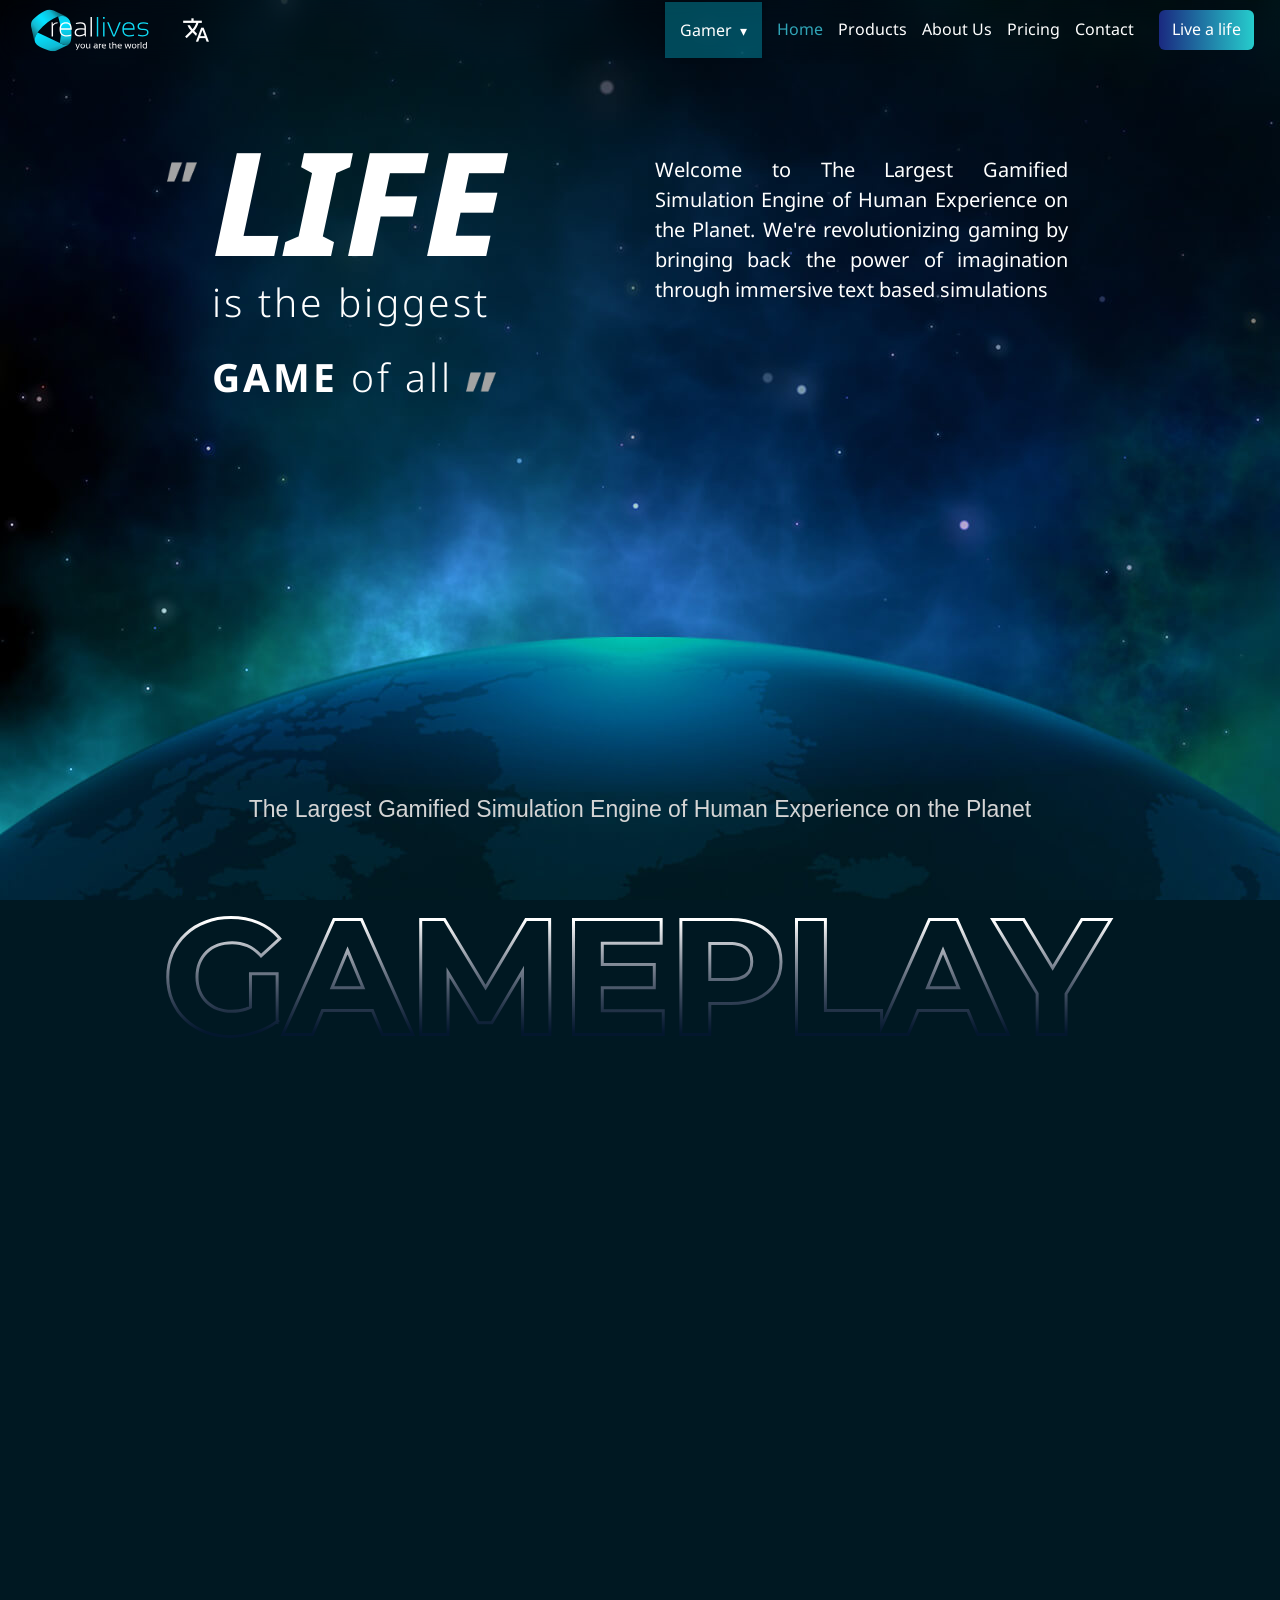
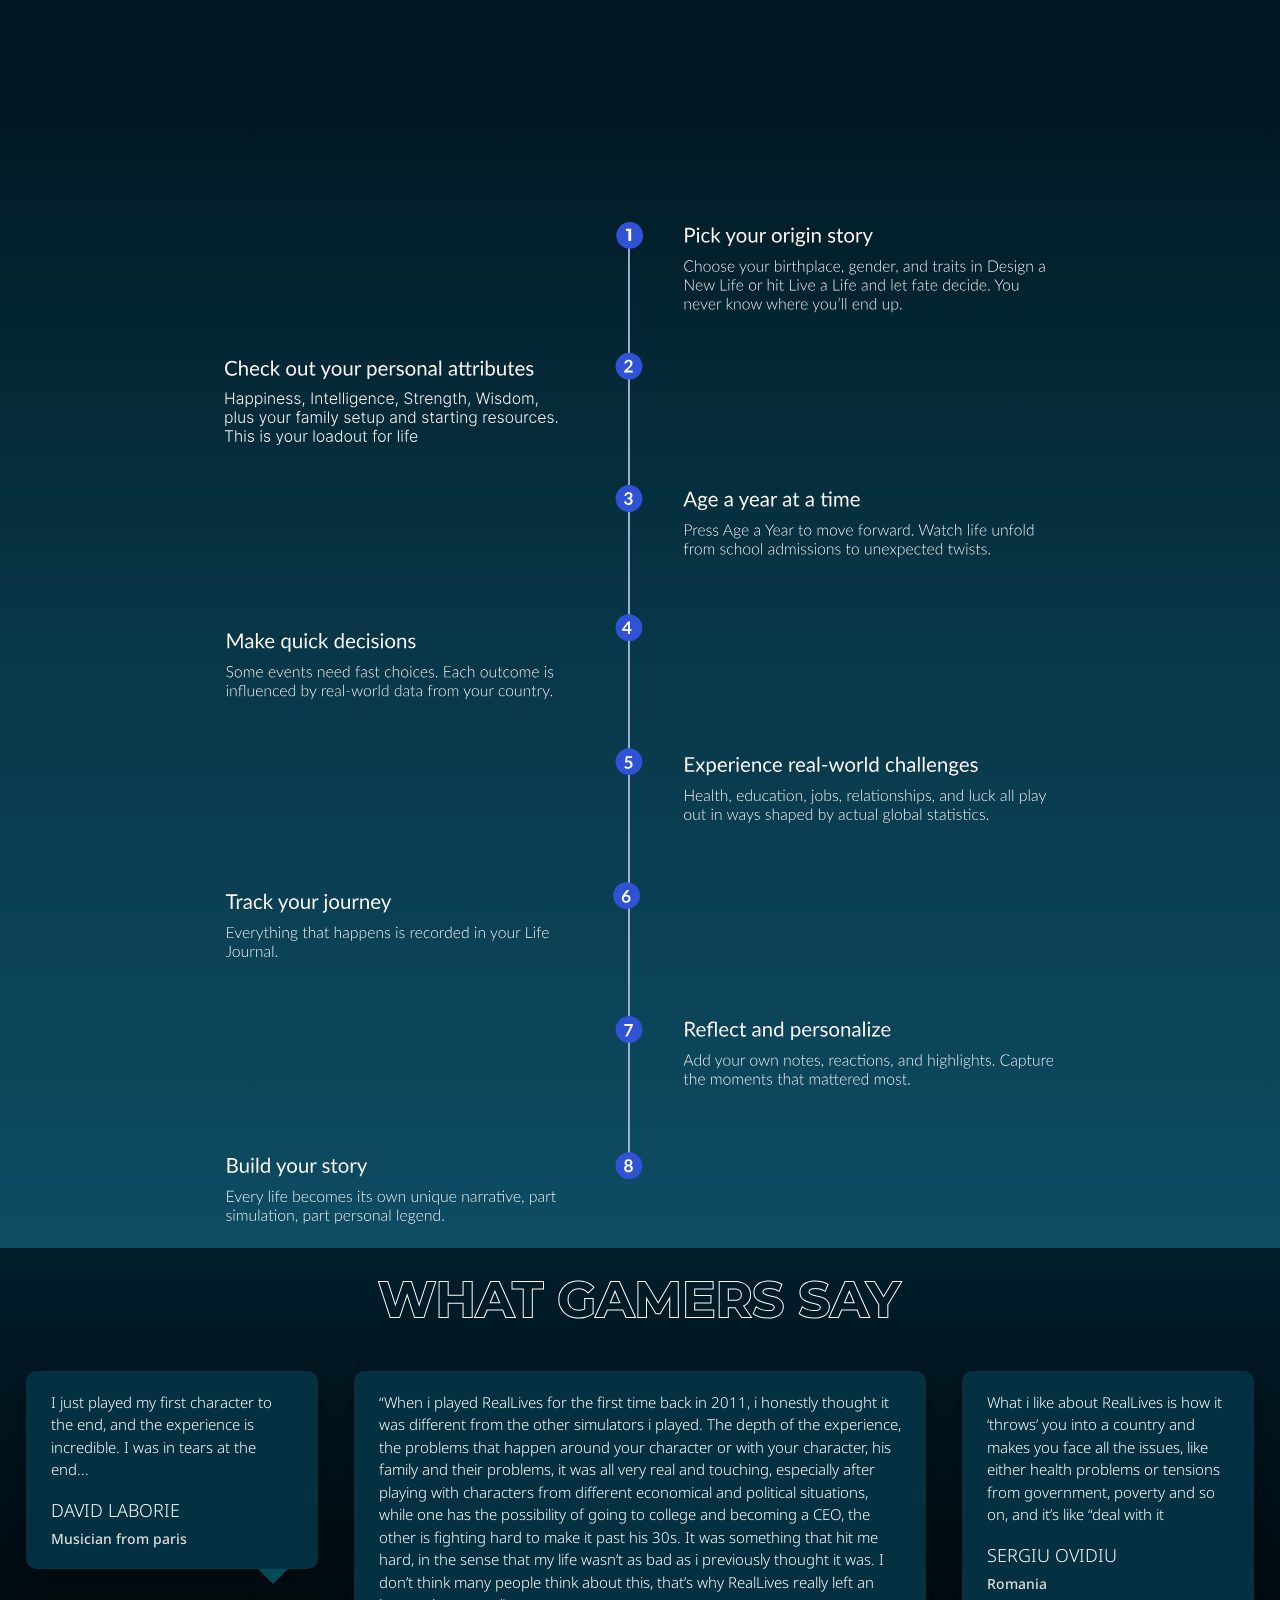
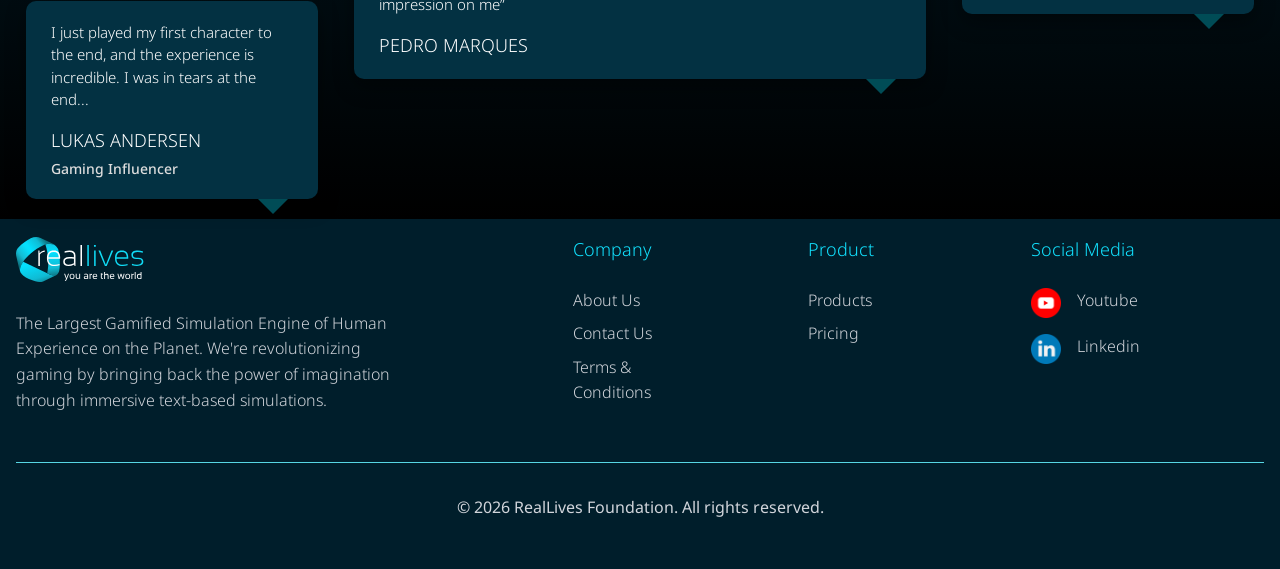
<file: gamer.html>
<!DOCTYPE html>
<html lang="en">
  <head>
    <!-- Google tag (gtag.js) -->
    <script
      async
      src="https://www.googletagmanager.com/gtag/js?id=AW-16856549656"
    ></script>
    <script>
      window.dataLayer = window.dataLayer || [];
      function gtag() {
        dataLayer.push(arguments);
      }
      gtag("js", new Date());
      gtag("config", "AW-16856549656");
    </script>

    <meta charset="UTF-8" />
    <meta name="viewport" content="width=device-width, initial-scale=1.0" />

    <title>RealLives Foundation</title>
    <meta
      name="description"
      content="Empowering Global Citizens Through Immersive Life Simulation"
    />
    <meta
      name="keywords"
      content="RealLives, life simulation, empathy, global citizenship, gamified learning, education technology, changemaker, AI, social impact, cultural awareness, simulation game, global diversity, student engagement, experiential learning, Real AI, RealBoard, Empathy Canvas, ChangeMaker Index"
    />
    <meta name="author" content="RealLives Foundation" />
    <meta
      property="og:title"
      content="RealLives Foundation - Empowering Global Citizens"
    />
    <meta
      property="og:description"
      content="Experience the largest gamified simulation engine of human experience. Foster empathy, global citizenship, and changemaking skills through immersive text-based simulations."
    />
    
    <meta
      name="twitter:title"
      content="RealLives Foundation - Empowering Global Citizens"
    />
    <meta
      name="twitter:description"
      content="Immersive life simulation for empathy, global citizenship, and changemaking."
    />
    

    <meta charset="UTF-8" />
    <meta name="viewport" content="width=device-width, initial-scale=1.0" />

      <meta
      property="og:image"
      content="https://res.cloudinary.com/dexw6sglh/image/upload/v1771840605/reallives-logo_v5cdkc.png"
    />
    <meta
      property="og:image:secure_url"
      content="https://res.cloudinary.com/dexw6sglh/image/upload/v1771840605/reallives-logo_v5cdkc.png"
    />
    <meta property="og:image:type" content="image/png" />
    <meta property="og:title" content="RealLives Foundation" />

    <title>RealLives Foundation</title>
    <meta
      name="description"
      content="Empowering Global Citizens Through Immersive Life Simulation"
    />
    <!-- <link rel="preconnect" href="https://fonts.googleapis.com" />
	<link rel="preconnect" href="https://fonts.gstatic.com" crossorigin /> -->
    <link
      href="https://fonts.googleapis.com/css2?family=Material+Symbols+Outlined"
      rel="stylesheet"
    />

    <!-- <link href="https://fonts.googleapis.com/css2?family=Inter:wght@300;400;500;600;700&display=swap"
		rel="stylesheet" /> -->

    <link rel="stylesheet" href="css/override.css" />
    <link rel="stylesheet" href="css/gamer-css.css" />

    <link rel="stylesheet" href="css/styles.css" />
    <link rel="icon" type="image/svg+xml" href="logo-image/logo.svg" />
    <meta name="theme-color" content="#066d7b" />
  </head>

  <body style="transition: none !important" class="background-pricing">

    <div id="customAlert" class="custom-alert">
      <div class="custom-alert-box">
        <h3>⚠️ Content Protected</h3>
      </div>
    </div>

    <!-- Header -->

    <header class="fixed-postion">
      <div class="container">
        <nav class="nav padding-header">
          <div class="lang-div">
            <a href="Home.html" class="logo">
              <div class="logo-icon logo-icon-reallives">
                <img
                  class="image-fit"
                  src="logo-image/reallives-white-logo.svg"
                  alt=""
                />
              </div>
            </a>
            <div class="language-switcher">
              <span
                id="langIcon"
                class="material-symbols-outlined cursor"
                title="Language"
                style="color: white"
                translate="no"
                >translate
              </span>
              <div id="customDropdown" class="dropdown hidden">
                <div data-value="en">English</div>
                <div data-value="ko">Korean</div>
                <div data-value="sw">Swedish</div>
                <div data-value="ja">Japanese</div>
                <div data-value="de">German</div>
                <div data-value="fr">French</div>
                <div data-value="hi">Hindi</div>
                <div data-value="mr">Marathi</div>
                <div data-value="ur">Urdu</div>
                <div data-value="fi">Finnish</div>
                <div data-value="zh-CN">Chinese (Simplified)</div>
                <div data-value="zh-TW">Chinese (Traditional)</div>
                <div data-value="es">Spanish</div>
                <div data-value="th">Thai</div>
                <div data-value="ms">Malay</div>
                <div data-value="id">Bahasa Indonesia</div>
                <div data-value="nl">Dutch</div>
                <div data-value="gsw">Swiss German</div>
                <div data-value="it">Italian</div>
              </div>
            </div>
          </div>
          <div id="google_translate_element" style="display: none"></div>

          <div class="nav-links background-navelink-color">
            <div class="dropdown-wrapper">
              <button class="dropdown-button gamer-btn-color">Gamer</button>
              <div class="dropdown-menu">
                <a href="school-index.html" target="_blank">
                  School
                  <span
                    class="material-symbols-outlined arrow-left"
                    translate="no"
                  >
                    arrow_outward
                  </span>
                </a>
                <a href="university-index.html" target="_blank">
                  University
                  <span
                    class="material-symbols-outlined arrow-left"
                    translate="no"
                  >
                    arrow_outward
                  </span>
                </a>
                <a href="parent-index.html" target="_blank">
                  Home Schoolers
                  <span
                    class="material-symbols-outlined arrow-left"
                    translate="no"
                  >
                    arrow_outward
                  </span>
                </a>
              </div>
            </div>

            <a href="#gamer-home" class="nav-link active white-nagation-color"
              >Home</a
            >

            <a href="#products" class="nav-link white-nagation-color"
              >Products</a
            >

            <a href="#about-us-gamer" class="nav-link white-nagation-color"
              >About Us</a
            >

            <a href="#pricing" class="nav-link white-nagation-color">Pricing</a>

            <a href="#contact-us" class="nav-link white-nagation-color"
              >Contact</a
            >

            <a
              class="live-a-life-btn white-nagation-color"
              href="https://reallivesworld.com/login"
              target="_blank"
            >
              Live a life
            </a>
          </div>

          <button class="mobile-menu-toggle" aria-label="Toggle menu">
            <span class="background-white"></span>
            <span class="background-white"></span>
            <span class="background-white"></span>
          </button>
        </nav>
      </div>
    </header>

    <!-- Lodder Section -->
    <div id="loader-overlay">
      <div class="loader"></div>
    </div>

    <div id="gamer">
      <!-- gamer screen  -->

      <div
        class="container-wrapper-rc gap-gamer tab-panel active"
        id="gamer-home"
      >
        <div class="gamer-container-screen">
          <img
            class="gamer-image-width"
            src="image/background-gamer-image.jpg"
            alt=""
          />

          <div class="gamer-meddle-text">
            <div class="wrapper-gamer-text">
              <div class="text-gamer-title-box">
                <div class="two-box-text-container">
                  <img
                    class="bracetes-style absolute-cots-gamer"
                    src="image/top-bracetes.png"
                    alt=""
                  />

                  <h1 class="life-text">LIFE</h1>

                  <p class="mid-text-gamer">is the biggest</p>

                  <p class="foot-text-style">
                    <span class="game-text-style">GAME </span> of all
                    <img
                      class="bracetes-style"
                      src="image/top-bracetes.png"
                      alt=""
                    />
                  </p>
                </div>

                <div class="two-box-text-container">
                  <p class="data-gamer-top-text">
                    Welcome to The Largest Gamified Simulation Engine of Human
                    Experience on the Planet. We're revolutionizing gaming by
                    bringing back the power of imagination through immersive
                    text based simulations
                  </p>
                </div>

                <!-- <img class="width-image" src="image/gamer-main-text.svg	" alt="" /> -->
              </div>
            </div>

            <p class="gamer-text-1">
              The Largest Gamified Simulation Engine of Human Experience on the
              Planet
            </p>
          </div>
        </div>

        <div class="gamer-gameplay-container">
          <div class="gameplay-text">
            <img src="image-add/GAMEPLAY.svg" alt="" />
          </div>

          <div class="embed-container-box gamer-top-padding">
            <div class="iframe-wrapper">
              <iframe
                class="iframe-width"
                src="https://demo.arcade.software/T3kOXgmqRKrPgCzTcKQF?embed&embed_mobile=tab&embed_desktop=inline&show_copy_link=true"
                frameborder="0"
              ></iframe>
            </div>
          </div>

          <div class="text-image-data-container margin-top-1">
            <img src="image/gamer-timeline.svg" alt="" />
          </div>

          <div class="what-gamer-says-container">
            <div class="what-gamer-say-box flex-center">
              <img src="image-add/WHAT GAMERS SAY.svg" alt="" />
            </div>

            <div class="message-structure-container">
              <div class="gamer-left-box">
                <div class="review-box">
                  <p>
                    I just played my first character to the end, and the
                    experience is incredible. I was in tears at the end...
                  </p>

                  <span class="span-name-title">
                    <div class="review-author">David Laborie</div>

                    <p>Musician from paris</p>
                  </span>
                </div>

                <div class="review-box">
                  <p>
                    I just played my first character to the end, and the
                    experience is incredible. I was in tears at the end...
                  </p>

                  <span class="span-name-title">
                    <div class="review-author">Lukas andersen</div>

                    <p>Gaming Influencer</p>
                  </span>
                </div>
              </div>

              <div class="mid-gamer-box">
                <div class="review-box">
                  <p>
                    “When i played RealLives for the first time back in 2011, i
                    honestly thought it was different from the other simulators
                    i played. The depth of the experience, the problems that
                    happen around your character or with your character, his
                    family and their problems, it was all very real and
                    touching, especially after playing with characters from
                    different economical and political situations, while one has
                    the possibility of going to college and becoming a CEO, the
                    other is fighting hard to make it past his 30s. It was
                    something that hit me hard, in the sense that my life wasn’t
                    as bad as i previously thought it was. I don’t think many
                    people think about this, that’s why RealLives really left an
                    impression on me”
                  </p>

                  <span class="span-name-title">
                    <div class="review-author">pedro marques</div>

                    <!-- <p>Musician from paris</p> -->
                  </span>
                </div>
              </div>

              <div class="gamer-right-box">
                <div class="review-box">
                  <p>
                    What i like about RealLives is how it ‘throws’ you into a
                    country and makes you face all the issues, like either
                    health problems or tensions from government, poverty and so
                    on, and it’s like “deal with it
                  </p>

                  <span class="span-name-title">
                    <div class="review-author">sergiu ovidiu</div>

                    <p>Romania</p>
                  </span>
                </div>
              </div>
            </div>
          </div>
        </div>
      </div>
      <!-- gamer screen  -->

      <!-- about us  -->
      <section
        id="about-us-gamer"
        class="hero-page background-color-transparent p-t-4 tab-panel"
      >
        <div class="container">
          <div class="tabs">
            <button
              class="tab-btn active"
              data-group="group3"
              data-tab="tabE1"
              data-color="#F2D3BC"
            >
              History
            </button>
            <button
              class="tab-btn"
              data-group="group3"
              data-tab="tabE2"
              data-color="#DCF6E0"
            >
              The Team
            </button>
            <button
              class="tab-btn"
              data-group="group3"
              data-tab="tabE3"
              data-color="#DAEDF1"
            >
              Global Support
            </button>
            <button
                class="tab-btn"
                data-group="group3"
                data-tab="tabE4"
                data-color="rgb(197 211 242)"
              >
               Inventor
              </button>
          </div>

          <div class="tab-content active" data-group="group3" id="tabE1">
            <div class="container-history-tab">
              <div class="history-first-container">
                <div class="image-card-reallives width-88">
                  <img src="gamer-image/reallives-start-1.svg" alt="" />
                </div>
                <div class="image-card-reallives width-88">
                  <img src="gamer-image/reallives-start-2.svg" alt="" />
                </div>
                <div class="image-card-reallives width-88">
                  <img src="gamer-image/reallives-start-3.svg" alt="" />
                </div>
                <div class="image-card-reallives width-88">
                  <img src="image/reallives-logo 1.svg" alt="" />
                </div>

                <div class="image-card-reallives width-88">
                  <img src="image/rl-ai-logo.svg" alt="" />
                </div>
              </div>

              <div class="line-arrow-box">
                <div class="line-inner-box">
                  <div class="arrow-box">
                    <div class="line-arrow-2"></div>
                  </div>

                  <div class="arrow-box">
                    <div class="line-arrow-2"></div>
                  </div>

                  <div class="arrow-box">
                    <div class="line-arrow-2"></div>
                  </div>

                  <div class="arrow-box">
                    <div class="line-arrow-2"></div>
                  </div>

                  <div class="arrow-box">
                    <div class="line-arrow-2"></div>
                  </div>
                </div>
              </div>

              <div class="history-second-container">
                <div class="card-realives-version">
                  <p class="reallives-text-version color-gamer-2a">
                    RealLives 2004
                  </p>

                  <p class="reallives-description-text color-gamer-2a">
                    The first widely adopted version of RealLives that
                    introduced players to a simulation of life across the globe.
                    With a basic UI and limited data, this version laid the
                    foundation for what would become a powerful learning tool on
                    global diversity.
                  </p>
                </div>

                <div class="card-realives-version">
                  <p class="reallives-text-version color-gamer-2a">
                    RealLives 2007
                  </p>

                  <p class="reallives-description-text color-gamer-2a">
                    An improved interface and broader country database made this
                    edition more immersive. RealLives 2007 added more life
                    events, cultural depth, and socio-economic details, bringing
                    users closer to the everyday realities of people worldwide.
                  </p>
                </div>

                <div class="card-realives-version">
                  <p class="reallives-text-version color-gamer-2a">
                    RealLives 2014
                  </p>

                  <p class="reallives-description-text color-gamer-2a">
                    With enhanced graphics and better event logic, this version
                    offered a more detailed life simulation experience. It
                    allowed users to make impactful life decisions and see the
                    consequences unfold over time. This version continued as a
                    standalone desktop application.
                  </p>
                </div>

                <div class="card-realives-version">
                  <p class="reallives-text-version color-gamer-2a">
                    RealLives 2017
                  </p>

                  <p class="reallives-description-text color-gamer-2a">
                    This cloud-based version of RealLives, released in October
                    2017, brought the experience online. With a revamped
                    interface and updated global data, it works seamlessly on
                    all modern browsers and operating systems.
                  </p>
                </div>

                <div class="card-realives-version">
                  <p class="reallives-text-version color-gamer-2a">
                    RealLives 2025
                  </p>

                  <p class="reallives-description-text color-gamer-2a">
                    Powered by AI, this edition delivers personalized life
                    paths, smarter event logic, and real-time global data. A
                    modern interface, dynamic cultural scenarios, and adaptive
                    learning tools make this the most immersive and insightful
                    RealLives experience yet.
                  </p>

                  <span class="current-version"> Current Version </span>
                </div>
              </div>
            </div>
          </div>

          <div class="tab-content" data-group="group3" id="tabE2">
            <div class="reallives-inforamation-container">
              <!-- <div class="container-founder-reallives">
                <div class="image-title-fouder">
                  <span class="inventor-container">
                    <h1 class="color-white-gamer">Inventor</h1>
                    <p class="color-white-gamer">Kathy and Bob Runyan</p>
                  </span>

                  <div class="inventor-image-box">
                    <img
                      class="width-image"
                      src="image-add/bob-image.jpg"
                      alt=""
                    />
                  </div>
                </div>

                <div
                  class="descritpion-container-founder month-count-text-gamer"
                >
                  <p>
                    Bob Runyan grew up in California's emerging Silicon Valley,
                    where early exposure to technology sparked his lifelong
                    curiosity. His travels through Mexico and Europe as a young
                    soccer player deepened his passion for understanding diverse
                    cultures and perspectives.
                  </p>
                  <p>
                    After serving with the Peace Corps in the Seychelles
                    Islands—where he taught math and computer science—Bob
                    transitioned into computer programming in 1989. In 1996,
                    inspired by technology's potential to build empathy, he
                    conceived software that could simulate life experiences
                    worldwide using real statistical data. This vision led him
                    to found Educational Simulations Inc. and launch RealLives
                    in 2001.
                  </p>
                  <p>
                    The partnership that would transform RealLives began when
                    Bob met Dr. Parag Mankeeker through the Ashoka Foundation,
                    recognizing his exceptional vision for the platform's global
                    potential.
                  </p>
                </div>
              </div> -->

              <div class="leader-container-section">
                <div
                  class="descritpion-container-founder month-count-text-gamer"
                >
                  <p>
                    Dr. Parag Mankeeker is a social technology entrepreneur
                    whose journey spans medicine, public health, and
                    anthropology. His multidisciplinary expertise has driven him
                    to tackle complex social challenges, from developing
                    innovative hospitals to managing disaster response systems.
                  </p>
                  <p>
                    Parag's work has taken him to the frontlines of
                    understanding global conflicts, including terrorism research
                    in India and Afghanistan. His commitment to positive change
                    has earned him recognition as both an Ashoka Fellow and
                    Salzburg Seminar Fellow.
                  </p>
                  <p>
                    Now leading RealLives' global expansion, Parag is
                    transforming the platform into a powerful tool for building
                    empathy and socio-emotional learning, advancing the shared
                    dream of creating a more empathetic world.
                  </p>
                </div>

                <div class="image-title-fouder">
                  <span class="inventor-container">
                    <h1 class="color-white-gamer">Leader</h1>
                    <p class="color-white-gamer">Dr. Parag Mankeekar</p>
                  </span>

                  <div class="inventor-image-box">
                    <img
                      class="width-image"
                      src="image-add/ceo-image.jpg"
                      alt=""
                    />
                  </div>
                </div>
              </div>

              <div class="container-founder-reallives">
                <div class="image-title-fouder">
                  <span class="inventor-container">
                    <h1 class="color-white-gamer">Academic  Research Coordinator</h1>
                    <p class="color-white-gamer">Dr. Yogesh Deshpande</p>
                  </span>

                  <div class="inventor-image-box">
                    <img
                      class="width-image"
                      src="image/YDD-2.png"
                      alt=""
                    />
                  </div>
                </div>

                <div class="descritpion-container-founder">
                  <p class="color-white-gamer">
                    Prof. (Dr.) Yogesh Deshpande is an accomplished and student-focused Professor of Information Technology with three decades of teaching, research, and leadership experience. Creates challenging and engaging learning experiences through appropriate use of educational technology tools and applications, inspiring students to pursue academic and personal excellence for becoming life-long learners. 
                  </p>
                  <p class="color-white-gamer">
                    Holds a Ph.D. in Human–Computer Interaction Design from IIT Guwahati. Expertise in curriculum development, evaluation methodologies, academic audits, and human-centred design, with proven leadership roles as Dean and Director in reputed institutions. 
                  </p>
                  <p class="color-white-gamer">
                    Taught a diverse portfolio of courses including Human–Computer Interaction (HCI), Augmented and Virtual Reality (AR/VR), Data Mining, and Applied Statistics, and successfully supervised six Ph.D. scholars in emerging technology domains.
                  </p>
                </div>
              </div>

              <div class="team-reallives-container">
                <h1 class="color-white-gamer">Working Team</h1>

                <div class="team-box-mian working-team-background-color">
                  <div class="name-box-colume">
                    <h3 class="name-user text-card-black-gamer">
                      Parag Mankeekar
                    </h3>
                    <p class="name-profile month-count-text-gamer">
                      Team Leader
                    </p>
                  </div>

                  <div class="name-box-colume">
                    <h3 class="name-user text-card-black-gamer">
                      Ravi Gulhane
                    </h3>
                    <p class="name-profile month-count-text-gamer">CTO</p>
                  </div>

                  <div class="name-box-colume">
                    <h3 class="name-user text-card-black-gamer">
                      Ajit Ghanekar
                    </h3>
                    <p class="name-profile month-count-text-gamer">
                      Chief Stasitician
                    </p>
                  </div>

                  <div class="name-box-colume">
                    <h3 class="name-user text-card-black-gamer">
                      Atharva Nijampurkar
                    </h3>
                    <p class="name-profile month-count-text-gamer">
                      Senior Backend Developer
                    </p>
                  </div>

                  <div class="name-box-colume">
                    <h3 class="name-user text-card-black-gamer">
                      Pankaj Sapkal
                    </h3>
                    <p class="name-profile month-count-text-gamer">
                      Chief Strategist
                    </p>
                  </div>

                  <div class="name-box-colume">
                    <h3 class="name-user text-card-black-gamer">
                      Vidya Mankeekar
                    </h3>
                    <p class="name-profile month-count-text-gamer">
                      Account and HR
                    </p>
                  </div>

                  <div class="name-box-colume">
                    <h3 class="name-user text-card-black-gamer">
                      Adarsh Vishwakarma
                    </h3>
                    <p class="name-profile month-count-text-gamer">
                      Frontend Developer
                    </p>
                  </div>

                  <div class="name-box-colume">
                    <h3 class="name-user text-card-black-gamer">
                      Viraj Kabbur
                    </h3>
                    <p class="name-profile month-count-text-gamer">
                      Product Manager
                    </p>
                  </div>

                  <div class="name-box-colume">
                    <h3 class="name-user text-card-black-gamer">
                      Janhavi Desai
                    </h3>
                    <p class="name-profile month-count-text-gamer">
                      Translation Intern
                    </p>
                  </div>

                  <div class="name-box-colume">
                    <h3 class="name-user text-card-black-gamer">
                      Sakshi Kulkarni
                    </h3>
                    <p class="name-profile month-count-text-gamer">
                      Translation Intern
                    </p>
                  </div>

                  <div class="name-box-colume">
                    <h3 class="name-user text-card-black-gamer">
                      Bhoomi Luniya
                    </h3>
                    <p class="name-profile month-count-text-gamer">AI Intern</p>
                  </div>
                </div>
              </div>

              <div class="interant-team-member-container">
                <div class="inerant-description-container">
                  <h1 class="text-title-inerant color-white-gamer">
                    Itinerant Team Members
                  </h1>

                  <div
                    class="descritpion-container-founder padding-top-0 month-count-text-gamer"
                  >
                    <p>
                      We extend our deepest gratitude to the many talented
                      professionals from the Neeti team whose significant
                      contributions helped bring this ambitious project to life.
                      Their expertise and dedication laid crucial groundwork for
                      RealLives' continued evolution.
                    </p>

                    <p>
                      Over the past three years, more than 200 passionate
                      interns from diverse backgrounds and disciplines have
                      poured their energy into this labor of love. These
                      remarkable individuals—spanning fields from technology and
                      education to social sciences and design—have each left
                      their mark on RealLives, contributing fresh perspectives,
                      innovative solutions, and countless hours of dedicated
                      work.
                    </p>

                    <p>
                      We are profoundly grateful to the following organizations
                      for their generous support in connecting us with
                      exceptional talent. By providing outstanding interns who
                      shared our vision for building empathy through technology,
                      these institutions have become integral partners in our
                      mission to create a more understanding world. Their
                      commitment to fostering meaningful educational and
                      professional experiences has directly contributed to
                      RealLives' growth and impact.
                    </p>

                    <p>
                      To every intern, mentor, and supporting organization—your
                      contributions have not only advanced our platform but have
                      also embodied the very spirit of global collaboration and
                      cultural exchange that RealLives seeks to promote.
                    </p>
                  </div>
                </div>

                <div class="name-change-animation-box">
                  <div class="name-box black-card-color color-white-gamer">
                    <div class="slot slot-1 color-white-gamer">
                      <p>Manisha Sathe</p>
                      <p>Vivek Rishi</p>
                      <p>Paresh Deshpande</p>
                      <p>Nikhil Jain</p>
                      <p>Purva Deshpande</p>
                      <p>Sateesh Khomne</p>
                      <p>Namita Pandya</p>
                      <p>Abhijit Kuljkarni</p>
                      <p>Aniruddha Bhide</p>
                      <p>Chaitanya Joshi</p>
                      <p>Tejas Chitale</p>
                      <p>Pinaki Dixit</p>
                      <p>Bob Runyan</p>
                    </div>

                    <!-- Slot 2 -->

                    <div class="slot slot-2">
                      <p>Omkar Chandrachud</p>
                      <p>Makarand Vagaskar</p>
                      <p>Dilip Kalantri</p>
                      <p>Dr. Manasi Abhyankar</p>
                      <p>Lukesh Bundele</p>
                      <p>Yogini Barde</p>
                      <p>Aditi Thombre</p>
                      <p>Ramesh Garudkar</p>
                      <p>Sarita Karde</p>
                      <p>Anjani Pathak</p>
                      <p>Jaganntah Shelar</p>
                      <p>Sharvari Kulkarni</p>
                    </div>
                  </div>
                </div>
              </div>
            </div>
          </div>

          <div class="tab-content" data-group="group3" id="tabE3">
            <div class="container-main-global-suport">
              <div class="container-thanks-box">
                <h1 class="special-thanks-title color-white-gamer">
                  Special Thanks
                </h1>

                <div class="special-thanks-container">
                  <div class="colume-box-data special-thanks-backgroundcolor">
                    <div class="image-thanks-box">
                      <img
                        class="width-image"
                        src="global-support-image/thanks-ashoka-img.jpg"
                        alt=""
                      />
                    </div>

                    <p class="text-card-black-gamer">
                      We thank Ashoka for fostering empathy and social
                      innovation worldwide. Their recognition of Dr. Parag
                      Mankeeker as an Ashoka Fellow validated our mission and
                      connected us with a global network of changemakers who
                      share our vision of building cross-cultural understanding
                      through transformative education.
                    </p>
                  </div>

                  <div class="colume-box-data special-thanks-backgroundcolor">
                    <div class="image-thanks-box">
                      <img
                        class="width-image"
                        src="global-support-image/bmgi-img.jpg"
                        alt=""
                      />
                    </div>

                    <p class="text-card-black-gamer">
                      We thank BMGI Global for their strategic partnership and
                      management consulting expertise across India and the Asia
                      Pacific region. Their professional guidance has helped us
                      navigate complex markets while staying true to our mission
                      of creating meaningful educational impact through
                      technology.
                    </p>
                  </div>

                  <div class="colume-box-data special-thanks-backgroundcolor">
                    <div class="image-thanks-box">
                      <img
                        class="width-image"
                        src="global-support-image/impact-world-img.png"
                        alt=""
                      />
                    </div>

                    <p class="text-card-black-gamer">
                      We are grateful to Ashoka Globalizer for accelerating our
                      worldwide impact. Their specialized support in scaling
                      social innovations has been instrumental in helping
                      RealLives reach new communities globally, amplifying our
                      ability to foster empathy and understanding in classrooms
                      around the world.
                    </p>
                  </div>
                </div>
              </div>

              <div class="container-gratfull-reallives">
                <h1 class="special-thanks-title color-white-gamer">
                  Always Grateful
                </h1>

                <div class="colume-gratefull-reallives">
                  <div class="members-colume-box">
                    <div class="image-thanks-box">
                      <img
                        class="width-image"
                        src="global-support-image/Lee Hartwell-img.jpg"
                        alt=""
                      />
                    </div>

                    <div class="descritption-profile-box">
                      <span>
                        <h4 class="memebr-name-title color-white-gamer">
                          Lee Hartwell
                        </h4>
                        <p class="country-title-text text-card-black-gamer">
                          Arizona, USA
                        </p>
                      </span>

                      <p class="member-descritption-text text-card-black-gamer">
                        Nobel Laureate (2001), Nobel Prize in Physiology or
                        Medicine
                      </p>
                    </div>
                  </div>

                  <div class="members-colume-box">
                    <div class="image-thanks-box">
                      <img
                        class="width-image"
                        src="global-support-image/David Gibson-img.jpg"
                        alt=""
                      />
                    </div>

                    <div class="descritption-profile-box">
                      <span>
                        <h4 class="memebr-name-title color-white-gamer">
                          David Gibson
                        </h4>
                        <p class="country-title-text text-card-black-gamer">
                          Perth, Australia
                        </p>
                      </span>

                      <p class="member-descritption-text text-card-black-gamer">
                        Director | Learning Futures | Curtin Learning and
                        Teaching, Australia.
                      </p>
                    </div>
                  </div>

                  <div class="members-colume-box">
                    <div class="image-thanks-box">
                      <img
                        class="width-image"
                        src="global-support-image/Laura Giadorou-Koch-img.jpg"
                        alt=""
                      />
                    </div>

                    <div class="descritption-profile-box">
                      <span>
                        <h4 class="memebr-name-title color-white-gamer">
                          Laura Giadorou-Koch
                        </h4>
                        <p class="country-title-text text-card-black-gamer">
                          NY, USA
                        </p>
                      </span>

                      <p class="member-descritption-text text-card-black-gamer">
                        Practiced corporate law on Wall Street. System-level
                        social entrepreneur and innovative educator & CEO
                      </p>
                    </div>
                  </div>

                  <div class="members-colume-box">
                    <div class="image-thanks-box">
                      <img
                        class="width-image"
                        src="global-support-image/Naresh Shahani-img.jpg"
                        alt=""
                      />
                    </div>

                    <div class="descritption-profile-box">
                      <span>
                        <h4 class="memebr-name-title color-white-gamer">
                          Naresh Shahani
                        </h4>
                        <p class="country-title-text text-card-black-gamer">
                          Mumbai, India
                        </p>
                      </span>

                      <p class="member-descritption-text text-card-black-gamer">
                        MD and Founder, BMGI India Business Coach Innovation and
                        Organic Growth with Consulting Experience
                      </p>
                    </div>
                  </div>

                  <div class="members-colume-box">
                    <div class="image-thanks-box">
                      <img
                        class="width-image"
                        src="global-support-image/Abhay Nalawade-img.jpg"
                        alt=""
                      />
                    </div>

                    <div class="descritption-profile-box">
                      <span>
                        <h4 class="memebr-name-title color-white-gamer">
                          Abhay Nalawade
                        </h4>
                        <p class="country-title-text text-card-black-gamer">
                          Pune, India
                        </p>
                      </span>

                      <p class="member-descritption-text text-card-black-gamer">
                        Advisor for start-ups, technology companies, social
                        organizations, Entrepreneur & Ex-MD/CEO of Thermax
                      </p>
                    </div>
                  </div>

                  <div class="members-colume-box">
                    <div class="image-thanks-box">
                      <img
                        class="width-image"
                        src="global-support-image/Milind Desai-img.jpg"
                        alt=""
                      />
                    </div>

                    <div class="descritption-profile-box">
                      <span>
                        <h4 class="memebr-name-title color-white-gamer">
                          Milind Desai
                        </h4>
                        <p class="country-title-text text-card-black-gamer">
                          Mumbai, India
                        </p>
                      </span>

                      <p class="member-descritption-text text-card-black-gamer">
                        Advisor, Trackball Consultancy Services Private Limited
                      </p>
                    </div>
                  </div>
                </div>
              </div>

              <div class="team-reallives-container">
                <h1 class="text-center color-white-gamer">Thanks</h1>

                <div class="team-box-mian working-team-background-color">
                  <div class="name-box-colume">
                    <h3 class="name-user text-card-black-gamer">
                      Natya Tatineni
                    </h3>
                    <p class="name-profile month-count-text-gamer">
                      Bangalore, India
                    </p>
                  </div>

                  <div class="name-box-colume">
                    <h3 class="name-user text-card-black-gamer">Bob Runyan</h3>
                    <p class="name-profile month-count-text-gamer">
                      Chico, CA, USA
                    </p>
                  </div>

                  <div class="name-box-colume">
                    <h3 class="name-user text-card-black-gamer">
                      Neelesh Kulkarni
                    </h3>
                    <p class="name-profile month-count-text-gamer">
                      Pune, India
                    </p>
                  </div>

                  <div class="name-box-colume">
                    <h3 class="name-user text-card-black-gamer">
                      Anil Paranjape
                    </h3>
                    <p class="name-profile month-count-text-gamer">
                      Pune, India
                    </p>
                  </div>

                  <div class="name-box-colume">
                    <h3 class="name-user text-card-black-gamer">
                      Hemant Karandikar
                    </h3>
                    <p class="name-profile month-count-text-gamer">
                      Pune, India
                    </p>
                  </div>

                  <div class="name-box-colume">
                    <h3 class="name-user text-card-black-gamer">
                      Milind Desai
                    </h3>
                    <p class="name-profile month-count-text-gamer">
                      Mumbai, India
                    </p>
                  </div>

                  <div class="name-box-colume">
                    <h3 class="name-user text-card-black-gamer">
                      Vibhas Chandrachood
                    </h3>
                    <p class="name-profile month-count-text-gamer">
                      Lexington, KY, USA
                    </p>
                  </div>

                  <div class="name-box-colume">
                    <h3 class="name-user text-card-black-gamer">Hiren Bhat</h3>
                    <p class="name-profile month-count-text-gamer">
                      Detroit, MI, USA
                    </p>
                  </div>

                  <div class="name-box-colume">
                    <h3 class="name-user text-card-black-gamer">
                      Parimal Tathawadekar
                    </h3>
                    <p class="name-profile month-count-text-gamer">
                      Detroit, MI, USA
                    </p>
                  </div>

                  <div class="name-box-colume">
                    <h3 class="name-user text-card-black-gamer">
                      Daniel Truran
                    </h3>
                    <p class="name-profile month-count-text-gamer">
                      Madrid, Spain
                    </p>
                  </div>
                </div>
              </div>
            </div>
          </div>

          <div class="tab-content" data-group="group3" id="tabE4">

                 <div class="container-founder-reallives">
                  <div class="image-title-fouder">
                    <span class="inventor-container">
                      <h1 class="color-white-gamer">Inventor</h1>
                      <p class="color-white-gamer">Kathy and Bob Runyan</p>
                    </span>

                    <div class="inventor-image-box">
                      <img
                        class="width-image"
                        src="image-add/bob-image.jpg"
                        alt=""
                      />
                    </div>
                  </div>

                  <div class="descritpion-container-founder">
                    <p class="color-white-gamer">
                      Bob Runyan grew up in California's emerging Silicon
                      Valley, where early exposure to technology sparked his
                      lifelong curiosity. His travels through Mexico and Europe
                      as a young soccer player deepened his passion for
                      understanding diverse cultures and perspectives.
                    </p>
                    <p class="color-white-gamer">
                      After serving with the Peace Corps in the Seychelles
                      Islands—where he taught math and computer science—Bob
                      transitioned into computer programming in 1989. In 1996,
                      inspired by technology's potential to build empathy, he
                      conceived software that could simulate life experiences
                      worldwide using real statistical data. This vision led him
                      to found Educational Simulations Inc. and launch RealLives
                      in 2001.
                    </p>
                    <p class="color-white-gamer">
                      The partnership that would transform RealLives began when
                      Bob met Dr. Parag Mankeeker through the Ashoka Foundation,
                      recognizing his exceptional vision for the platform's
                      global potential.
                    </p>
                  </div>
                </div>
              
            </div>
        </div>
      </section>

      <!-- about us  -->

      <!-- pricing  section -->
      <section
        id="pricing"
        class="hero-page background-color-transparent tab-panel padding-top-override-class"
      >
        <div class="container">
          <div class="container-reallives-pricing">
            <div class="wraper-container-pricing-colume">
              <div class="pricing-head-top">
                <span class="head-info-container">
                  <p class="reallives-licenses-text color-card-pricing">
                    RealLives Licenses
                  </p>
                </span>
              </div>

              <div class="wrapper-pricing-gamer">
                <!-- <div class="reallive-licence-work-box"></div> -->

                <div
                  class="wrapper-pricing-content wrapper-inlcuded-and-product"
                >
                  <div
                    class="price-card-box border-none background-gamer-card black-card-color"
                  >
                    <div class="top-header-price gap-0 border-bottom-white">
                      <h3 class="text-licences-class color-card-pricing">
                        Wanderer
                      </h3>

                      <span class="doller-wapper-box">
                        <h5 class="doller-price-text color-card-pricing">
                          $7.99
                        </h5>

                        <p class="month-count-text month-count-text-gamer">
                          /1 Year Validity
                        </p>
                      </span>
                    </div>

                    <div class="bottom-data-text">
                      <div class="price-data-text-lebel">
                        <span class="student-count-and-lives"> </span>

                        <span class="flex-style">
                          <h4 class="total-life-text color-card-pricing">
                            Max Lives : 50
                          </h4>
                        </span>
                      </div>

                      <div class="wrapper-button">
                        <button
                          class="get-started-btn-background black-card-color color-card-pricing openModal"
                        >
                          Get Started
                          <span
                            class="material-symbols-outlined"
                            translate="no"
                          >
                            arrow_forward
                          </span>
                        </button>
                      </div>
                    </div>
                  </div>

                  <div
                    class="price-card-box background-gamer-card border-none black-card-color"
                  >
                    <div class="top-header-price gap-0 border-bottom-white">
                      <h3 class="text-licences-class color-card-pricing">
                        Explore
                      </h3>

                      <span class="flex-center-colume">
                        <div class="inner-price-head">
                          <h5 class="doller-price-text color-card-pricing">
                            $9.99
                          </h5>

                          <p class="month-count-text month-count-text-gamer">
                            / 1 Year Validity
                          </p>
                        </div>
                      </span>

                      <span>
                        <!-- <p class="student-count-text">300 Students</p> -->
                      </span>
                    </div>

                    <div class="bottom-data-text">
                      <div class="price-data-text-lebel">
                        <span class="student-count-and-lives"> </span>
                        <span class="flex-style">
                          <h4 class="total-life-text color-card-pricing">
                            Max Lives : 100
                          </h4>
                        </span>
                      </div>

                      <div class="wrapper-button">
                        <button
                          class="get-started-btn-background black-card-color color-card-pricing openModal"
                        >
                          Get Started
                          <span
                            class="material-symbols-outlined"
                            translate="no"
                          >
                            arrow_forward
                          </span>
                        </button>
                      </div>
                    </div>
                  </div>

                  <div
                    class="price-card-box card-linear-background border-none"
                  >
                    <div class="top-header-price gap-0">
                      <h3 class="text-licences-class color-card-pricing">
                        Voyager
                      </h3>

                      <span class="flex-center-colume">
                        <div class="inner-price-head">
                          <h5 class="doller-price-text color-card-pricing">
                            $12.99
                          </h5>

                          <p class="month-count-text month-count-text-gamer">
                            /2 Year Validity
                          </p>
                        </div>
                      </span>

                      <span>
                        <!-- <p class="student-count-text">300 Students</p> -->
                      </span>
                    </div>

                    <div class="bottom-data-text">
                      <div class="price-data-text-lebel">
                        <span class="student-count-and-lives"> </span>
                        <span class="flex-style">
                          <h4 class="total-life-text color-card-pricing">
                            Max Lives : 200
                          </h4>
                        </span>
                      </div>

                      <div class="wrapper-button">
                        <button class="get-started-btn-background openModal">
                          Get Started
                          <span
                            class="material-symbols-outlined"
                            translate="no"
                          >
                            arrow_forward
                          </span>
                        </button>
                      </div>
                    </div>
                  </div>

                  <div
                    class="price-card-box card-linear-background border-none"
                  >
                    <div class="top-header-price gap-0">
                      <h3 class="text-licences-class color-card-pricing">
                        Trailblazer
                      </h3>

                      <span class="flex-center-colume">
                        <div class="inner-price-head">
                          <h5 class="doller-price-text color-card-pricing">
                            $19.99
                          </h5>

                          <p class="month-count-text month-count-text-gamer">
                            /3 Year Validity
                          </p>
                        </div>
                      </span>

                      <span>
                        <!-- <p class="student-count-text">300 Students</p> -->
                      </span>
                    </div>

                    <div class="bottom-data-text">
                      <div class="price-data-text-lebel">
                        <span class="student-count-and-lives"> </span>
                        <span class="flex-style">
                          <h4 class="total-life-text color-card-pricing">
                            Max Lives : 1000
                          </h4>
                        </span>
                      </div>

                      <div class="wrapper-button">
                        <button class="get-started-btn-background openModal">
                          Get Started
                          <span
                            class="material-symbols-outlined"
                            translate="no"
                          >
                            arrow_forward
                          </span>
                        </button>
                      </div>
                    </div>
                  </div>

                  <div class="wrapper-message-container">
                    <div class="message-card">
                      <p>You Save $600 with this plan</p>
                    </div>
                  </div>
                </div>
              </div>
            </div>

            <div class="wrapper-inlcuded-and-product gap-0">
              <div class="what-included-container flex-center-colume">
                <h3 class="color-white-gamer-text">What’s Included?</h3>

                <p class="description-included-text color-white-gamer-text">
                  All plans include the same core features No hidden costs.
                  Complete transparency
                </p>
              </div>

              <div class="products-grid product-grid-colume margin-top">
                <div
                  class="product-card fade-in product-padding card-grid-class color-background-card-222222"
                  style="
                    animation-delay: 0.2s;
                    animation-fill-mode: forwards;
                    transform: translateY(0px) scale(1);
                  "
                >
                  <div class="product-icon width-flex-class">
                    <img src="logo-image/real-r-logo.svg" alt="" />
                  </div>
                  <h3 class="product-title text-center color-white-gamer-text">
                    RealLives Simulation
                  </h3>
                  <p
                    class="product-description text-center color-white-gamer-text"
                  >
                    Experience life from birth to death in different countries
                    and circumstances. Make decisions that shape your virtual
                    life while learning about global inequalities and cultural
                    differences.
                  </p>
                  <div
                    class="product-features flex-center-colume product-features"
                  >
                    <span
                      class="feature-tag color-white-gamer-text redirect-background-color-card"
                      >Life Simulation</span
                    >
                    <span
                      class="feature-tag color-white-gamer-text redirect-background-color-card"
                      >Cultural Awareness</span
                    >
                  </div>
                  <a
                    href="#products"
                    data-tab="tab1"
                    class="product-link width-flex-class hover-product color-white-gamer-text"
                  >
                    Learn More
                    <svg
                      width="16"
                      height="16"
                      fill="currentColor"
                      viewBox="0 0 16 16"
                    >
                      <path
                        d="M8 0a8 8 0 1 1 0 16A8 8 0 0 1 8 0zM4.5 7.5a.5.5 0 0 0 0 1h5.793l-2.147 2.146a.5.5 0 0 0 .708.708l3-3a.5.5 0 0 0 0-.708l-3-3a.5.5 0 1 0-.708.708L10.293 7.5H4.5z"
                      ></path>
                    </svg>
                  </a>
                </div>

                <div
                  class="product-card fade-in product-padding card-grid-class card-2::before color-background-card-222222"
                  style="
                    animation-delay: 0.2s;
                    animation-fill-mode: forwards;
                    transform: translateY(0px) scale(1);
                  "
                >
                  <div class="product-icon width-flex-class">
                    <img src="logo-image/empathy-logo.svg" alt="" />
                  </div>
                  <h3 class="product-title text-center color-white-gamer-text">
                    Empathy Canvas
                  </h3>
                  <p
                    class="product-description text-center color-white-gamer-text"
                  >
                    A structured reflection framework that helps students
                    process their RealLives experiences and develop deeper
                    empathy through guided self-reflection and peer discussion.
                  </p>
                  <div
                    class="product-features flex-center-colume product-features"
                  >
                    <span
                      class="feature-tag color-white-gamer-text redirect-background-color-card"
                      >Reflection Tool</span
                    >
                    <span
                      class="feature-tag color-white-gamer-text redirect-background-color-card"
                      >Empathy Building</span
                    >
                  </div>
                  <a
                    href="#products"
                    data-tab="tab2"
                    class="product-link width-flex-class hover-product color-white-gamer-text"
                  >
                    Learn More
                    <svg
                      width="16"
                      height="16"
                      fill="currentColor"
                      viewBox="0 0 16 16"
                    >
                      <path
                        d="M8 0a8 8 0 1 1 0 16A8 8 0 0 1 8 0zM4.5 7.5a.5.5 0 0 0 0 1h5.793l-2.147 2.146a.5.5 0 0 0 .708.708l3-3a.5.5 0 0 0 0-.708l-3-3a.5.5 0 1 0-.708.708L10.293 7.5H4.5z"
                      ></path>
                    </svg>
                  </a>
                </div>

                <div
                  class="product-card fade-in product-padding card-grid-class color-background-card-222222"
                  style="
                    animation-delay: 0.2s;
                    animation-fill-mode: forwards;
                    transform: translateY(0px) scale(1);
                  "
                >
                  <div class="product-icon width-flex-class">
                    <img src="logo-image/realboard-logo.svg" alt="" />
                  </div>
                  <h3 class="product-title text-center color-white-gamer-text">
                    RealBoard
                  </h3>
                  <p
                    class="product-description text-center color-white-gamer-text"
                  >
                    A safe, private social platform where students can share
                    their RealLives experiences, engage in meaningful
                    discussions, and learn from diverse perspectives in a
                    moderated environment.
                  </p>
                  <div
                    class="product-features flex-center-colume product-features"
                  >
                    <span
                      class="feature-tag color-white-gamer-text redirect-background-color-card"
                      >Social Platform</span
                    >
                    <span
                      class="feature-tag color-white-gamer-text redirect-background-color-card"
                      >Peer Learning</span
                    >
                  </div>
                  <a
                    href="#products"
                    data-tab="tab3"
                    class="product-link width-flex-class hover-product color-white-gamer-text"
                  >
                    Learn More
                    <svg
                      width="16"
                      height="16"
                      fill="currentColor"
                      viewBox="0 0 16 16"
                    >
                      <path
                        d="M8 0a8 8 0 1 1 0 16A8 8 0 0 1 8 0zM4.5 7.5a.5.5 0 0 0 0 1h5.793l-2.147 2.146a.5.5 0 0 0 .708.708l3-3a.5.5 0 0 0 0-.708l-3-3a.5.5 0 1 0-.708.708L10.293 7.5H4.5z"
                      ></path>
                    </svg>
                  </a>
                </div>

                <div
                  class="product-card fade-in product-padding card-grid-class color-background-card-222222"
                  style="animation-delay: 0.2s; animation-fill-mode: forwards"
                >
                  <div class="product-icon width-flex-class">
                    <img src="logo-image/changemaker-logo.svg" alt="" />
                  </div>
                  <h3 class="product-title text-center color-white-gamer-text">
                    ChangeMaker Index
                  </h3>
                  <p
                    class="product-description text-center color-white-gamer-text"
                  >
                    Revolutionary assessment tool that measures 18 global
                    competencies through gameplay decisions rather than
                    self-reporting, providing authentic insights into student
                    development.
                  </p>
                  <div
                    class="product-features flex-center-colume product-features"
                  >
                    <span
                      class="feature-tag color-white-gamer-text redirect-background-color-card"
                      >Assessment Tool</span
                    >
                    <span
                      class="feature-tag color-white-gamer-text redirect-background-color-card"
                      >18 Competencies</span
                    >
                  </div>
                  <a
                    href="#products"
                    data-tab="tab4"
                    class="product-link width-flex-class hover-product color-white-gamer-text"
                  >
                    Learn More
                    <svg
                      width="16"
                      height="16"
                      fill="currentColor"
                      viewBox="0 0 16 16"
                    >
                      <path
                        d="M8 0a8 8 0 1 1 0 16A8 8 0 0 1 8 0zM4.5 7.5a.5.5 0 0 0 0 1h5.793l-2.147 2.146a.5.5 0 0 0 .708.708l3-3a.5.5 0 0 0 0-.708l-3-3a.5.5 0 1 0-.708.708L10.293 7.5H4.5z"
                      ></path>
                    </svg>
                  </a>
                </div>
              </div>
            </div>
          </div>
        </div>

        <div class="show-tool-info" style="display: none">
          <p>
            Based on your requirements, we recommend the most suitable license
            plan, plus show an alternative option for comparison. All features
            remain the same across plans - only student capacity and life
            credits differ
          </p>
        </div>
      </section>

      <!-- pricing-section  -->

      <!-- product section  -->

      <section
        id="products"
        class="background-color-transparent overflow-hidden padding-hero-top tab-panel"
      >
        <div class="container-override">
          <div class="product-section-container">
            <div class="video-section-container">
              <div class="tabs">
                <button
                  class="tab-btn active"
                  data-group="group1"
                  data-tab="tab1"
                  data-color="#D2F0F5"
                >
                  RealLives Sim
                </button>
                <button
                  class="tab-btn"
                  data-group="group1"
                  data-tab="tab2"
                  data-color="#FBE7BD"
                >
                  RL ChangeMaker Index
                </button>
                <button
                  class="tab-btn"
                  data-group="group1"
                  data-tab="tab3"
                  data-color="#DAC7EB"
                >
                  Empathy Canvas
                </button>
                <button
                  class="tab-btn"
                  data-group="group1"
                  data-tab="tab4"
                  data-color="#A3D0F0"
                >
                  RealBoard
                </button>
                <button
                  class="tab-btn"
                  data-group="group1"
                  data-tab="tab5"
                  data-color="#ACE8F1"
                >
                  Real AI
                </button>
              </div>

              <div
                class="tab-content tab-content-override active"
                data-group="group1"
                id="tab1"
              >
                <div class="container-tab-video-section">
                  <div class="wrapper-video-padding padding-top-0">
                    <section
                      class="hero background-color-transparent padding-top-0"
                    >
                      <!-- add background image  -->

                      <div class="hero-background">
                        <video
                          id="heroVideo"
                          class="width-100"
                          src="video/RL STEM DARK.mp4"
                          autoplay
                          muted
                          loop
                          playsinline
                        ></video>

                        <div class="video-footer-button">
                          <div
                            class="button-number active"
                            onclick="changeVideo('video/RL STEM DARK.mp4', this)"
                          >
                            1
                          </div>

                          <div
                            class="button-number"
                            onclick="changeVideo('video/RL 21ST CENTURY SKILLS DARK.mp4', this)"
                          >
                            2
                          </div>
                        </div>
                      </div>

                      <!-- add background image  -->
                    </section>
                  </div>

                  <div class="reallives-data-container">
                    <div
                      class="reallives-info-data-label padding-add-tab-content"
                    >
                      <div class="left-matter-reallives">
                        <h1 class="white-nagation-color">
                          Why RealLives matters?
                        </h1>

                        <div
                          class="left-paragraph-container white-nagation-color"
                        >
                          <p>
                            Using real-world demographic and economic data, the
                            simulation places students in authentic scenarios
                            where they make decisions about school, work,
                            family, health, and more. Every choice leads to
                            realistic consequences, shaped by global inequality,
                            access, and opportunity.
                          </p>

                          <p>
                            RealLives isn’t just a game—it’s a window into the
                            lived experience of people across the globe. Whether
                            you’re born into a wealthy family in Sweden or a
                            struggling household in rural India, the simulation
                            challenges you to navigate life based on real-world
                            constraints and possibilities.
                          </p>
                        </div>
                      </div>

                      <div class="right-reallives-image">
                        <img src="image-add/reallives-world-img.svg" alt="" />
                      </div>
                    </div>
                  </div>

                  <div class="wrapper-footer-container">
                    <div class="wrapper-footer-padding padding-add-tab-content">
                      <div
                        class="footer-empathy-experience color-background-card-222222"
                      >
                        <div class="overlap-data-container">
                          <h1 class="foster-text-style white-nagation-color">
                            Foster Empathy Through Experience
                          </h1>

                          <p
                            class="foster-description-text white-nagation-color"
                          >
                            By making choices and living consequences, students
                            organically develop empathy. They begin to ask: What
                            would I do in this situation? What opportunities
                            would I miss or gain just by being born elsewhere?
                          </p>
                        </div>
                      </div>
                    </div>

                    <div
                      class="embed-html-container padding-add-tab-content padding-top-0"
                    >
                      <h2
                        class="experience-reallives-text white-nagation-color"
                      >
                        Experience RealLives
                      </h2>

                      <div class="embed-container-box">
                        <div class="iframe-wrapper">
                          <iframe
                            class="iframe-width"
                            src="https://demo.arcade.software/T3kOXgmqRKrPgCzTcKQF?embed&amp;embed_mobile=tab&amp;embed_desktop=inline&amp;show_copy_link=true"
                            frameborder="0"
                          ></iframe>
                        </div>

                        <!-- <iframe
												class="iframe-width"
												src=""
												frameborder="0"
											></iframe> -->
                      </div>
                    </div>

                    <div class="reallives-world-data">
                      <p class="reallives-driven-text white-nagation-color">
                        RealLives is driven by real world data
                      </p>

                      <div class="logo-realives-driven">
                        <div class="logo-driven">
                          <img src="logo-image/united nations.svg" alt="" />
                        </div>

                        <div class="logo-driven">
                          <img src="logo-image/world bank group.svg" alt="" />
                        </div>
                        <div class="logo-driven">
                          <img src="logo-image/lonely planet.svg" alt="" />
                        </div>
                        <div class="logo-driven">
                          <img src="logo-image/birds logo.svg" alt="" />
                        </div>
                      </div>
                    </div>
                  </div>

                  <div
                    class="grid-learning-outcome padding-add-tab-content margin-top background-transparent"
                  >
                    <div class="left-matter-reallives override-padding-larning">
                      <h1 class="color-white-gamer-text">Learning Outcomes</h1>

                      <div class="left-paragraph-container">
                        <div class="check-description-container">
                          <div class="check-box">
                            <h3 class="color-white-gamer-text">1</h3>
                          </div>

                          <div class="wrapper-text-outcomes">
                            <p
                              class="outcome-title-text color-white-gamer-text"
                            >
                              Understand how identity and context shape lives
                            </p>
                            <p
                              class="outcome-title-description color-white-gamer-text"
                            >
                              Examine the influence of geography, gender, and
                              socio-economic status on opportunities,
                              challenges, and life paths.
                            </p>
                          </div>
                        </div>

                        <div class="check-description-container">
                          <div class="check-box">
                            <h3 class="color-white-gamer-text">2</h3>
                          </div>

                          <div class="wrapper-text-outcomes">
                            <p
                              class="outcome-title-text color-white-gamer-text"
                            >
                              Experience global development through simulation
                            </p>
                            <p
                              class="outcome-title-description color-white-gamer-text"
                            >
                              Connect real-world indicators of health,
                              education, and income to personal life journeys.
                            </p>
                          </div>
                        </div>

                        <div class="check-description-container">
                          <div class="check-box">
                            <h3 class="color-white-gamer-text">3</h3>
                          </div>

                          <div class="wrapper-text-outcomes">
                            <p
                              class="outcome-title-text color-white-gamer-text"
                            >
                              Develop critical skills for navigating complexity
                            </p>
                            <p
                              class="outcome-title-description color-white-gamer-text"
                            >
                              Strengthen decision-making, reflection, and
                              systems thinking in response to real-world
                              challenges.
                            </p>
                          </div>
                        </div>

                        <div class="check-description-container">
                          <div class="check-box">
                            <h3 class="color-white-gamer-text">4</h3>
                          </div>

                          <div class="wrapper-text-outcomes">
                            <p
                              class="outcome-title-text color-white-gamer-text"
                            >
                              Engage with global challenges and the SDGs
                            </p>
                            <p
                              class="outcome-title-description color-white-gamer-text"
                            >
                              Explore how everyday choices relate to issues such
                              as poverty, inequality, climate, and health.
                            </p>
                          </div>
                        </div>

                        <div class="check-description-container">
                          <div class="check-box">
                            <h3 class="color-white-gamer-text">5</h3>
                          </div>

                          <div class="wrapper-text-outcomes">
                            <p
                              class="outcome-title-text color-white-gamer-text"
                            >
                              Foster empathy, resilience, and global citizenship
                            </p>
                            <p
                              class="outcome-title-description color-white-gamer-text"
                            >
                              Build awareness of diverse perspectives, reflect
                              on equity and resilience, and embrace
                              interdependence.
                            </p>
                          </div>
                        </div>
                      </div>
                    </div>

                    <div class="goal-image">
                      <img
                        class=""
                        src="image/larning-outcome-image.svg"
                        alt=""
                      />
                    </div>
                  </div>
                </div>
              </div>

              <div
                class="tab-content tab-content-override"
                data-group="group1"
                id="tab2"
              >
                <div class="container-wrapper-rc">
                  <div
                    class="wrapper-real-change-maker padding-add-tab-content"
                  >
                    <div class="realchange-maker-container">
                      <div class="realchangemaker-image">
                        <img src="image/real-change-maker.svg" alt="" />
                      </div>

                      <div class="realchangemaker-data">
                        <h3 class="rcmi-title-text">RCMI</h3>

                        <p class="rcmi-description-text">
                          The RealLives ChangeMaker Index (RCMI) measures how
                          you respond to real-life challenges in the
                          simulation—revealing your strengths in 18 key skills
                          like empathy, leadership, and problem-solving.
                        </p>

                        <div class="rcmi-future-wrapper">
                          <div class="icon-data-row-box">
                            <div class="icon-row-label">
                              <span
                                class="material-symbols-outlined"
                                translate="no"
                              >
                                near_me
                              </span>
                            </div>

                            <p>No quizzes, just your actions</p>
                          </div>

                          <div class="icon-data-row-box">
                            <div class="icon-row-label">
                              <span
                                class="material-symbols-outlined"
                                translate="no"
                              >
                                account_box
                              </span>
                            </div>

                            <p>
                              Personalized profile of your changemaker strengths
                            </p>
                          </div>

                          <div class="icon-data-row-box">
                            <div class="icon-row-label">
                              <span
                                class="material-symbols-outlined"
                                translate="no"
                              >
                                flight_takeoff
                              </span>
                            </div>

                            <p>Future-ready skills for real-world impact</p>
                          </div>
                        </div>
                      </div>
                    </div>
                  </div>

                  <div class="rcmi-cluster-container">
                    <h3 class="clusetr-title-text color-white-gamer-text">
                      RCMI Clusters
                    </h3>

                    <p class="cluster-description-text color-white-gamer-text">
                      RCMI is built on the foundation that effective
                      changemakers excel across four interconnected domains. The
                      assessment system recognizes that true changemaking
                      ability emerges from the balance and integration of these
                      four essential clusters:
                    </p>
                  </div>

                  <div class="wrapper-footer-container">
                    <div
                      class="container-cluster-wrapper padding-add-tab-content"
                    >
                      <div class="footer-empathy-experience cluster-border">
                        <div class="wrapper-colume-4">
                          <div class="colume-4-cluster cluster-one">
                            <p>Personal</p>
                          </div>

                          <div class="colume-4-cluster cluster-two">
                            <p>
                              Inter <br />
                              Personal
                            </p>
                          </div>

                          <div class="colume-4-cluster cluster-three">
                            <p>
                              Contextual <br />
                              Awareness
                            </p>
                          </div>

                          <div class="colume-4-cluster cluster-four">
                            <p>
                              Strategic <br />
                              Thinking
                            </p>
                          </div>
                        </div>
                      </div>

                      <div class="cluster-colume-container">
                        <div class="inner-cluster-colume">
                          <p class="color-white-gamer-text">
                            Internal/Personal Qualities form the foundation -
                            you must first master yourself before leading change
                            in society, others or even in the world.
                          </p>
                        </div>

                        <div class="inner-cluster-colume">
                          <p class="color-white-gamer-text">
                            Interpersonal Competencies  build upon this
                            foundation - enabling you to connect with,
                            influence, and mobilize others toward shared goals.
                          </p>
                        </div>

                        <div class="inner-cluster-colume">
                          <p class="color-white-gamer-text">
                            Contextual Awareness ensures responsible impact -
                            grounding your efforts in ethical responsibility and
                            global understanding.
                          </p>
                        </div>

                        <div class="inner-cluster-colume">
                          <p class="color-white-gamer-text">
                            Strategic Thinking provides the intellectual
                            framework - giving you the tools to analyze complex
                            problems and develop innovative solutions.
                          </p>
                        </div>
                      </div>
                    </div>

                    <div
                      class="grid-larning-outcome-2 background-color-transparent padding-add-tab-content"
                    >
                      <h1 class="text-center color-white-gamer-text">
                        How does it work?
                      </h1>

                      <div class="how-does-image">
                        <img
                          class="width-image"
                          src="image/rcmi-dark-gamer.svg"
                          alt=""
                        />
                      </div>
                    </div>

                    <div
                      class="embed-html-container padding-add-tab-content padding-top-0"
                    >
                      <h2
                        class="experience-reallives-text color-white-gamer-text"
                      >
                        Experience RCMI
                      </h2>

                      <div class="embed-container-box">
                        <iframe
                          class="iframe-width"
                          src="https://demo.arcade.software/i527E8HZo4YlXdSC8arb?embed&embed_mobile=tab&embed_desktop=inline&show_copy_link=true"
                          frameborder="0"
                        ></iframe>
                      </div>
                    </div>
                  </div>
                </div>
              </div>

              <div
                class="tab-content tab-content-override"
                data-group="group1"
                id="tab3"
              >
                <div class="container-wrapper-rc">
                  <div class="empathy-image padding-add-tab-content">
                    <img class="img-fix" src="image/empathy_canvas.svg" />
                  </div>

                  <!-- <div class="row-flex padding-add-tab-content">
								<p class="empathy-title color-white-gamer-text ">
									Our Empathy Canvas has been tailored for RealLives
								</p>
								<div class="emapthy-second">
									<div class="empathy-card">
										<p class="color-white-gamer-text ">
											Q1. How did I connect <br />
											emotionally with each <br />
											family member?
										</p>
										<img class="empathy-card-img" src="image/Q1.svg" />
									</div>
									<div class="empathy-card">
										<p class="color-white-gamer-text ">
											Q2.What responsibilities <br />
											did I see my family <br />
											carrying?
										</p>
										<img class="empathy-card-img" src="image/Q2.svg" />
									</div>
									<div class="empathy-card">
										<p class="color-white-gamer-text ">
											Q3. Socio-economic <br />
											conditions that <br />
											impacted my family?
										</p>
										<img class="empathy-card-img" src="image/Q3.svg" />
									</div>
									<div class="empathy-card">
										<p class="color-white-gamer-text ">
											Q4. What thoughts <br />
											and feelings my family <br />
											shares?
										</p>
										<img class="empathy-card-img" src="image/Q4.svg" />
									</div>
								</div>
								<div class="emapthy-second-inner">
									<div class="empathy-card">
										<p class="color-white-gamer-text ">
											Q5. How did my <br />
											family respond to our <br />
											challenges?
										</p>
										<img class="empathy-card-img" src="image/Q5.svg" />
									</div>
									<div class="empathy-card">
										<p class="color-white-gamer-text ">
											Q6. What external <br />
											pressures did my <br />
											family face?
										</p>
										<img class="empathy-card-img" src="image/Q6.svg" />
									</div>
									<div class="empathy-card">
										<p class="color-white-gamer-text ">
											Q7. What emotions <br />
											did I witness during <br />
											key family moments?
										</p>
										<img class="empathy-card-img" src="image/Q7.svg" />
									</div>
								</div>
							</div> -->

                  <div class="row-flex padding-add-tab-content">
                    <p class="empathy-title color-white-gamer-text">
                      Our Empathy Canvas has been tailored for RealLives
                    </p>
                    <img class="img-fix" src="image/emapthy_canvas_1.svg" />
                  </div>

                  <div class="row-flex padding-add-tab-content">
                    <p class="empathy-title color-white-gamer-text">
                      Get a personalised Empathy Score using Real AI
                    </p>
                    <img class="pdf-hight" src="image/emapthy_canvas_2.svg" />
                  </div>
                </div>
              </div>

              <div
                class="tab-content tab-content-override"
                data-group="group1"
                id="tab4"
              >
                <div class="container-wrapper-rc">
                  <div class="empathy-image padding-add-tab-content">
                    <img class="img-fix" src="image/RealBoard_Banner.svg" />
                  </div>

                  <div class="slider-container-realboard">
                    <div class="side-left-real-box">
                      <h3
                        class="what-realboard-info-text color-white-gamer-text"
                      >
                        What you can do <br />
                        on RealBoard?
                      </h3>
                      <h3
                        class="what-realboard-info-text color-on-pletform color-white-gamer-text"
                      >
                        One Platform <br />
                        Multiple Use Cases
                      </h3>
                    </div>

                    <div class="container-image-arrow">
                      <div class="arrow-left-cont flex-center" id="prevBtn">
                        <span
                          class="material-symbols-outlined arrow-font"
                          translate="no"
                          >arrow_circle_left</span
                        >
                      </div>

                      <div class="image-inner-container">
                        <h4
                          class="creation-section-text color-white"
                          id="sectionTitle"
                        >
                          Create Boards
                        </h4>

                        <div class="container-inner-bottom">
                          <div class="image-slide-container">
                            <img
                              class="custom-slide-image active"
                              src="image/slider-2-dark.svg"
                              alt="1"
                            />
                            <img
                              class="custom-slide-image"
                              src="image/slider-1-dark.svg"
                              alt="2"
                            />
                            <img
                              class="custom-slide-image"
                              src="image/create-cards-svg 1-dark.svg"
                              alt="3"
                            />
                          </div>
                        </div>
                      </div>

                      <div class="arrow-left-cont flex-center" id="nextBtn">
                        <span
                          class="material-symbols-outlined arrow-font"
                          translate="no"
                          >arrow_circle_right</span
                        >
                      </div>
                    </div>
                  </div>

                  <div
                    class="container-realboard-data-2 padding-add-tab-content background-realboard-bottom"
                  >
                    <div class="inner-realboard-container">
                      <h3
                        class="what-realboard-info-text color-white-gamer-text"
                      >
                        Why Educators Love <br />
                        RealBoard?
                      </h3>
                    </div>

                    <div class="left-paragraph-container padding-right-10">
                      <div class="check-description-container">
                        <div class="title-wrapper-description">
                          <h4 class="color-white-gamer-text">
                            1) Safe School-Only Network
                          </h4>

                          <p class="color-white-gamer-text">
                            Understand the impact of geography, gender, and
                            socio-economic status on life paths
                          </p>
                        </div>
                      </div>

                      <div class="check-description-container">
                        <div class="title-wrapper-description">
                          <h4 class="color-white-gamer-text">
                            2) Decision Events Shape the Journey
                          </h4>

                          <p class="color-white-gamer-text">
                            Throughout their life journey, students encounter
                            events that require them to make important decisions
                            about education, work, health, relationships, and
                            society.
                          </p>
                        </div>
                      </div>

                      <div class="check-description-container">
                        <div class="title-wrapper-description">
                          <h4 class="color-white-gamer-text">
                            3) Choices Reveal Who You Are
                          </h4>

                          <p class="color-white-gamer-text">
                            Every choice a student makes reflects their values,
                            problem-solving style, empathy, and leadership
                            tendencies.
                          </p>
                        </div>
                      </div>

                      <div class="check-description-container">
                        <div class="title-wrapper-description">
                          <h4 class="color-white-gamer-text">
                            4) Competencies Get Captured
                          </h4>

                          <p class="color-white-gamer-text">
                            These decisions map to&nbsp;18 ChangeMaking
                            Competencies, like critical thinking, resilience,
                            collaboration, and social awareness.
                          </p>
                        </div>
                      </div>

                      <div class="check-description-container">
                        <div class="title-wrapper-description">
                          <h4 class="color-white-gamer-text">
                            5) ChangeMaker Index Shows Your Impact Potential
                          </h4>

                          <p class="color-white-gamer-text">
                            Finally, students receive a&nbsp;ChangeMaker Index
                            score, a powerful reflection of their changemaking
                            potential, based on real behaviors instead of just
                            self-reported answers.
                          </p>
                        </div>
                      </div>
                    </div>
                  </div>
                </div>
              </div>

              <div
                class="tab-content tab-content-override"
                data-group="group1"
                id="tab5"
              >
                <div class="container-wrapper-rc">
                  <div class="container-real-ai padding-add-tab-content">
                    <div class="real-ai-box">
                      <video
                        class="video-real-ai"
                        src="video/real-ai-video.mp4"
                        autoplay=""
                        muted=""
                        loop=""
                        playsinline=""
                      ></video>
                    </div>
                  </div>

                  <div
                    class="container-turning-lifestory padding-add-tab-content"
                  >
                    <div class="inner-container-life-story">
                      <div class="real-ai-header-box">
                        <div class="logo-r-real-ai">
                          <div class="logo-r-real">
                            <img
                              class="width-image"
                              src="image/real-r-logo.svg"
                              alt=""
                            />
                          </div>

                          <p class="real-ai-text color-white-gamer-text">
                            Real AI
                          </p>
                        </div>

                        <p class="turning-life-text color-white-gamer-text">
                          Turning life stories into insights
                        </p>
                      </div>

                      <div class="turning-ai-story-box">
                        <div class="first-image-grid-top">
                          <div class="image-real-grid">
                            <img src="image/first-reflection.svg" alt="" />
                          </div>

                          <div class="image-real-grid">
                            <img src="image/key-life-value.svg" alt="" />
                          </div>

                          <div class="image-real-grid">
                            <img src="image/sdg-challenge.svg" alt="" />
                          </div>
                        </div>

                        <div class="flex-center">
                          <div class="image-real-grid">
                            <img src="image/birth-story.svg" alt="" />
                          </div>

                          <div class="image-real-grid">
                            <img src="image/life-analysis.svg" alt="" />
                          </div>
                        </div>
                      </div>
                    </div>
                  </div>

                  <div
                    class="container-empathy-rl padding-add-tab-content background-transparent"
                  >
                    <div class="left-real-container">
                      <h3
                        class="what-realboard-info-text color-white-gamer-text"
                      >
                        Empathy Canvas analysis <br />
                        using Real AI
                      </h3>

                      <div class="description-tab-label color-white-gamer-text">
                        <p>
                          The Empathy Canvas, powered by Real AI, is a unique
                          tool that analyzes a user's emotional intelligence
                          based on their responses to 9 carefully designed
                          questions. Each response is processed using our Real
                          AI engine to generate personalized AI reflections,
                          providing deeper insights into the user’s emotional
                          awareness and interpersonal understanding.
                        </p>

                        <p>
                          Based on this analysis, users receive an overall
                          Empathy Score out of 100, along with actionable
                          feedback. This process helps individuals explore their
                          capacity for empathy — a vital trait in changemaking.
                          Real AI also powers the RealLives ChangeMaker Index
                          and other interactive reports, making complex human
                          values like empathy, resilience, and social connection
                          measurable and meaningful.
                        </p>
                      </div>
                    </div>

                    <img class="pdf-hight-2" src="image/emapthy_canvas_2.svg" />
                  </div>

                  <div
                    class="container-empathy-rl padding-add-tab-content background-rcmi background-transparent"
                  >
                    <div class="wrapper-rcmi-padf">
                      <img
                        class="pdf-hight-2"
                        src="image/RealLives_Changemaker_Report-images-0.svg"
                      />
                    </div>

                    <div class="left-real-container">
                      <h3
                        class="what-realboard-info-text color-white-gamer-text"
                      >
                        RCMI analysis using Real AI
                      </h3>

                      <div class="description-tab-label color-white-gamer-text">
                        <p>
                          The RealLives ChangeMaker Index (RCMI), powered by
                          Real AI, measures a user's changemaking potential
                          through their in-game decisions and responses. Based
                          on their score, users are placed in one of five growth
                          stages, Seed, Sprout, Sapling, Plant, or Fruit,
                          reflecting their changemaker journey.
                        </p>

                        <p>
                          The report also includes a Severity Index, which maps
                          the complexity and risks associated with different
                          changemaking domains. Ranging from 1 (low risk) to 10
                          (extreme risk), this index helps users understand the
                          potential challenges in areas like Peace & Conflict,
                          Human Rights, or Environmental Protection. By aligning
                          RCMI scores with domain severity, Real AI offers
                          personalized insights on where users can contribute
                          meaningfully while preparing for the realities of
                          changemaking work.
                        </p>
                      </div>
                    </div>
                  </div>
                </div>
              </div>
            </div>
          </div>
        </div>
      </section>

      <!-- product-section  -->

      <!-- contact-us -->

      <section class="section tab-panel" id="contact-us">
        <div class="container padding-contact-right-left">

          <div class="contact-grid margin-top-1">

                        <div class="contact-form-section">
              <h2 class="section-title text-start">Get in Touch</h2>

              <form id="gform" onsubmit="handleFormSubmit(event)">
                <input
                  type="hidden"
                  name="access_key"
                  value="66469d30-3566-42fe-a853-2d5a0404a9b5"
                />
                <input
                  type="checkbox"
                  name="botcheck"
                  class="hidden"
                  style="display: none"
                />

                <div class="form-group" style="margin-top: 2rem">
                  <label for="firstName">First Name</label>
                  <input
                    type="text"
                    id="firstName"
                    name="first_name"
                    required
                  />
                </div>

                <div class="form-group" style="margin-top: 2rem">
                  <label for="lastName">Last Name</label>
                  <input type="text" id="lastName" name="last_name" required />
                </div>

                <div class="form-group" style="margin-top: 2rem">
                  <label for="email">Email Address</label>
                  <input type="email" id="email" name="email" required />
                </div>

                <div class="form-group" style="margin-top: 2rem">
                  <label for="message">Message</label>
                  <textarea
                    id="message"
                    name="message"
                    rows="5"
                    placeholder="Tell us how we can help you..."
                    required
                  ></textarea>
                </div>

                <div
                  class="h-captcha"
                  data-captcha="true"
                  style="margin-top: 1.5rem"
                ></div>

                <span class="span-gamer-flex">
                  <button
                    type="submit"
                    class="btn btn-primary btn-lg btn-padding-primary"
                    style="margin-top: 2rem"
                  >
                    Send
                  </button>
                  <p style="margin-top: 2rem" id="status"></p>
                </span>
              </form>
            </div>



            <div class="contact-info-section">
              <div class="contact-info contact-flex-colume gamer-selection-btn">
                <h3>Contact Information</h3>

                <div class="contact-item contact-iteam-override">
                  <div class="contact-icon">
                    <svg
                      width="24"
                      height="24"
                      fill="currentColor"
                      viewBox="0 0 24 24"
                    >
                      <path
                        d="M20 4H4c-1.1 0-1.99.9-1.99 2L2 18c0 1.1.9 2 2 2h16c1.1 0 2-.9 2-2V6c0-1.1-.9-2-2-2zm0 4l-8 5-8-5V6l8 5 8-5v2z"
                      />
                    </svg>
                  </div>

                  <div class="flex-column-gamer">
                    <h4 class="color-white-text margin-bottom-2">Email</h4>
                    <p class="color-white-text">Support@reallivesworld.com</p>
                  </div>
                </div>

                <div class="contact-item contact-iteam-override">
                  <div class="contact-icon">
                    <svg
                      width="24"
                      height="24"
                      fill="currentColor"
                      viewBox="0 0 24 24"
                    >
                      <path
                        d="M12 2C8.13 2 5 5.13 5 9c0 5.25 7 13 7 13s7-7.75 7-13c0-3.87-3.13-7-7-7zm0 9.5c-1.38 0-2.5-1.12-2.5-2.5s1.12-2.5 2.5-2.5 2.5 1.12 2.5 2.5-1.12 2.5-2.5 2.5z"
                      />
                    </svg>
                  </div>

                  <div>
                    <h4 class="color-white-text margin-bottom-2">Address</h4>
                    <p class="color-white-text">Pune, India</p>
                  </div>
                </div>
              </div>
              <!-- <div class="quick-links">
							<h3>Quick Links</h3>
							<ul>
								<li><a href="trial.html">Start Free Trial</a></li>
								<li><a href="support.html">Technical Support</a></li>
								<li><a href="resources.html">Resources & Guides</a></li>
								<li><a href="academic-license.html">Academic Licensing</a></li>
							</ul>
						</div> -->
            </div>

          </div>
        </div>
      </section>

      <!-- scrool btn -->
      <button id="backToTop">
        <img class="scroll-icon" src="image/scroll-up-white.svg" />
      </button>

      <!-- Footer -->

      <footer class="footer footer-gamer-background">
        <div class="container">
          <div class="footer-content footer-structure-override">
            <div class="footer-section max-width-400">
              <div class="footer-logo margin-bottom-0">
                <div class="gamer-reallives-white">
                  <img src="logo-image/reallives-white-logo.svg" alt="" />
                </div>
              </div>
              <p class="footer-description">
                The Largest Gamified Simulation Engine of Human Experience on
                the Planet. We're revolutionizing gaming by bringing back the
                power of imagination through immersive text-based simulations.
              </p>
            </div>

            <div class="footer-section">
              <h4 class="footer-title color-aqua-text">Company</h4>
              <ul class="footer-links">
                <li>
                  <a class="product-link font-wight-400" href="#about-us-gamer"
                    >About Us</a
                  >
                </li>
                <li>
                  <a class="product-link font-wight-400" href="#contact-us "
                    >Contact Us</a
                  >
                </li>
                <li>
                  <a
                    class="font-wight-400"
                    href="https://support.reallivesworld.com/"
                    target="_blank"
                    >Terms &
                    <br />
                    Conditions</a
                  >
                </li>
                <!-- <li><a href="changemaker-index.html">ChangeMaker Index</a></li> -->
              </ul>
            </div>

            <div class="footer-section">
              <h4 class="footer-title color-aqua-text">Product</h4>
              <ul class="footer-links">
                <li>
                  <a class="product-link font-wight-400" href="#products"
                    >Products</a
                  >
                </li>
                <li>
                  <a class="product-link font-wight-400" href="#pricing"
                    >Pricing</a
                  >
                </li>
                <!-- <li><a href="resources.html">Resources</a></li> -->
              </ul>
            </div>

            <div class="footer-section">
              <h4 class="footer-title color-aqua-text">Social Media</h4>
              <ul class="footer-links">
                <span class="flex-center-colume gap-1">
                  <div class="logo-footer-text">
                    <img src="image/youtube-image.svg" alt="" />

                    <a
                      href="https://www.youtube.com/@reallivessimulation-empathy"
                      target="_blank"
                      >Youtube</a
                    >
                  </div>

                  <div class="logo-footer-text">
                    <img src="image/linkden-image.svg" alt="" />

                    <a
                      href="https://www.linkedin.com/in/reallives/recent-activity/newsletter/"
                      target="_blank"
                      >Linkedin</a
                    >
                  </div>
                </span>

                <!-- <li><a href="about.html">About Us</a></li> -->
                <!-- <li><a href="contact.html">Contact</a></li> -->
              </ul>
            </div>
          </div>

          <div class="footer-bottom gamer-footer-top">
            <p>&copy; 2026 RealLives Foundation. All rights reserved.</p>
          </div>
        </div>
      </footer>
    </div>

    <style>
      #backToTop {
        position: fixed;
        bottom: 2rem;
        right: 2rem;
        background: #296c8a;
        color: #333;
        border: none;
        padding: 3px;
        cursor: pointer;
        z-index: 1000;
        font-size: 1rem;
        border-radius: 50%;
        cursor: pointer;
        display: none;
        transition: opacity 0.3s;
        width: 60px;
        height: 60px;
        align-items: center;
        justify-content: center;
        box-shadow: #bdbdbd;
        box-shadow: 0 4px 6px rgba(0, 0, 0, 0.3);
      }

      #backToTop.show {
        display: flex;
        justify-content: center;
        align-items: center;
      }

      .scroll-icon {
        width: 2.5rem !important;
      }

      .tab-btn {
        color: white;
      }

      #langIcon {
        font-size: 28px;
        color: black;
      }

      .dropdown {
        position: absolute;
        position: absolute;
        top: 3.5rem;
        left: 17rem;
        background: #333;
        border-radius: 12px;
        box-shadow: 0 2px 6px rgba(0, 0, 0, 0.2);
        width: 200px;
        max-height: 250px;
        overflow-y: auto;
        z-index: 1000;
        color: white;
      }

      .dropdown div {
        padding: 10px;
        cursor: pointer;
      }

      .dropdown div:hover {
        background-color: rgb(31, 85, 234);
      }

      .hidden {
        display: none;
      }

      .language-switcher {
        display: flex;
        align-items: center;
        gap: 8px;
      }

      .lang-div {
        display: flex;
        justify-content: space-between;
        align-items: center;
        gap: 1rem;
      }

      * {
        margin: 0;
        padding: 0;
        box-sizing: border-box;
      }

      body {
        font-family: sans-serif;
      }

      /* Loader overlay */
      #loader-overlay {
        position: fixed;
        top: 0;
        left: 0;
        width: 100%;
        height: 100%;
        display: flex;
        align-items: center;
        justify-content: center;
        background: black;
        /* or black for gamer */
        z-index: 9999;
      }

      .loader {
        width: 40px;
        aspect-ratio: 1;
        position: relative;
      }

      .loader:before,
      .loader:after {
        content: "";
        position: absolute;
        top: 0;
        left: 0;
        margin: -8px 0 0 -8px;
        width: 16px;
        aspect-ratio: 1;
        background: #10dcf6;
        animation: l2-1 2s infinite, l2-2 1s infinite;
      }

      .loader:after {
        background: #018395;
        animation-delay: -1s, 0s;
      }

      @keyframes l2-1 {
        0% {
          top: 0;
          left: 0;
        }

        25% {
          top: 100%;
          left: 0;
        }

        50% {
          top: 100%;
          left: 100%;
        }

        75% {
          top: 0;
          left: 100%;
        }

        100% {
          top: 0;
          left: 0;
        }
      }

      @keyframes l2-2 {
        40%,
        50% {
          transform: rotate(0.25turn) scale(0.5);
        }

        100% {
          transform: rotate(0.5turn) scale(1);
        }
      }

      #gamer {
        display: none;
      }
    </style>

    <script src="https://web3forms.com/client/script.js" async defer></script>

    <script>
      async function handleFormSubmit(event) {
        event.preventDefault();
        const status = document.getElementById("status");
        const form = event.target;

        const hCaptcha = form.querySelector(
          'textarea[name="h-captcha-response"]',
        );
        if (!hCaptcha || hCaptcha.value === "") {
          status.innerText = "⚠️ Please complete the captcha.";
          status.style.color = "orange";
          return;
        }

        status.innerText = "⏳ Sending...";
        status.style.color = "blue";

        const formData = new FormData(form);
        const object = Object.fromEntries(formData);
        const json = JSON.stringify(object);

        try {
          const response = await fetch("https://api.web3forms.com/submit", {
            method: "POST",
            headers: {
              "Content-Type": "application/json",
              Accept: "application/json",
            },
            body: json,
          });

          const result = await response.json();

          if (result.success) {
            status.innerText = "✅ Response submitted successfully!";
            status.style.color = "green";
            form.reset();
            hcaptcha.reset();
          } else {
            status.innerText = "❌ Error: " + result.message;
            status.style.color = "red";
          }
        } catch (error) {
          status.innerText = "❌ Network Error. Try again.";
          status.style.color = "red";
        }

        setTimeout(() => {
          status.innerText = "";
        }, 4000);
      }
    </script>

      <script>
      const customAlert = document.getElementById("customAlert");
      let alertTimeout;

      function showAlert() {
        if (customAlert.style.display !== "flex") {
          customAlert.style.display = "flex";

          clearTimeout(alertTimeout);

          alertTimeout = setTimeout(() => {
            customAlert.style.display = "none";
          }, 2000);
        }
      }

      document.addEventListener("contextmenu", function (e) {
        e.preventDefault();
        e.stopPropagation();
        showAlert();
      });

      document.querySelectorAll("img").forEach((img) => {
        img.addEventListener("dragstart", function (e) {
          e.preventDefault();
          e.stopPropagation();
          showAlert();
        });
      });

      document.addEventListener("keydown", function (e) {
        if (e.ctrlKey && (e.key === "s" || e.key === "u")) {
          e.preventDefault();
          e.stopPropagation();
          showAlert();
        }

        if (e.ctrlKey && e.shiftKey && (e.key === "I" || e.key === "i")) {
          e.preventDefault();
          e.stopPropagation();
          showAlert();
        }
      });
    </script>


    <div class="modal-overlay" id="modalOverlay"></div>

    <div class="modal-register" id="registerModal">
      <div class="description-modal-box">
        <p class="top-title-head">You’re almost there</p>

        <p class="description-title">
          You’ll be redirected to a quick registration form to get started with
          your Gamer License. No payment is required at this stage, we’ll
          only collect basic details.
        </p>
      </div>

      <div class="button-wrapper-box">
        <button class="go-back-btn" id="closeModal" type="button">
          Go Back
        </button>

        <a href="https://reallivesworld.com/register-gamer">
          <button class="register-btn">Start Registration</button>
        </a>
      </div>
    </div>

    <script>
      const openBtns = document.querySelectorAll(".openModal");
      const modal = document.getElementById("registerModal");
      const closeBtn = document.getElementById("closeModal");
      const overlay = document.getElementById("modalOverlay");

      // Open modal on all buttons

      openBtns.forEach((btn) => {
        btn.addEventListener("click", () => {
          modal.classList.add("activemodal");
          overlay.classList.add("active");
        });
      });

      function closeModal() {
        modal.classList.remove("activemodal");
        overlay.classList.remove("active");
      }

      closeBtn.addEventListener("click", closeModal);
      overlay.addEventListener("click", closeModal);
    </script>

    <script type="text/javascript">
      function googleTranslateElementInit() {
        new google.translate.TranslateElement(
          { pageLanguage: "en", autoDisplay: false },
          "google_translate_element"
        );
      }

      document.addEventListener("DOMContentLoaded", function () {
        const langIcon = document.getElementById("langIcon");
        const dropdown = document.getElementById("customDropdown");

        // toggle dropdown on icon click
        langIcon.addEventListener("click", function () {
          dropdown.classList.toggle("hidden");
        });

        // handle selection
        dropdown.querySelectorAll("div").forEach((option) => {
          option.addEventListener("click", function () {
            const language = this.getAttribute("data-value");
            const selectField = document.querySelector("select.goog-te-combo");

            if (selectField) {
              selectField.value = language;
              selectField.dispatchEvent(new Event("change"));
            }

            dropdown.classList.add("hidden"); // close dropdown after selection
          });
        });

        // close if click outside
        document.addEventListener("click", function (e) {
          if (!langIcon.contains(e.target) && !dropdown.contains(e.target)) {
            dropdown.classList.add("hidden");
          }
        });
      });
    </script>

    <script>
      document.addEventListener("DOMContentLoaded", function () {
        const tabButtons = document.querySelectorAll(".tab-btn");

        tabButtons.forEach((button) => {
          button.addEventListener("click", () => {
            const group = button.getAttribute("data-group");

            // Reset all buttons in this group
            document
              .querySelectorAll(`.tab-btn[data-group="${group}"]`)
              .forEach((btn) => {
                btn.classList.remove("active");
                btn.style.backgroundColor = "";

                if (btn !== button && group === "group2") {
                  const clickedIsTab51 =
                    button.getAttribute("data-tab") === "tab51";
                  btn.style.color = clickedIsTab51 ? "#000" : "#fff";
                } else if (btn !== button && group === "group1") {
                  btn.style.color = "#fff";
                } else {
                  btn.style.color = "#fff";
                }

                document.addEventListener("DOMContentLoaded", function () {
                  const langIcon = document.getElementById("langIcon");
                  const dropdown = document.getElementById("customDropdown");

                  // toggle dropdown on icon click
                  langIcon.addEventListener("click", function () {
                    dropdown.classList.toggle("hidden");
                  });

                  // handle selection
                  dropdown.querySelectorAll("div").forEach((option) => {
                    option.addEventListener("click", function () {
                      const language = this.getAttribute("data-value");
                      const selectField = document.querySelector(
                        "select.goog-te-combo"
                      );

                      if (selectField) {
                        selectField.value = language;
                        selectField.dispatchEvent(new Event("change"));
                      }

                      dropdown.classList.add("hidden"); // close dropdown after selection
                    });
                  });

                  // close if click outside
                  document.addEventListener("click", function (e) {
                    if (
                      !langIcon.contains(e.target) &&
                      !dropdown.contains(e.target)
                    ) {
                      dropdown.classList.add("hidden");
                    }
                  });
                });
              });
          });
        });
      });
    </script>

    <script
      async
      defer
      type="text/javascript"
      src="//translate.google.com/translate_a/element.js?cb=googleTranslateElementInit"
    ></script>

    <script src="js/script.js"></script>

    <script src="js/script2.js"></script>

    <!-- <script>
      let submitted = false;
      function showMessage() {
        if (submitted) {
          document.getElementById("status").innerText =
            "✅ Response submitted successfully!";
          document.getElementById("gform").reset();
          setTimeout(() => {
            document.getElementById("status").innerText = "";
          }, 3000);
          submitted = false;
        }
      }
      document.getElementById("hidden_iframe").onload = showMessage;
    </script> -->

    <script>

      const button = document.getElementById("backToTop");

  
      window.addEventListener("scroll", () => {
        if (window.scrollY > 200) {
          button.classList.add("show");
        } else {
          button.classList.remove("show");
        }
      });


      button.addEventListener("click", () => {
        window.scrollTo({
          top: 0,
          behavior: "smooth",
        });
      });
    </script>

    <script>
      window.addEventListener("DOMContentLoaded", () => {
        setTimeout(() => {
          document.getElementById("loader-overlay").style.display = "none";
          document.getElementById("gamer").style.display = "block";
        }, 500);
      });
    </script>

    <!-- captcha code js  -->

    <!-- <script src="https://www.google.com/recaptcha/api.js" async defer></script> -->

    <!-- <script>
      function validateCaptcha() {
        const response = grecaptcha.getResponse();
        if (!response) {
          document.getElementById("status").innerText =
            "⚠️ Please verify that you are not a robot.";
          return false; 
        }
        document.getElementById("status").innerText = "✅ Submitting...";
        return true; 
      }
    </script> -->

  </body>
</html>
</file>
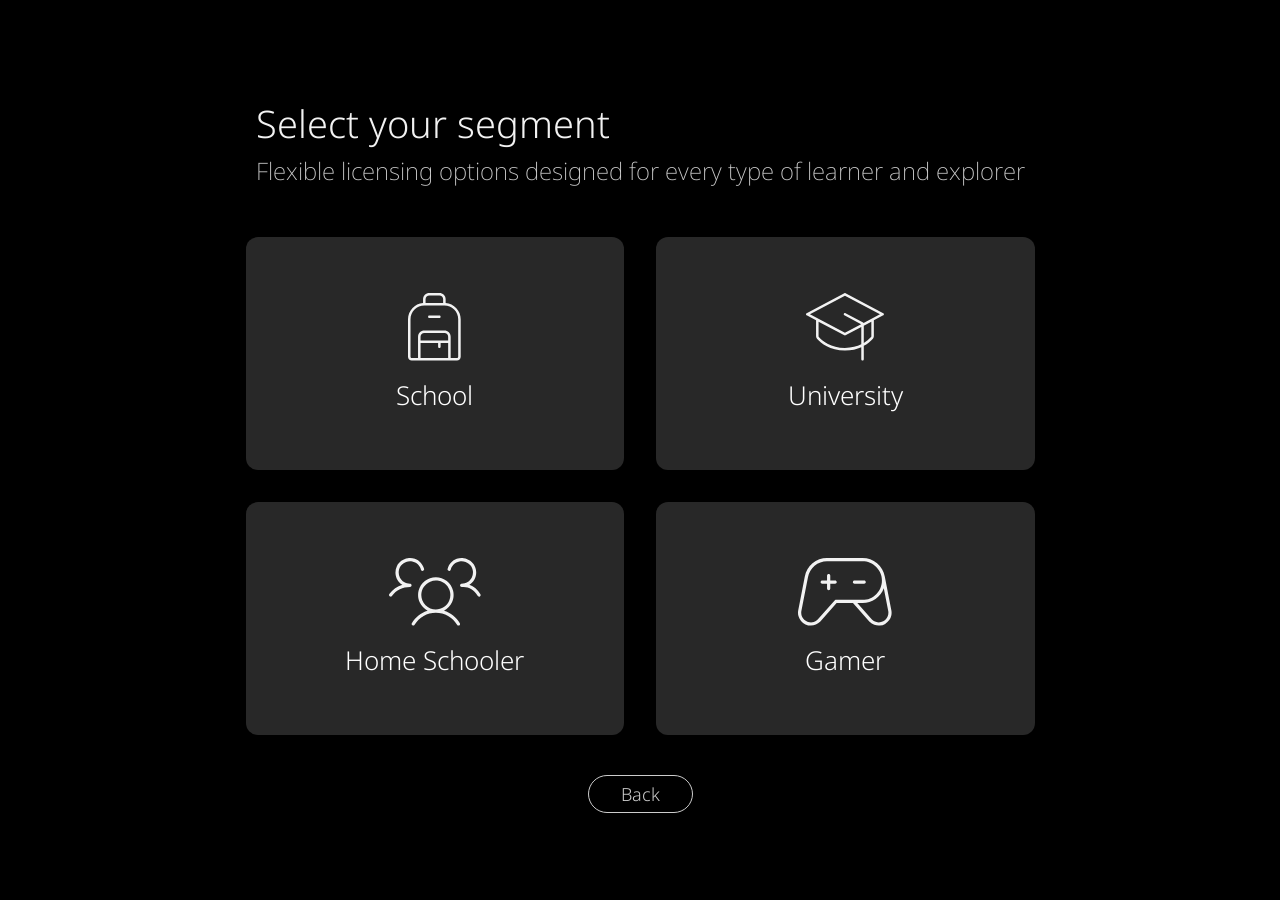
<file: license.html>
<!DOCTYPE html>
<html lang="en">
  <head>
    <!-- Google tag (gtag.js) -->
    <script
      async
      src="https://www.googletagmanager.com/gtag/js?id=AW-16856549656"
    ></script>
    <script>
      window.dataLayer = window.dataLayer || [];
      function gtag() {
        dataLayer.push(arguments);
      }
      gtag("js", new Date());

      gtag("config", "AW-16856549656");
    </script>
    <meta charset="UTF-8" />
    <meta name="viewport" content="width=device-width, initial-scale=1.0" />
    <link rel="stylesheet" href="css/license.css" />
    <meta name="theme-color" content="#008193" />

    <link rel="icon" type="image/svg+xml" href="logo-image/logo.svg" />
    <link
      href="https://fonts.googleapis.com/css2?family=Material+Symbols+Outlined"
      rel="stylesheet"
    />

    <title>RealLives Foundation</title>
  </head>

  <body>
    <!-- <div class="child-license-card-2-container" id="licence-home"></div> -->

    <div id="licence-home">
      <div class="flex-center">
        <div class="child-license-card-container">
          <div class="top-outer-box">
            <p class="text-select-segment">Select your segment</p>

            <p class="text-description-segment">
              Flexible licensing options designed for every type of learner and
              explorer
            </p>
          </div>

          <!-- Mobile box structure  -->

          <div class="mobile-show-style">
            <div class="container-box-card">
              <a class="text-decoration-none" href="school-index.html#pricing">
                <div class="mobile-background-color">
                  <div class="icon-box-child">
                    <img src="image-add/Vector-1.svg" alt="" />
                  </div>

                  <p class="smillar-text-font">School</p>
                </div>
              </a>

              <a
                class="text-decoration-none"
                href="university-index.html#pricing"
              >
                <div class="mobile-background-color">
                  <div class="icon-box-child">
                    <img src="image-add/Vector-2.svg" alt="" />
                  </div>

                  <p class="smillar-text-font university-text-color">
                    University
                  </p>
                </div>
              </a>

              <a class="text-decoration-none" href="parent-index.html#pricing">
                <div class="mobile-background-color">
                  <div class="icon-box-child">
                    <img src="image-add/Vector-3.svg" alt="" />
                  </div>

                  <p class="smillar-text-font family-text-color-2">Family</p>
                </div>
              </a>

              <a class="text-decoration-none" href="gamer.html#pricing">
                <div class="mobile-background-color">
                  <div class="icon-box-child">
                    <img src="image-add/vector-4.svg" alt="" />
                  </div>
                  <p class="smillar-text-font gamer-text-color">Gamer</p>
                </div>
              </a>
            </div>
          </div>

          <!-- Mobile box structure  -->

          <!-- web box structure  -->

          <div class="web-show-style">
            <div class="container-box-card">
              <div class="cards-license-button" onclick="openDiv('schoolDiv')">
                <div class="icon-box-child">
                  <img src="image-add/Vector-1.svg" alt="" />
                </div>

                <p class="smillar-text-font">School</p>
              </div>

              <div
                class="cards-license-button"
                onclick="openDiv('universityDiv')"
              >
                <div class="icon-box-child">
                  <img src="image-add/Vector-2.svg" alt="" />
                </div>

                <p class="smillar-text-font university-text-color">
                  University
                </p>
              </div>

              <div class="cards-license-button" onclick="openDiv('familyDiv')">
                <div class="icon-box-child">
                  <img src="image-add/Vector-3.svg" alt="" />
                </div>

                <p class="smillar-text-font family-text-color-2">
                  Home Schooler
                </p>
              </div>

              <div class="cards-license-button" onclick="openDiv('gamerDiv')">
                <div class="icon-box-child">
                  <img src="image-add/vector-4.svg" alt="" />
                </div>
                <p class="smillar-text-font gamer-text-color">Gamer</p>
              </div>
            </div>
          </div>

          <!-- web box structure  -->

          <div class="button-back-container flex-center">
            <a class="text-decoration-none" href="index.html">
              <button class="back-button-style" onclick="goBack()">Back</button>
            </a>
          </div>
        </div>
      </div>
    </div>

    <div id="schoolDiv" class="content-div">
      <div class="container-package-outer">
        <div class="container-package-outer">
          <div class="background-box-color"></div>

          <div class="content-package-box-container">
            <div class="top-outer-box">
              <p class="text-select-segment school-text-color">School</p>

              <p class="text-description-segment">
                Empower young minds to turn empathy into action
              </p>
            </div>

            <div class="content-package-outer">
              <div class="left-side-container">
                <div class="first-child-package-box">
                  <p>ChangeMaker School - Small</p>

                  <div class="pricing-box-outer">
                    <div class="pricing-devide-box border-right">
                      <p class="doller-price-text">$599</p>
                      <p class="student-count-text">500 students</p>
                    </div>

                    <div class="pricing-devide-box">
                      <span class="span-style">
                        <p class="validity-text-style-1">1 year validity</p>
                        <!-- <p class="validity-text-style-1">1.20$ per student</p> -->
                        <p class="validity-text-style-1">$599 on renewal</p>
                      </span>
                    </div>
                  </div>

                  <div class="button-by-licenses flex-center">
                    <button
                      class="explor-btn-new openModal"
                      fdprocessedid="7y93pq"
                    >
                      Buy License
                      <span class="material-symbols-outlined">
                        arrow_forward
                      </span>
                    </button>
                  </div>
                </div>

                <div class="first-child-package-box">
                  <p>ChangeMaker School - Medium</p>

                  <div class="pricing-box-outer">
                    <div class="pricing-devide-box border-right">
                      <p class="doller-price-text">$799</p>
                      <p class="student-count-text">800 students</p>
                    </div>

                    <div class="pricing-devide-box">
                      <span class="span-style">
                        <p class="validity-text-style-1">1 year validity</p>
                        <!-- <p class="validity-text-style-1">1.20$ per student</p> -->
                        <p class="validity-text-style-1">$799 on renewal</p>
                      </span>
                    </div>
                  </div>

                  <div class="button-by-licenses flex-center">
                    <button
                      class="explor-btn-new openModal"
                      fdprocessedid="7y93pq"
                    >
                      Buy License
                      <span class="material-symbols-outlined">
                        arrow_forward
                      </span>
                    </button>
                  </div>
                </div>

                <div class="first-child-package-box">
                  <p>ChangeMaker School - Big</p>

                  <div class="pricing-box-outer">
                    <div class="pricing-devide-box border-right">
                      <p class="doller-price-text">$1,199</p>
                      <p class="student-count-text">1,100 students</p>
                    </div>

                    <div class="pricing-devide-box">
                      <span class="span-style">
                        <p class="validity-text-style-1">1 year validity</p>
                        <!-- <p class="validity-text-style-1">1.10$ per student</p> -->
                        <p class="validity-text-style-1">$1,199 on renewal</p>
                      </span>
                    </div>
                  </div>

                  <div class="button-by-licenses flex-center">
                    <button
                      class="explor-btn-new openModal"
                      fdprocessedid="7y93pq"
                    >
                      Buy License
                      <span class="material-symbols-outlined">
                        arrow_forward
                      </span>
                    </button>
                  </div>
                </div>
              </div>

              <div class="right-side-container">
                <div>
                  <span class="flex-colume">
                    <p class="whats-included-text">What’s Included</p>
                    <p class="description-row-included">
                      All plans include the same core features. No hidden costs.
                      Complete transparency
                    </p>
                  </span>
                </div>

                <div class="box-product-container">
                  <div class="flex-center-gap-10px gap-1rem">
                    <div class="icon-row-box">
                      <img
                        class="image-fit"
                        src="logo-image/real-r-logo.svg"
                        alt=""
                      />
                    </div>

                    <p class="title-row-text">RealLives Simulator</p>
                  </div>

                  <p class="description-row-text">
                    Live full life journeys across 193 countries, powered
                    by real-world data and linked to UN SDGs. Build empathy
                    through authentic global experiences.
                  </p>
                </div>

                <div class="box-product-container">
                  <span class="flex-center-gap-10px gap-1rem">
                    <div class="icon-row-box">
                      <img class="image-fit" src="image-add/RCMI.svg" alt="" />
                    </div>

                    <p class="title-row-text">RealLives ChangeMaker Index</p>
                  </span>

                  <p class="description-row-text">
                    An advanced personality tracker measuring 18
                    competencies and generating a personalised ChangeMaker
                    report based on your choices.
                  </p>
                </div>

                <div class="box-product-container">
                  <span class="flex-center-gap-10px gap-1rem">
                    <div class="icon-row-box">
                      <img
                        class="image-fit"
                        src="logo-image/empathy-logo.svg"
                        alt=""
                      />
                    </div>

                    <p class="title-row-text">Empathy Canvas</p>
                  </span>

                  <p class="description-row-text">
                    Reflect on key life moments, capture insights, and deepen
                    understanding through guided emotional reflections.
                  </p>
                </div>

                <div class="box-product-container">
                  <span class="flex-center-gap-10px gap-1rem">
                    <div class="icon-row-box">
                      <img
                        class="image-fit"
                        src="image-add/realboard.svg"
                        alt=""
                      />
                    </div>

                    <p class="title-row-text">RealBoard</p>
                  </span>

                  <p class="description-row-text">
                    A private social network for schools that boosts student
                    collaboration, communication, and shared learning.
                  </p>
                </div>

                <div class="box-product-container">
                  <span class="flex-center-gap-10px gap-1rem">
                    <div class="icon-row-box">
                      <img
                        class="image-fit"
                        src="logo-image/real-r-included.svg"
                        alt=""
                      />
                    </div>

                    <p class="title-row-text">Real AI</p>
                  </span>

                  <p class="description-row-text">
                    Live full life journeys across 193 countries, powered
                    by real-world data and linked to UN SDGs. Build empathy
                    through authentic global experiences.
                  </p>
                </div>
              </div>
            </div>

            <div class="button-back-container flex-center">
              <button class="back-button-style" onclick="goBack()">Back</button>

              <a
                class="text-decoration-none"
                href="https://reallivesworld.com/reallives-website-main/school-index.html"
              >
                <button class="back-button-style flex-center-gap-10px">
                  Visit Website
                  <span class="material-symbols-outlined"> web_traffic </span>
                </button>
              </a>
            </div>
          </div>
        </div>
      </div>
    </div>

    <div id="universityDiv" class="content-div">
      <div class="container-package-outer">
        <div class="container-package-outer">
          <div class="background-box-color background-color-university"></div>

          <div class="content-package-box-container">
            <div class="top-outer-box">
              <p class="text-select-segment university-color-text">
                University
              </p>

              <p class="text-description-segment">
                Bridge the gap between learning and real-world impact
              </p>
            </div>

            <div class="content-package-outer">
              <div class="university-two-side-container">
                <div class="university-pricing-container">
                  <div class="university-child-pricing" id="box1">
                    <span class="flex-colume-box">
                      <p class="uni-text-style">Uni 50</p>
                      <p class="doller-price-text">$299</p>
                    </span>

                    <div class="year-and-student-container">
                      <div class="year-student-box border-right">
                        <p class="validity-text-style-1">1 year validity</p>
                      </div>

                      <div class="year-student-box flex-center">
                        <p class="validity-text-style-1">50 Student</p>
                      </div>
                    </div>

                    <div class="button-by-licenses flex-center">
                      <button
                        class="explor-btn-new openModal2"
                        fdprocessedid="7y93pq"
                      >
                        Buy License
                        <span class="material-symbols-outlined">
                          arrow_forward
                        </span>
                      </button>
                    </div>
                  </div>

                  <div class="university-child-pricing" id="box2">
                    <span class="flex-colume-box">
                      <p class="uni-text-style">Uni 100</p>
                      <p class="doller-price-text">$499</p>
                    </span>

                    <div class="year-and-student-container">
                      <div class="year-student-box border-right">
                        <p class="validity-text-style-1">1 year validity</p>
                      </div>

                      <div class="year-student-box flex-center">
                        <p class="validity-text-style-1">100 students</p>
                      </div>
                    </div>

                    <div class="button-by-licenses flex-center">
                      <button
                        class="explor-btn-new openModal2"
                        fdprocessedid="7y93pq"
                      >
                        Buy License
                        <span class="material-symbols-outlined">
                          arrow_forward
                        </span>
                      </button>
                    </div>
                  </div>

                  <div class="university-child-pricing" id="box3">
                    <span class="flex-colume-box">
                      <p class="uni-text-style">Uni 150</p>
                      <p class="doller-price-text">$749</p>
                    </span>

                    <div class="year-and-student-container">
                      <div class="year-student-box border-right">
                        <p class="validity-text-style-1">1 year validity</p>
                      </div>

                      <div class="year-student-box flex-center">
                        <p class="validity-text-style-1">150 students</p>
                      </div>
                    </div>

                    <div class="button-by-licenses flex-center">
                      <button
                        class="explor-btn-new openModal2"
                        fdprocessedid="7y93pq"
                      >
                        Buy License
                        <span class="material-symbols-outlined">
                          arrow_forward
                        </span>
                      </button>
                    </div>
                  </div>

                  <div class="university-child-pricing" id="box4">
                    <span class="flex-colume-box">
                      <p class="uni-text-style">Uni 200</p>
                      <p class="doller-price-text">$999</p>
                    </span>

                    <div class="year-and-student-container">
                      <div class="year-student-box border-right">
                        <p class="validity-text-style-1">1 year validity</p>
                      </div>

                      <div class="year-student-box flex-center">
                        <p class="validity-text-style-1">200 students</p>
                      </div>
                    </div>

                    <div class="button-by-licenses flex-center">
                      <button
                        class="explor-btn-new openModal2"
                        fdprocessedid="7y93pq"
                      >
                        Buy License
                        <span class="material-symbols-outlined">
                          arrow_forward
                        </span>
                      </button>
                    </div>
                  </div>

                  <div class="university-child-pricing hidden" id="box5">
                    <span class="flex-colume-box">
                      <p class="uni-text-style">Uni 50</p>
                      <p class="doller-price-text">$1,249</p>
                    </span>

                    <div class="year-and-student-container">
                      <div class="year-student-box border-right">
                        <p class="validity-text-style-1">1 Year Validity</p>
                      </div>

                      <div class="year-student-box flex-center">
                        <p class="validity-text-style-1">250 students</p>
                      </div>
                    </div>

                    <div class="button-by-licenses flex-center">
                      <button
                        class="explor-btn-new openModal2"
                        fdprocessedid="7y93pq"
                      >
                        Buy License
                        <span class="material-symbols-outlined">
                          arrow_forward
                        </span>
                      </button>
                    </div>
                  </div>

                  <div class="university-child-pricing hidden" id="box6">
                    <span class="flex-colume-box">
                      <p class="uni-text-style">Uni 100</p>
                      <p class="doller-price-text">$1,449</p>
                    </span>

                    <div class="year-and-student-container">
                      <div class="year-student-box border-right">
                        <p class="validity-text-style-1">1 year validity</p>
                      </div>

                      <div class="year-student-box flex-center">
                        <p class="validity-text-style-1">300 students</p>
                      </div>
                    </div>

                    <div class="button-by-licenses flex-center">
                      <button
                        class="explor-btn-new openModal2"
                        fdprocessedid="7y93pq"
                      >
                        Buy License
                        <span class="material-symbols-outlined">
                          arrow_forward
                        </span>
                      </button>
                    </div>
                  </div>

                  <!-- <div class="first-child-package-box">

                                <p>ChangeMaker School - Small</p>

                                <div class="pricing-box-outer">

                                    <div class="pricing-devide-box border-right">

                                        <p class="doller-price-text">599$ </p>
                                        <p class="student-count-text">500 students</p>

                                    </div>

                                    <div class="pricing-devide-box">


                                        <span class="span-style">

                                            <p class="validity-text-style-1">1 year validity</p>
                                            <p class="validity-text-style-1">1.20$ per student</p>
                                            <p class="validity-text-style-1">599$ on renewal</p>

                                        </span>

                                    </div>

                                </div>

                                <div class="button-by-licenses flex-center">
                                    <a class="text-decoration-none " href="https://reallivesworld.com/register-school">
                                        <button class="explor-btn-new " fdprocessedid="7y93pq">Buy License
                                            <span class="material-symbols-outlined">
                                                arrow_forward
                                            </span>
                                        </button>
                                    </a>

                                </div>

                            </div> -->

                  <!-- <div class="first-child-package-box">

                                <p>ChangeMaker School - Big</p>

                                <div class="pricing-box-outer">

                                    <div class="pricing-devide-box border-right">

                                        <p class="doller-price-text">1,199$ </p>
                                        <p class="student-count-text">1,100 students</p>

                                    </div>

                                    <div class="pricing-devide-box">


                                        <span class="span-style">

                                            <p class="validity-text-style-1">1 year validity</p>
                                            <p class="validity-text-style-1">1.10$ per student</p>
                                            <p class="validity-text-style-1">1,199$ on renewal</p>

                                        </span>

                                    </div>

                                </div>

                                <div class="button-by-licenses flex-center">
                                    <a class="text-decoration-none " href="https://reallivesworld.com/register-school">
                                        <button class="explor-btn-new " fdprocessedid="7y93pq">
                                            Buy License
                                            <span class="material-symbols-outlined">
                                                arrow_forward
                                            </span>
                                        </button>
                                    </a>

                                </div>



                            </div> -->
                </div>

                <p
                  class="text-center text-view-style toggle-btn"
                  id="toggleBtn"
                >
                  View more
                </p>
              </div>

              <div class="right-side-container border-university">
                <div>
                  <span class="flex-colume">
                    <p class="whats-included-text">What’s Included</p>
                    <p class="description-row-included">
                      All plans include the same core features. No hidden costs.
                      Complete transparency
                    </p>
                  </span>
                </div>

                <div class="box-product-container">
                  <div class="flex-center-gap-10px gap-1rem">
                    <div class="icon-row-box">
                      <img
                        class="image-fit"
                        src="logo-image/real-r-logo.svg"
                        alt=""
                      />
                    </div>

                    <p class="title-row-text">RealLives Simulator</p>
                  </div>

                  <div class="d">
                    <p class="description-row-text">
                      Live full life journeys across 193 countries, powered
                      by real-world data and linked to UN SDGs. Build empathy
                      through authentic global experiences.
                    </p>
                  </div>
                </div>

                <div class="box-product-container">
                  <span class="flex-center-gap-10px gap-1rem">
                    <div class="icon-row-box">
                      <img class="image-fit" src="image-add/RCMI.svg" alt="" />
                    </div>

                    <p class="title-row-text">RealLives ChangeMaker Index</p>
                  </span>

                  <p class="description-row-text">
                    An advanced personality tracker measuring 18
                    competencies and generating a personalised ChangeMaker
                    report based on your choices.
                  </p>
                </div>

                <div class="box-product-container">
                  <span class="flex-center-gap-10px gap-1rem">
                    <div class="icon-row-box">
                      <img
                        class="image-fit"
                        src="logo-image/empathy-logo.svg"
                        alt=""
                      />
                    </div>

                    <p class="title-row-text">Empathy Canvas</p>
                  </span>

                  <p class="description-row-text">
                    Reflect on key life moments, capture insights, and deepen
                    understanding through guided emotional reflections.
                  </p>
                </div>

                <div class="box-product-container">
                  <span class="flex-center-gap-10px gap-1rem">
                    <div class="icon-row-box">
                      <img
                        class="image-fit"
                        src="image-add/realboard.svg"
                        alt=""
                      />
                    </div>

                    <p class="title-row-text">RealBoard</p>
                  </span>

                  <p class="description-row-text">
                    A private social network for schools that boosts student
                    collaboration, communication, and shared learning.
                  </p>
                </div>

                <div class="box-product-container">
                  <span class="flex-center-gap-10px gap-1rem">
                    <div class="icon-row-box">
                      <img
                        class="image-fit"
                        src="logo-image/real-r-included.svg"
                        alt=""
                      />
                    </div>

                    <p class="title-row-text">Real AI</p>
                  </span>

                  <p class="description-row-text">
                    Live full life journeys across 193 countries, powered
                    by real-world data and linked to UN SDGs. Build empathy
                    through authentic global experiences.
                  </p>
                </div>
              </div>
            </div>

            <div class="button-back-container flex-center">
              <button class="back-button-style" onclick="goBack()">Back</button>

              <a
                class="text-decoration-none"
                href="https://reallivesworld.com/reallives-website-main/university-index.html"
              >
                <button class="back-button-style flex-center-gap-10px">
                  Visit Website
                  <span class="material-symbols-outlined"> web_traffic </span>
                </button>
              </a>
            </div>
          </div>
        </div>
      </div>

      <!-- <h2>University Section</h2> -->
      <!-- <button onclick="goBack()">Back</button> -->
    </div>

    <div id="familyDiv" class="content-div">
      <div class="container-package-outer">
        <div class="container-package-outer">
          <div class="background-box-color background-color-family"></div>

          <div class="content-package-box-container">
            <div class="top-outer-box">
              <p class="text-select-segment family-text-color">Home Schooler</p>

              <p class="text-description-segment">
                Help your child grow wiser about the world — one life at a time
              </p>
            </div>

            <div class="content-package-outer">
              <div class="family-pricing-container">
                <div class="family-pricing-box">
                  <p class="uni-text-style">Family 1</p>

                  <div class="pricing-box-outer">
                    <div class="flex-align-none border-right">
                      <p class="doller-price-text">$50</p>
                      <p class="student-count-text">
                        2 Parents + 1 Child (13+)
                      </p>
                    </div>

                    <div class="pricing-devide-box">
                      <span class="span-style">
                        <p class="validity-text-style-1">1 year validity</p>
                        <p class="validity-text-style-1">Max Lives: 50</p>
                      </span>
                    </div>
                  </div>

                  <div class="button-by-licenses flex-center">
                    <button
                      class="explor-btn-new openModal3"
                      fdprocessedid="7y93pq"
                    >
                      Buy License
                      <span class="material-symbols-outlined">
                        arrow_forward
                      </span>
                    </button>
                  </div>
                </div>

                <div class="family-pricing-box">
                  <p class="uni-text-style">Family 2</p>

                  <div class="pricing-box-outer">
                    <div class="flex-align-none border-right">
                      <p class="doller-price-text">$75</p>
                      <p class="student-count-text">
                        2 Parents + 2 Children (13+)
                      </p>
                    </div>

                    <div class="pricing-devide-box">
                      <span class="span-style">
                        <p class="validity-text-style-1">1 year validity</p>
                        <p class="validity-text-style-1">Max Lives: 75</p>
                      </span>
                    </div>
                  </div>

                  <div class="button-by-licenses flex-center">
                    <button
                      class="explor-btn-new openModal3"
                      fdprocessedid="7y93pq"
                    >
                      Buy License
                      <span class="material-symbols-outlined">
                        arrow_forward
                      </span>
                    </button>
                  </div>
                </div>

                <div class="family-pricing-box">
                  <p class="uni-text-style">Family 3</p>

                  <div class="pricing-box-outer">
                    <div class="flex-align-none border-right padding-right">
                      <p class="doller-price-text">$100</p>
                      <p class="student-count-text">
                        2 Parents + <br />
                        3 Children (13+)
                      </p>
                    </div>

                    <div class="pricing-devide-box">
                      <span class="span-style">
                        <p class="validity-text-style-1">1 year validity</p>
                        <p class="validity-text-style-1">Max Lives: 100</p>
                      </span>
                    </div>
                  </div>

                  <div class="button-by-licenses flex-center">
                    <button
                      class="explor-btn-new openModal3"
                      fdprocessedid="7y93pq"
                    >
                      Buy License
                      <span class="material-symbols-outlined">
                        arrow_forward
                      </span>
                    </button>
                  </div>
                </div>
              </div>

              <div class="right-side-container border-family">
                <div>
                  <span class="flex-colume">
                    <p class="whats-included-text">What’s Included</p>
                    <p class="description-row-included">
                      All plans include the same core features. No hidden costs.
                      Complete transparency
                    </p>
                  </span>
                </div>

                <div class="box-product-container">
                  <div class="flex-center-gap-10px gap-1rem">
                    <div class="icon-row-box">
                      <img
                        class="image-fit"
                        src="logo-image/real-r-logo.svg"
                        alt=""
                      />
                    </div>

                    <p class="title-row-text">RealLives Simulator</p>
                  </div>

                  <div class="d">
                    <p class="description-row-text">
                      Live full life journeys across 193 countries, powered
                      by real-world data and linked to UN SDGs. Build empathy
                      through authentic global experiences.
                    </p>
                  </div>
                </div>

                <div class="box-product-container">
                  <span class="flex-center-gap-10px gap-1rem">
                    <div class="icon-row-box">
                      <img class="image-fit" src="image-add/RCMI.svg" alt="" />
                    </div>

                    <p class="title-row-text">RealLives ChangeMaker Index</p>
                  </span>

                  <p class="description-row-text">
                    An advanced personality tracker measuring 18
                    competencies and generating a personalised ChangeMaker
                    report based on your choices.
                  </p>
                </div>

                <div class="box-product-container">
                  <span class="flex-center-gap-10px gap-1rem">
                    <div class="icon-row-box">
                      <img
                        class="image-fit"
                        src="logo-image/empathy-logo.svg"
                        alt=""
                      />
                    </div>

                    <p class="title-row-text">Empathy Canvas</p>
                  </span>

                  <p class="description-row-text">
                    Reflect on key life moments, capture insights, and deepen
                    understanding through guided emotional reflections.
                  </p>
                </div>

                <div class="box-product-container">
                  <span class="flex-center-gap-10px gap-1rem">
                    <div class="icon-row-box">
                      <img
                        class="image-fit"
                        src="image-add/realboard.svg"
                        alt=""
                      />
                    </div>

                    <p class="title-row-text">RealBoard</p>
                  </span>

                  <p class="description-row-text">
                    A private social network for schools that boosts student
                    collaboration, communication, and shared learning.
                  </p>
                </div>

                <div class="box-product-container">
                  <span class="flex-center-gap-10px gap-1rem">
                    <div class="icon-row-box">
                      <img
                        class="image-fit"
                        src="logo-image/real-r-included.svg"
                        alt=""
                      />
                    </div>

                    <p class="title-row-text">Real AI</p>
                  </span>

                  <p class="description-row-text">
                    Live full life journeys across 193 countries, powered
                    by real-world data and linked to UN SDGs. Build empathy
                    through authentic global experiences.
                  </p>
                </div>
              </div>
            </div>

            <div class="button-back-container flex-center">
              <button class="back-button-style" onclick="goBack()">Back</button>

              <a
                class="text-decoration-none"
                href="https://reallivesworld.com/reallives-website-main/parent-index.html"
              >
                <button class="back-button-style flex-center-gap-10px">
                  Visit Website
                  <span class="material-symbols-outlined"> web_traffic </span>
                </button>
              </a>
            </div>
          </div>
        </div>
      </div>

      <!-- 
        <h2>Family Section</h2>
        <button onclick="goBack()">Back</button> -->
    </div>

    <div id="gamerDiv" class="content-div">
      <div class="container-package-outer">
        <div class="container-package-outer">
          <div class="background-box-color background-color-gamer"></div>

          <div class="content-package-box-container">
            <div class="top-outer-box">
              <p class="text-select-segment gamer-color-text">Gamer</p>

              <p class="text-description-segment">
                Live a billion lives. Discover who you could be
              </p>
            </div>

            <div class="content-package-outer">
              <div class="gamer-pricing-container">
                <div class="gamer-child-pricing">
                  <span class="flex-colume-box">
                    <p class="uni-text-style">Wanderer</p>
                    <p class="doller-price-text">$7.99</p>
                  </span>

                  <div class="year-and-student-container">
                    <div class="year-student-box border-right">
                      <p class="validity-text-style-1">1 year validity</p>
                    </div>

                    <div class="year-student-box flex-center">
                      <p class="validity-text-style-1">Max Lives: 50</p>
                    </div>
                  </div>

                  <div class="button-by-licenses flex-center">
                    <button
                      class="explor-btn-new openModal4"
                      fdprocessedid="7y93pq"
                    >
                      Buy License
                      <span class="material-symbols-outlined">
                        arrow_forward
                      </span>
                    </button>
                  </div>
                </div>

                <div class="gamer-child-pricing">
                  <span class="flex-colume-box">
                    <p class="uni-text-style">Explorer</p>
                    <p class="doller-price-text">$9.99</p>
                  </span>

                  <div class="year-and-student-container">
                    <div class="year-student-box border-right">
                      <p class="validity-text-style-1">1 year validity</p>
                    </div>

                    <div class="year-student-box flex-center">
                      <p class="validity-text-style-1">Max Lives: 100</p>
                    </div>
                  </div>

                  <div class="button-by-licenses flex-center">
                    <button
                      class="explor-btn-new openModal4"
                      fdprocessedid="7y93pq"
                    >
                      Buy License
                      <span class="material-symbols-outlined">
                        arrow_forward
                      </span>
                    </button>
                  </div>
                </div>

                <div class="gamer-child-pricing">
                  <span class="flex-colume-box">
                    <p class="uni-text-style">Voyager</p>
                    <p class="doller-price-text">$12.99</p>
                  </span>

                  <div class="year-and-student-container">
                    <div class="year-student-box border-right">
                      <p class="validity-text-style-1">1 year validity</p>
                    </div>

                    <div class="year-student-box flex-center">
                      <p class="validity-text-style-1">Max Lives: 200</p>
                    </div>
                  </div>

                  <div class="button-by-licenses flex-center">
                    <button
                      class="explor-btn-new openModal4"
                      fdprocessedid="7y93pq"
                    >
                      Buy License
                      <span class="material-symbols-outlined">
                        arrow_forward
                      </span>
                    </button>
                  </div>
                </div>

                <div class="gamer-child-pricing">
                  <span class="flex-colume-box">
                    <p class="uni-text-style">Wanderer</p>
                    <p class="doller-price-text">$19.99</p>
                  </span>

                  <div class="year-and-student-container">
                    <div class="year-student-box border-right">
                      <p class="validity-text-style-1">1 year validity</p>
                    </div>

                    <div class="year-student-box flex-center">
                      <p class="validity-text-style-1">Max Lives: 1000</p>
                    </div>
                  </div>

                  <div class="button-by-licenses flex-center">
                    <button
                      class="explor-btn-new openModal4"
                      fdprocessedid="7y93pq"
                    >
                      Buy License
                      <span class="material-symbols-outlined">
                        arrow_forward
                      </span>
                    </button>
                  </div>
                </div>
              </div>

              <div class="right-side-container border-university">
                <div>
                  <span class="flex-colume">
                    <p class="whats-included-text">What’s Included</p>
                    <p class="description-row-included">
                      All plans include the same core features. No hidden costs.
                      Complete transparency
                    </p>
                  </span>
                </div>

                <div class="box-product-container">
                  <div class="flex-center-gap-10px gap-1rem">
                    <div class="icon-row-box">
                      <img
                        class="image-fit"
                        src="logo-image/real-r-logo.svg"
                        alt=""
                      />
                    </div>

                    <p class="title-row-text">RealLives Simulator</p>
                  </div>

                  <div class="d">
                    <p class="description-row-text">
                      Live full life journeys across 193 countries, powered
                      by real-world data and linked to UN SDGs. Build empathy
                      through authentic global experiences.
                    </p>
                  </div>
                </div>

                <div class="box-product-container">
                  <span class="flex-center-gap-10px gap-1rem">
                    <div class="icon-row-box">
                      <img class="image-fit" src="image-add/RCMI.svg" alt="" />
                    </div>

                    <p class="title-row-text">RealLives ChangeMaker Index</p>
                  </span>

                  <p class="description-row-text">
                    An advanced personality tracker measuring 18
                    competencies and generating a personalised ChangeMaker
                    report based on your choices.
                  </p>
                </div>

                <div class="box-product-container">
                  <span class="flex-center-gap-10px gap-1rem">
                    <div class="icon-row-box">
                      <img
                        class="image-fit"
                        src="logo-image/empathy-logo.svg"
                        alt=""
                      />
                    </div>

                    <p class="title-row-text">Empathy Canvas</p>
                  </span>

                  <p class="description-row-text">
                    Reflect on key life moments, capture insights, and deepen
                    understanding through guided emotional reflections.
                  </p>
                </div>

                <div class="box-product-container">
                  <span class="flex-center-gap-10px gap-1rem">
                    <div class="icon-row-box">
                      <img
                        class="image-fit"
                        src="image-add/realboard.svg"
                        alt=""
                      />
                    </div>

                    <p class="title-row-text">RealBoard</p>
                  </span>

                  <p class="description-row-text">
                    A private social network for schools that boosts student
                    collaboration, communication, and shared learning.
                  </p>
                </div>

                <div class="box-product-container">
                  <span class="flex-center-gap-10px gap-1rem">
                    <div class="icon-row-box">
                      <img
                        class="image-fit"
                        src="logo-image/real-r-included.svg"
                        alt=""
                      />
                    </div>

                    <p class="title-row-text">Real AI</p>
                  </span>

                  <p class="description-row-text">
                    Live full life journeys across 193 countries, powered
                    by real-world data and linked to UN SDGs. Build empathy
                    through authentic global experiences.
                  </p>
                </div>
              </div>
            </div>

            <div class="button-back-container flex-center">
              <button class="back-button-style" onclick="goBack()">Back</button>

              <a
                class="text-decoration-none"
                href="https://reallivesworld.com/reallives-website-main/gamer.html"
              >
                <button class="back-button-style flex-center-gap-10px">
                  Visit Website
                  <span class="material-symbols-outlined"> web_traffic </span>
                </button>
              </a>
            </div>
          </div>
        </div>
      </div>
    </div>

    <!-- modal  -->

    <div class="modal-overlay" id="modalOverlay"></div>
    <div class="modal-overlay" id="modalOverlay2"></div>
    <div class="modal-overlay" id="modalOverlay3"></div>
    <div class="modal-overlay" id="modalOverlay4"></div>

    <div class="modal-register" id="registerModal">
      <div class="description-modal-box">
        <p class="top-title-head">You’re almost there</p>

        <p class="description-title">
          You’ll be redirected to a quick registration form to get started with
          your School License. No payment is required at this stage, we’ll only
          collect basic details.
        </p>
      </div>

      <div class="button-wrapper-box">
        <button class="go-back-btn" id="closeModal" type="button">
          Go Back
        </button>

        <a href="https://reallivesworld.com/register-school">
          <button class="register-btn">Start Registration</button>
        </a>
      </div>
    </div>

    <div class="modal-register" id="registerModal2">
      <div class="description-modal-box">
        <p class="top-title-head">You’re almost there</p>

        <p class="description-title">
          You’ll be redirected to a quick registration form to get started with
          your University License. No payment is required at this stage, we’ll
          only collect basic details.
        </p>
      </div>

      <div class="button-wrapper-box">
        <button class="go-back-btn" id="closeModal2" type="button">
          Go Back
        </button>

        <a href="https://reallivesworld.com/university-registration">
          <button class="register-btn">Start Registration</button>
        </a>
      </div>
    </div>

    <div class="modal-register" id="registerModal3">
      <div class="description-modal-box">
        <p class="top-title-head">You’re almost there</p>
        <p class="description-title">
          You’ll be redirected to a quick registration form to get started with
          your Home Schooler License. No payment is required at this stage,
          we’ll only collect basic details.
        </p>
      </div>
      <div class="button-wrapper-box">
        <button class="go-back-btn" id="closeModal3" type="button">
          Go Back
        </button>
        <a href="https://reallivesworld.com/register-family">
          <button class="register-btn">Start Registration</button>
        </a>
      </div>
    </div>

    <div class="modal-register" id="registerModal4">
      <div class="description-modal-box">
        <p class="top-title-head">You’re almost there</p>
        <p class="description-title">
          You’ll be redirected to a quick registration form to get started with
          your Gamer License. No payment is required at this stage, we’ll only
          collect basic details.
        </p>
      </div>
      <div class="button-wrapper-box">
        <button class="go-back-btn" id="closeModal4" type="button">
          Go Back
        </button>
        <a href="https://reallivesworld.com/register-gamer">
          <button class="register-btn">Start Registration</button>
        </a>
      </div>
    </div>

    <!-- modal  -->

    <script>
      const openBtns = document.querySelectorAll(".openModal");
      const modal = document.getElementById("registerModal");
      const closeBtn = document.getElementById("closeModal");
      const overlay = document.getElementById("modalOverlay");

      // Open modal on all buttons

      openBtns.forEach((btn) => {
        btn.addEventListener("click", () => {
          modal.classList.add("activemodal");
          overlay.classList.add("active");
        });
      });

      // Close modal
      function closeModal() {
        modal.classList.remove("activemodal");
        overlay.classList.remove("active");
      }

      closeBtn.addEventListener("click", closeModal);
      overlay.addEventListener("click", closeModal);

      //   second modal

      const openBtns2 = document.querySelectorAll(".openModal2");
      const modal2 = document.getElementById("registerModal2");
      const closeBtn2 = document.getElementById("closeModal2");
      const overlay2 = document.getElementById("modalOverlay2");

      // Open second modal
      openBtns2.forEach((btn) => {
        btn.addEventListener("click", () => {
          modal2.classList.add("activemodal");
          overlay2.classList.add("active");
        });
      });

      // Close second modal
      function closeModal2() {
        modal2.classList.remove("activemodal");
        overlay2.classList.remove("active");
      }

      closeBtn2.addEventListener("click", closeModal2);
      overlay2.addEventListener("click", closeModal2);

      //   end second modal

      //   3 modal

      const openBtns3 = document.querySelectorAll(".openModal3");
      const modal3 = document.getElementById("registerModal3");
      const closeBtn3 = document.getElementById("closeModal3");
      const overlay3 = document.getElementById("modalOverlay3");

      openBtns3.forEach((btn) => {
        btn.addEventListener("click", () => {
          modal3.classList.add("activemodal");
          overlay3.classList.add("active");
        });
      });
      function closeModal3() {
        modal3.classList.remove("activemodal");
        overlay3.classList.remove("active");
      }
      closeBtn3.addEventListener("click", closeModal3);
      overlay3.addEventListener("click", closeModal3);

      //   end 3 modal

      //  4 modal
      // 4th Modal

      const openBtns4 = document.querySelectorAll(".openModal4");
      const modal4 = document.getElementById("registerModal4");
      const closeBtn4 = document.getElementById("closeModal4");
      const overlay4 = document.getElementById("modalOverlay4");

      // Open modal 4
      openBtns4.forEach((btn) => {
        btn.addEventListener("click", () => {
          modal4.classList.add("activemodal");
          overlay4.classList.add("active");
        });
      });

      // Close modal 4
      function closeModal4() {
        modal4.classList.remove("activemodal");
        overlay4.classList.remove("active");
      }

      closeBtn4.addEventListener("click", closeModal4);
      overlay4.addEventListener("click", closeModal4);

      // 4 modal
    </script>

    <script>
      document.addEventListener("DOMContentLoaded", function () {
        const toggleBtn = document.getElementById("toggleBtn");
        const boxes = document.querySelectorAll(".university-child-pricing ");
        let showingFirstSet = true;

        toggleBtn.addEventListener("click", function () {
          if (showingFirstSet) {
            for (let i = 0; i < boxes.length; i++) {
              if (i < 4) {
                boxes[i].classList.add("hidden");
              } else {
                boxes[i].classList.remove("hidden");
              }
            }
            toggleBtn.textContent = "View Base Packages";
            showingFirstSet = false;
          } else {
            for (let i = 0; i < boxes.length; i++) {
              if (i < 4) {
                boxes[i].classList.remove("hidden");
              } else {
                boxes[i].classList.add("hidden");
              }
            }
            toggleBtn.textContent = "See More";
            showingFirstSet = true;
          }
        });
      });
    </script>

    <script src="js/license.js"></script>
  </body>
</html>
</file>
<file: css/override.css>
/* @import url('https://fonts.googleapis.com/css2?family=Atkinson+Hyperlegible:ital,wght@0,400;0,700;1,400;1,700&family=DynaPuff:wght@400..700&family=Inter:ital,opsz,wght@0,14..32,100..900;1,14..32,100..900&family=Lato:ital,wght@0,100;0,300;0,400;0,700;0,900;1,100;1,300;1,400;1,700;1,900&display=swap'); */
@import url("https://fonts.googleapis.com/css2?family=Noto+Sans:ital,wght@0,100..900;1,100..900&display=swap");

img {
  image-rendering: -webkit-optimize-contrast;
  image-rendering: crisp-edges;
  -webkit-transform: translateZ(0);
}

* {
  font-family: "Noto Sans", sans-serif;
}

.color-f2f2f2 {
  color: #f2f2f2;
}

.section-title {
  font-weight: 300;
}

.container-start-screen {
  margin-top: 80% !important;
}

.padding-contact-right-left {
  padding: 0rem 3rem !important;
}

.container-override {
  width: 100vw !important;
}

.padding-global {
  padding: 0px !important;
}

.tab-content-override {
  padding: 0rem 0rem !important;
}

.padding-left-7rem {
  padding-left: 8rem;
}

.padding-add-tab-content {
  padding: 1.5rem 7rem !important;
}

.overflow-hidden {
  overflow-x: hidden !important;
}

.font-hero-1 {
  font-size: 2rem !important;
}

.padding-hero-top {
  padding-top: 100px !important;
}

.padding-right-2 {
  padding-right: 0px !important;
}

.hero-background-new img {
  width: 100%;
  height: 100%;
  object-fit: contain;
}

.text-start {
  text-align: start !important;
}

.color-black {
  color: black !important;
}

.product-icon > img {
  width: 100%;
  height: 100%;
}

.product-icon {
  background: transparent !important;
}

.product-grid-colume {
  display: grid;
  grid-template-columns: repeat(4, 1fr) !important;
  gap: 15px !important;
}

.gap-1 {
  gap: 1rem;
}

.product-padding {
  padding: 15px !important;
}

.flex-center-colume {
  display: flex;
  flex-direction: column;
}

.flex-style {
  display: flex;
  align-items: center;
  gap: 6px;
}

.flex-center {
  display: flex;
  align-items: center;
  justify-content: center;
}

.flex-align-start {
  display: flex;
  align-items: center;
  gap: 5px;
}

.text-center {
  text-align: center !important;
}

.product-icon {
  width: 50px !important;
  height: 50px !important;
}

.background-color-orange {
  background: linear-gradient(#f9b24d, #c67606) !important;
}

.logo-text {
  color: #323232 !important;
  font-weight: 600 !important;
}

.width-image {
  width: 100%;
  height: 100%;
  object-fit: contain;
}

.logo-icon-reallives {
  width: 150px !important;
  height: 55px !important;
}

.logo-icon-reallives > img {
  width: 80%;
  height: 100%;
}

.color-white {
  -webkit-text-fill-color: white !important;
}

.product-features {
  display: grid !important;
  text-align: center !important;
}

.card-product-learn-more-absolute {
  position: absolute !important;
  bottom: 2% !important;
}

.glass-header {
  background-color: white;
  color: white !important;
}

.width-100 {
  width: 100vw !important;
}

.width-100-percentage {
  width: 100%;
}

.width-flex-class {
  width: 100% !important;
  display: flex;
  align-items: center;
  justify-content: center;
}

.margin-top {
  margin-top: 3% !important;
}

.background-color-transparent {
  background: transparent !important;
}

.video-footer-button {
  width: 100%;
  position: absolute;
  bottom: 4%;
  display: flex;
  align-items: center;
  justify-content: center;
  gap: 10px;
}

.button-number {
  width: 40px;
  height: 40px;
  border-radius: 50%;
  background-color: lightblue;
  display: flex;
  align-items: center;
  justify-content: center;
  color: black !important;
  cursor: pointer;
}

.button-number.active {
  background-color: #007bff;
  color: white !important;
}

.button-hover:hover {
  background: rgba(255, 255, 255, 0.3);
  transform: scale(1.05);
  box-shadow: 0 4px 15px rgba(0, 0, 0, 0.2);
}

.padding-header {
  padding: 0px !important;
}

.text-width-subitle {
  max-width: 780px !important;
}

.card-grid-class {
  display: grid;
  grid-template-rows: auto auto 1fr auto auto !important;
}

.section-video-left {
  border-radius: 5px;
  overflow: hidden;
}

.section-text-data-right {
  border: 1px solid white;
  padding: 10px;
}

.section-video-width {
  height: 84vh !important;
}

.wrapper-lession-plain {
  padding: 0px 2rem;
  display: grid;
  grid-template-columns: repeat(2, 1fr);
  grid-template-rows: repeat(2, 1fr);
  gap: 1rem;
}

@keyframes slide {
  0% {
    transform: translateX(0%);
  }

  100% {
    transform: translateX(-50%);
  }
}

.margin-bottom-2 {
  margin-bottom: 2% !important;
}

.reallives-name-logo {
  margin-bottom: 7% !important;
  font-size: 1.3rem !important;
}

.justyfy-center {
  justify-content: center !important;
}

.educatores-cards-grid {
  display: grid;
  grid-template-rows: 1fr auto !important;
}

/* educatores hub page  css */

.hero-educatore-hight {
  height: 100vh !important;
}

.tabs {
  display: flex;
  justify-content: center;
  gap: 10px;
}

.tab-btn {
  padding: 10px 15px;
  border: none;
  cursor: pointer;
  border-radius: 25px;
  font-weight: 500;
  font-size: 15px;
  color: #333333;
  background-color: transparent;
  height: min-content;
}

.tab-btn.active {
  background-color: #d2f0f5;
  font-weight: 500;
  font-size: 15px;
  color: #333333;
}

.tab-content {
  display: none;
  padding: 1.5rem 6rem;
  color: black !important;
}

.tab-content.active {
  display: block;
}

.tab-1-page {
  border: 1px solid black;
  padding: 5px;
  height: 75vh;
}

.container-page-first {
  height: 100%;
  display: grid;
  grid-template-columns: 1fr 46%;
  /* gap: 2rem; */
}

.data-text-left-container {
  display: grid;
  grid-template-rows: auto 1fr;
  gap: 1.4rem;
  padding-left: 9rem;
}

.image-section-right-container {
  display: grid;
  grid-template-rows: 1fr;
}

.left-title-header {
  font-weight: 600;
  font-size: 21px;
  color: #111111;
  text-align: start;
  line-height: 50px;
}

.left-title-header > h2 {
  font-size: 28px;
  color: #111111;
  text-align: start;
  line-height: 50px;
}

.left-paragraph-container {
  display: flex;
  flex-direction: column;
  gap: 2rem;
  text-align: start;
  font-weight: 500;
  font-size: 18px;
  color: #222222;
  position: relative;
}

.tab-img-hight {
  width: 100%;
  height: 27rem !important;
  object-fit: contain;
  margin-top: 6%;
}

.p-t-4 {
  padding-top: 6rem !important;
}

/* educatores hub page css  */

.container-pedagogy {
  height: 85vh;
  display: grid;
  grid-template-columns: 45% 1fr;
  gap: 1rem;
  padding-left: 9rem;
}

.pedagogy-image-container {
  display: grid;
  grid-template-rows: 1fr 30%;
  gap: 10px;
}

.text-fruitfly {
  font-weight: 400;
  font-size: 15px;
  text-align: justify;
  letter-spacing: -0.2px;
  color: #555555;
}

.p-7 {
  padding-left: 7rem !important;
}

.footer-text-empathy {
  font-weight: 600;
  font-size: 20px;
  line-height: 26px;
  letter-spacing: 0%;
  text-align: justify;
  color: #222222;
}

.tab-page-4 {
  display: grid;
  grid-template-columns: 40% 1fr;
}

.sdg-hight {
  height: 30rem !important;
}

.two-tab-container {
  height: 80vh;
  display: grid;
  grid-template-rows: auto 1fr;
  gap: 13px;
}

.header-five-tab {
  display: flex;
  align-items: center;
  justify-content: center;
  gap: 10px;
  cursor: pointer;
  z-index: 2;
  margin-top: 3rem;
  margin-bottom: 2rem;
}

.text-tab-academic {
  padding: 5px 10px;
  font-weight: 500;
  font-size: 18px;
  cursor: pointer;
  transition: 0.3s;
}

.text-tab-academic.active-tab {
  color: #1797a9;
}

.academic-context-container,
.lession-tab-container {
  display: none;
}

.border-right {
  border-right: 1px solid #8b8b8b;
}

.wrapper-card-container {
  height: 100%;
  padding: 10px 14rem;
  display: grid;
  grid-template-columns: repeat(3, 1fr);
  grid-template-rows: repeat(2, 1fr);
  gap: 15px;
}

.card-view-container {
  padding: 1rem 1rem;
  box-shadow: 0px 0px 9px 0px #00000040;
  border-radius: 6px;
  display: grid;
  grid-template-rows: 1fr auto auto;
  gap: 1.2rem;
  background-color: #f7f7f7;
}

.card-first-text {
  font-weight: 500;
  font-size: 16px;
  color: #111111;
  text-align: center;
}

.color-text-lightgray {
  color: #444444 !important;
}

.wrapper-button {
  display: flex;
  align-items: center;
  justify-content: center;
  cursor: pointer;
}

.view-btn {
  border: 1px solid #1797a9;
  padding: 10px 10px;
  border-radius: 6px;
  font-weight: 500;
  font-size: 15px;
  width: min-content;
  color: #1797a9;
  background-color: transparent;
  text-align: center;
  cursor: pointer;
  display: flex;
  align-items: center;
  gap: 10px;
  display: none;
}

.container-lession-page {
  padding: 10px 10rem;
  height: 100%;
  display: grid;
  grid-template-columns: 31% 1fr;
}

.social-study-box {
  padding: 1.5rem 1rem;
  box-shadow: 0px 0px 9px 0px #00000040;
  background-color: #f7f7f7;
  border-radius: 6px;
  display: flex;
  flex-direction: column;
  gap: 1rem;
}

.card-lession-container {
  padding: 0px 2rem;
  display: grid;
  grid-template-columns: repeat(2, 1fr);
  grid-template-rows: repeat(2, 1fr);
  gap: 1rem;
}

.text-left-social {
  font-weight: 600;
  font-size: 15px;
  color: #222222;
  cursor: pointer;
}

.border-none {
  border: none !important;
}

.lession-card-box {
  padding: 1rem 1rem;
  background-color: #f7f7f7;
  border-radius: 6px;
  box-shadow: 0px 0px 9px 0px #00000040;
  display: grid;
  grid-template-rows: auto 1fr auto;
  gap: 1rem;
}

.card-description-text {
  font-weight: 400;
  font-size: 16px;
  color: #444444;
}

.pdf-img-box {
  width: 50px;
  height: 50px;
}

.container-history-tab {
  /* height: 83vh; */
  display: grid;
  grid-template-rows: 1fr auto 1fr;
  gap: 2rem;
}

.history-first-container {
  padding: 10px;
  display: grid;
  grid-template-columns: repeat(5, 1fr);
  gap: 2rem;
}

.line-arrow-box {
  border: 1px solid #dadada;
  display: flex;
  align-items: center;
  justify-content: space-between;
  position: relative;
}

.history-second-container {
  padding: 10px;
  display: grid;
  grid-template-columns: repeat(5, 1fr);
  gap: 2rem;
}

.line-inner-box {
  position: absolute;
  display: flex;
  align-items: center;
  justify-content: space-around;
  width: 100%;
}

.arrow-box {
  width: 10px;
  height: 10px;
  background-color: #14bcd4;
  position: relative;
  display: flex;
  justify-content: center;
}

.line-arrow {
  border: 1px solid #14bcd4;
  width: 1px;
  height: 80px;
  position: absolute;
  background-color: #14bcd4;
}

.line-arrow-2 {
  border: 1px solid #14bcd4;
  width: 1px;
  height: 90px;
  position: absolute;
  background-color: #14bcd4;
  bottom: 0vh;
}

.card-realives-version {
  text-align: start;
}

.image-card-reallives {
  height: 280px;
}

.image-card-reallives > img {
  width: 100%;
  height: 100%;
  object-fit: contain;
}

.reallives-text-version {
  font-weight: 500;
  font-size: 16px;
  color: #333333;
}

.reallives-description-text {
  font-weight: 500;
  font-size: 14px;
  letter-spacing: -3%;
  color: #555555;
}

.current-version {
  font-weight: 500;
  font-size: 15px;
  text-align: justify;
  padding: 10px 10px;
  position: relative;
  top: 15px;
  background-color: #c1eaef;
  border-radius: 6px;
  cursor: pointer;
  color: #0c6d7a;
}

.reallives-inforamation-container::-webkit-scrollbar {
  width: 0px;
}

.container-founder-reallives {
  display: grid;
  grid-template-columns: 40% 1fr;
  gap: 2rem;
}

.image-title-fouder {
  padding: 10px;
  display: grid;
  grid-template-rows: auto 1fr;
  gap: 10px;
}

.descritpion-container-founder {
  padding-top: 5.6rem;
  text-align: start;
  font-weight: 300;
  font-size: 16px;
  color: #333333;
  text-align: justify;
  display: flex;
  flex-direction: column;
  gap: 10px;
}

.inventor-container {
  display: flex;
  flex-direction: column;
  text-align: start;
}

.inventor-container > h1 {
  font-weight: 300;
  font-size: 25px;
  color: #111111;
}

.inventor-container > p {
  font-weight: 200;
  font-size: 15px;
  color: #666666;
}

.leader-container-section {
  display: grid;
  grid-template-columns: 1fr 40%;
  gap: 2rem;
}

.team-reallives-container {
  /* height: 50vh; */
  display: grid;
  grid-template-rows: auto 1fr;
  gap: 1rem;
}

.team-reallives-container > h1 {
  font-weight: 300;
  font-size: 25px;
  color: #111111;
  text-align: start;
}

.team-box-mian {
  display: grid;
  grid-template-columns: repeat(4, 1fr);
  grid-template-rows: repeat(3, 1fr);
  gap: 3rem;
  background-color: #f6f6f6;
  border-radius: 6px;
  padding: 1rem 2rem;
}

.name-box-colume {
  padding: 10px;
  height: min-content;
}

.name-user {
  font-weight: 300;
  font-size: 20px;
  letter-spacing: -2%;
  text-align: justify;
  color: #333333;
}

.name-profile {
  font-weight: 200;
  font-size: 16px;
  letter-spacing: -2%;
  text-align: justify;
  color: #666666;
}

.interant-team-member-container {
  margin-top: 5%;
  display: grid;
  grid-template-columns: 1fr 30%;
  gap: 10rem;
}

.inerant-description-container {
  display: grid;
  grid-template-rows: auto 1fr;
  gap: 10px;
}

.name-change-animation-box {
  padding: 10px;
  padding-top: 4rem;
}

.text-title-inerant {
  font-weight: 300;
  font-size: 30px;
  color: #111111;
  text-align: start;
}

.padding-top-0 {
  padding-top: 0px !important;
}

.name-box {
  position: relative;
  width: 100%;
  height: 100%;
  text-align: center;
  padding: 20px;
  overflow: hidden;
  box-shadow: 0px 0px 4px 0px #00000040;
  border-radius: 6px;
}

.slot {
  position: absolute;
  top: 0;
  left: 0;
  width: 100%;
  padding: 10px;
  height: 100%;
  display: grid;
  opacity: 0;
  transform: translateY(50%);
  animation: slideFade 12s infinite ease-in-out;
}

.slot.slot-1 {
  animation-delay: 0s;
}

.slot.slot-2 {
  animation-delay: 6s;
}

.cursor {
  cursor: pointer;
}

@keyframes slideFade {
  0% {
    opacity: 0;
    transform: translateY(50%);
  }

  10% {
    opacity: 1;
    transform: translateY(0%);
  }

  40% {
    opacity: 1;
    transform: translateY(0%);
  }

  60% {
    opacity: 0;
    transform: translateY(-50%);
  }

  100% {
    opacity: 0;
    transform: translateY(-50%);
  }
}

/* name box animation end  */

.container-main-global-suport {
  display: flex;
  flex-direction: column;
  gap: 1rem;
}

.container-thanks-box {
  display: grid;
  grid-template-rows: auto 1fr;
  gap: 1rem;
}

.special-thanks-container {
  height: 100%;
  display: grid;
  grid-template-columns: repeat(3, 1fr);
  gap: 1rem;
}

.special-thanks-title {
  font-weight: 400;
  font-size: 30px;
  color: #111111;
}

.colume-box-data {
  padding: 1rem 1.4rem;
  box-shadow: 0px 0px 4px 0px #00000040;
  display: grid;
  grid-template-rows: auto 1fr;
  gap: 10px;
}

.image-thanks-box {
  height: 200px;
}

.colume-box-data > p {
  font-weight: 500;
  font-size: 14px;
  text-align: justify;
  color: #222222;
}

.container-gratfull-reallives {
  display: grid;
  grid-template-rows: auto 1fr;
  gap: 1rem;
}

.colume-gratefull-reallives {
  display: grid;
  grid-template-columns: repeat(3, 1fr);
  grid-template-rows: repeat(2, 1fr);
  gap: 2.3rem;
}

.members-colume-box {
  display: flex;
  flex-direction: column;
  gap: 10px;
}

.descritption-profile-box {
  padding: 0rem 3rem;
  display: flex;
  flex-direction: column;
  gap: 5px;
}

.memebr-name-title {
  font-weight: 500;
  font-size: 20px;
  color: #111111;
}

.country-title-text {
  font-weight: 500;
  font-size: 15px;
  color: #333333;
}

.member-descritption-text {
  font-weight: 500;
  font-size: 16px;
  color: #111111;
}

.container-reallives-pricing {
  padding: 10px;
  display: flex;
  flex-direction: column;
  gap: 1.4rem;
}

.pricing-head-top {
  display: flex;
  flex-direction: column;
  gap: 10px;
}

.head-info-container {
  color: #111111;
  display: flex;
  align-items: center;
  justify-content: center;
  font-weight: 400;
  font-size: 26px;
  gap: 5px;
}

.icon-info-box {
  width: 30px;
  height: 30px;
  padding: 10px;
  display: flex;
  align-items: center;
  justify-content: center;
  cursor: pointer;
}

.number-of-student-container {
  display: flex;
  align-items: center;
  justify-content: center;
  gap: 10px;
}

.inner-number-title-box {
  display: flex;
  gap: 6px;
  flex-direction: column;
  position: relative;
}

.input-button {
  padding: 10px 2rem;
  color: black;
  border: 1px solid #c4c4c4;
  border-radius: 6px;
  cursor: pointer;
}

.select-the-student-box {
  padding: 5px;
  width: 100%;
  position: absolute;
  top: 90%;
  border: 1px solid #c4c4c4;
  box-shadow: 0px 2px 4px 0px #00000040;
  background-color: #ffffff;
  border-radius: 6px;
  display: flex;
  flex-direction: column;
  gap: 1rem;
  display: none;
  z-index: 10;
}

.select-the-student-box.active {
  display: flex;
}

.License-text {
  font-weight: 500;
  font-size: 16px;
  color: #333333;
  cursor: pointer;
}

.wrapper-price-container {
  display: grid;
  grid-template-columns: repeat(3, 1fr);
  gap: 1rem;
  position: relative;
}

.price-card-box {
  border: 1px solid #dbdbdb;
  padding: 20px;
  border-radius: 10px;
  display: grid;
  grid-template-rows: auto 1fr;
}

.top-header-price {
  border-bottom: 1px solid #7bcfda;
  padding-bottom: 1rem;
  gap: 7px;
  color: black;
  display: flex;
  flex-direction: column;
}

.doller-price-text {
  font-weight: 500;
  font-size: 35px;
  color: #005461;
}

.month-count-text {
  font-weight: 500;
  font-size: 17px;
  color: #585858;
  position: relative;
  top: 5px;
}

.bottom-data-text {
  display: grid;
  grid-template-rows: auto 1fr;
  gap: 1rem;
}

.bottom-3 {
  bottom: 3% !important;
}

.bluer-the-tool-background {
  padding: 0.5rem;
  position: absolute;
  bottom: 0;
  background: rgba(0, 0, 0, 0.4);
  backdrop-filter: blur(0px);
  -webkit-backdrop-filter: blur(6px);
  font-weight: 300;
  font-style: normal;
  font-size: 20px;
  border-radius: 8px;
}

.doller-wapper-box {
  display: flex;
  align-items: center;
  gap: 3px;
}

.student-count-text {
  font-weight: 600;
  font-size: 17px;
  color: #333333;
}

.price-data-text-lebel {
  display: flex;
  flex-direction: column;
  gap: 14px;
}

.student-count-and-lives {
  display: flex;
  flex-direction: column;
  gap: 3px;
}

.student-count-and-lives > p {
  font-weight: 500;
  font-size: 16px;
  color: #333333;
  text-align: start;
}

.total-life-text {
  font-weight: 500;
  font-size: 21px;
  color: #333333;
  text-align: start;
  font-family: "Inter", sans-serif;
}

.get-started-btn {
  padding: 10px 10px;
  cursor: pointer;
  display: flex;
  align-items: center;
  justify-content: center;
  gap: 3px;
  background-color: transparent;
  border: 1px solid #dbdbdb;
  border-radius: 6px;
  font-weight: 600;
  font-size: 15px;
  color: #333333;
  outline: none;
  width: max-content;
}

.get-started-btn-background {
  padding: 10px 10px;
  cursor: pointer;
  display: flex;
  align-items: center;
  justify-content: center;
  gap: 3px;
  background-color: #e5f4f6;
  border-radius: 6px;
  font-weight: 600;
  font-size: 15px;
  color: #005461;
  outline: none;
  border: none;
  font-family: "Inter", sans-serif;
}

.card-pricing-color {
  background: linear-gradient(180deg, #c8ecf0 29.81%, #68c8d4 100%);
}

.inner-price-head {
  display: flex;
  align-items: center;
  gap: 3px;
}

.container-line-box {
  width: 120px;
  height: 30px;
  display: flex;
  align-items: center;
  position: relative;
  font-weight: 500;
  font-size: 22px;
  text-decoration: line-through;
  color: #005461;
}

.line-border {
  height: 1px;
  border: 1px solid #005461;
  position: absolute;
}

.color-info {
  color: #005461 !important;
}

.message-card {
  background-color: #f89b1a;
  padding: 9px 9px;
  border-radius: 12px;
  color: white;
  max-width: 200px;
  position: relative;
  box-shadow: 0 4px 12px rgba(0, 0, 0, 0.1);
  font-size: 14px;
}

.message-card::after {
  content: "";
  position: absolute;
  bottom: -8%;
  left: 20px;
  width: 0;
  height: 0;
  border-width: 20px;
  border-style: solid;
  border-color: transparent transparent #f89b1a transparent;
  transform: rotate(43deg);
}

.wrapper-message-container {
  position: absolute;
  top: -26%;
  right: 19%;
}

.show-tool-info {
  width: 400px;
  font-weight: 400;
  font-size: 13px !important;
  color: #000000;
  text-align: start;
  box-shadow: 0px 0px 4px 0px #00000040;
  position: absolute;
  right: 11%;
  top: 10%;
  background-color: white;
  z-index: 10;
  padding: 10px;
  font-size: 12px;
}

.first-card-text {
  color: #333333 !important;
}

.what-included-container {
  width: 500px;
  gap: 7px;
  flex-direction: column;
}

.what-included-container > h3 {
  font-weight: 600;
  font-size: 20px;
  line-height: 100%;
  text-align: start;
  color: #333333;
}

.description-included-text {
  font-weight: 400;
  font-size: 16px;
  color: #666666;
  text-align: start;
}

.reallives-product-included {
  box-shadow: 0px 0px 4px 0px #00000040;
  padding: 19px;
  border-radius: 6px;
  display: grid;
  grid-template-rows: repeat(6, 1fr);
  gap: 1rem;
}

.row-included-product {
  border-bottom: 1px solid #eaeaea;
  padding: 10px;
  display: grid;
  grid-template-columns: 28% 1fr 15%;
  gap: 2rem;
}

.image-info-box {
  width: 120px;
  height: 80px;
}

.product-description-text {
  font-weight: 400;
  font-size: 16px;
  color: #333333;
  text-align: start;
}

.logo-r-product {
  width: 60px;
  height: 60px;
}

.logo-product-name {
  font-weight: 500;
  font-size: 18px;
  color: #555555;
  display: flex;
  align-items: center;
  gap: 10px;
  text-align: start;
}

.nep-img {
  width: 100%;
  height: 57%;
  object-fit: contain;
}

.footer-per-student-text {
  display: flex;
  align-items: center;
  justify-content: center;
  position: relative;
  top: 5%;
}

.per-student-text {
  font-weight: 500;
  font-size: 18px;
  text-align: center;
  color: #333333;
}

.video-section-container {
  display: grid;
  grid-template-rows: auto 1fr;
  color: black;
}

.product-section-container {
  display: flex;
  flex-direction: column;
}

.video-reallives-sim-container {
  position: relative;
  width: 100%;
  height: 75vh;
  overflow: hidden;
  border-radius: 6px;
  /* display: none; */
}

.background-video {
  position: absolute;
  top: 0;
  left: 0;
  width: 100%;
  height: 100%;
  object-fit: cover;
  z-index: 1;
  opacity: 1;
}

.container-tab-video-section {
  display: flex;
  flex-direction: column;
}

.video-reallives-sim-container::before {
  content: "";
  position: absolute;
  top: 0;
  left: 0;
  height: 100%;
  width: 100%;
  z-index: 2;
}

.video-text-up-box {
  position: absolute;
  z-index: 3;
  color: white;
  text-align: start;
  top: 20%;
  left: 4%;
  transform: translateY(-50%);
  padding: 2rem;
}

.live-any-life-text {
  font-size: 2.5rem;
  margin-bottom: 1rem;
}

.descriptiion-text-live-life {
  font-size: 1.2rem;
  max-width: 600px;
  margin: 0 auto;
}

.footer-live-empathy-box {
  width: 100%;
  position: absolute;
  bottom: 0;
  z-index: 4;
  display: flex;
  align-items: center;
  justify-content: center;
  gap: 5px;
  padding: 10px 0px;
}

.live-text {
  padding: 2px 10px;
  border-right: 1px solid #e6e6e6;
  font-weight: 400;
  font-size: 20px;
  color: #e6e6e6;
}

.reallives-data-container {
  text-align: start;
  display: grid;
  grid-template-rows: 1fr;
  gap: 1rem;
}

.reallives-info-data-label {
  display: grid;
  grid-template-columns: 1fr 55%;
  gap: 2rem;
  width: 100vw;
}

.left-matter-reallives {
  padding-top: 2rem;
  display: grid;
  grid-template-rows: auto 1fr;
  gap: 1rem;
}

.right-reallives-image > img {
  width: 100%;
  height: 100%;
  object-fit: contain;
}

.footer-empathy-experience {
  width: 100%;
  display: flex;
  overflow: hidden;
  position: relative;
  align-items: center;
  justify-content: center;
  height: 230px;
  background-color: #eeefe0;
}

.footer-empathy-experience > img {
  display: none !important;
}

.left-matter-reallives > h1 {
  font-weight: 500;
  font-size: 32px;
  color: #111111;
  text-align: start;
}

.overlap-data-container {
  width: 60%;
  height: 150px;
  position: absolute;
  display: flex;
  flex-direction: column;
  align-items: center;
  justify-content: center;
  gap: 10px;
  padding: 15px;
}

.foster-text-style {
  font-weight: 500;
  font-style: Medium;
  font-size: 22px;
  color: #444444;
}

.foster-description-text {
  font-weight: 400;
  font-size: 17px;
  color: #444444;
  text-align: center;
}

.goal-image {
  display: flex;
  align-items: center;
  justify-content: center;
}

.check-description-container {
  display: flex;
  gap: 6px;
}

.check-box {
  width: 30px;
  height: 30px;
  border-radius: 50%;
  position: absolute;
  left: 0;
  display: flex;
  align-items: center;
  justify-content: center;
  color: #015c69 !important;
}

.check-box > h3 {
  color: black;
}

.grid-learning-outcome {
  display: grid;
  grid-template-columns: auto 1fr;
  gap: 2rem;
  background: linear-gradient(180deg, #ffffff 0%, #81e7f6 100%);
  height: 85vh;
}

.margin-left-8 {
  margin-left: 8%;
}

/* dropdown css  */

.dropdown-wrapper {
  position: relative;
  display: inline-block;
}

.dropdown-button {
  color: black;
  padding: 17px 15px;
  font-size: 16px;
  border: none;
  /* border-radius: 12px; */
  cursor: pointer;
  box-shadow: 0 2px 4px rgba(0, 0, 0, 0.1);
}

.dropdown-button::after {
  content: "▾";
  /* down arrow */
  margin-left: 8px;
  font-size: 14px;
}

.dropdown-menu {
  display: none;
  position: absolute;
  background-color: white;
  min-width: 160px;
  box-shadow: 0px 0px 4px 0px #00000040;
  z-index: 1;
  border-radius: 8px;
  overflow: hidden;
}

.dropdown-menu a {
  color: black;
  padding: 10px 20px;
  text-decoration: none;
  display: block;
  display: flex;
}

.dropdown-menu a:hover {
  color: #30a5b7;
}

.dropdown-wrapper:hover .dropdown-menu {
  display: block;
}

.arrow-left {
  position: absolute;
  right: 5%;
}

/* dropdown css  */

.wrapper-footer-container {
  display: grid;
  grid-template-rows: auto 1fr auto;
  padding: 0rem 0rem;
}

.reallives-world-data {
  display: grid;
  grid-template-rows: auto 1fr;
}

.reallives-driven-text {
  font-weight: 400;
  font-size: 24px;
  color: #333333;
  text-align: center;
}

.logo-realives-driven {
  display: flex;
  align-items: center;
  justify-content: center;
  gap: 4rem;
}

.left-padding-data {
  padding-left: 12rem;
}

.container-wrapper-rc {
  display: flex;
  flex-direction: column;
}

.realchange-maker-container {
  display: grid;
  grid-template-columns: 1fr 50%;
  background: linear-gradient(
    180deg,
    #113845 6.73%,
    rgba(228, 135, 7, 0.9) 100%
  );
  height: 82vh;
  border-radius: 6px;
  overflow: hidden;
}

.realchangemaker-image {
  padding: 10px;
  background-color: #081b2180;
}

.realchangemaker-image > img {
  width: 100%;
  height: 100%;
}

.realchangemaker-data {
  padding: 2rem 2rem;
  display: flex;
  flex-direction: column;
  gap: 2rem;
}

.rcmi-title-text {
  font-weight: 600;
  font-size: 36px;
  color: #ffffff;
  text-align: start;
}

.rcmi-description-text {
  font-weight: 500;
  font-size: 15px;
  color: #e1e1e1;
  text-align: start;
}

.rcmi-future-wrapper {
  display: flex;
  flex-direction: column;
  gap: 10px;
}

.icon-data-row-box {
  height: 40px;
  display: flex;
  align-items: center;
  gap: 10px;
}

.icon-row-label {
  width: 30px;
  height: 30px;
  display: flex;
  align-items: center;
  justify-content: center;
  color: #fff5df;
}

.icon-data-row-box > p {
  font-weight: 500;
  font-size: 15px;
  color: #fff5dfe5;
}

.rcmi-cluster-container {
  display: flex;
  flex-direction: column;
  gap: 1rem;
  padding: 1rem 5rem;
  text-align: center;
}

.clusetr-title-text {
  font-weight: 600;
  font-size: 36px;
  color: #222222;
}

.cluster-description-text {
  font-weight: 400;
  font-size: 18px;
  color: #000000;
  padding: 0rem 7rem;
}

.embed-html-container {
  display: grid;
  grid-template-rows: auto 1fr;
  gap: 1rem;
  text-align: center;
}

.experience-reallives-text {
  font-weight: 600;
  font-size: 30px;
  color: #222222;
}

.embed-container-box {
  padding: 0rem 7rem;
  height: 80vh;
}

.iframe-wrapper {
  width: 100%;
  height: 100%;
}

.iframe-width {
  width: 100%;
  height: 100%;
}

.embed-container-box > img {
  width: 100%;
  height: 100%;
  object-fit: contain;
}

.container-cluster-wrapper {
  display: grid;
  grid-template-rows: auto 1fr;
  gap: 2rem;
}

.cluster-border {
  border: 1px solid #0093a8;
  border-radius: 6px !important;
}

.cluster-colume-container {
  display: grid;
  grid-template-columns: repeat(4, 1fr);
  gap: 1rem;
  padding: 0rem 3rem;
}

.wrapper-colume-4 {
  width: 100%;
  height: 100%;
  position: absolute;
  display: flex;
  align-items: center;
  justify-content: center;
  gap: 2rem;
}

.colume-4-cluster {
  border: 1px solid black;
  padding: 10px;
  height: 100px;
  width: 250px;
  display: flex;
  align-items: center;
  justify-content: center;
}

.cluster-one {
  border: 3px solid #fb0d0d;
  border-radius: 6px;
  box-shadow: 0px 0px 6px 0px #00000040;
  z-index: 10;
  background-color: white;
}

.cluster-two {
  border: 3px solid #fcf81e;
  border-radius: 6px;
  box-shadow: 0px 0px 6px 0px #00000040;
  z-index: 10;
  background-color: white;
}

.cluster-three {
  border: 3px solid #036ab8;
  border-radius: 6px;
  box-shadow: 0px 0px 6px 0px #00000040;
  z-index: 10;
  background-color: white;
}

.cluster-four {
  border: 3px solid #64cb00;
  border-radius: 6px;
  box-shadow: 0px 0px 6px 0px #00000040;
  z-index: 10;
  background-color: white;
}

.colume-4-cluster > p {
  font-weight: 600;
  font-size: 22px;
  color: #222222;
  text-align: center;
}

.inner-cluster-colume > p {
  font-weight: 500;
  font-size: 15px;
  color: #333333;
  text-align: center;
}

.grid-larning-outcome-2 {
  display: grid;
  grid-template-rows: auto 1fr;
  gap: 1rem;
}

.wrapper-grid-outcome {
  display: grid;
  grid-template-columns: 1fr auto;
  gap: 2rem;
}

.title-wrapper-description {
  display: flex;
  flex-direction: column;
  gap: 10px;
}

.title-wrapper-description > h4 {
  font-weight: 500;
  font-size: 20px;
  color: #111111;
}

.title-wrapper-description > p {
  font-weight: 400;
  font-size: 18px;
  color: #222222;
}

.background-rcmi {
  background: linear-gradient(180deg, #ffffff 0%, #ffdd93 100%) !important;
}

.empathy-container-box {
  border: 1px solid black;
  padding: 10px;
  /* height: 70vh; */
}

/* empathy-css add  */

.img-fix {
  height: 100%;
  width: 100%;
}

.emapthy-second {
  display: grid;
  grid-template-columns: repeat(4, 1fr);
  grid-auto-rows: 1fr;
  gap: 1rem;
  justify-content: center;
  align-items: stretch;
  padding: 1rem 0rem;
}

.emapthy-second-inner {
  display: grid;
  grid-template-columns: repeat(3, 1fr);
  grid-auto-rows: 1fr;
  gap: 1rem;
  justify-content: center;
  align-items: stretch;
  padding: 1rem 0rem;
}

.empathy-title {
  font-weight: 500;
  font-size: 1.5rem;
}

.empathy-card {
  display: flex;
  justify-content: center;
  align-items: center;
  flex-direction: column;
  padding: 10px 10px;
  gap: 3rem;
  box-shadow: 0px 0px 8px 0px #d08cdc;
}

.empathy-card-img {
  width: 6rem;
}

.row-flex {
  display: flex;
  flex-direction: column;
  gap: 1rem;
}

.emapthy-bag {
  background: linear-gradient(180deg, #ffffff 0%, #daa7e3 75.48%);
}

.global-padding {
  padding: 1rem 17rem;
}

.text-center {
  text-align: center;
}

.pdf-hight {
  height: 60rem !important;
}

/* empathy css add  */

.image-slider-realboard {
  border: 1px solid black;
  padding: 10px;
  height: 80vh;
  display: grid;
  grid-template-columns: 23% 1fr;
  gap: 1rem;
}

.side-left-data {
  padding: 10px;
  display: flex;
  flex-direction: column;
  gap: 2rem;
}

.image-slide-box {
  border: 1px solid black;
  padding: 10px;
}

.working-text {
  font-weight: 500;
  font-size: 28px;
  color: #111111;
  line-height: 40px;
}

.color-use-realboard {
  color: #8c8c8c !important;
}

.empathy-image {
  height: 100%;
}

.slider-container-realboard {
  height: 91vh;
  display: grid;
  grid-template-columns: 30% 1fr;
  padding: 1rem 1rem;
}

.side-left-real-box {
  display: flex;
  flex-direction: column;
  gap: 3rem;
}

.image-inner-container {
  padding: 1rem 1rem;
  display: grid;
  grid-template-rows: 10% 1fr;
  box-shadow: 0px 0px 12px 0px #00000040;
  border-radius: 6px;
}

.container-inner-bottom {
  display: grid;
  grid-template-columns: 1fr;
  gap: 10px;
}

.what-realboard-info-text {
  font-weight: 500;
  font-size: 30px;
  line-height: 40px;
}

.color-on-pletform {
  color: #8c8c8c;
}

.image-slide-container {
  height: 70vh;
}

.image-slide-container > img {
  width: 100%;
  height: 100%;
}

.arrow-font {
  font-size: 2.3rem !important;
  color: #c1c1c1;
  cursor: pointer;
}

.creation-section-text {
  font-weight: 500;
  font-size: 20px;
  text-align: center;
  color: #000000;
}

.slide-impact1 {
  display: none;
  height: auto;
  border-radius: 10px;
}

.slide-impact1.active {
  display: block;
}

.slide-impact2 {
  display: none;
  height: auto;
  border-radius: 10px;
}

.slide-impact2.active {
  display: block;
}

.slide-impact3 {
  display: none;
  height: auto;
  border-radius: 10px;
}

.slide-impact3.active {
  display: block;
}

.slide-impact4 {
  display: none;
  height: auto;
  border-radius: 10px;
}

.slide-impact4.active {
  display: block;
}

.slide-impact5 {
  display: none;
  height: auto;
  border-radius: 10px;
}

.slide-impact5.active {
  display: block;
}

.slide-impact6 {
  display: none;
  height: auto;
  border-radius: 10px;
}

.slide-impact6.active {
  display: block;
}

.slide-impact7 {
  display: none;
  height: auto;
  border-radius: 10px;
}

.slide-impact7.active {
  display: block;
}

.slide-impact8 {
  display: none;
  height: auto;
  border-radius: 10px;
}

.slide-impact8.active {
  display: block;
}

.slide-impact9 {
  display: none;
  height: auto;
  border-radius: 10px;
}

.slide-impact9.active {
  display: block;
}

.slide-impact10 {
  display: none;
  height: auto;
  border-radius: 10px;
}

.slide-impact10.active {
  display: block;
}

.slide-impact11 {
  display: none;
  height: auto;
  border-radius: 10px;
}

.slide-impact11.active {
  display: block;
}

.slide-impact12 {
  display: none;
  height: auto;
  border-radius: 10px;
}

.slide-impact12.active {
  display: block;
}

.container-realboard-data-2 {
  padding: 10px;
  background: linear-gradient(180deg, #ffffff 0%, #79bcec 75.48%);
  display: grid;
  grid-template-columns: repeat(2, 1fr);
  gap: 1rem;
}

.inner-realboard-container {
  padding: 1rem 0rem;
}

/* slider  */

/* image slider new  reaboard */

.custom-slide-image {
  display: none;
  width: 100%;
  height: 100%;
  object-fit: contain;
}

.custom-slide-image.active {
  display: block;
}

.arrow-left-cont {
  cursor: pointer;
  font-size: 40px;
  user-select: none;
}

.arrow-left-cont:hover {
  color: #007bff;
}

/* image slider css realboard   */

.container-image-arrow {
  display: grid;
  grid-template-columns: auto 1fr auto;
  gap: 1.5rem;
}

.padding-right-10 {
  padding-right: 10%;
}

.container-real-ai {
  padding: 10px;
}

.real-ai-box {
  width: 100%;
  height: 82vh;
}

.video-real-ai {
  width: 100%;
  height: 100%;
  object-fit: cover;
  border-radius: 6px;
}

.inner-container-life-story {
  padding: 10px;
  height: 100%;
  box-shadow: 0px 0px 12px 0px #00000040;
  border-radius: 6px;
  display: grid;
  grid-template-rows: auto 1fr;
}

.real-ai-header-box {
  display: flex;
  flex-direction: column;
  align-items: center;
  justify-content: center;
  gap: 10px;
  padding: 1rem 0rem;
}

.logo-r-real-ai {
  display: flex;
  align-items: center;
  justify-content: center;
  gap: 13px;
}

.turning-ai-story-box {
  display: grid;
  grid-template-rows: repeat(2, 1fr);
}

.turning-life-text {
  font-weight: 500;
  font-size: 18px;
  color: #222222;
}

.logo-r-real {
  width: 45px;
  height: 45px;
}

.real-ai-text {
  font-weight: 400;
  font-size: 30px;
  color: #111111;
  text-align: start;
}

.first-image-grid-top {
  padding: 10px 4rem;
  display: flex;
  align-items: center;
  justify-content: center;
}

.container-empathy-rl {
  background: linear-gradient(360deg, #ffffff 38.94%, #e3bdea 100%);
  display: grid;
  grid-template-columns: 45% 1fr;
  gap: 6rem;
}

.left-real-container {
  display: grid;
  grid-template-rows: auto 1fr;
  gap: 3rem;
}

.pdf-hight-2 {
  width: 100%;
}

.wrapper-rcmi-padf {
  padding: 2rem;
  background-color: white;
  box-shadow: 0px 0px 12px 0px #00000040;
  border-radius: 6px;
}

.description-tab-label {
  font-weight: 500;
  font-size: 18px;
  color: #111111;
  display: flex;
  flex-direction: column;
  gap: 4rem;
}

.chnage-maker-img {
  width: 370px;
}

.background-school-linear {
  margin-top: 0%;
  height: 80vh !important;
  position: relative !important;
  display: flex;
  align-items: center;
  justify-content: center;
}

.background-school-linear > img {
  width: 100%;
  height: 100%;
  object-fit: cover;
}

.butterfly-image {
  padding: 1rem 0rem;
}

.butterfly-text-container {
  padding-top: 13rem;
  display: flex;
  justify-content: center;
}

.wrapper-butterfly-container {
  padding: 10px;
  width: 70%;
  height: max-content;
  display: flex;
  flex-direction: column;
  gap: 1rem;
  text-align: start;
}

.wrapper-butterfly-container > h1 {
  font-weight: 600;
  font-size: 30px;
  color: #000000;
}

.wrapper-butterfly-container > p {
  font-weight: 400;
  font-size: 17px;
  color: #000000;
}

.chnage-maker-journey-2 {
  padding: 2rem 11rem;
  display: grid;
  grid-template-rows: auto 1fr;
}

.minee-wrapper-container {
  padding: 2rem 4rem;
  height: 70%;
  display: grid;
  grid-template-columns: 40% 1fr;
}

.minee-wrapper-container-2 {
  padding: 0.9rem 4rem;
  height: 70%;
  display: grid;
  grid-template-columns: 1fr 40%;
}

.image-background-maker {
  /* border: 1px solid black; */
  padding: 10px;
}

.image-background-maker > img {
  width: 300px;
  height: 300px;
}

.description-data-chnage-container {
  display: flex;
  flex-direction: column;
  gap: 0.8rem;
  padding: 0rem 6rem;
  position: relative;
  text-align: start;
}

/* image slider end css  */

.chnage-maker-journey-text {
  font-weight: 500 !important;
  font-size: 24px !important;
  color: #000000;
}

.phase-one-text {
  font-weight: 400;
  font-size: 22px;
  color: #000000;
}

.description-phase-1-text {
  font-weight: 400;
  font-size: 18px;
  color: #111111;
}

.listed-container-box {
  padding-left: 2rem;
  display: flex;
  flex-direction: column;
  gap: 1rem;
  color: black;
  text-align: start;
}

.arrow-image-rounded {
  width: 35%;
  height: 168px;
  position: absolute;
  bottom: -27%;
  left: -17%;
}

.gap-style-add {
  gap: 3rem !important;
}

.arrow-svg-2-rounded {
  width: 35%;
  height: 168px;
  position: absolute;
  bottom: -32%;
  right: 22%;
}

.arrow-svg-3-rounded {
  width: 35%;
  height: 168px;
  position: absolute;
  bottom: -43%;
  right: 22%;
}

.colume-listed-container {
  display: flex;
  flex-direction: column;
  gap: 10px;
  color: black;
  text-align: start;
}

.wrapper-colume-container {
  display: flex;
  flex-direction: column;
  gap: 1.1rem;
}

.title-ideation-text {
  font-weight: 400;
  font-size: 17px;
}

.changemaker-padding-left {
  padding-left: 5%;
}

.container-journey-label {
  background: linear-gradient(360deg, #fff1eb 0%, #ace0f9 100%);
  padding: 3rem;
}

.inner-center-data-box {
  width: 55%;
  height: 100%;
  display: grid;
  grid-template-rows: auto 1fr;
  gap: 3rem;
  padding: 10px;
}

.why-journey-matter {
  font-weight: 500;
  font-size: 28px;
  color: #000000;
}

.the-gap-container-box {
  display: flex;
  flex-direction: column;
  gap: 3rem;
}

.colume-gap-container-box {
  display: flex;
  justify-content: center;
  gap: 10px;
}

.title-row-text {
  font-weight: 500;
  font-size: 22px;
  color: #111111;
}

.title-row-description {
  font-weight: 400;
  font-size: 17px;
  color: #222222;
  width: 70%;
}

.ready-changemaker-container {
  padding: 30px 0px;
}

.impact-start-text {
  font-weight: 400;
  font-size: 17px;
  color: #000000;
}

.becomechnage-maker {
  padding: 10px;
  width: max-content;
  margin-top: 3%;
  background-color: #ffc067;
  border-radius: 6px;
  font-weight: 500;
  font-size: 20px;
}

.product-card:nth-child(1)::before {
  background-color: #00acc1;
  content: "";
  position: absolute;
  top: 0;
  left: 0;
  right: 0;
  height: 4px;
  /* background-color: red; */
  transform: scaleX(0);
  transition: transform 0.3s ease;
}

.product-card:nth-child(2)::before {
  background-color: #cb6ce6;
}

.product-card:nth-child(3)::before {
  background-color: darkblue;
}

.product-card:nth-child(4)::before {
  background-color: #4444;
}

.container-work-in-classroome {
  padding: 10px;
  background: linear-gradient(
    90deg,
    rgba(161, 196, 253, 0.5) 0%,
    rgba(194, 233, 251, 0.5) 100%
  );

  margin-top: 2%;
  display: grid;
  grid-template-columns: 1fr 45%;
  gap: 1rem;
}

.wrapper-data-who-can {
  gap: 1rem;
}

.title-font-wight {
  font-weight: 600;
  font-size: 20px;
  line-height: 22px;
  color: #222222;
}

.work-class-room-listed {
  display: flex;
  flex-direction: column;
  justify-content: center;
  gap: 1rem;
  padding-right: 3rem;
}

.work-span-text-box {
  display: flex;
  flex-direction: column;
  text-align: start;
}

.work-span-text-box > h2 {
  font-size: 28px;
  color: #111111;
  text-align: start;
  line-height: 50px;
  font-weight: 600;
}

.work-span-text-box > p {
  font-weight: 500;
  font-size: 19px;
  color: #555555;
}

.listed-your-classroome {
  padding-left: 3%;
  text-align: start;
  display: flex;
  flex-direction: column;
  gap: 2rem;
  margin-top: 5%;
}

.span-classroome-text {
  font-weight: 500;
  font-size: 20px;
  line-height: 26px;
  color: #222222;
}

.description-work-text-class {
  font-weight: 400;
  font-size: 18px;
  line-height: 26px;
  color: #222222;
}

.container-education-box {
  padding: 10px;
  margin-top: 2%;
  display: flex;
  align-items: center;
  justify-content: center;
}

.container-benifit-label {
  width: 50%;
  height: 100%;
  display: grid;
  grid-template-rows: auto 1fr;
  gap: 2rem;
}

.eductaion-benifit-text {
  font-weight: 600;
  font-size: 25px;
  color: #111111;
  text-align: center;
}

.benifit-inner-contaier {
  display: flex;
  flex-direction: column;
  gap: 2rem;
}

.getting-started-container {
  padding: 2rem 8rem;
  background: linear-gradient(
    90deg,
    rgba(161, 196, 253, 0.5) 0%,
    rgba(194, 233, 251, 0.5) 100%
  );

  margin-top: 2%;
  display: grid;
  grid-template-columns: 1fr 45%;
  gap: 1rem;
}

.image-student-univercity {
  height: 320px;
  object-fit: contain;
  border-radius: 6px;
}

.description-get-started-container {
  display: flex;
  flex-direction: column;
  gap: 2rem;
}

.description-get-started-container > p {
  font-weight: 400;
  font-size: 18px;
  line-height: 27px;
  color: #000000;
  text-align: start;
}

.get-free-trial-btn {
  padding: 0.5rem 1rem;
  border-radius: 6px;
  background-color: #2fa6ff;
  color: white;
  width: max-content;
  cursor: pointer;
  border: none;
  outline: none;
  gap: 10px;
  font-weight: 500;
  font-size: 16px;
  line-height: 27px;
}

.tab-panel {
  display: none;
}

.tab-panel.active {
  display: block;
}

.wrapper-outer-container-priving {
  height: auto;
  display: grid;
  grid-template-columns: 1fr;
  gap: 1rem;
  padding: 10px;
}

.reallive-licence-work-box {
  border: 1px solid black;
  background-color: white;
  border-radius: 10px;
}

/* pricing card  */

.grid-card-override-container {
  display: flex;
  align-items: center;
  justify-content: center;
  gap: 1rem;
  position: relative;
}

.card-width-pricing {
  height: 100% !important;
  width: 100% !important;
}

.wrapper-title-add-box {
  display: flex;
  flex-direction: column;
}

.text-licences-class {
  color: #005461;
  font-weight: 500;
  font-size: 22px;
  text-align: start;
}

.padding-top-override-class {
  padding-top: 4rem !important;
}

.padding-top-scrren-6 {
  padding-top: 6rem;
}

.wrapper-container-redifind {
  display: flex;
  align-items: center;
  justify-content: space-between;
}

.wrapper-inlcuded-and-product {
  padding: 0rem 0rem;
  display: flex;
  flex-direction: column;
  gap: 1rem;
}

.container-work-2 {
  padding: 3rem;
  background: linear-gradient(
    90deg,
    rgba(253, 203, 241, 0.5) 0%,
    rgba(230, 222, 233, 0.5) 100%
  );
  margin-top: 2%;
  display: grid;
  grid-template-columns: 1fr 45%;
  gap: 1rem;
}

.image-hight-rem {
  width: 100%;
  height: 24rem;
}

.color-222222 {
  color: #222222 !important;
  font-size: 17px !important;
  font-weight: 400 !important;
}

.example-empathy-text {
  font-weight: 500;
  font-size: 20px;
  color: #555555;
}

.the-emapthy-canvas-tool-d {
  font-weight: 400;
  font-size: 17px;
  line-height: 32px;
  color: #222222;
  text-align: start;
}

.bold-text-description {
  font-weight: 600;
  font-size: 18px;
  line-height: 26px;
}

.emapthy-img-higth {
  height: 266px;
  object-fit: contain;
  border-radius: 6px;
}

.ready-to-transform-text {
  font-weight: 400;
  font-size: 18px;
  line-height: 27px;
  color: #000000;
  text-align: start;
}

.educatore-background-color {
  background: linear-gradient(
    90deg,
    rgba(253, 203, 241, 0.5) 0%,
    rgba(230, 222, 233, 0.5) 100%
  ) !important;
}

.background-sdg-color {
  background: linear-gradient(
    90deg,
    rgba(254, 173, 166, 0.5) 0%,
    rgba(245, 239, 239, 0.5) 100%
  ) !important;
}

.background-pink {
  background-color: #d08cdc;
  color: white;
  padding: 0.5rem 1rem;
  border-radius: 6px;
  width: max-content;
  cursor: pointer;
  border: none;
  outline: none;
  gap: 10px;
  font-weight: 500;
  font-size: 16px;
  line-height: 27px;
}

.background-sdg-btn {
  background-color: #fc7272;
  padding: 0.5rem 1rem;
  border-radius: 6px;
  width: max-content;
  cursor: pointer;
  border: none;
  outline: none;
  gap: 10px;
  font-weight: 500;
  font-size: 16px;
  line-height: 27px;
  color: white;
}

.learn-more-btn {
  border: 1px solid #7c0092;
  color: #7c0092;
  padding: 0.5rem 1rem;
  border-radius: 6px;
  width: max-content;
  cursor: pointer;
  outline: none;
  gap: 10px;
  font-weight: 500;
  font-size: 16px;
  line-height: 27px;
}

.beyond-class-room-description {
  padding-left: 25%;
  text-align: start;
  display: flex;
  flex-direction: column;
  gap: 1.3rem;
  text-align: start;
}

.footer-background-light {
  background-color: whitesmoke !important;
}

.footer-top-border {
  border-top: 2px solid #cdcdcd !important;
}

.color-111111 {
  color: #111111 !important;
}

.color-222222 {
  color: #222222 !important;
}

.footer-gamer-background {
  background-color: #001e2b !important;
}

.grid-parent-pricing {
  display: grid;
  grid-template-columns: repeat(3, 1fr);
  gap: 1rem;
}

.width-88 {
  width: 80% !important;
}

.gird-university {
  display: grid !important;
  grid-template-columns: repeat(3, 1fr);
  grid-template-rows: repeat(2, 1fr);
  gap: 1rem;
}

.wrapper-outer-container-priving-2 {
  display: grid;
  grid-template-columns: 1fr;
  gap: 1rem;
  padding: 10px;
}

.gamer-selection-btn > option {
  background-color: #1e1e1e !important;
}

.wrapper-text-outcomes {
  display: flex;
  flex-direction: column;
  gap: 3px;
  margin-left: 5%;
}

.contact-grid {
  margin-top: 2% !important;
}

@media (min-width: 350px) and (max-width: 800px) {
  .slider-box-container {
    padding: 10px;
  }

  .inner-cluster-colume > p {
    text-align: start;
  }

  .title-silder-container {
    text-align: center;
    font-size: 15px;
    margin-top: 10px;
  }

  .product-grid-colume {
    grid-template-columns: 1fr !important;
    padding: 1rem;
  }

  .container-start-screen {
    margin-top: 60% !important;
  }

  .data-text-left-container {
    padding-left: 0px;
    gap: 10px;
    padding: 10px;
  }

  .tab-btn {
    font-size: 12px;
  }

  .tab-btn.active {
    font-size: 12px;
  }

  .tab-btn {
    padding: 5px 10px;
  }

  .container {
    padding: 0px !important;
  }

  .tabs {
    padding: 8px;
    display: grid !important;
    grid-template-columns: repeat(2, 1fr) !important;
    grid-template-rows: repeat(3, 1fr) !important;
  }

  .container-page-first {
    grid-template-columns: 1fr;
    gap: 0px;
  }

  .container-pedagogy {
    padding-left: 0px;
    grid-template-columns: 1fr;
    height: min-content;
  }

  .p-7 {
    padding-left: 0px !important;
  }

  .left-paragraph-container {
    font-size: 13px;
    padding: 10px 10px;
  }

  .left-title-header {
    font-size: 20px;
    text-align: center;
  }

  .tab-page-4 {
    grid-template-columns: 1fr;
  }

  .image-section-right-container {
    grid-template-rows: 1fr;
  }

  .wrapper-card-container {
    padding: 10px;
    grid-template-columns: repeat(2, 1fr);
  }

  .two-tab-container {
    height: min-content;
  }

  .card-first-text {
    font-size: 13px;
  }

  .container-lession-page {
    padding: 10px;
  }

  .container-lession-page {
    grid-template-columns: 1fr;
    gap: 1rem;
  }

  .card-lession-container {
    padding: 0px;
  }

  .card-description-text {
    font-size: 13px;
  }

  .pdf-img-box {
    width: 40px;
    height: 40px;
  }

  .footer {
    padding-left: 0rem !important;
    padding-right: 2rem;
  }

  .section-title {
    font-size: 1.5rem !important;
  }

  .special-thanks-container {
    grid-template-columns: 1fr;
    padding: 10px;
  }

  .colume-gratefull-reallives {
    grid-template-columns: 1fr;
  }

  .tab-content {
    padding: 0px 0px;
  }

  .team-box-mian {
    grid-template-columns: 1fr;
    padding: 0.4rem 0rem;
    gap: 1rem;
  }

  .what-included-container {
    width: 100%;
  }

  .wrapper-price-container {
    grid-template-columns: repeat(1, 1fr);
  }

  .row-included-product {
    display: flex;
    flex-direction: column;
    align-items: center;
  }

  .logo-r-product {
    width: 45px;
    height: 45px;
  }

  .wrapper-message-container {
    top: -23%;
  }

  .message-card {
    width: 140px;
    font-size: 12px;
  }

  .show-tool-info {
    right: 0;
    top: 10%;
    text-align: center;
    padding: 5px 20px;
  }

  .doller-price-text {
    font-size: 29px;
  }

  .description-included-text {
    text-align: center;
  }

  .what-included-container > h3 {
    text-align: center;
  }

  .container-history-tab {
    height: auto;
    grid-template-rows: 1fr;
  }

  .line-arrow-box {
    display: none;
  }

  .history-second-container {
    grid-template-columns: repeat(1, 1fr);
  }

  .history-first-container {
    grid-template-columns: repeat(1, 1fr);
  }

  .container-founder-reallives {
    grid-template-columns: 1fr;
    padding: 0px;
    gap: 1rem;
  }

  .leader-container-section {
    grid-template-columns: 1fr;
    padding: 0px;
    gap: 1rem;
  }

  .interant-team-member-container {
    grid-template-columns: 1fr;
    gap: 0px;
  }

  .name-change-animation-box {
    height: 400px;
    padding-top: 2rem;
    padding-left: 0px;
    padding-right: 0px;
  }

  .inerant-description-container {
    padding: 0px;
  }

  .team-reallives-container > h1 {
    text-align: start;
    font-size: 23px;
  }

  .descritpion-container-founder {
    padding-top: 0rem;
    font-size: 12px;
  }

  .inventor-container {
    text-align: start;
  }

  .name-user {
    font-size: 15px;
  }

  .text-title-inerant {
    text-align: center;
    font-size: 24px;
  }

  .image-card {
    padding: 10px;
  }

  .text-fruitfly {
    padding: 10px;
  }

  .reallives-info-data-label {
    grid-template-columns: 1fr;
    padding: 10px 10px !important;
  }

  .video-text-up-box {
    top: 31%;

    padding: 10px;
    left: 3%;
  }

  .left-matter-reallives {
    text-align: start;

    padding-top: 0rem;
  }

  .foster-description-text {
    padding: 10px;
  }

  .reallives-data-container {
    grid-template-rows: 1fr;
  }

  .grid-learning-outcome {
    grid-template-columns: 1fr;
    padding: 0px 0px !important;
  }

  .foster-text-style {
    font-size: 18px;
  }

  .foster-description-text {
    padding: 10px;
    font-size: 12px;
  }

  .overlap-data-container {
    /* width: 29%; */
    text-align: center;
  }

  .left-matter-reallives > h1 {
    font-size: 27px;
    text-align: start;
  }

  .wrapper-real-change-maker {
    padding: 10px 10px !important;
  }

  .realchange-maker-container {
    grid-template-columns: 1fr;
    height: max-content;
  }

  .cluster-description-text {
    padding: 0px 10px;
    font-size: 14px;
    text-align: start;
  }

  .rcmi-cluster-container {
    padding: 0px 0px;
    gap: 0px;
  }

  .container-cluster-wrapper {
    padding: 10px 2px !important;
  }

  .footer-empathy-experience {
    justify-content: start;
  }

  .wrapper-colume-4 {
    gap: 1rem;
  }

  .wrapper-colume-4 {
    flex-direction: column;
  }

  .colume-4-cluster {
    height: 40px;
  }

  .colume-4-cluster > p {
    font-size: 10px;
  }

  .cluster-colume-container {
    grid-template-columns: 1fr;
    padding: 10px;
  }

  .grid-larning-outcome-2 {
    padding: 0px 0px !important;
    margin-top: 10px;
    gap: 0px;
  }

  .embed-container-box {
    /* width: 100vw; */
    height: 45vh;
    padding: 10px;
  }

  .embed-html-container {
    padding: 0px 0px !important;
    gap: 0px;
  }

  .wrapper-grid-outcome {
    grid-template-columns: 1fr;
  }

  .title-wrapper-description > h4 {
    font-size: 17px;
  }

  .title-wrapper-description > p {
    font-size: 15px;
  }

  .clusetr-title-text {
    font-size: 30px;
    text-align: start;
    padding: 0px 10px;
  }

  .experience-reallives-text {
    font-size: 25px;
  }

  .empathy-image {
    padding: 0px 0px !important;
    height: max-content;
    width: 396px;
  }

  .row-flex {
    width: 100%;
    padding: 5px 10px !important;
    justify-content: start;
    align-items: center;
  }

  .emapthy-second {
    width: 100%;
    padding: 0px 10px !important;
    grid-template-columns: repeat(2, 1fr);
  }

  .emapthy-second-inner {
    width: 100%;
    grid-template-columns: repeat(2, 1fr);
    padding: 0px 10px !important;
  }

  .empathy-title {
    font-size: 14px;
  }

  .pdf-hight {
    width: 100%;
    height: 32rem !important;
  }

  .empathy-image {
    width: 100%;
    padding: 10px !important;
  }

  .slider-container-realboard {
    padding: 1px 10px !important;
    grid-template-columns: 1fr;
    gap: 2rem;
    height: max-content;
  }

  .container-realboard-data-2 {
    padding: 0px 0px !important;
    grid-template-columns: repeat(1, 1fr);
    margin-top: 18px;
    gap: 0px;
  }

  .what-realboard-info-text {
    font-size: 21px;
    line-height: 26px;
    text-align: start;
    font-weight: 600;
  }

  .side-left-real-box {
    gap: 1rem;
  }

  .image-slide-container {
    height: 37vh;
  }

  .container-real-ai {
    padding: 10px 10px !important;
  }

  .container-turning-lifestory {
    padding: 10px 10px !important;
  }

  .container-empathy-rl {
    grid-template-columns: 1fr;
    padding: 14px 10px !important;
    gap: 2rem;
  }

  .pdf-hight-2 {
    height: 37rem;
  }

  .first-image-grid-top {
    padding: 10px 10px;
    flex-wrap: wrap;
    align-items: center;
    justify-content: center;
  }

  .flex-center {
    flex-wrap: wrap;
  }

  .real-ai-box {
    height: min-content;
    padding: 10px;
  }

  .turning-ai-story-box {
    grid-template-rows: repeat(1, 1fr);
  }

  .left-real-container {
    text-align: center;
    gap: 1rem;
    padding: 1rem 1rem;
  }

  .description-tab-label {
    gap: 1rem;
    font-size: 14px;
    text-align: start;
  }

  .image-real-grid > img {
    width: 280px;
    height: 160px;
  }

  .container-wrapper-rc {
    gap: 0rem !important;
  }

  .inner-realboard-container {
    padding: 1rem 1rem;
  }

  .wrapper-video-padding {
    padding: 0px 0px !important;
  }

  .live-any-life-text {
    font-size: 1.5rem;
  }

  .wrapper-footer-padding {
    padding: 0px 0px !important;
  }

  .margin-left-8 {
    margin-left: 8%;
  }

  .background-video {
    width: 100%;
    padding: 10px;
  }

  .right-reallives-image {
    width: 100%;
  }

  .reallives-world-data {
    gap: 1rem;
  }

  .reallives-driven-text {
    font-size: 20px;
  }

  .left-title-header > h1 {
    text-align: start;
    padding: 10px;
  }

  .grid-larning-outcome-2 > h1 {
    text-align: start !important;
    padding: 10px 13px;
  }

  .rcmi-title-text {
    text-align: center;
  }

  .override-padding-larning {
    padding: 10px;
  }

  /* responsive  */

  .background-school-linear {
    grid-template-columns: 1fr;
  }

  .butterfly-text-container {
    padding-top: 0rem;
  }

  .wrapper-butterfly-container {
    width: 100%;
  }

  .minee-wrapper-container {
    grid-template-columns: 1fr;
    padding: 2rem 1rem;
  }

  .minee-wrapper-container-2 {
    grid-template-columns: 1fr;
    padding: 2rem 1rem;
  }

  .inner-center-data-box {
    width: 100%;
    gap: 1rem;
  }

  .container-journey-label {
    padding: 0rem 1rem;
  }

  .description-data-chnage-container {
    padding: 0rem 0rem;
  }

  .why-journey-matter {
    font-size: 17px;
  }

  .title-row-text {
    font-size: 17px;
  }

  .title-row-description {
    font-size: 12px;
  }

  .the-gap-container-box {
    gap: 2rem;
  }

  .wrapper-butterfly-container > h1 {
    font-size: 20px;
    text-align: center;
  }

  .wrapper-butterfly-container > p {
    font-size: 15px;
    text-align: center;
  }

  .chnage-maker-journey {
    margin-top: 3%;
  }

  .description-phase-1-text {
    font-size: 14px;
  }

  .arrow-image-rounded {
    display: none;
  }

  .impact-start-text {
    font-size: 15px;
  }

  .ready-changemaker-container {
    height: max-content;
  }

  .ready-changemaker-container > span {
    display: flex;
    flex-direction: column;
    gap: 5px;
  }

  .becomechnage-maker {
    font-size: 13px;
  }

  .chnage-maker-journey-text {
    font-size: 17px !important;
  }

  .phase-one-text {
    font-size: 17px;
  }

  .listed-container-box {
    font-size: 13px;
  }

  .arrow-svg-2-rounded {
    display: none;
  }

  .container-work-in-classroome {
    grid-template-columns: 1fr;
  }

  .getting-started-container {
    grid-template-columns: 1fr;
    padding: 0rem 0rem;
  }

  .container-benifit-label {
    width: 100%;
  }

  .work-class-room-img {
    width: 100%;
    padding: 10px 10px;
  }

  .image-student-univercity {
    height: 16rem;
  }

  .tab-img-hight {
    height: 22rem !important;
  }

  .work-class-room-listed {
    padding-right: 0rem;
  }

  .work-span-text-box > h2 {
    font-size: 24px;
    line-height: 32px;
  }

  .description-work-text-class {
    font-size: 15px;
  }

  .span-classroome-text {
    font-size: 16px;
  }

  .work-span-text-box {
    padding: 10px 0px;
    gap: 5px;
  }

  .hero {
    min-height: 50vh !important;
  }
}

.color-white-text {
  color: white !important;
}

.wrapper-contact-container {
  display: grid;
  grid-template-columns: repeat(2, 1fr);
  grid-template-rows: repeat(2, 1fr);
}

.btn-padding-primary {
  padding: 0.8rem 3rem !important;
}

.contact-flex-colume {
  display: flex !important;
  flex-direction: column !important;
  gap: 2rem !important;
}

.contact-iteam-override {
  margin-bottom: 0px !important;
}

.span-gamer-flex {
  display: flex;
  align-items: center;
  /* justify-content: center; */
  gap: 1rem;
}

.how-does-image {
  padding: 10px;
  height: 90vh;
}

.product-link:hover {
  color: #0d7684 !important;
}

.hover-product {
  color: #333333 !important;
}

.hover-product:hover {
  color: #333333 !important;
}

.outcome-title-text {
  font-weight: 500;
  font-size: 20px;
  color: #000000;
}

.outcome-title-description {
  font-weight: 400;
  font-size: 17px;
}

/* add css  */

.background-sdg-video-color {
  background: linear-gradient(
    90deg,
    rgba(161, 196, 253, 0.5) 0%,
    rgba(194, 233, 251, 0.5) 100%
  );
}

.video-earth-background-sdg {
  width: 80%;
  height: 100%;
  overflow: hidden;
  position: relative;
}

.radius-style-6 {
  border-radius: 6px;
  filter: brightness(60%);
}

.wrapper-sdg-goal-container {
  display: flex;
  align-items: center;
  flex-direction: column;
  justify-content: center;
  gap: 1.4rem;
  padding: 2rem 4rem;
  height: 100vh;
}

.margin-top-0 {
  margin-top: 0px !important;
}

.sdg-text-font-style {
  font-weight: 600;
  font-size: 25px;
  color: #222222;
}

.sdg-overlap-container {
  position: absolute;
  width: 100%;
  height: 100%;
  top: 0;
  display: grid;
  grid-template-rows: repeat(3, 1fr);
  gap: 1rem;
  padding: 2rem;
}

.sdg-image-wrapper-container {
  display: grid;
  grid-template-rows: auto 1fr;
}

.wrapper-sdg-inner-container {
  display: grid;
  grid-template-columns: repeat(7, 1fr);
  gap: 1rem;
}

.sdg-image-wrapper-container > p {
  font-weight: 500;
  font-size: 20px;
  color: #f2f2f2;
  text-align: start;
}

.sdg-image-box {
  width: 100px;
  height: 100%;
}

.sdg-image-box > img {
  width: 100%;
  height: 100%;
  object-fit: contain;
}

.no-text-decoration {
  text-decoration: none;
}

.image-none-pc {
  display: none;
}

.margin-bottom-0 {
  margin-bottom: 0px !important;
}

.testimonial-author > h1 {
  color: black !important;
}

.footer-description-1 {
  font-size: 16px !important;
  color: #444444 !important;
}

.scrrent-shot-content-box {
  width: 100%;
  height: 100%;
  position: absolute;
  display: flex;
  flex-direction: column;
  justify-content: space-between;
}

.title-scrren-top {
  font-weight: 400;
  font-size: 20px;
  line-height: 100%;
  letter-spacing: -3%;
  text-align: center;
  color: #ffffff;
}

.changemaker-description-box {
  width: 100%;
  padding: 1rem 2rem;
  display: flex;
  justify-content: space-between;
  padding-bottom: 3rem;
}

.left-box-chnage-maker {
  display: flex;
  flex-direction: column;
  gap: 1rem;
  text-align: start;
}
.reallives-changemaker-text2-univercity {
  font-weight: 400;
  font-size: 28px;
  line-height: 100%;
  letter-spacing: 0%;
  color: #222222;
}

.description-font-univercity {
  font-weight: 300 !important;
  font-size: 18px !important;
  line-height: 30px !important;
  text-align: justify !important;
  width: 60%;
  color: #222222;
  box-shadow: none !important;
}

.left-box-chnage-maker > p {
  font-weight: 300;
  font-size: 18px;
  line-height: 30px;
  text-align: justify;
  width: 50%;
}

.right-box-chnage-maker {
  text-align: start;
  display: flex;
  justify-content: center;
  align-items: start;
  flex-direction: column;
  gap: 1rem;
}

.reday-to-become-text {
  font-weight: 500;
  font-size: 22px;
  line-height: 35px;
}

.reday-to-become-text-2 {
  font-weight: 500;
  font-size: 22px;
  line-height: 35px;
  color: #222222;
}

.width-40vw {
  width: 35vw;
}

.width-30vw {
  width: 30vw;
}

.flex-between {
  display: flex;
  align-items: center;
  justify-content: space-between;
  padding: 3rem 2rem;
  margin-bottom: 3rem;
}

.get-started-btn2 {
  background-color: #ffb246;
  padding: 0.8rem 2rem;
  border: none;
  border-radius: 6px;
  font-weight: 500;
  font-size: 18px;
  cursor: pointer;
}

.container-background-image-override {
  width: 100%;
  height: 80vh;
  position: relative;
}

.tab-postion-chnage {
  width: 100%;
  position: absolute;
  text-align: center;
  z-index: 2;
  padding-top: 1rem;
  z-index: 1;
}

.margin-top-5 {
  margin-top: 5%;
}

.margin-top-2 {
  margin-top: 3%;
}

.image-cover-class {
  width: 100%;
  height: 100%;
  object-fit: cover;
}

.p-t-3 {
  padding-top: 4rem !important;
}

.empathy-image-container-image {
  width: 100%;
  position: relative;
}

.right-box-sdg-container {
  height: 100%;
  width: 40%;
  position: absolute;
  right: 0;
  top: 0;
  padding-right: 3rem;
  display: flex;
  align-items: center;
  justify-content: center;
  flex-direction: column;
  gap: 1rem;
  text-align: justify;
}

.right-box-sdg-container > h1 {
  font-weight: 500;
  font-size: 32px;
  line-height: 39px;
  color: white;
}

.tool-data-image-box {
  padding: 0.8rem;
  position: absolute;
  bottom: 0;
  background-color: #6b6666;
  font-weight: 300;
  font-style: Light;
  font-size: 20px;
}

.footer-content-1 {
  place-items: center !important;
}

.footer-section-100 {
  height: 100%;
}

/* loader css  */

.loader {
  width: 40px;
  aspect-ratio: 1;
  position: relative;
}

.loader:before,
.loader:after {
  content: "";
  position: absolute;
  top: 0;
  left: 0;
  margin: -8px 0 0 -8px;
  width: 16px;
  aspect-ratio: 1;
  background: #3fb8af;
  animation:
    l2-1 2s infinite,
    l2-2 1s infinite;
}

.loader:after {
  background: #ff3d7f;
  animation-delay: -1s, 0s;
}

@keyframes l2-1 {
  0% {
    top: 0;
    left: 0;
  }

  25% {
    top: 100%;
    left: 0;
  }

  50% {
    top: 100%;
    left: 100%;
  }

  75% {
    top: 0;
    left: 100%;
  }

  100% {
    top: 0;
    left: 0;
  }
}

@keyframes l2-2 {
  40%,
  50% {
    transform: rotate(0.25turn) scale(0.5);
  }

  100% {
    transform: rotate(0.5turn) scale(1);
  }
}

/* loader css  */

/* change website css */

.about-contact-section {
  display: flex;
  align-items: center;
  gap: 14px;
}

.max-width-100 {
  max-width: 100vw !important;
}

.span-logo-translet {
  display: flex;
  align-items: center;
  gap: 10px;
}

.impact-section-container {
  display: flex;
  flex-direction: column;
}

/* slider  */

.impact-image-box {
  height: 90vh;
  position: relative;
}

.imapct-text-meddle {
  position: absolute;
  top: 50%;
  left: 50%;
  transform: translate(-50%, -50%);
  font-weight: 400;
  font-size: 64px;
  color: #ffffff;
  z-index: 2;
}

.impact-img {
  width: 100%;
  height: 100%;
  object-fit: cover;
}

.impact-img-containe {
  width: 100%;
  height: 100%;
  object-fit: contain;
  margin-top: 2rem;
}

/* Base slider images */

#impact-slider .impact-slider {
  position: absolute;
  width: 100%;
  height: 90vh;
  object-fit: cover;
  top: 0;
  left: 0;
  opacity: 0;
  transition: opacity 1s ease-in-out;
  pointer-events: none;
  z-index: 0;
}

.impact-slider > img {
  width: 100%;
  height: 100%;
}

/* Active image */
#impact-slider .impact-slider.active-slider {
  opacity: 1;
  z-index: 1;
}

/* slider  */

.our-global-impact-wrapper {
  padding: 1rem;
  height: 80vh;
}

.global-image-section {
  height: 70%;
}

.global-title-description-container {
  padding: 10px 10rem;
  display: flex;
  flex-direction: column;
  gap: 1rem;
}

.first-title-global {
  font-weight: 400;
  font-size: 28px;
  color: #0aaec6;
}

.global-second-description {
  font-weight: 400;
  font-size: 18px;
  color: #222222;
  text-align: justify;
}

.our-card-section-wrapper {
  padding: 3rem 6rem;
  display: flex;
  flex-direction: column;
  gap: 2rem;
}

.card-box-impact {
  padding: 2rem 2rem;
  box-shadow: 0px 0px 6px 0px #00000040;
  border-radius: 6px;
  display: grid;
  grid-template-rows: auto 1fr;
  gap: 1rem;
}

.workshop-text {
  color: #333333;
  font-weight: 400;
  font-size: 22px;
  text-align: start;
}

.bottom-card-imapct-section {
  display: grid;
  grid-template-columns: repeat(2, 1fr);
  gap: 2rem;
}

.cards-title-imapct-text {
  font-weight: 400;
  font-size: 28px;
  color: #0aaec6;
  text-align: start;
}

.impact-image-card > img {
  width: 100%;
  height: 100%;
  object-fit: cover;
}

.impact-card-data {
  display: grid;
  grid-template-rows: auto auto auto auto;
  gap: 1.5rem;
}

.university-text-title {
  font-weight: 400;
  font-size: 22px;
  color: black;
  text-align: start;
}

.date-of-start-title {
  font-weight: 400;
  font-size: 16px;
  color: #444444;
  text-align: start;
}

.span-imapct-colume {
  display: flex;
  flex-direction: column;
  gap: 12px;
}

.participants-title-text {
  font-weight: 400;
  font-size: 20px;
  color: #444444;
  text-align: start;
}

.wapper-show-btn {
  display: flex;
  align-items: center;
  gap: 5px;
}

.color-btn-font {
  font-weight: 400;
  font-size: 18px;
  color: #000000;
  background-color: #f9c1a5;
  border-radius: 25px;
  border: none;
  outline: none;
  padding: 0.6rem 1rem;
}

.empathy-btn-color {
  background-color: #caecf1 !important;
}

.larne-more-btn {
  width: max-content;
  padding: 0.5rem 0.6rem;
  font-weight: 400;
  font-size: 16px;
  color: #444444;
  display: flex;
  align-items: center;
  justify-content: center;
  gap: 10px;
  cursor: pointer;
  outline: none;
  border: 1px solid #c0bbbb;
  border-radius: 6px;
  background-color: transparent;
}

.card-reallives-campus-box {
  height: 170px;
  background-color: #ffc41f;
  padding: 1rem 1rem;
  display: flex;
  flex-direction: column;
  align-items: center;
  justify-content: center;
  gap: 1rem;
}

.global-student-title {
  font-weight: 400;
  font-size: 24px;
  color: black;
}

.btn-3-21-Century-color {
  background-color: #d4e8eb !important;
}

.business-acumen-color {
  background-color: #dff6c2 !important;
}

.color-btn-same {
  background-color: #f7b4b4 !important;
}

.changemaking-color {
  background-color: #ffef9f !important;
}

.social-color {
  background-color: #c4c1ff;
}

.background-color-white {
  background-color: white !important;
  border: none;
}

.section-two-container {
  padding: 3rem 3rem;
  padding-top: 5rem;
  display: flex;
  flex-direction: column;
  gap: 1rem;
  display: none;
}

.section-flex-button {
  display: flex;
  align-items: center;
  gap: 10px;
}

.icon-arrwo-left {
  color: black;
  font-size: 18px;
}

.btn-top-slider {
  background-color: transparent;
  outline: none;
  border: none;
  cursor: pointer;
  font-weight: 400;
  font-size: 20px;
  margin-top: 10px;
  margin-bottom: 10px;
}

.wrapper-silder-container {
  display: flex;
  justify-content: center;
  align-items: center;
  gap: 10px;
  position: relative;
}

.slider-box-container {
  width: 100vw;
  height: 80vh;
  overflow: hidden;
}

.slider-box-container img {
  width: 100%;
  height: 100%;
  object-fit: cover;
}

.arrow-round-btn {
  width: 40px;
  height: 40px;
  border-radius: 50%;
  display: flex;
  align-items: center;
  justify-content: center;
  cursor: pointer;
  position: absolute;
  right: 1rem;
  background-color: lightgoldenrodyellow;
}

.content-tab-container-imapct {
  padding: 1rem 10rem;
}

.container-logo-box-impact {
  padding: 1rem;
}

.text-data-content-impact {
  color: black;
  text-align: center;
  display: flex;
  flex-direction: column;
  gap: 1rem;
  font-weight: 400;
  font-size: 17px;
}

.container-student-impact-data {
  padding: 10px 9rem;
  display: grid;
  grid-template-columns: 1fr 30%;
  gap: 2rem;
}

.first-tab-style {
  padding: 10px 9rem;
  display: flex;
  flex-direction: column;
  gap: 1rem;
}

.first-tab-margin {
  margin-top: 1.3rem;
}

.impact-left-data-box {
  padding: 10px;
  display: flex;
  flex-direction: column;
  gap: 1rem;
}

.student-testimonials-title {
  font-weight: 400;
  font-size: 28px;
  color: #0aaec6;
  text-align: start;
}

.text-data-content-1 {
  display: flex;
  flex-direction: column;
  gap: 2rem;
  color: black;
  text-align: start;
}

.text-data-content-1 > p {
  width: 100%;
  text-align: justify;
}

.name-title-impact {
  font-weight: 400;
  font-size: 23px;
}

.wrapper-footer-tab-padding {
  padding: 0rem 9rem;
}

.tab-impact {
  display: none;
}

.active-impact {
  display: block;
}

.active-by-default {
  color: #0aaec5 !important;
}

.margin-top-5 {
  margin-top: 5px;
}

.slide-impact {
  display: none;
  width: 100%;
}

.slide-impact.active {
  display: block;
}

.hidden-scrren-big {
  display: none;
}

/* changes website css  */

.sdg-container-imapct-tab {
  height: 200px;
  padding: 10px 10rem;
  display: grid;
  grid-template-rows: auto 1fr;
  gap: 1rem;
}

.grid-sdg-card-imapct {
  display: grid;
  grid-template-columns: repeat(8, 1fr);
  gap: 1rem;
}

.sdg-imapct img {
  border-radius: 6px;
  width: 100%;
  height: 100%;
  object-fit: cover;
}

/* slider none block  mobile structure */

.slider-mobile-none {
  display: none;
}

.slideMobile {
  display: none;
}

.slideMobile.activeMobile {
  display: block;
}

.slideMobile {
  position: absolute;
  width: 100%;
  height: 100%;
  opacity: 0;
  transition: opacity 1s ease-in-out;
  display: flex;
  justify-content: center;
  flex-direction: column;
  z-index: 1;
}

/* Add overlay */

.slideMobile::before {
  content: "";
  position: absolute;
  top: 0;
  left: 0;
  width: 100%;
  height: 100%;
  background: rgba(0, 0, 0, 0.3);
  z-index: 1;
}

/* When the slide is active → show it */

.activeMobile {
  opacity: 1;
  z-index: 2;
}

.slideMobile h2 {
  position: absolute;
  bottom: 9%;
  left: 50%;
  transform: translateX(-50%);
  z-index: 2;
  width: 95%;
  color: #fff;
  font-size: 34px;
  font-weight: 100;
  text-align: center;
  line-height: 1.3;
  background: rgba(0, 0, 0, 0.3);
  padding: 3px;
}

/* Keep image behind everything */

.slideMobile img {
  width: 100%;
  height: 100%;
  object-fit: cover;
  position: absolute;
  z-index: 0;
}

/* slider mobile css structure  */

/* modal popup css  */

/* modal css  */

.modal-overlay {
  position: fixed;
  inset: 0;
  background: rgba(0, 0, 0, 0.4);
  backdrop-filter: blur(8px);
  -webkit-backdrop-filter: blur(8px);
  opacity: 0;
  visibility: hidden;
  transition: opacity 0.4s ease;
  z-index: 1000;
}

.modal-overlay.active {
  opacity: 1;
  visibility: visible;
}

/* Modal box */

.modal-register {
  width: 30vw;
  background-color: #ececec;
  border: 1px solid #767676;
  border-radius: 6px;
  padding: 1.6rem;
  position: fixed;
  top: 50%;
  left: 50%;
  transform: translate(-50%, -50%) scale(0.9);
  display: grid;
  grid-template-rows: 1fr auto;
  gap: 2rem;
  opacity: 0;
  visibility: hidden;
  transition:
    opacity 0.4s ease,
    transform 0.4s ease;
  z-index: 1001;
}

.modal-register.activemodal {
  opacity: 1;
  visibility: visible;
  transform: translate(-50%, -50%) scale(1);
}

/* Modal content */
.top-title-head {
  font-weight: 300;
  font-size: 28px;
  color: #222222;
}
.description-title {
  font-weight: 300;
  font-size: 18px;
  color: #222222;
}
.description-modal-box {
  display: flex;
  flex-direction: column;
  gap: 1rem;
}
.button-wrapper-box {
  display: flex;
  justify-content: center;
  gap: 1rem;
}
.go-back-btn {
  padding: 0.7rem 2rem;
  background: transparent;
  border: 1px solid #ccc;
  border-radius: 25px;
  color: #222222;
  cursor: pointer;
}
.register-btn {
  padding: 0.7rem 2rem;
  background: #222222;
  border: none;
  border-radius: 25px;
  cursor: pointer;
  color: white;
}
/* modal css  */

/* modal popup css  */

/* Research & Evidence css  */

.research-container-image {
  width: 100%;
  padding: 1rem 2rem;
  display: flex;
  align-items: center;
  justify-content: space-between;
  padding-bottom: 3rem;
  height: 100%;
}

.left-box-chnage-maker-research {
  width: 72%;
  text-align: start;
  padding-left: 5rem;
  display: flex;
  flex-direction: column;
  gap: 2rem;
}

.ressearch-evidence-container {
  position: relative !important;
  display: flex;
  align-items: center;
  justify-content: center;
}

.research-title-first {
  font-weight: 500;
  font-size: 50px;
  color: #ffffff;
  line-height: 67px;
}

.research-description-text {
  font-weight: 500;
  font-size: 19px;
  color: #ffffff;
}

.ressearch-evidence-container > img {
  width: 100%;
  height: 100%;
  object-fit: cover;
}

.peer-reviewed-container {
  padding-top: 1rem;
  padding: 3rem;
  display: flex;
  flex-direction: column;
  align-items: center;
  gap: 1rem;
  width: 100%;
}

.research-highlight-title {
  font-weight: 500;
  font-size: 28px;
  color: #111111;
}

.research-highlight-description {
  font-weight: 400;
  font-size: 18px;
  text-align: justify;
  width: 50%;
  color: #111111;
}

.korea-university-container {
  width: 100%;
  padding: 1rem 10rem;
  position: relative;
}

.inner-styles-box {
  height: 100%;
  display: grid;
  grid-template-rows: auto 1fr auto;
  box-shadow: 0px 0px 8px 0px #00000040;
  border-radius: 6px;
  overflow: hidden;
}

.top-korea-university-box {
  padding: 1.3rem 1.5rem;
  background: linear-gradient(90deg, #d7c9b1 14.8%, #7c0019 100%);
  display: flex;
  align-items: center;
  justify-content: space-between;
}

.bottom-university-box {
  padding: 2rem 1rem;
  display: grid;
  grid-template-columns: repeat(2, 1fr);
}

.logo-korea-university {
  height: 70px;
}

.logo-korea-university > img {
  width: 100%;
  height: 100%;
  object-fit: contain;
}

.download-text-font {
  font-size: 1.4rem !important;
}

.gap-10px {
  gap: 8px;
}

.pdf-show-button-container {
  padding-bottom: 2rem;
}

.data-content-university {
  padding: 1rem 1.5rem;
  display: flex;
  flex-direction: column;
  gap: 1rem;
}

.title-content-left {
  font-weight: 600;
  font-size: 22px;
  text-align: justify;
  color: #333333;
}

.description-content-title {
  font-weight: 400;
  font-size: 19px;
  /* text-align: justify; */
  line-height: 30px;
  color: #333333;
}
.border-right-content-university {
  border-right: 1px solid #c4c4c4;
}

.position-relative-12 {
  position: relative;
}

/* Existing button styles */
.read-pdf-btn {
  padding: 0.7rem 1rem;
  border-radius: 6px;
  background-color: transparent;
  border: 1px solid #bfbfbf;
  cursor: pointer;
  font-weight: 500;
  font-size: 15px;
}

.read-pdf-btn:hover {
  background-color: #e9f1fd;
  border: 1px solid #287bea;
  color: #1261cb;
}

.bring-school-btn {
  padding: 0.7rem 1rem;
  border-radius: 6px;
  border: none;
  cursor: pointer;
  background-color: #287bea;
  color: #ffffff;
  font-weight: 500;
  font-size: 15px;
  height: 100%;
}

.hight-pdf-btn {
  height: 100%;
}

.bring-school-btn:hover {
  background-color: #1463ca;
  color: #ffffff;
}

#pdfContainer {
  display: none;
  margin-top: 20px;
  position: relative;
}

.pdf-header {
  text-align: right;
  margin-bottom: 5px;
}

.cancel-btn {
  padding: 5px 10px;
  background-color: #ff4c4c;
  color: white;
  border: none;
  border-radius: 4px;
  cursor: pointer;
  font-weight: 500;
}

.cancel-btn:hover {
  background-color: #d63f3f;
}

.pdf-container iframe {
  width: 100%;
  height: 600px;
  border: 1px solid #ccc;
  border-radius: 6px;
}

.pdf-img {
  width: 25px;
  height: 25px;
}

.pdf-img > img {
  width: 100%;
  height: 100%;
  object-fit: contain;
}

.web-pdf-btn {
  display: block;
}

.mobile-pdf-download {
  display: none;
}

.wrapper-inner-pdf {
  display: flex;
  align-items: center;
  gap: 10px;
}

.wrapper-description-title-main {
  width: 100%;
  display: flex;
  align-items: center;
  justify-content: center;
  flex-direction: column;
  gap: 1rem;
}

.wrapper-title-pdf {
  display: flex;
  justify-content: space-between;
  width: 50%;
}

/* Research & Evidence end css  */

/* New Research & Evidence css  */

.new-structure-content-research-wrapper {
  width: 100%;
  display: flex;
  flex-direction: column;
  gap: 1rem;
}

.firstcontent-research-tab {
  width: 100%;
  height: 100%;
  background: linear-gradient(270deg, #abf4ff 0%, #1793a5 72.6%);
  padding: 8rem 7rem;
  display: grid;
  grid-template-columns: repeat(2, 1fr);
  gap: 1rem;
}

.content-sub-container {
  width: 100%;
  display: flex;
  flex-direction: column;
  align-items: center;
  gap: 1rem;
}

.content-sub-container > img {
  width: 100%;
  height: 100%;
  object-fit: contain;
}

.research-backed-text {
  font-weight: 500;
  font-size: 49px;
  color: white;
  line-height: 60px;
}

.research-backed-descritpion {
  font-weight: 500;
  font-size: 19px;
  color: #f2f2f2;
}

.browse-peer-reviewed {
  width: 100%;
  display: grid;
  grid-template-rows: auto 1fr;
  gap: 1rem;
  padding: 2rem 5rem;
}

.top-browse-content {
  padding: 1rem;
  text-align: center;
}

.top-browse-content > p {
  font-weight: 500;
  font-size: 28px;
  color: #111111;
}

.browse-card-container {
  padding: 2rem 2rem;
  background-color: #f7f7f7;
  border-radius: 6px;
  display: grid;
  grid-template-columns: repeat(3, 1fr);
  grid-template-rows: repeat(3, 1fr);
  gap: 2rem;
}

.browse-card-inner {
  display: grid;
  grid-template-rows: auto 1fr auto;
  gap: 1rem;
  box-shadow: 0px 0px 8px 0px #00000040;
  background-color: #fcfcfc;
  border-radius: 6px;
  overflow: hidden;
}

.head-korea-university-color {
  background: linear-gradient(90deg, #ead0a4 33.65%, #7c0019 100%);
}

.uwe-bristol-university-color {
  background: linear-gradient(90deg, #e30f18 34%, #6c4573 100%);
}

.santa-clara-university-color {
  background: linear-gradient(90deg, #750927 34%, #b30738 69.71%);
  display: flex;
  align-items: center;
  gap: 1rem;
}

.university-albany-color {
  background: linear-gradient(90deg, #e5a316 33.65%, #88610e 86.79%);
}

.individual-research-university-color {
  background: linear-gradient(90deg, #14bcd4 0%, #0a626e 100%);
  display: flex;
  align-items: center;
}

.head-card-inner-browse {
  height: 86px;
  padding: 7px;
  padding: 0rem 1rem;
  position: relative;
}

.mid-content-browse-inner {
  padding: 0rem 1.4rem;
  display: grid;
  /* grid-template-rows: repeat(3, 1fr); */
  grid-template-rows: auto auto auto auto;
  gap: 10px;
}

.button-explore-browse {
  display: flex;
  align-items: center;
  justify-content: center;
  padding-bottom: 1rem;
}

.browse-logo {
  height: 100%;
  width: 200px;
}

.browse-logo > img {
  width: 100%;
  height: 100%;
  object-fit: contain;
}

.explore-btn-browse {
  padding: 0.7rem 1rem;
  font-weight: 500;
  font-size: 18px;
  color: #222222;
  gap: 8px;
  border: none;
  border-radius: 6px;
}

.explore-btn-browse:hover {
  background-color: #1397fc;
  color: white;
  cursor: pointer;
  transition:
    background-color 0.3s ease,
    color 0.3s ease;
}

.logo-head-3 {
  width: 70px;
  height: 100%;
}

.padding-10px {
  padding: 10px;
}

.logo-head-3 > img {
  width: 100%;
  height: 100%;
  object-fit: contain;
}

.logo-head-2 {
  width: 125px;
  height: 100%;
}
.logo-head-2 > img {
  width: 100%;
  height: 100%;
}

.santa-clara-text {
  font-weight: 500;
  font-size: 22px;
  color: #ffffff;
}

.University-Albany-logo {
  width: 250px !important;
}

/* css card show hide  */

.research2-hidden {
  display: none !important;
}

.research2-single-content {
  width: 100vw;
}

.research2-back-btn {
  position: absolute;
  top: 7%;
  left: 2%;
  background-color: transparent;
  border: none;
  color: white;
  display: flex;
  align-items: center;
  justify-content: center;
  color: white;
  gap: 6px;
  cursor: pointer;
  font-size: 1rem;
}

.arrow-font-card {
  font-size: 1.3rem !important;
}

.absolute-styel-class {
  position: absolute;
  top: 50%;
  right: 3%;
  transform: translateY(-50%);
}

.web-show-style {
  display: block;
}

.mobile-show-style {
  display: none;
}

/* css card show hide  */

/* New Research & Evidence end css  */

.custom-alert {
  position: fixed;
  inset: 0;
  background: rgba(0, 0, 0, 0.35);
  backdrop-filter: blur(4px);
  display: none;
  align-items: center;
  justify-content: center;
  z-index: 9999;
}

.custom-alert-box {
  background: #ffffff;
  padding: 24px 40px;
  border-radius: 16px;
  text-align: center;
  box-shadow: 0 12px 30px rgba(0, 0, 0, 0.25);
  animation: pop 0.35s ease;
  min-width: 300px;
}

.custom-alert-box h3 {
  margin: 0;
  font-size: 18px;
  font-weight: 600;
  color: #1b4332;
}

.custom-alert-box p {
  margin-top: 8px;
  font-size: 14px;
  color: #3a5a40;
}

@keyframes pop {
  0% {
    transform: scale(0.8) translateY(20px);
    opacity: 0;
  }
  100% {
    transform: scale(1) translateY(0);
    opacity: 1;
  }
}

/* new start css tab  */

#innerTab {
  position: fixed;
  top: 8%;
  left: 0;
  width: 100%;
  /* height: 70vh; */
  /* background-color: blue; */
  display: none;
  justify-content: center;
  align-items: center;
  z-index: 99999;
  padding-top: 5rem;
  padding-bottom: 3rem;
}

.inner-box {
  background: #fff;
  padding: 30px;
  border-radius: 10px;
}

#changeMaker {
  display: none;
}

.child-container-inner-tab {
  /* width: 60%; */
  height: 100%;
  background-color: white;
  border-radius: 6px;
  border: 1px solid #e0e0e0;
  display: grid;
  grid-template-columns: repeat(2, 1fr);
  padding: 10px;
  gap: 1.3rem;
  padding-right: 1.3rem;
  position: relative;
  left: 9%;
}

.image-wrapper-box {
  display: flex;
  align-items: center;
  justify-content: center;
}

.button-degine-style {
  padding: 0.7rem 0rem;
  color: white;
  border: none;
  /* border-radius: 6px; */
  cursor: pointer;
  display: flex;
  flex-direction: column;
  gap: 10px;
  text-align: start;
  background-color: transparent;
  color: black;
}

.button-change-able-box {
  display: flex;
  flex-direction: column;
  justify-content: center;
}

.inner-button-wrapper {
  display: flex;
  flex-direction: column;
  gap: 10px;
  padding: 1rem;
  border-radius: 6px;
}

.inner-button-wrapper:hover {
  background-color: #e0e9fd;
}

.title-click-font {
  font-weight: 500;
  font-size: 18px;
  color: #333333;
}

.description-title-click-font {
  font-weight: 400;
  font-size: 16px;
  color: #444444;
}

.border-bottom-inner-tab {
  border-bottom: 1px solid #e0e0e0;
}

.resoureces-section-container {
  width: 100%;
}

#resourceInnerTab2 {
  position: fixed;
  top: 8%;
  left: 0;
  width: 100%;
  display: none;
  justify-content: center;
  align-items: center;
  z-index: 99999;
  padding-top: 5rem;
  padding-bottom: 3rem;
}

#resourcestabcontainer {
  display: none;
}

.child-container-inner-tab-2 {
  height: 100%;
  background-color: white;
  border-radius: 6px;
  border: 1px solid #e0e0e0;
  display: grid;
  grid-template-columns: repeat(2, 1fr);
  padding: 10px;
  gap: 1.3rem;
  padding-right: 1.3rem;
  position: relative;
  left: 15%;
}

.child-container-inner-tab-3 {
  height: 100%;
  background-color: white;
  border-radius: 6px;
  border: 1px solid #e0e0e0;
  display: grid;
  grid-template-columns: repeat(2, 1fr);
  padding: 10px;
  gap: 1.3rem;
  padding-right: 1.3rem;
  position: relative;
  left: 15%;
}

/* .container-new-2{} */

#companyTab {
  position: fixed;
  top: 8%;
  left: 0;
  width: 100%;
  display: none;
  justify-content: center;
  align-items: center;
  z-index: 99999;
  padding-top: 5rem;
  padding-bottom: 3rem;
}

#aboutidtab {
  display: none;
}

.padding-top-company {
  padding-top: 4rem;
  padding-bottom: 1.3rem;
}

.foundation-tab {
  width: 100vw;
  padding: 6rem 5rem;
}

.child-container-inner-tab-3 {
  height: 100%;
  background-color: white;
  border-radius: 6px;
  border: 1px solid #e0e0e0;
  display: grid;
  grid-template-columns: repeat(2, 1fr);
  padding: 10px;
  gap: 1.3rem;
  padding-right: 1.3rem;
  position: relative;
  left: 20%;
}

.foundation-first-container {
  width: 100%;
  background-color: #edf8fa;
  border-radius: 6px;
  display: grid;
  grid-template-columns: repeat(2, 1fr);
  gap: 3rem;
  padding: 3rem 5rem;
}

.foundation-child-1 {
  display: flex;
  flex-direction: column;
  gap: 2rem;
}

.inner-title-section {
  display: flex;
  flex-direction: column;
  align-items: start;
  color: black;
}

.inner-title-section > h1 {
  font-weight: 500;
  font-size: 48px;
}

.inner-title-section > p {
  font-weight: 400;
  font-size: 22px;
  text-align: start;
}

.inner-title-section-2 {
  display: flex;
  flex-direction: column;
  align-items: start;
  line-height: normal;
  gap: 14px;
  color: #333333;
}

.inner-title-section-2 > p {
  font-weight: 400;
  font-size: 17px;
  text-align: start;
  line-height: 28px;
}

.foundation-child-2 {
  padding: 1rem;
  display: grid;
  grid-template-rows: auto 1fr;
  gap: 10px;
}

.invest-in-chnagemaker-button {
  height: 68px;
  background-color: #0d7684;
  border-radius: 25px;
  display: flex;
  align-items: center;
  justify-content: space-between;
  padding: 1rem 1rem;
}

.invest-in-chnagemaker-button > p {
  font-weight: 500;
  font-size: 17px;
}

.donate-now-btn {
  height: 50px;
  background-color: #1fb8cc;
  border-radius: 25px;
  display: flex;
  align-items: center;
  justify-content: center;
  gap: 10px;
  text-decoration: none;
  padding: 10px 10px;
  color: white;
}

.donate-now-btn > a {
  font-weight: 500;
  font-size: 18px;
}

.arrow-icon-up {
  width: 35px;
  height: 35px;
  background-color: #0c6f7c;
  border-radius: 50%;
  display: flex;
  align-items: center;
  justify-content: center;
}

.girid-cards-6-conatiner {
  display: grid;
  grid-template-columns: repeat(2, 1fr);
  grid-template-rows: repeat(3, 1fr);
  gap: 1rem;
  padding: 0rem;
}

.cards-box-foundation {
  border: 1px solid #0fbbd4;
  background: #def7fa;
  padding: 1rem;
  border-radius: 6px;
  display: flex;
  align-items: center;
  justify-content: center;
  color: #084851;
  font-weight: 500;
  font-size: 17px;
}

.title-foundatin-2-child {
  font-weight: 400;
  font-size: 18px;
  color: black;
  text-align: center;
}

.login-btn-style {
  padding: 11px 1.6rem;
  background-color: #ffebdc;
  font-weight: 500;
  font-size: 16px;
  color: #222222;
  border: none;
  cursor: pointer;
  border-radius: 12px;
}

.get-started-btn {
  padding: 11px 1.6rem;
  background-color: #d95f02;
  font-weight: 500;
  font-size: 16px;
  color: white;
  border: none;
  cursor: pointer;
  border-radius: 12px;
}

.pricing-section-container {
  padding-top: 4rem;
}

.our-education-approach-container {
  width: 100%;
  display: grid;
  grid-template-columns: 28% 1fr;
  gap: 2rem;
  padding: 1rem 5rem;
}

.container-approach-education-1 {
  display: flex;
  flex-direction: column;
  gap: 1rem;
}

.approach-education-container-2 {
  background-color: #edf8fa;
  border-radius: 6px;
  display: grid;
  grid-template-columns: repeat(2, 1fr);
  grid-template-rows: repeat(2, 1fr);
  gap: 1rem;
  padding: 1rem;
}

.data-education-approach-label {
  background-color: white;
  box-shadow: 0px 0px 4px 0px #00000040;
  border-radius: 6px;
  padding: 1rem;
  display: grid;
  grid-template-rows: auto 1fr;
  gap: 1rem;
}

.title-data-approach-head {
  font-weight: 500;
  font-size: 18px;
  color: black;
}

.title-data-approach-description {
  font-weight: 400;
  font-size: 16px;
  color: #333333;
  text-align: start;
}

.education-title-label {
  font-weight: 500;
  font-size: 26px;
  color: black;
  text-align: start;
}

.our-global-impact-container-1 {
  width: 100%;
  /* height: 100vh; */
  padding: 1rem 5rem;
}

.our-global-impact-container-child {
  background-color: #edf8fa;
  width: 100%;
  /* height: 100%; */
  /* display: flex;
  align-items: center;
  justify-content: space-between;
  flex-direction: column; */
  display: grid;
  grid-template-rows: auto 1fr auto;
  padding: 1rem;
  gap: 1rem;
}

.global-imapct-container {
  display: flex;
  align-items: center;
  justify-content: center;
  flex-direction: column;
  /* gap: 1rem; */
}

.larne-more-btn-global {
  padding: 0.7rem 1rem;
  background-color: white;
  border: 1px solid #0c6f7c;
  border-radius: 12px;
  color: #0c6f7c;
  font-weight: 500;
  font-size: 16px;
  display: flex;
  align-items: center;
  justify-content: center;
  gap: 10px;
  cursor: pointer;
}

.changemaker-data-container-outer {
  padding: 1rem 5rem;
}

.text-align-center {
  text-align: center;
  width: 60%;
}

.image-changemaker-global > img {
  width: 100%;
  height: 100%;
}

.changemaker-our-global-container {
  background-color: #fff5e8;
  width: 100%;
  height: 100%;
  display: flex;
  align-items: center;
  justify-content: space-between;
  flex-direction: column;
  padding: 1rem;
  border-radius: 6px;
}

.changemaker-button-color-style {
  padding: 0.7rem 1rem;
  background-color: white;
  border: 1px solid #be7004;
  border-radius: 12px;
  color: #be7004;
  font-weight: 500;
  font-size: 16px;
  display: flex;
  align-items: center;
  justify-content: center;
  gap: 10px;
  cursor: pointer;
}

.nav-arrow {
  display: inline-block;
  transition: transform 0.3s ease;
  transform: rotate(180deg);
  font-size: 18px !important;
}

.active-arrow .nav-arrow {
  transform: rotate(0deg);
}

.impact-slider-foundation {
  /* border: 1px solid black; */
  border-radius: 6px;
  overflow: hidden;
}

.container-center-style-class {
  display: flex;
  align-items: center;
  justify-content: center;
}

.impact-image-box {
  position: relative;
  width: 100%;
  height: 80vh;
  overflow: hidden;
}

.impact-slider {
  position: absolute;
  top: 0;
  left: 0;
  width: 100%;
  height: 100%;
  object-fit: cover;
  opacity: 0;
  transition: opacity 0.8s ease-in-out;
}

.impact-slider.active-slider {
  opacity: 1;
  z-index: 1;
}

.imapct-text-meddle {
  position: absolute;
  z-index: 10;
}

.uppsala-background-heda {
  background: linear-gradient(90deg, #b0b0b0 29.59%, #d12626 84.13%) !important;
}

.empathy-color {
  background-color: #f4b3ff;
}

.critical-thinking-color {
  background-color: #ffe396;
}

.goal-img-chula {
  width: 100%;
  height: 70vh;
}

.goal-img-chula > img {
  width: 100%;
  height: 100%;
}

.logo-gooter-text {
  display: flex;
  align-items: center;
  justify-content: center;
  gap: 1rem;
}

.kame_background_color {
  background: linear-gradient(90deg, #a395c6 0%, #4f4860 100%);
  display: flex;
  align-items: center;
}

.admin_background_color {
  background: linear-gradient(180deg, #a395c6 0%, #4f4860 100%) !important;
  grid-template-columns: 1fr 30% !important;
}

.content-sub-override-container {
  align-items: start !important;
}

/* new  end css tab   */

@media (max-width: 768px) {
  .f-title {
    font-size: 2.2rem;
  }
}

/* foundation css end  */

@media screen and (min-width: 2560px) and (max-width: 3500px) {
  .logo-icon-reallives > img {
    width: 100%;
  }

  .wrapper-butterfly-container > p {
    font-size: 2.5rem;
    font-weight: 300;
  }

  .wrapper-butterfly-container > h1 {
    font-size: 4rem;
  }

  .wrapper-butterfly-container {
    width: 90%;
  }

  .nav-link {
    font-size: 1rem;
  }

  .chnage-maker-journey-text {
    font-size: 4rem !important;
  }

  .phase-one-text {
    font-size: 3rem;
  }

  .description-phase-1-text {
    font-size: 2.1rem;
  }

  .listed-container-box {
    font-size: 1.5rem;
  }

  .title-ideation-text {
    font-size: 1.7rem;
  }

  .title-ideation-text > li {
    font-size: 1.6rem;
  }

  .container-journey-label {
    height: 50vh;
  }

  .why-journey-matter {
    font-size: 4rem;
  }

  .butterfly-text-container {
    padding-top: 0rem !important;
    display: flex;
    align-items: center;
    justify-content: center;
  }

  .title-row-text {
    font-size: 1.8rem;
  }

  .title-row-description {
    font-size: 1.4rem;
  }

  .arrow-image-rounded {
    height: 220px;
    left: -25%;
  }

  .arrow-svg-2-rounded {
    height: 220px;
    bottom: -45%;
    right: 25%;
  }

  .impact-start-text {
    font-size: 2rem;
  }

  .becomechnage-maker {
    font-size: 3rem;
    padding: 1rem 2rem;
  }

  .container {
    max-width: 100% !important;
    padding: 0rem 10rem !important;
  }

  .section-subtitle {
    font-size: 1.6rem !important;
  }

  .product-description {
    font-size: 1.4rem;
  }

  .product-icon {
    height: 75px !important;
  }

  .product-title {
    font-size: 2rem !important;
  }

  .feature-tag {
    font-size: 1.2rem !important;
  }

  .product-link {
    font-size: 1.5rem !important;
  }

  .testimonial-author {
    font-size: 1.8rem;
  }

  .testimonial-text {
    font-size: 1.5rem !important;
  }

  .footer-title {
    font-size: 2rem !important;
  }

  .footer-description {
    font-size: 1.5rem !important;
  }

  .footer-bottom {
    font-size: 1.5rem !important;
  }

  .tab-btn {
    font-size: 1.4rem;
  }

  .tab-btn.active {
    font-size: 1.4rem;
  }

  .left-matter-reallives > h1 {
    font-size: 4rem;
  }

  .left-paragraph-container {
    font-size: 2rem;
    line-height: 37px;
  }

  .button-number {
    width: 55px;
    height: 55px;
    font-size: 1.4rem;
  }

  .foster-text-style {
    font-size: 2.4rem;
  }

  .foster-description-text {
    font-size: 1.6rem;
  }

  .experience-reallives-text {
    font-size: 3rem;
  }

  .reallives-driven-text {
    font-size: 2.4rem;
  }

  .embed-container-box {
    padding: 0rem 0rem;
    height: 80vh;
  }

  .outcome-title-text {
    font-size: 2.3rem;
  }

  .outcome-title-description {
    font-size: 1.7rem;
  }

  .video-footer-button {
    bottom: 15%;
  }

  .goal-image > img {
    height: 39rem;
  }

  .left-paragraph-container {
    gap: 5rem;
  }

  .clusetr-title-text {
    font-size: 3.6rem;
  }

  .cluster-description-text {
    font-size: 1.7rem;
  }

  .wrapper-colume-4 {
    gap: 22rem;
  }

  .colume-4-cluster > p {
    font-size: 1.6rem;
  }

  .inner-cluster-colume > p {
    font-size: 1.4rem;
  }

  .empathy-card {
    font-size: 1.6rem;
    text-align: center;
  }

  .empathy-card-img {
    width: 13rem;
  }

  .empathy-title {
    font-size: 2rem;
  }

  .what-realboard-info-text {
    font-size: 4rem;
    line-height: 80px;
  }

  .creation-section-text {
    font-size: 3rem;
  }

  .arrow-font {
    font-size: 4rem !important;
  }

  .title-wrapper-description > h4 {
    font-size: 2.5rem;
  }

  .title-wrapper-description > p {
    font-size: 1.6rem;
  }

  .logo-r-real {
    width: 70px;
    height: 70px;
  }

  .real-ai-text {
    font-size: 3rem !important;
  }

  .turning-life-text {
    font-size: 2.3rem;
  }

  .image-real-grid {
    width: 30rem;
  }

  .image-real-grid > img {
    width: 100%;
  }

  .description-tab-label {
    font-size: 2rem;
  }

  .padding-add-tab-content {
    padding: 1.5rem 6rem !important;
  }

  .rcmi-title-text {
    font-size: 3.7rem;
  }

  .rcmi-description-text {
    font-size: 2rem;
  }

  .icon-row-label > span {
    font-size: 2.3rem !important;
  }

  .icon-data-row-box > p {
    font-size: 1.7rem;
  }

  .icon-data-row-box {
    gap: 2rem;
  }

  .left-title-header > h1 {
    font-size: 40px;
  }

  .left-title-header > h2 {
    font-size: 40px;
  }

  .title-font-wight {
    font-size: 30px;
  }

  .left-paragraph-container {
    font-size: 26px;
  }

  .tab-img-hight {
    height: 45rem !important;
  }

  .work-span-text-box > h2 {
    font-size: 40px;
  }

  .work-class-room-listed {
    gap: 2rem;
  }

  .listed-your-classroome {
    gap: 5rem;
    padding-left: 0% !important;
  }

  .work-span-text-box {
    gap: 1rem;
  }

  .work-span-text-box > p {
    font-size: 1.6rem;
  }

  .span-classroome-text {
    font-size: 1.8rem;
  }

  .description-work-text-class {
    font-size: 1.5rem;
  }

  .eductaion-benifit-text {
    font-size: 3rem;
  }

  .title-font-wight {
    font-size: 2.2rem;
  }

  .left-paragraph-container {
    font-size: 1.6rem;
  }

  .work-span-text-box > p {
    font-size: 1.7rem;
  }
}

@media (min-width: 1729px) and (max-width: 2560px) {
  .logo-icon-reallives > img {
    width: 100%;
  }

  .wrapper-butterfly-container > p {
    font-size: 2.5rem;
    font-weight: 300;
  }

  .wrapper-butterfly-container > h1 {
    font-size: 4rem;
  }

  .wrapper-butterfly-container {
    width: 90%;
  }

  .nav-link {
    font-size: 1rem;
  }

  .chnage-maker-journey-text {
    font-size: 4rem !important;
  }

  .phase-one-text {
    font-size: 3rem;
  }

  .description-phase-1-text {
    font-size: 2.1rem;
  }

  .listed-container-box {
    font-size: 1.5rem;
  }

  .title-ideation-text {
    font-size: 1.7rem;
  }

  .title-ideation-text > li {
    font-size: 1.6rem;
  }

  .container-journey-label {
    height: 50vh;
  }

  .why-journey-matter {
    font-size: 4rem;
  }

  .butterfly-text-container {
    padding-top: 0rem !important;
    display: flex;
    align-items: center;
    justify-content: center;
  }

  .title-row-text {
    font-size: 1.8rem;
  }

  .title-row-description {
    font-size: 1.4rem;
  }

  .arrow-image-rounded {
    height: 220px;
    left: -25%;
  }

  .arrow-svg-2-rounded {
    height: 220px;
    bottom: -45%;
    right: 25%;
  }

  .impact-start-text {
    font-size: 2rem;
  }

  .becomechnage-maker {
    font-size: 3rem;
    padding: 1rem 2rem;
  }

  .container {
    max-width: 100% !important;
    padding: 0rem 10rem !important;
  }

  .section-subtitle {
    font-size: 1.6rem !important;
  }

  .product-description {
    font-size: 1.4rem;
  }

  .product-icon {
    height: 75px !important;
  }

  .product-title {
    font-size: 2rem !important;
  }

  .feature-tag {
    font-size: 1.2rem !important;
  }

  .product-link {
    font-size: 1.5rem;
  }

  .testimonial-author {
    font-size: 1.8rem;
  }

  .testimonial-text {
    font-size: 1.5rem !important;
  }

  .footer-title {
    font-size: 2rem !important;
  }

  .product-link {
    font-size: 1.5rem !important;
  }

  .footer-description {
    font-size: 1.5rem !important;
  }

  .footer-bottom {
    font-size: 1.5rem !important;
  }

  .tab-btn {
    font-size: 1.4rem;
  }

  .tab-btn.active {
    font-size: 1.4rem;
  }

  .left-matter-reallives > h1 {
    font-size: 4rem;
  }

  .left-paragraph-container {
    font-size: 2rem;
    line-height: 37px;
  }

  .button-number {
    width: 55px;
    height: 55px;
    font-size: 1.4rem;
  }

  .foster-text-style {
    font-size: 2.4rem;
  }

  .foster-description-text {
    font-size: 1.6rem;
  }

  .experience-reallives-text {
    font-size: 3rem;
  }

  .reallives-driven-text {
    font-size: 2.4rem;
  }

  .embed-container-box {
    padding: 0rem 0rem;
    height: 80vh;
  }

  .outcome-title-text {
    font-size: 2.3rem;
  }

  .outcome-title-description {
    font-size: 1.7rem;
  }

  .video-footer-button {
    bottom: 15%;
  }

  .goal-image > img {
    height: 39rem;
  }

  .left-paragraph-container {
    gap: 5rem;
  }

  .clusetr-title-text {
    font-size: 3.6rem;
  }

  .cluster-description-text {
    font-size: 1.7rem;
  }

  .wrapper-colume-4 {
    gap: 22rem;
  }

  .colume-4-cluster > p {
    font-size: 1.6rem;
  }

  .inner-cluster-colume > p {
    font-size: 1.4rem;
  }

  .empathy-card {
    font-size: 1.6rem;
    text-align: center;
  }

  .empathy-card-img {
    width: 13rem;
  }

  .empathy-title {
    font-size: 2rem;
  }

  .empathy-title {
    font-size: 2rem;
  }

  .what-realboard-info-text {
    font-size: 4rem;
    line-height: 80px;
  }

  .creation-section-text {
    font-size: 3rem;
  }

  .arrow-font {
    font-size: 4rem !important;
  }

  .title-wrapper-description > h4 {
    font-size: 2.5rem;
  }

  .title-wrapper-description > p {
    font-size: 1.6rem;
  }

  .logo-r-real {
    width: 70px;
    height: 70px;
  }

  .real-ai-text {
    font-size: 3rem !important;
  }

  .turning-life-text {
    font-size: 2.3rem;
  }

  .image-real-grid {
    width: 30rem;
  }

  .image-real-grid > img {
    width: 100%;
  }

  .description-tab-label {
    font-size: 2rem;
  }

  .padding-add-tab-content {
    padding: 1.5rem 6rem !important;
  }

  .rcmi-title-text {
    font-size: 3.7rem;
  }

  .rcmi-description-text {
    font-size: 2rem;
  }

  .icon-row-label > span {
    font-size: 2.3rem !important;
  }

  .icon-data-row-box > p {
    font-size: 1.7rem;
  }

  .icon-data-row-box {
    gap: 2rem;
  }

  .left-title-header > h1 {
    font-size: 40px;
  }

  .left-title-header > h2 {
    font-size: 40px;
  }

  .title-font-wight {
    font-size: 30px;
  }

  .left-paragraph-container {
    font-size: 26px;
  }

  .tab-img-hight {
    height: 45rem !important;
  }

  .work-span-text-box > h2 {
    font-size: 40px;
  }

  .work-class-room-listed {
    gap: 0rem;
  }

  .listed-your-classroome {
    gap: 5rem;
    padding-left: 0% !important;
  }

  .work-span-text-box {
    gap: 1rem;
  }

  .work-span-text-box > p {
    font-size: 1.6rem;
  }

  .span-classroome-text {
    font-size: 1.8rem;
  }

  .description-work-text-class {
    font-size: 1.5rem;
  }

  .eductaion-benifit-text {
    font-size: 3rem;
  }

  .title-font-wight {
    font-size: 2.2rem;
  }

  .left-paragraph-container {
    font-size: 1.6rem;
  }

  .work-span-text-box > p {
    font-size: 1.7rem;
  }

  .work-class-room-listed {
    gap: 2rem;
  }
}

@media (max-width: 1728px) {
  .wrapper-outer-container-priving {
    padding-top: 3rem;
  }

  .wrapper-butterfly-container > p {
    text-align: justify;
  }

  .logo-text {
    font-weight: 400 !important;
  }

  .section-title {
    font-size: 1.5rem !important;
  }

  .grid-larning-outcome-2 {
    padding-top: 70px !important;
  }

  .row-flex {
    padding-bottom: 90px !important;
  }

  .container-realboard-data-2 {
    padding-top: 90px !important;
    padding-bottom: 90px !important;
  }

  .container-empathy-rl {
    padding-top: 90px !important;
    padding-bottom: 90px !important;
  }

  .getting-started-container {
    padding-top: 90px !important;
    padding-bottom: 90px !important;
  }

  .get-free-trial-btn {
    margin-top: 25px;
  }

  .background-pink {
    margin-top: 25px;
  }

  .background-sdg-btn {
    margin-top: 25px;
  }

  .two-tab-container {
    margin-bottom: 50px;
  }

  .leader-container-section {
    margin-top: 50px;
  }

  .team-reallives-container {
    margin-top: 50px;
  }

  .interant-team-member-container {
    margin-top: 65px;
  }

  .container-gratfull-reallives {
    margin-top: 40px;
  }

  .video-footer-button {
    bottom: 20%;
  }
}

@media (max-width: 1668px) {
  .content-sub-override-container{
    padding-top: 4rem;
  }

  .getting-started-container {
    padding: 2rem 9rem;
    padding-bottom: 3rem !important;
    padding-top: 3rem !important;
  }

  .slider-container-realboard {
    padding: 1rem 5rem;
  }
}

@media (max-width: 1440px) {

  .research-backed-text {
    padding-top: 2rem;
  }

  .browse-peer-reviewed {
    padding: 2rem 2rem;
  }

  .position-relative-12 {
    position: relative;
    top: 0%;
  }

  .getting-started-container {
    padding: 2rem 9rem;
    padding-bottom: 10px !important;
    padding-top: 10px !important;
  }

  .width-40vw {
    width: 34vw;
  }

  .description-font-univercity {
    font-size: 20px !important;
  }

  .reday-to-become-text-2 {
    font-size: 20px;
    line-height: 30px;
  }

  .reallives-changemaker-text2-univercity {
    font-size: 29px;
  }

  .wrapper-butterfly-container > p {
    font-size: 16px;
  }

  .wrapper-butterfly-container > h1 {
    font-size: 22px;
  }

  .chnage-maker-journey-text {
    font-size: 22px !important;
  }

  .description-phase-1-text {
    font-size: 16px;
  }

  .phase-one-text {
    font-size: 22px;
  }

  .listed-container-box {
    font-size: 16px;
  }

  .arrow-image-rounded {
    bottom: -17%;
    left: -18%;
  }

  .why-journey-matter {
    font-size: 25px;
  }

  .title-row-description {
    font-size: 16px;
  }

  .title-row-text {
    font-size: 18px;
  }

  .products-grid {
    grid-template-columns: repeat(4, 1fr) !important;
    grid-template-rows: repeat(1, 1fr);
  }

  .becomechnage-maker {
    font-size: 18px;
  }

  .padding-add-tab-content {
    padding: 1.5rem 6rem !important;
    height: auto;
  }

  .left-matter-reallives > h1 {
    font-size: 25px;
  }

  .outcome-title-description {
    font-size: 16px;
  }

  .outcome-title-text {
    font-size: 18px;
  }

  .experience-reallives-text {
    font-size: 26px;
  }

  .wrapper-colume-4 {
    padding: 0px 15px;
  }

  .clusetr-title-text {
    font-size: 31px;
  }

  .cluster-description-text {
    font-size: 16px;
  }

  .slider-container-realboard {
    padding: 1rem 6rem;
  }

  .what-realboard-info-text {
    font-size: 27px;
    line-height: 37px;
  }

  .title-wrapper-description > p {
    font-size: 16px;
  }

  .title-wrapper-description > h4 {
    font-size: 19px;
  }

  .image-real-grid {
    height: auto;
  }

  .image-real-grid > img {
    width: 100%;
    height: 100%;
  }

  .first-image-grid-top {
    padding: 10px 1rem;
  }

  .description-tab-label {
    font-size: 19px;
  }

  .tab-img-hight {
    height: 22rem !important;
  }

  .left-paragraph-container {
    font-size: 15px;
  }

  .work-span-text-box > h2 {
    font-size: 25px;
  }

  .description-work-text-class {
    font-size: 17px;
  }

  .span-classroome-text {
    font-size: 18px;
  }

  .ready-to-transform-text {
    font-size: 17px;
  }

  .wrapper-card-container {
    padding: 10px 8rem;
  }

  .container-lession-page {
    padding: 10px 0rem;
    grid-template-columns: 27% 1fr;
  }

  .left-title-header {
    font-size: 19px;
  }

  .reallives-description-text {
    font-size: 12px;
  }

  .descritpion-container-founder {
    font-size: 15px;
  }

  .team-reallives-container > h1 {
    font-size: 21px;
    text-align: start;
  }

  .name-user {
    font-size: 18px;
  }

  .tab-content {
    padding: 1.5rem 1rem;
  }

  .wrapper-inlcuded-and-product {
    padding: 1rem 4rem;
  }

  .data-text-left-container {
    padding-left: 8rem;
  }

  .section-title {
    padding-top: 0px;
  }

  .arrow-svg-2-rounded {
    bottom: -46%;
  }
}

@media (max-width: 1368px) {

  .content-sub-override-container{
    padding-top: 2rem !important;  
  }

  .inner-title-section > h1 {
    font-size: 33px;
  }

  .our-education-approach-container {
    padding: 1rem 3rem;
    gap: 1rem;
  }

  .our-global-impact-container-1 {
    padding: 1rem 3rem;
  }

  .changemaker-data-container-outer {
    padding: 1rem 3em;
  }

  .foundation-first-container {
    padding: 3rem 3rem;
  }

  .foundation-tab {
    padding: 5rem 3rem;
    padding-bottom: 2rem;
  }

  .child-container-inner-tab {
    left: 13%;
  }

  .child-container-inner-tab-2 {
    left: 18%;
  }

  .child-container-inner-tab-3 {
    left: 24%;
  }

  .research-title-first {
    font-size: 35px;
    line-height: 50px;
  }

  .research2-back-btn {
    top: 5.5%;
    left: 2%;
  }

  .research-description-text {
    font-size: 25px;
  }

  .browse-peer-reviewed {
    padding: 2rem 0rem;
  }

  .wrapper-title-pdf {
    width: 55%;
  }

  .research-highlight-description {
    width: 55%;
  }

  /* research css  */

  .korea-university-container {
    padding: 1rem 3rem;
  }

  .position-relative-12 {
    position: relative;
    top: 12%;
  }

  .logo-korea-university {
    height: 55px;
  }

  .bring-school-btn {
    font-size: 16px;
  }

  .read-pdf-btn {
    font-size: 16px;
  }

  .research-container-image {
    padding: 1rem 4rem;
  }

  .left-box-chnage-maker-research {
    width: 58%;
  }

  /* research css   */

  .modal-register {
    width: 38%;
  }

  .go-back-btn {
    padding: 0.7rem 1.5rem;
  }

  .register-btn {
    padding: 0.7rem 1.5rem;
  }

  .getting-started-container {
    padding: 2rem 9rem;
    padding-bottom: 10px !important;
    padding-top: 10px !important;
  }

  .width-40vw {
    width: 34vw;
  }

  .description-font-univercity {
    font-size: 20px !important;
  }

  .reday-to-become-text-2 {
    font-size: 20px;
    line-height: 30px;
  }

  .reallives-changemaker-text2-univercity {
    font-size: 29px;
  }

  .wrapper-butterfly-container > p {
    font-size: 16px;
  }

  .wrapper-butterfly-container > h1 {
    font-size: 22px;
  }

  .chnage-maker-journey-text {
    font-size: 22px !important;
  }

  .description-phase-1-text {
    font-size: 16px;
  }

  .phase-one-text {
    font-size: 22px;
  }

  .listed-container-box {
    font-size: 16px;
  }

  .arrow-image-rounded {
    bottom: -17%;
    left: -18%;
  }

  .why-journey-matter {
    font-size: 25px;
  }

  .title-row-description {
    font-size: 16px;
  }

  .title-row-text {
    font-size: 18px;
  }

  .products-grid {
    grid-template-columns: repeat(4, 1fr) !important;
    grid-template-rows: repeat(2, 1fr);
  }

  .becomechnage-maker {
    font-size: 18px;
  }

  .padding-add-tab-content {
    padding: 1.5rem 6rem !important;
    height: auto;
  }

  .left-matter-reallives > h1 {
    font-size: 25px;
  }

  .outcome-title-description {
    font-size: 16px;
  }

  .outcome-title-text {
    font-size: 18px;
  }

  .experience-reallives-text {
    font-size: 26px;
  }

  .wrapper-colume-4 {
    padding: 0px 15px;
  }

  .clusetr-title-text {
    font-size: 31px;
  }

  .cluster-description-text {
    font-size: 16px;
  }

  .slider-container-realboard {
    padding: 1rem 6rem;
  }

  .what-realboard-info-text {
    font-size: 27px;
    line-height: 37px;
  }

  .title-wrapper-description > p {
    font-size: 16px;
  }

  .title-wrapper-description > h4 {
    font-size: 19px;
  }

  .image-real-grid {
    height: auto;
  }

  .image-real-grid > img {
    width: 100%;
    height: 100%;
  }

  .first-image-grid-top {
    padding: 10px 1rem;
  }

  .description-tab-label {
    font-size: 19px;
  }

  .tab-img-hight {
    height: 22rem !important;
  }

  .left-paragraph-container {
    font-size: 15px;
  }

  .work-span-text-box > h2 {
    font-size: 25px;
  }

  .description-work-text-class {
    font-size: 17px;
  }

  .span-classroome-text {
    font-size: 18px;
  }

  .ready-to-transform-text {
    font-size: 17px;
  }

  .wrapper-card-container {
    padding: 10px 6rem;
  }

  .container-lession-page {
    padding: 10px 0rem;
    grid-template-columns: 27% 1fr;
  }

  .left-title-header {
    font-size: 19px;
  }

  .reallives-description-text {
    font-size: 14px;
  }

  .descritpion-container-founder {
    font-size: 15px;
  }

  .team-reallives-container > h1 {
    font-size: 21px;
    text-align: start;
  }

  .name-user {
    font-size: 18px;
  }

  .tab-content {
    padding: 1.5rem 1rem;
  }

  .wrapper-inlcuded-and-product {
    padding: 1rem 4rem;
  }

  .data-text-left-container {
    padding-left: 8rem;
  }

  .section-title {
    padding-top: 0px;
  }

  .arrow-svg-2-rounded {
    bottom: -46%;
  }
}

@media (max-width: 1280px) {

    .content-sub-override-container{
    align-items: start !important;
    padding-top: 2rem !important;
  }

  .inner-title-section > h1 {
    font-size: 33px;
  }

  .our-education-approach-container {
    padding: 1rem 2rem;
    gap: 1rem;
  }

  .our-global-impact-container-1 {
    padding: 1rem 2rem;
  }

  .changemaker-data-container-outer {
    padding: 1rem 2rem;
  }

  .foundation-first-container {
    padding: 3rem 2rem;
  }

  .foundation-tab {
    padding: 5rem 2rem;
    padding-bottom: 2rem;
  }

  .child-container-inner-tab {
    left: 0rem;
  }

  .child-container-inner-tab-2 {
    left: 0rem;
  }

  .child-container-inner-tab-3 {
    left: 0rem;
  }

  .research-title-first {
    font-size: 33px;
    line-height: 48px;
  }

  .research2-back-btn {
    top: 5.5%;
    left: 2%;
  }

  .research-description-text {
    font-size: 17px;
  }

  .footer {
    padding-top: 1rem !important;
  }

  .firstcontent-research-tab {
    padding: 2rem 1rem;
  }

  .browse-peer-reviewed {
    padding: 0rem 0rem;
  }

  .browse-card-container {
    grid-template-columns: repeat(2, 1fr);
    padding: 1rem 1rem;
  }

  .research-backed-text {
    font-size: 32px;
    line-height: 38px;
  }

  .research-backed-descritpion {
    font-size: 18px;
  }

  .top-browse-content > p {
    font-size: 20px;
  }

  .wrapper-title-pdf {
    width: 55%;
  }

  .research-highlight-description {
    width: 55%;
  }

  /* research css  */

  .korea-university-container {
    padding: 1rem 3rem;
  }

  .position-relative-12 {
    position: relative;
    top: 1%;
  }

  .logo-korea-university {
    height: 50px;
  }

  .bring-school-btn {
    font-size: 15px;
  }

  .read-pdf-btn {
    font-size: 15px;
  }

  .research-container-image {
    padding: 1rem 4rem;
  }

  .left-box-chnage-maker-research {
    width: 63%;
  }

  /* research css   */

  .modal-register {
    width: 38%;
  }

  .go-back-btn {
    padding: 0.7rem 1.5rem;
  }

  .register-btn {
    padding: 0.7rem 1.5rem;
  }

  .sdg-container-imapct-tab {
    padding: 10px 4rem;
  }

  .first-tab-style {
    padding: 0rem 4rem;
  }

  .left-real-container {
    padding: 13px;
  }

  .nav-links {
    gap: 15px !important;
  }

  .padding-left-7rem {
    padding-left: 3rem;
  }

  .getting-started-container {
    padding: 2rem 3rem;
    padding-bottom: 10px !important;
    padding-top: 10px !important;
  }

  .sdg-overlap-container {
    height: auto;
  }

  .sdg-image-wrapper-container {
    gap: 2rem;
  }

  .width-40vw {
    width: 33vw;
  }

  .description-font-univercity {
    font-size: 18px !important;
  }

  .reday-to-become-text-2 {
    font-size: 18px;
    line-height: 30px;
  }

  .reallives-changemaker-text2-univercity {
    font-size: 29px;
  }

  .hero-background {
    width: 100vw;
  }

  .wrapper-butterfly-container > p {
    font-size: 15px;
  }

  .wrapper-butterfly-container > h1 {
    font-size: 21px;
  }

  .chnage-maker-journey-text {
    font-size: 21px !important;
  }

  .description-phase-1-text {
    font-size: 15px;
  }

  .phase-one-text {
    font-size: 21px;
  }

  .listed-container-box {
    font-size: 15px;
  }

  .arrow-image-rounded {
    bottom: -19%;
    left: -20%;
  }

  .why-journey-matter {
    font-size: 24px;
  }

  .title-row-description {
    font-size: 15px;
  }

  .title-row-text {
    font-size: 17px;
  }

  .products-grid {
    grid-template-columns: repeat(2, 1fr) !important;
    grid-template-rows: repeat(2, 1fr);
  }

  .becomechnage-maker {
    font-size: 17px;
  }

  .padding-add-tab-content {
    padding: 1.5rem 5rem !important;
    height: auto;
    gap: 0rem;
  }

  .left-matter-reallives {
    padding: 10px;
  }

  .left-matter-reallives > h1 {
    font-size: 24px;
  }

  .outcome-title-description {
    font-size: 15px;
  }

  .outcome-title-text {
    font-size: 17px;
  }

  .experience-reallives-text {
    font-size: 25px;
  }

  .wrapper-colume-4 {
    padding: 0px 15px;
  }

  .clusetr-title-text {
    font-size: 30px;
  }

  .cluster-description-text {
    font-size: 15px;
  }

  .slider-container-realboard {
    padding: 1rem 5rem;
  }

  .what-realboard-info-text {
    font-size: 26px;
    line-height: 37px;
  }

  .title-wrapper-description > p {
    font-size: 15px;
  }

  .title-wrapper-description > h4 {
    font-size: 18px;
  }

  .image-real-grid {
    height: auto;
  }

  .image-real-grid > img {
    width: 100%;
    height: 100%;
  }

  .first-image-grid-top {
    padding: 10px 1rem;
  }

  .description-tab-label {
    font-size: 15px;
  }

  .tab-img-hight {
    height: 22rem !important;
  }

  .left-paragraph-container {
    font-size: 14px;
  }

  .work-span-text-box > h2 {
    font-size: 24px;
  }

  .description-work-text-class {
    font-size: 16px;
  }

  .span-classroome-text {
    font-size: 17px;
  }

  .ready-to-transform-text {
    font-size: 16px;
  }

  .wrapper-card-container {
    padding: 10px 6rem;
  }

  .container-lession-page {
    padding: 10px 0rem;
    grid-template-columns: 27% 1fr;
  }

  .left-title-header {
    font-size: 18px;
  }

  .reallives-description-text {
    font-size: 13px;
  }

  .descritpion-container-founder {
    font-size: 14px;
  }

  .team-reallives-container > h1 {
    font-size: 24px;
    text-align: start;
  }

  .name-user {
    font-size: 17px;
  }

  .tab-content {
    padding: 1.5rem 1rem;
  }

  .wrapper-inlcuded-and-product {
    padding: 1rem 4rem;
  }

  .data-text-left-container {
    padding-left: 4rem;
  }

  .section-title {
    padding-top: 0px;
  }

  /* imapct css    */

  .our-card-section-wrapper {
    padding: 3rem 4rem;
  }

  .global-title-description-container {
    padding: 10px 4rem;
  }

  /* impact css   */

  .content-tab-container-imapct {
    padding: 1rem 5rem;
  }

  .container-student-impact-data {
    padding: 1rem 5rem;
  }
}

@media (max-width: 1180px) {

    .content-sub-override-container{
    align-items: start !important;
    padding-top: 2rem !important;
  }

  .education-title-label {
    font-size: 19px;
  }

  .title-data-approach-head {
    font-size: 16px;
  }

  .our-global-impact-container-1 {
    padding: 1rem 1rem;
  }

  .changemaker-data-container-outer {
    padding: 1rem 1rem;
  }

  .our-education-approach-container {
    padding: 1rem 1rem;
    gap: 1rem;
  }

  .inner-title-section > h1 {
    font-size: 33px;
  }

  .inner-title-section > p {
    font-size: 20px;
  }

  .inner-title-section-2 > p {
    font-size: 16px;
  }

  .foundation-tab {
    padding: 5rem 1rem;
    padding-bottom: 2rem;
  }

  .foundation-first-container {
    padding: 2rem 1rem;
    gap: 1rem;
  }

  .title-foundatin-2-child {
    font-size: 16px;
  }
  .invest-in-chnagemaker-button > p {
    font-weight: 500;
    font-size: 15px;
  }

  .donate-now-btn {
    font-size: 16px;
  }

  .arrow-icon-up {
    width: 30px;
    height: 30px;
  }

  .arrow-icon-up > span {
    font-size: 15px !important;
  }

  .child-container-inner-tab {
    left: 0rem;
  }

  .child-container-inner-tab-2 {
    left: 0rem;
  }

  .child-container-inner-tab-3 {
    left: 0rem;
  }

  .research2-back-btn {
    top: 5.5%;
    left: 2%;
  }

  .footer {
    padding-top: 1rem !important;
  }

  .firstcontent-research-tab {
    padding: 2rem 1rem;
  }

  .browse-peer-reviewed {
    padding: 0rem 0rem;
  }

  .browse-card-container {
    grid-template-columns: repeat(3, 1fr);
    padding: 1rem 1rem;
  }

  .research-backed-text {
    font-size: 32px;
    line-height: 38px;
  }

  .research-backed-descritpion {
    font-size: 18px;
  }

  .top-browse-content > p {
    font-size: 20px;
  }

  .wrapper-title-pdf {
    width: 70%;
  }

  /* research-css  */

  .pdf-show-button-container {
    flex-direction: row;
  }

  .peer-reviewed-text {
    font-size: 16px;
  }

  .download-text-font {
    font-size: 17px !important;
  }

  .gap-10px {
    gap: 5px;
  }

  .logo-korea-university {
    height: 43px;
  }

  .research-highlight-title {
    font-size: 23px;
  }

  .research-highlight-description {
    width: 70%;
    font-size: 18px;
  }

  .title-content-left {
    font-size: 20px;
  }

  .data-content-university {
    padding: 1rem 10px;
  }

  .description-content-title {
    font-size: 17px;
  }

  .bottom-university-box {
    grid-template-columns: repeat(2, 1fr);
  }

  .position-relative-12 {
    top: 11%;
  }

  .read-pdf-btn {
    font-size: 14px;
  }

  .bring-school-btn {
    font-size: 14px;
  }

  .korea-university-container {
    padding: 1rem 1rem;
  }

  .research-container-image {
    padding: 1rem 5rem;
    padding-bottom: 1rem;
  }

  .research-title-first {
    font-size: 33px;
    line-height: 48px;
  }

  .left-box-chnage-maker-research {
    width: 55%;
    padding-left: 0rem;
    gap: 2rem;
  }

  .research-description-text {
    font-size: 17px;
  }

  /* research-css  */

  .modal-register {
    width: 42%;
  }

  .go-back-btn {
    padding: 0.7rem 1.5rem;
  }

  .register-btn {
    padding: 0.7rem 1.5rem;
  }

  .sdg-container-imapct-tab {
    padding: 10px 1rem;
  }

  .student-testimonials-title {
    font-size: 26px;
  }

  .first-tab-style {
    padding: 0rem 1rem;
  }

  .content-tab-container-imapct {
    padding: 1rem 0rem;
  }

  .text-data-content-impact {
    text-align: justify;
  }

  .container-student-impact-data {
    grid-template-columns: 1fr 33%;
    padding: 10px 0rem;
  }

  .wrapper-footer-tab-padding {
    padding: 0rem 0rem;
  }

  .left-real-container {
    padding: 13px;
  }

  /* .wrapper-sdg-goal-container {
		height: 75vh;
	} */

  .embed-container-box {
    height: 55vh;
  }

  .nav-links {
    gap: 13px !important;
  }

  .padding-left-7rem {
    padding-left: 3rem;
  }

  .getting-started-container {
    padding: 2rem 3rem;
    padding-bottom: 10px !important;
    padding-top: 10px !important;
  }

  .right-box-sdg-container {
    padding-top: 2rem;
    gap: 10px;
  }

  .right-box-sdg-container > h1 {
    font-size: 23px;
    line-height: 25px;
  }

  .width-40vw {
    width: 47vw;
  }

  .description-font-univercity {
    font-size: 17px !important;
  }

  .reday-to-become-text-2 {
    font-size: 19px;
    line-height: 30px;
  }

  .reallives-changemaker-text2-univercity {
    font-size: 24px;
  }

  .sdg-overlap-container {
    gap: 1rem;
    height: auto;
  }

  .sdg-image-box {
    width: 90px;
  }

  .sdg-overlap-container {
    gap: 1rem;
    height: auto;
  }

  .sdg-image-box {
    width: auto;
  }

  .grid-learning-outcome {
    width: 100vw;
  }

  .hero-background {
    width: 100vw !important;
  }

  .logo-realives-driven {
    flex-wrap: wrap;
    justify-content: center;
    align-items: center;
    gap: 1rem;
  }

  .wrapper-butterfly-container > p {
    font-size: 15px;
  }

  .wrapper-butterfly-container > h1 {
    font-size: 21px;
  }

  .chnage-maker-journey-text {
    font-size: 21px !important;
  }

  .description-phase-1-text {
    font-size: 15px;
  }

  .phase-one-text {
    font-size: 21px;
  }

  .listed-container-box {
    font-size: 15px;
  }

  .arrow-image-rounded {
    bottom: -17%;
    left: -12%;
  }

  .why-journey-matter {
    font-size: 24px;
  }

  .title-row-description {
    font-size: 15px;
  }

  .title-row-text {
    font-size: 17px;
  }

  .products-grid {
    grid-template-columns: repeat(2, 1fr) !important;
    grid-template-rows: repeat(2, 1fr);
  }

  .becomechnage-maker {
    font-size: 17px;
  }

  .padding-add-tab-content {
    padding: 1.5rem 2rem !important;
    height: auto;
  }

  .left-matter-reallives > h1 {
    font-size: 24px;
  }

  .outcome-title-description {
    font-size: 15px;
  }

  .outcome-title-text {
    font-size: 17px;
  }

  .experience-reallives-text {
    font-size: 25px;
  }

  .wrapper-colume-4 {
    padding: 0px 15px;
  }

  .clusetr-title-text {
    font-size: 30px;
  }

  .cluster-description-text {
    font-size: 15px;
  }

  .slider-container-realboard {
    padding: 1rem 3rem;
  }

  .what-realboard-info-text {
    font-size: 26px;
    line-height: 37px;
  }

  .title-wrapper-description > p {
    font-size: 15px;
  }

  .title-wrapper-description > h4 {
    font-size: 18px;
  }

  .image-real-grid {
    width: 285px;
    height: auto;
  }

  .image-real-grid > img {
    width: 100%;
    height: 100%;
  }

  .first-image-grid-top {
    padding: 10px 1rem;
  }

  .description-tab-label {
    font-size: 15px;
  }

  .tab-img-hight {
    height: 22rem !important;
  }

  .left-paragraph-container {
    font-size: 14px;
  }

  .work-span-text-box > h2 {
    font-size: 24px;
  }

  .description-work-text-class {
    font-size: 16px;
  }

  .span-classroome-text {
    font-size: 17px;
  }

  .ready-to-transform-text {
    font-size: 16px;
  }

  .wrapper-card-container {
    padding: 10px 0rem;
  }

  .container-lession-page {
    padding: 10px 0rem;
    grid-template-columns: 27% 1fr;
  }

  .left-title-header {
    font-size: 18px;
  }

  .reallives-description-text {
    font-size: 11px;
  }

  .descritpion-container-founder {
    font-size: 14px;
  }

  .team-reallives-container > h1 {
    font-size: 24px;
    text-align: start;
  }

  .name-user {
    font-size: 17px;
  }

  .tab-content {
    padding: 1.5rem 1rem;
  }

  .wrapper-inlcuded-and-product {
    padding: 1rem 4rem;
  }

  .data-text-left-container {
    padding-left: 4rem;
  }

  .section-title {
    padding-top: 0px;
  }

  .arrow-svg-2-rounded {
    bottom: -39%;
  }

  .arrow-image-rounded {
    bottom: -17%;
    left: -17%;
  }

  .overlap-data-container {
    width: 70%;
  }

  .embed-container-box {
    height: 65vh;
  }

  /* imapct css    */

  .our-card-section-wrapper {
    padding: 3rem 2rem;
  }

  .global-title-description-container {
    padding: 10px 1rem;
  }

  /* impact css   */
}

@media (max-width: 1104px) {

    .content-sub-override-container{
    align-items: start !important;
    padding-top: 2rem !important;
  }

  .nav-arrow {
    display: none;
  }

  .education-title-label {
    font-size: 19px;
  }

  .title-data-approach-head {
    font-size: 16px;
  }

  .our-global-impact-container-1 {
    padding: 1rem 1rem;
  }

  .changemaker-data-container-outer {
    padding: 1rem 1rem;
  }

  .our-education-approach-container {
    padding: 1rem 1rem;
    gap: 1rem;
  }

  .inner-title-section > h1 {
    font-size: 33px;
  }

  .inner-title-section > p {
    font-size: 20px;
  }

  .inner-title-section-2 > p {
    font-size: 16px;
  }

  .foundation-tab {
    padding: 5rem 1rem;
    padding-bottom: 2rem;
  }

  .foundation-first-container {
    padding: 2rem 1rem;
    gap: 1rem;
  }

  .title-foundatin-2-child {
    font-size: 16px;
  }
  .invest-in-chnagemaker-button > p {
    font-weight: 500;
    font-size: 15px;
  }

  .donate-now-btn {
    font-size: 16px;
  }

  .arrow-icon-up {
    width: 30px;
    height: 30px;
  }

  .arrow-icon-up > span {
    font-size: 15px !important;
  }

  .child-container-inner-tab {
    left: 0rem;
  }

  .child-container-inner-tab-2 {
    left: 0rem;
  }

  .child-container-inner-tab-3 {
    left: 0rem;
  }

  .research2-back-btn {
    top: 5.5%;
    left: 2%;
  }

  .footer {
    padding-top: 1rem !important;
  }

  .firstcontent-research-tab {
    padding: 2rem 1rem;
  }

  .browse-peer-reviewed {
    padding: 0rem 0rem;
  }

  .browse-card-container {
    grid-template-columns: repeat(2, 1fr);
    padding: 1rem 1rem;
  }

  .research-backed-text {
    font-size: 32px;
    line-height: 38px;
  }

  .research-backed-descritpion {
    font-size: 18px;
  }

  .top-browse-content > p {
    font-size: 20px;
  }

  .wrapper-title-pdf {
    width: 70%;
  }

  .footer-content {
    grid-template-columns: auto auto auto auto !important;
  }

  /* research-css  */

  .pdf-show-button-container {
    flex-direction: row;
  }

  .peer-reviewed-text {
    font-size: 16px;
  }

  .download-text-font {
    font-size: 17px !important;
  }

  .gap-10px {
    gap: 5px;
  }

  .logo-korea-university {
    height: 43px;
  }

  .research-highlight-title {
    font-size: 23px;
  }

  .research-highlight-description {
    width: 70%;
    font-size: 16px;
  }

  .title-content-left {
    font-size: 18px;
  }

  .data-content-university {
    padding: 1rem 10px;
  }

  .description-content-title {
    font-size: 16px;
  }

  .bottom-university-box {
    grid-template-columns: repeat(2, 1fr);
  }

  .position-relative-12 {
    top: 0%;
  }

  .read-pdf-btn {
    font-size: 13px;
  }

  .bring-school-btn {
    font-size: 13px;
  }

  .korea-university-container {
    padding: 1rem 1rem;
  }

  .research-container-image {
    padding: 1rem 5rem;
    padding-bottom: 1rem;
  }

  .research-title-first {
    font-size: 33px;
    line-height: 48px;
  }

  .left-box-chnage-maker-research {
    width: 55%;
    padding-left: 0rem;
    gap: 3rem;
  }

  .research-description-text {
    font-size: 17px;
  }

  /* research-css  */

  .about-contact-section {
    display: none !important;
  }

  .slider-wed-none {
    display: block;
  }
  .modal-register {
    width: 44%;
  }

  .go-back-btn {
    padding: 0.7rem 1.5rem;
  }

  .register-btn {
    padding: 0.7rem 1.5rem;
  }

  .sdg-container-imapct-tab {
    padding: 10px 1rem;
  }

  .student-testimonials-title {
    font-size: 25px;
  }

  .first-tab-style {
    padding: 0rem 1rem;
  }

  .content-tab-container-imapct {
    padding: 1rem 0rem;
  }

  .text-data-content-impact {
    text-align: justify;
  }

  .container-student-impact-data {
    grid-template-columns: 1fr 33%;
    padding: 10px 0rem;
  }

  .wrapper-footer-tab-padding {
    padding: 0rem 0rem;
  }

  .left-real-container {
    padding: 13px;
  }

  /* 
	.wrapper-sdg-goal-container {
		height: 75vh;
	} */

  .embed-container-box {
    height: 65vh;
  }

  .nav-links {
    gap: 25px !important;
  }

  .padding-left-7rem {
    padding-left: 3rem;
  }

  .getting-started-container {
    padding: 2rem 3rem;
    padding-bottom: 10px !important;
    padding-top: 10px !important;
  }

  .right-box-sdg-container {
    padding-top: 2rem;
    gap: 10px;
  }

  .right-box-sdg-container > h1 {
    font-size: 23px;
    line-height: 25px;
  }

  .width-40vw {
    width: 47vw;
  }

  .description-font-univercity {
    font-size: 17px !important;
  }

  .reday-to-become-text-2 {
    font-size: 19px;
    line-height: 30px;
  }

  .reallives-changemaker-text2-univercity {
    font-size: 29px;
  }

  .sdg-overlap-container {
    gap: 1rem;
    height: auto;
  }

  .sdg-image-box {
    width: 90px;
  }

  .hero-background {
    width: 100vw !important;
  }

  .logo-realives-driven {
    flex-wrap: wrap;
    justify-content: center;
    align-items: center;
    gap: 1rem;
  }

  .wrapper-butterfly-container > p {
    font-size: 15px;
  }

  .wrapper-butterfly-container > h1 {
    font-size: 21px;
  }

  .chnage-maker-journey-text {
    font-size: 21px !important;
  }

  .description-phase-1-text {
    font-size: 15px;
  }

  .phase-one-text {
    font-size: 21px;
  }

  .listed-container-box {
    font-size: 15px;
  }

  .arrow-image-rounded {
    bottom: -17%;
    left: -12%;
  }

  .why-journey-matter {
    font-size: 24px;
  }

  .title-row-description {
    font-size: 15px;
  }

  .title-row-text {
    font-size: 17px;
  }

  .products-grid {
    grid-template-columns: repeat(2, 1fr) !important;
    grid-template-rows: repeat(2, 1fr);
  }

  .becomechnage-maker {
    font-size: 17px;
  }

  .padding-add-tab-content {
    padding: 1.5rem 2rem !important;
    height: auto;
    width: 100vw;
  }

  .left-matter-reallives > h1 {
    font-size: 24px;
  }

  .outcome-title-description {
    font-size: 15px;
  }

  .outcome-title-text {
    font-size: 17px;
  }

  .experience-reallives-text {
    font-size: 25px;
  }

  .wrapper-colume-4 {
    padding: 0px 15px;
  }

  .clusetr-title-text {
    font-size: 30px;
  }

  .cluster-description-text {
    font-size: 15px;
  }

  .slider-container-realboard {
    padding: 1rem 3rem;
  }

  .what-realboard-info-text {
    font-size: 26px;
    line-height: 37px;
  }

  .title-wrapper-description > p {
    font-size: 15px;
  }

  .title-wrapper-description > h4 {
    font-size: 18px;
  }

  .image-real-grid {
    width: 285px;
    height: auto;
  }

  .image-real-grid > img {
    width: 100%;
    height: 100%;
  }

  .first-image-grid-top {
    padding: 10px 1rem;
  }

  .description-tab-label {
    font-size: 15px;
  }

  .tab-img-hight {
    height: 22rem !important;
  }

  .left-paragraph-container {
    font-size: 14px;
  }

  .work-span-text-box > h2 {
    font-size: 24px;
  }

  .description-work-text-class {
    font-size: 16px;
  }

  .span-classroome-text {
    font-size: 17px;
  }

  .ready-to-transform-text {
    font-size: 16px;
  }

  .wrapper-card-container {
    padding: 10px 0rem;
  }

  .container-lession-page {
    padding: 10px 0rem;
    grid-template-columns: 27% 1fr;
  }

  .left-title-header {
    font-size: 18px;
  }

  .reallives-description-text {
    font-size: 11px;
  }

  .descritpion-container-founder {
    font-size: 14px;
  }

  .team-reallives-container > h1 {
    font-size: 24px;
    text-align: start;
  }

  .name-user {
    font-size: 17px;
  }

  .tab-content {
    padding: 1.5rem 1rem;
  }

  .wrapper-inlcuded-and-product {
    padding: 1rem 4rem;
  }

  .data-text-left-container {
    padding-left: 4rem;
  }

  .section-title {
    padding-top: 0px;
  }

  .arrow-svg-2-rounded {
    bottom: -39%;
  }

  .arrow-image-rounded {
    bottom: -17%;
    left: -17%;
  }

  .overlap-data-container {
    width: 70%;
  }

  /* impact css  */

  .global-title-description-container {
    padding: 10px 3rem;
  }

  .our-card-section-wrapper {
    padding: 3rem 3rem;
  }

  /* impact css  */
}

@media (min-width: 1024px) {
  .slider-wed-none {
    display: block;
  }

  .slider-mobile-none {
    display: none;
  }
}

@media (max-width: 1024px) {

    .content-sub-override-container{
    align-items: start !important;
    padding-top: 2rem !important;
  }

  .nav-arrow {
    display: none;
  }

  .education-title-label {
    font-size: 18px;
  }

  .title-data-approach-head {
    font-size: 15px;
  }

  .our-global-impact-container-1 {
    padding: 1rem 1rem;
  }

  .changemaker-data-container-outer {
    padding: 1rem 1rem;
  }

  .our-education-approach-container {
    padding: 1rem 1rem;
    gap: 1rem;
  }

  .inner-title-section > h1 {
    font-size: 32px;
  }

  .inner-title-section > p {
    font-size: 19px;
  }

  .inner-title-section-2 > p {
    font-size: 15px;
  }

  .foundation-tab {
    padding: 5rem 1rem;
    padding-bottom: 2rem;
  }

  .foundation-first-container {
    padding: 2rem 1rem;
    gap: 1rem;
  }

  .title-foundatin-2-child {
    font-size: 15px;
  }
  .invest-in-chnagemaker-button > p {
    font-weight: 500;
    font-size: 14px;
  }

  .donate-now-btn {
    font-size: 15px;
  }

  .arrow-icon-up {
    width: 28px;
    height: 28px;
  }

  .arrow-icon-up > span {
    font-size: 14px !important;
  }

  .child-container-inner-tab {
    left: 0rem;
  }

  .child-container-inner-tab-2 {
    left: 0rem;
  }

  .child-container-inner-tab-3 {
    left: 0rem;
  }

  .research2-back-btn {
    top: 5%;
    left: 2%;
  }

  .footer {
    padding-top: 1rem !important;
  }

  .firstcontent-research-tab {
    padding: 2rem 1rem;
  }

  .browse-peer-reviewed {
    padding: 0rem 0rem;
  }

  .browse-card-container {
    grid-template-columns: repeat(2, 1fr);
    padding: 1rem 1rem;
  }

  .research-backed-text {
    font-size: 32px;
    line-height: 38px;
  }

  .research-backed-descritpion {
    font-size: 14px;
  }

  .top-browse-content > p {
    font-size: 20px;
  }

  .wrapper-title-pdf {
    width: 70%;
  }

  .footer-content {
    grid-template-columns: auto auto auto auto !important;
  }

  /* research-css  */

  .pdf-show-button-container {
    flex-direction: row;
  }

  .peer-reviewed-text {
    font-size: 16px;
  }

  .download-text-font {
    font-size: 17px !important;
  }

  .gap-10px {
    gap: 5px;
  }

  .logo-korea-university {
    height: 43px;
  }

  .research-highlight-title {
    font-size: 23px;
  }

  .research-highlight-description {
    width: 70%;
    font-size: 16px;
  }

  .title-content-left {
    font-size: 18px;
  }

  .data-content-university {
    padding: 1rem 10px;
  }

  .description-content-title {
    font-size: 16px;
  }

  .bottom-university-box {
    grid-template-columns: repeat(2, 1fr);
  }

  .position-relative-12 {
    top: 0%;
  }

  .read-pdf-btn {
    font-size: 13px;
  }

  .bring-school-btn {
    font-size: 13px;
  }

  .korea-university-container {
    padding: 1rem 1rem;
  }

  .research-container-image {
    padding: 1rem 5rem;
    padding-bottom: 1rem;
  }

  .research-title-first {
    font-size: 33px;
    line-height: 48px;
  }

  .left-box-chnage-maker-research {
    width: 55%;
    padding-left: 0rem;
    gap: 2rem;
  }

  .research-description-text {
    font-size: 17px;
  }

  /* research-css  */

  .about-contact-section {
    display: none !important;
  }

  .modal-register {
    width: 44%;
  }

  .go-back-btn {
    padding: 0.7rem 1.5rem;
  }

  .register-btn {
    padding: 0.7rem 1.5rem;
  }

  .sdg-container-imapct-tab {
    padding: 10px 1rem;
  }

  .student-testimonials-title {
    font-size: 25px;
  }

  .first-tab-style {
    padding: 0rem 1rem;
  }

  /* impact new css  */

  .content-tab-container-imapct {
    padding: 1rem 0rem;
  }

  .text-data-content-impact {
    text-align: justify;
  }

  .container-student-impact-data {
    grid-template-columns: 1fr 33%;
    padding: 10px 0rem;
  }

  .wrapper-footer-tab-padding {
    padding: 0rem 0rem;
  }

  /* impact new css  */

  /* imapct css    */

  .our-card-section-wrapper {
    padding: 3rem 2rem;
  }

  .global-title-description-container {
    padding: 10px 1rem;
  }

  /* impact css   */

  .left-real-container {
    padding: 13px;
  }

  /* 
	.wrapper-sdg-goal-container {
		height: 75vh;
	} */

  .minee-wrapper-container {
    padding: 2rem 1rem;
  }

  .minee-wrapper-container-2 {
    padding: 2rem 1rem;
  }

  .description-data-chnage-container {
    padding: 0rem 5rem;
  }

  .embed-container-box {
    height: 55vh;
  }

  .nav-links {
    gap: 20px !important;
  }

  .padding-left-7rem {
    padding-left: 3rem;
  }

  .getting-started-container {
    padding: 2rem 3rem;
    padding-bottom: 10px !important;
    padding-top: 10px !important;
  }

  .margin-top-2 {
    margin-top: 4%;
  }

  .right-box-sdg-container {
    width: 100%;
    gap: 1rem;
    padding-right: 0rem;
    padding: 1rem;
  }

  .left-paragraph-container {
    font-size: 19px;
  }

  .right-box-sdg-container > h1 {
    font-size: 30px;
    line-height: 18px;
  }

  .width-40vw {
    width: 65vw;
  }

  .description-font-univercity {
    font-size: 17px !important;
  }

  .reday-to-become-text-2 {
    font-size: 19px;
    line-height: 30px;
  }

  .reallives-changemaker-text2-univercity {
    font-size: 29px;
  }

  .sdg-overlap-container {
    gap: 1rem;
    height: auto;
  }

  .sdg-image-box {
    width: 77px;
  }

  .hero-background {
    width: 100vw !important;
  }

  .logo-realives-driven {
    flex-wrap: wrap;
    justify-content: center;
    align-items: center;
    gap: 1rem;
  }

  .wrapper-butterfly-container > p {
    font-size: 15px;
  }

  .wrapper-butterfly-container > h1 {
    font-size: 21px;
  }

  .chnage-maker-journey-text {
    font-size: 21px !important;
  }

  .description-phase-1-text {
    font-size: 15px;
  }

  .phase-one-text {
    font-size: 21px;
  }

  .listed-container-box {
    font-size: 15px;
  }

  .arrow-image-rounded {
    bottom: -17%;
    left: -12%;
  }

  .why-journey-matter {
    font-size: 24px;
  }

  .title-row-description {
    font-size: 15px;
  }

  .title-row-text {
    font-size: 17px;
  }

  .products-grid {
    grid-template-columns: repeat(2, 1fr) !important;
    grid-template-rows: repeat(2, 1fr);
  }

  .becomechnage-maker {
    font-size: 17px;
  }

  .padding-add-tab-content {
    padding: 1.5rem 2rem !important;
    height: auto;
  }

  .left-matter-reallives > h1 {
    font-size: 24px;
  }

  .outcome-title-description {
    font-size: 15px;
  }

  .outcome-title-text {
    font-size: 17px;
  }

  .experience-reallives-text {
    font-size: 25px;
  }

  .wrapper-colume-4 {
    padding: 0px 15px;
  }

  .clusetr-title-text {
    font-size: 30px;
  }

  .cluster-description-text {
    font-size: 15px;
  }

  .slider-container-realboard {
    padding: 1rem 3rem;
  }

  .what-realboard-info-text {
    font-size: 26px;
    line-height: 37px;
  }

  .title-wrapper-description > p {
    font-size: 15px;
  }

  .title-wrapper-description > h4 {
    font-size: 18px;
  }

  .image-real-grid {
    width: 285px;
    height: auto;
  }

  .image-real-grid > img {
    width: 100%;
    height: 100%;
  }

  .first-image-grid-top {
    padding: 10px 1rem;
  }

  .description-tab-label {
    font-size: 15px;
  }

  .tab-img-hight {
    height: 22rem !important;
  }

  .work-span-text-box > h2 {
    font-size: 24px;
  }

  .description-work-text-class {
    font-size: 16px;
  }

  .span-classroome-text {
    font-size: 17px;
  }

  .ready-to-transform-text {
    font-size: 16px;
  }

  .wrapper-card-container {
    padding: 10px 0rem;
  }

  .container-lession-page {
    padding: 10px 0rem;
    grid-template-columns: 27% 1fr;
  }

  .left-title-header {
    font-size: 18px;
  }

  .reallives-description-text {
    font-size: 11px;
  }

  .descritpion-container-founder {
    font-size: 14px;
  }

  .team-reallives-container > h1 {
    font-size: 24px;
    text-align: start;
  }

  .name-user {
    font-size: 17px;
  }

  .tab-content {
    padding: 1.5rem 1rem;
  }

  .wrapper-inlcuded-and-product {
    padding: 1rem 4rem;
  }

  .data-text-left-container {
    padding-left: 4rem;
  }

  .section-title {
    padding-top: 0px;
  }

  .arrow-svg-2-rounded {
    bottom: -39%;
  }

  .arrow-image-rounded {
    bottom: -17%;
    left: -17%;
  }

  .overlap-data-container {
    width: 70%;
  }
}

@media (max-width: 991px) {

   

   .content-sub-override-container{
    align-items: start !important;
    padding-top: 2rem !important;
  }

  .nav-arrow {
    display: none;
  }

  .education-title-label {
    font-size: 18px;
  }

  .title-data-approach-head {
    font-size: 15px;
  }

  .our-global-impact-container-1 {
    padding: 1rem 1rem;
  }

  .changemaker-data-container-outer {
    padding: 1rem 1rem;
  }

  .our-education-approach-container {
    padding: 1rem 1rem;
    gap: 1rem;
  }

  .inner-title-section > h1 {
    font-size: 32px;
  }

  .inner-title-section > p {
    font-size: 19px;
  }

  .inner-title-section-2 > p {
    font-size: 15px;
  }

  .foundation-tab {
    padding: 5rem 1rem;
    padding-bottom: 2rem;
  }

  .foundation-first-container {
    padding: 2rem 1rem;
    gap: 1rem;
  }

  .title-foundatin-2-child {
    font-size: 15px;
  }
  .invest-in-chnagemaker-button > p {
    font-weight: 500;
    font-size: 14px;
  }

  .donate-now-btn {
    font-size: 15px;
  }

  .arrow-icon-up {
    width: 28px;
    height: 28px;
  }

  .arrow-icon-up > span {
    font-size: 14px !important;
  }

  .child-container-inner-tab {
    left: 0rem;
  }

  .child-container-inner-tab-2 {
    left: 0rem;
  }

  .child-container-inner-tab-3 {
    left: 0rem;
  }

  .research2-back-btn {
    top: 5%;
    left: 2%;
  }

  .footer {
    padding-top: 1rem !important;
  }

  .firstcontent-research-tab {
    padding: 2rem 1rem;
  }

  .browse-peer-reviewed {
    padding: 0rem 0rem;
  }

  .browse-card-container {
    grid-template-columns: repeat(2, 1fr);
    padding: 1rem 1rem;
  }

  .research-backed-text {
    font-size: 32px;
    line-height: 38px;
  }

  .research-backed-descritpion {
    font-size: 14px;
  }

  .top-browse-content > p {
    font-size: 20px;
  }

  .peer-reviewed-container {
    padding: 2rem;
  }

  .wrapper-description-title-main {
    flex-direction: column;
  }

  .wrapper-title-pdf {
    gap: 1rem;
    flex-direction: row;
    width: 100%;
    align-items: center;
  }

  .footer-content {
    grid-template-columns: auto auto auto auto !important;
  }
  /* research-css  */

  .pdf-show-button-container {
    flex-direction: row;
  }

  .peer-reviewed-text {
    font-size: 16px;
  }

  .download-text-font {
    font-size: 17px !important;
  }

  .gap-10px {
    gap: 5px;
  }

  .logo-korea-university {
    height: 43px;
  }

  .research-highlight-title {
    font-size: 18px;
  }

  .research-highlight-description {
    width: 100%;
    font-size: 16px;
  }

  .title-content-left {
    font-size: 18px;
  }

  .data-content-university {
    padding: 1rem 10px;
  }

  .description-content-title {
    font-size: 16px;
  }

  .bottom-university-box {
    grid-template-columns: repeat(2, 1fr);
  }

  .position-relative-12 {
    top: 0%;
  }

  .read-pdf-btn {
    font-size: 13px;
  }

  .bring-school-btn {
    font-size: 13px;
  }

  .korea-university-container {
    padding: 1rem 1rem;
  }

  .research-container-image {
    padding: 1rem 5rem;
    padding-bottom: 1rem;
  }

  .research-title-first {
    font-size: 27px;
    line-height: 36px;
  }

  .left-box-chnage-maker-research {
    width: 58%;
    padding-left: 0rem;
    gap: 1rem;
  }

  .research-description-text {
    font-size: 17px;
  }

  /* research-css  */

  .about-contact-section {
    display: none;
  }

  .modal-register {
    width: 50%;
  }

  .go-back-btn {
    padding: 0.7rem 1.5rem;
  }

  .register-btn {
    padding: 0.7rem 1.5rem;
  }

  /* mobile slider css  */

  .slider-wed-none {
    display: none;
  }

  .slider-mobile-none {
    display: block;
  }

  .slideMobile h2 {
    font-weight: 100;
    font-size: 30px;
  }

  /* mobile slider css  */

  .sdg-container-imapct-tab {
    padding: 10px 1rem;
  }

  .student-testimonials-title {
    font-size: 25px;
  }

  .first-tab-style {
    padding: 0rem 1rem;
  }

  /* impact css new  */

  .content-tab-container-imapct {
    padding: 1rem 0rem;
  }

  .container-student-impact-data {
    grid-template-columns: 1fr;
    padding: 10px 0rem;
  }

  .wrapper-footer-tab-padding {
    padding: 0rem 0rem;
  }

  .text-data-content-impact {
    text-align: justify;
  }

  /* impact css new  */

  /* imapct css  */

  .global-title-description-container {
    padding: 10px 1rem;
  }

  .our-global-impact-wrapper {
    height: max-content;
  }

  .our-card-section-wrapper {
    padding: 2rem 1rem;
  }

  .bottom-card-imapct-section {
    grid-template-columns: repeat(2, 1fr);
  }

  .card-box-impact {
    padding: 1rem 1rem;
  }

  .imapct-text-meddle {
    font-size: 50px;
  }

  .university-text-title {
    font-size: 17px;
  }

  .cards-title-imapct-text {
    font-size: 17px;
  }

  .participants-title-text {
    font-size: 19px;
  }

  .color-btn-font {
    font-size: 14px;
  }

  .global-student-title {
    font-size: 24px;
  }

  .first-title-global {
    font-size: 22px;
  }

  .global-second-description {
    font-size: 14px;
  }

  /* imapct css  */

  /* .wrapper-sdg-goal-container {
		height: 78vh;
	} */

  .minee-wrapper-container {
    padding: 2rem 1rem;
  }

  .minee-wrapper-container-2 {
    padding: 2rem 1rem;
  }

  .description-data-chnage-container {
    padding: 0rem 5rem;
  }

  .embed-container-box {
    height: 55vh;
  }

  .nav-links {
    gap: 20px !important;
  }

  .padding-left-7rem {
    padding-left: 3rem;
  }

  .getting-started-container {
    padding: 2rem 4rem;
    padding-bottom: 10px !important;
    padding-top: 10px !important;
  }

  .sdg-image-wrapper-container {
    gap: 0rem;
  }

  .margin-top-2 {
    margin-top: 4%;
  }

  .right-box-sdg-container {
    width: 100%;
    gap: 1rem;
    padding-right: 0rem;
    padding: 1rem;
  }

  .left-paragraph-container {
    font-size: 17px;
  }

  .right-box-sdg-container > h1 {
    font-size: 20px;
    line-height: 18px;
  }

  .width-40vw {
    width: 65vw;
  }

  .description-font-univercity {
    font-size: 17px !important;
  }

  .reday-to-become-text-2 {
    font-size: 19px;
    line-height: 30px;
  }

  .reallives-changemaker-text2-univercity {
    font-size: 29px;
  }

  .sdg-overlap-container {
    gap: 0px;
    height: 100%;
  }

  .sdg-image-box {
    width: auto;
  }

  .hero-background {
    width: 100vw !important;
  }

  .logo-realives-driven {
    flex-wrap: wrap;
    justify-content: center;
    align-items: center;
    gap: 1rem;
  }

  .wrapper-butterfly-container > p {
    font-size: 15px;
  }

  .wrapper-butterfly-container > h1 {
    font-size: 21px;
  }

  .chnage-maker-journey-text {
    font-size: 21px !important;
  }

  .description-phase-1-text {
    font-size: 15px;
  }

  .phase-one-text {
    font-size: 21px;
  }

  .listed-container-box {
    font-size: 15px;
  }

  .arrow-image-rounded {
    bottom: -17%;
    left: -12%;
  }

  .why-journey-matter {
    font-size: 24px;
  }

  .title-row-description {
    font-size: 15px;
  }

  .title-row-text {
    font-size: 17px;
  }

  .products-grid {
    grid-template-columns: repeat(2, 1fr) !important;
    grid-template-rows: repeat(2, 1fr);
  }

  .becomechnage-maker {
    font-size: 17px;
  }

  .padding-add-tab-content {
    padding: 1.5rem 2rem !important;
    height: auto;
  }

  .left-matter-reallives > h1 {
    font-size: 24px;
  }

  .outcome-title-description {
    font-size: 15px;
  }

  .outcome-title-text {
    font-size: 17px;
  }

  .experience-reallives-text {
    font-size: 25px;
  }

  .wrapper-colume-4 {
    padding: 0px 15px;
  }

  .clusetr-title-text {
    font-size: 30px;
  }

  .cluster-description-text {
    font-size: 15px;
  }

  .slider-container-realboard {
    padding: 1rem 3rem;
  }

  .what-realboard-info-text {
    font-size: 26px;
    line-height: 37px;
  }

  .title-wrapper-description > p {
    font-size: 15px;
  }

  .title-wrapper-description > h4 {
    font-size: 18px;
  }

  .image-real-grid {
    width: 285px;
    height: auto;
  }

  .image-real-grid > img {
    width: 100%;
    height: 100%;
  }

  .first-image-grid-top {
    padding: 10px 1rem;
  }

  .description-tab-label {
    font-size: 15px;
  }

  .tab-img-hight {
    height: 22rem !important;
  }

  .work-span-text-box > h2 {
    font-size: 24px;
  }

  .description-work-text-class {
    font-size: 16px;
  }

  .span-classroome-text {
    font-size: 17px;
  }

  .ready-to-transform-text {
    font-size: 16px;
  }

  .wrapper-card-container {
    padding: 10px 0rem;
  }

  .container-lession-page {
    padding: 10px 0rem;
    grid-template-columns: 27% 1fr;
  }

  .left-title-header {
    font-size: 18px;
  }

  .reallives-description-text {
    font-size: 11px;
  }

  .descritpion-container-founder {
    font-size: 14px;
  }

  .team-reallives-container > h1 {
    font-size: 24px;
    text-align: start;
  }

  .name-user {
    font-size: 17px;
  }

  .tab-content {
    padding: 1.5rem 1rem;
  }

  .wrapper-inlcuded-and-product {
    padding: 1rem 4rem;
  }

  .data-text-left-container {
    padding-left: 4rem;
  }

  .section-title {
    padding-top: 0px;
  }

  .arrow-svg-2-rounded {
    bottom: -39%;
  }

  .arrow-image-rounded {
    bottom: -17%;
    left: -17%;
  }

  .left-real-container {
    padding: 10px;
  }
}

@media (max-width: 800px) {

     .override-btn-class {
    top: 3% !important;
  }

   .override-description-style-card {
    font-size: 20px !important;
    line-height: 29px !important;
  }

   .content-sub-override-container{
    align-items: start !important;
    padding-top: 2rem !important;
  }

  .nav-arrow {
    display: none;
  }

  .invest-in-chnagemaker-button {
    width: 65%;
  }

  .inner-title-section {
    align-items: center;
  }

  .container-approach-education-1 {
    align-items: center;
  }
  .title-data-approach-description {
    text-align: center;
  }

  .foundation-child-1 {
    gap: 1rem;
  }

  .inner-title-section > p {
    font-size: 18px;
  }

  .inner-title-section-2 > p {
    font-size: 16px;
    line-height: 25px;
  }

  .cards-box-foundation {
    font-size: 15px;
  }

  .arrow-icon-up > span {
    font-size: 14px !important;
  }

  .arrow-icon-up {
    width: 28px;
    height: 28px;
  }

  .donate-now-btn {
    font-size: 15px;
  }

  .invest-in-chnagemaker-button > p {
    font-size: 15px;
  }

  .inner-title-section > h1 {
    font-size: 29px;
  }

  .changemaker-button-color-style {
    font-size: 15px;
  }

  .larne-more-btn-global {
    font-size: 15px;
  }

  .education-title-label {
    font-size: 23px;
  }

  .text-align-center {
    text-align: start;
    width: 100%;
  }

  .changemaker-data-container-outer {
    padding: 1rem 1rem;
  }

  .our-global-impact-container-1 {
    padding: 1rem 1rem;
  }

  .foundation-first-container {
    grid-template-columns: 1fr;
    padding: 2rem 1rem;
    gap: 1rem;
  }

  .our-education-approach-container {
    grid-template-columns: 1fr;
    padding: 1rem 1rem;
    gap: 1rem;
  }

  .approach-education-container-2 {
    grid-template-columns: 1fr;
  }

  .girid-cards-6-conatiner {
    grid-template-columns: repeat(2, 1fr);
  }

  .foundation-tab {
    padding: 3rem 0rem;
    padding-bottom: 0rem;
  }

  .foundation-child-2 {
    padding: 0rem;
  }

  .child-container-inner-tab {
    left: 0rem;
  }

  .child-container-inner-tab-2 {
    left: 0rem;
  }

  .child-container-inner-tab-3 {
    left: 0rem;
  }

  .research2-back-btn {
    top: 4%;
  }

  .web-show-style {
    display: none;
  }

  .mobile-show-style {
    display: block;
  }

  .footer {
    padding-top: 1rem !important;
  }

  .firstcontent-research-tab {
    padding: 2rem 1rem;
    grid-template-columns: 1fr;
  }

  .browse-peer-reviewed {
    padding: 0rem 0rem;
  }

  .browse-card-container {
    grid-template-columns: 1fr;
    padding: 1rem 1rem;
  }

  .research-backed-text {
    font-size: 32px;
    line-height: 38px;
  }

  .research-backed-descritpion {
    font-size: 14px;
  }

  .top-browse-content > p {
    font-size: 20px;
  }

  .peer-reviewed-container {
    padding: 2rem;
  }

  .wrapper-description-title-main {
    flex-direction: column;
  }

  .wrapper-title-pdf {
    gap: 1rem;
    flex-direction: row;
    width: 100%;
    align-items: center;
  }

  .footer-content {
    grid-template-columns: 1fr !important;
    padding-left: 1rem;
  }

  .footer-content-1 {
    place-items: start !important;
  }

  .hidden-scrren-big {
    display: block;
  }

  .about-contact-section {
    display: none;
  }

  /* research-css  */

  .pdf-show-button-container {
    flex-direction: row;
  }

  .peer-reviewed-text {
    font-size: 16px;
  }

  .download-text-font {
    font-size: 17px !important;
  }

  .gap-10px {
    gap: 5px;
  }

  .logo-korea-university {
    height: 40px;
  }

  .research-highlight-title {
    font-size: 18px;
  }

  .research-highlight-description {
    width: 100%;
    font-size: 16px;
  }

  .title-content-left {
    font-size: 18px;
  }

  .data-content-university {
    padding: 1rem 10px;
  }

  .description-content-title {
    font-size: 16px;
  }

  .border-right-content-university {
    border-right: none;
  }

  .bottom-university-box {
    grid-template-columns: 1fr;
  }

  .position-relative-12 {
    top: 5%;
  }

  .read-pdf-btn {
    font-size: 13px;
  }

  .bring-school-btn {
    font-size: 13px;
  }

  .korea-university-container {
    padding: 1rem 1rem;
  }

  .research-container-image {
    padding: 1rem 3rem;
    padding-bottom: 1rem;
  }

  .research-title-first {
    font-size: 27px;
    line-height: 36px;
  }

  .left-box-chnage-maker-research {
    width: 100%;
    padding-left: 0rem;
    gap: 1rem;
  }

  .research-description-text {
    font-size: 17px;
  }

  /* research-css  */

  .modal-register {
    width: 55%;
  }

  .go-back-btn {
    padding: 0.7rem 1.5rem;
  }

  .register-btn {
    padding: 0.7rem 1.5rem;
  }

  /* mobile slider css  */

  .slider-wed-none {
    display: block;
  }

  .slider-mobile-none {
    display: none;
  }

  .slideMobile h2 {
    font-weight: 100;
    font-size: 29px;
  }

  /* mobile slider css  */

  .sdg-container-imapct-tab {
    padding: 10px 1rem;
  }

  .student-testimonials-title {
    font-size: 24px;
  }

  .first-tab-style {
    padding: 0rem 1rem;
  }

  /* impact css new  */

  .content-tab-container-imapct {
    padding: 1rem 0rem;
  }

  .container-student-impact-data {
    grid-template-columns: 1fr;
    padding: 10px 0rem;
  }

  .wrapper-footer-tab-padding {
    padding: 0rem 0rem;
  }

  /* impact css new  */

  /* imapct css  */

  .global-title-description-container {
    padding: 10px 1rem;
  }

  .our-global-impact-wrapper {
    height: max-content;
  }

  .our-card-section-wrapper {
    padding: 2rem 1rem;
  }

  .bottom-card-imapct-section {
    grid-template-columns: repeat(1, 1fr);
  }

  .card-box-impact {
    padding: 1rem 1rem;
  }

  .imapct-text-meddle {
    font-size: 50px;
  }

  .university-text-title {
    font-size: 17px;
  }

  .cards-title-imapct-text {
    font-size: 17px;
  }

  .participants-title-text {
    font-size: 19px;
  }

  .color-btn-font {
    font-size: 14px;
  }

  .global-student-title {
    font-size: 16px;
  }

  .first-title-global {
    font-size: 22px;
  }

  .global-second-description {
    font-size: 14px;
  }

  /* imapct css  */

  .changemaker-description-box {
    flex-direction: column;
    gap: 1rem;
  }

  .description-data-chnage-container {
    padding: 0rem 0rem;
  }

  .nav-links {
    gap: 10px !important;
  }

  .tab-postion-chnage {
    /* height: min-content; */
  }

  .getting-started-container {
    padding: 0rem 0rem;
  }

  .adding-margin-mobile {
    margin-top: 0% !important;
  }

  .contact-form-section {
    padding: 1rem;
  }

  .gird-university {
    grid-template-columns: repeat(2, 1fr);
  }

  .products-grid {
    grid-template-columns: repeat(2, 1fr) !important;
  }

  .margin-top-2 {
    margin-top: 9%;
  }

  .bluer-the-tool-background {
    font-size: 17px;
  }

  .right-box-sdg-container {
    width: 100%;
    gap: 0px;
    padding-right: 0rem;
    padding-top: 5rem;
  }

  .left-paragraph-container {
    font-size: 17px;
  }

  .right-box-sdg-container > h1 {
    font-size: 24px;
    line-height: 18px;
  }

  .flex-between {
    flex-direction: column;
    padding: 1rem 1rem;
    gap: 1rem;
  }

  .width-100-percentage {
    width: max-content;
  }

  .left-box-chnage-maker > p {
    width: 100%;
    font-size: 18px !important;
    line-height: 25px !important;
  }

  .reday-to-become-text-2 {
    font-size: 21px;
    line-height: 30px;
  }

  .reallives-changemaker-text2-univercity {
    font-size: 25px;
  }

  .width-40vw {
    width: 100%;
  }

  .overlap-data-container {
    width: 100%;
  }

  .logo-realives-driven {
    flex-wrap: wrap;
    justify-content: center;
    align-items: center;
    gap: 1rem;
  }

  .container-work-2 {
    grid-template-columns: 1fr;
  }

  .padding-left-7rem {
    padding-left: 1rem;
  }

  .beyond-class-room-description {
    padding-left: 10%;
  }

  .data-text-left-container {
    padding-left: 1rem;
  }

  .wrapper-sdg-goal-container {
    padding: 1rem 0rem;
    gap: 10px;
    height: auto;
  }

  .sdg-image-wrapper-container > p {
    font-size: 8px;
  }

  .sdg-overlap-container {
    gap: 0px;
    height: 100%;
  }

  .sdg-image-box {
    width: auto;
  }

  .sdg-text-font-style {
    font-size: 20px;
  }

  .work-class-room-listed {
    padding: 10px;
  }

  .width-88 {
    width: 100% !important;
  }

  .image-card-reallives {
    height: 180px;
  }

  .image-card-reallives > img {
    width: 182px;
  }

  .padding-add-tab-content {
    padding: 1.5rem 1rem !important;
  }

  .left-matter-reallives {
    padding: 10px;
  }

  .video-footer-button {
    bottom: 0%;
  }

  .hero-background {
    width: 100vw !important;
  }
}

@media (max-width: 770px) {

    .override-btn-class {
    top: 3% !important;
  }

   .override-description-style-card {
    font-size: 20px !important;
    line-height: 29px !important;
  }

   .content-sub-override-container{
    align-items: start !important;
  }

  .nav-arrow {
    display: none;
  }

  .invest-in-chnagemaker-button {
    width: 65%;
  }

  .inner-title-section {
    align-items: center;
  }

  .container-approach-education-1 {
    align-items: center;
  }
  .title-data-approach-description {
    text-align: center;
  }

  .foundation-child-1 {
    gap: 1rem;
  }

  .inner-title-section > p {
    font-size: 18px;
  }

  .inner-title-section-2 > p {
    font-size: 16px;
    line-height: 25px;
  }

  .cards-box-foundation {
    font-size: 15px;
  }

  .arrow-icon-up > span {
    font-size: 14px !important;
  }

  .arrow-icon-up {
    width: 28px;
    height: 28px;
  }

  .donate-now-btn {
    font-size: 15px;
  }

  .invest-in-chnagemaker-button > p {
    font-size: 15px;
  }

  .inner-title-section > h1 {
    font-size: 29px;
  }

  .changemaker-button-color-style {
    font-size: 15px;
  }

  .larne-more-btn-global {
    font-size: 15px;
  }

  .education-title-label {
    font-size: 23px;
  }

  .text-align-center {
    text-align: start;
    width: 100%;
  }

  .changemaker-data-container-outer {
    padding: 1rem 1rem;
  }

  .our-global-impact-container-1 {
    padding: 1rem 1rem;
  }

  .foundation-first-container {
    grid-template-columns: 1fr;
    padding: 2rem 1rem;
    gap: 1rem;
  }

  .our-education-approach-container {
    grid-template-columns: 1fr;
    padding: 1rem 1rem;
    gap: 1rem;
  }

  .approach-education-container-2 {
    grid-template-columns: 1fr;
  }

  .girid-cards-6-conatiner {
    grid-template-columns: repeat(2, 1fr);
  }

  .foundation-tab {
    padding: 3rem 0rem;
    padding-bottom: 0rem;
  }

  .foundation-child-2 {
    padding: 0rem;
  }

  .child-container-inner-tab {
    left: 0rem;
  }

  .child-container-inner-tab-2 {
    left: 0rem;
  }

  .child-container-inner-tab-3 {
    left: 0rem;
  }

  .research2-back-btn {
    top: 3.6%;
  }

  .web-show-style {
    display: none;
  }

  .mobile-show-style {
    display: block;
  }

  .footer {
    padding-top: 1rem !important;
  }

  .firstcontent-research-tab {
    padding: 2rem 1rem;
    grid-template-columns: 1fr;
  }

  .browse-peer-reviewed {
    padding: 0rem 0rem;
  }

  .browse-card-container {
    grid-template-columns: 1fr;
    padding: 1rem 1rem;
  }

  .research-backed-text {
    font-size: 32px;
    line-height: 38px;
  }

  .research-backed-descritpion {
    font-size: 17px;
  }

  .top-browse-content > p {
    font-size: 20px;
  }

  .peer-reviewed-container {
    padding: 2rem;
  }

  .wrapper-description-title-main {
    flex-direction: column;
  }

  .wrapper-title-pdf {
    gap: 1rem;
    flex-direction: row;
    width: 100%;
    align-items: center;
  }

  .footer-content {
    grid-template-columns: 1fr !important;
    padding-left: 1rem;
  }

  .footer-content-1 {
    place-items: start !important;
  }

  /* research-css  */

  .pdf-show-button-container {
    flex-direction: row;
  }

  .peer-reviewed-text {
    font-size: 16px;
  }

  .download-text-font {
    font-size: 17px !important;
  }

  .gap-10px {
    gap: 5px;
  }

  .logo-korea-university {
    height: 40px;
  }

  .research-highlight-title {
    font-size: 18px;
  }

  .research-highlight-description {
    width: 100%;
    font-size: 16px;
  }

  .title-content-left {
    font-size: 18px;
  }

  .data-content-university {
    padding: 1rem 10px;
  }

  .description-content-title {
    font-size: 16px;
  }

  .border-right-content-university {
    border-right: none;
  }

  .bottom-university-box {
    grid-template-columns: 1fr;
  }

  .position-relative-12 {
    top: 5%;
  }

  .read-pdf-btn {
    font-size: 13px;
  }

  .bring-school-btn {
    font-size: 13px;
    padding: 0.8rem 1rem;
  }

  .korea-university-container {
    padding: 1rem 1rem;
  }

  .research-container-image {
    padding: 1rem 3rem;
    padding-bottom: 1rem;
  }

  .research-title-first {
    font-size: 27px;
    line-height: 36px;
  }

  .left-box-chnage-maker-research {
    width: 100%;
    padding-left: 0rem;
    gap: 1rem;
  }

  .research-description-text {
    font-size: 17px;
  }

  /* research-css  */

  .modal-register {
    width: 60%;
  }

  .go-back-btn {
    padding: 0.7rem 1.5rem;
  }

  .register-btn {
    padding: 0.7rem 1.5rem;
  }

  /* mobile slider css  */

  .slider-wed-none {
    display: block;
  }

  .slider-mobile-none {
    display: none;
  }

  .slideMobile h2 {
    font-weight: 100;
    font-size: 29px;
  }

  /* mobile slider css  */

  .sdg-container-imapct-tab {
    padding: 10px 1rem;
  }

  .student-testimonials-title {
    font-size: 23px;
  }

  .first-tab-style {
    padding: 0rem 1rem;
  }

  /* impact css new  */

  .content-tab-container-imapct {
    padding: 1rem 0rem;
  }

  .container-student-impact-data {
    grid-template-columns: 1fr;
    padding: 10px 0rem;
  }

  .wrapper-footer-tab-padding {
    padding: 0rem 0rem;
  }

  /* impact css new  */

  /* imapct css  */

  .global-title-description-container {
    padding: 10px 1rem;
  }

  .our-global-impact-wrapper {
    height: max-content;
  }

  .our-card-section-wrapper {
    padding: 2rem 1rem;
  }

  .bottom-card-imapct-section {
    grid-template-columns: repeat(1, 1fr);
  }

  .card-box-impact {
    padding: 1rem 1rem;
  }

  .imapct-text-meddle {
    font-size: 50px;
  }

  .university-text-title {
    font-size: 17px;
  }

  .cards-title-imapct-text {
    font-size: 17px;
  }

  .participants-title-text {
    font-size: 19px;
  }

  .color-btn-font {
    font-size: 14px;
  }

  .global-student-title {
    font-size: 25px;
  }

  .first-title-global {
    font-size: 22px;
  }

  .global-second-description {
    font-size: 14px;
  }

  /* imapct css  */

  .hidden-scrren-big {
    display: block;
  }

  .about-contact-section {
    display: none;
  }
}

@media (max-width: 700px) {

    .content-sub-override-container{
    align-items: start !important;
  }

    .admin_background_color {
    grid-template-columns: 1fr  !important;
    padding-top: 3rem !important;
  }

  .override-btn-class {
    top: 2.9% !important;
  }

  .override-description-style-card {
    font-size: 20px !important;
    line-height: 29px !important;
  }

  .kame-image-mobile{
    height: 16rem !important;
  }


  .nav-arrow {
    display: none;
  }

  .invest-in-chnagemaker-button {
    width: 100%;
  }

  .inner-title-section {
    align-items: center;
  }

  .container-approach-education-1 {
    align-items: center;
  }
  .title-data-approach-description {
    text-align: center;
  }

  .foundation-child-1 {
    gap: 1rem;
  }

  .inner-title-section > p {
    font-size: 18px;
  }

  .inner-title-section-2 > p {
    font-size: 16px;
    line-height: 25px;
  }

  .cards-box-foundation {
    font-size: 15px;
  }

  .arrow-icon-up > span {
    font-size: 14px !important;
  }

  .arrow-icon-up {
    width: 28px;
    height: 28px;
  }

  .donate-now-btn {
    font-size: 15px;
  }

  .invest-in-chnagemaker-button > p {
    font-size: 15px;
  }

  .inner-title-section > h1 {
    font-size: 29px;
  }

  .changemaker-button-color-style {
    font-size: 15px;
  }

  .larne-more-btn-global {
    font-size: 15px;
  }

  .education-title-label {
    font-size: 23px;
  }

  .text-align-center {
    text-align: start;
    width: 100%;
  }

  .changemaker-data-container-outer {
    padding: 1rem 1rem;
  }

  .our-global-impact-container-1 {
    padding: 1rem 1rem;
  }

  .foundation-first-container {
    grid-template-columns: 1fr;
    padding: 2rem 1rem;
    gap: 1rem;
  }

  .our-education-approach-container {
    grid-template-columns: 1fr;
    padding: 1rem 1rem;
    gap: 1rem;
  }

  .approach-education-container-2 {
    grid-template-columns: 1fr;
  }

  .girid-cards-6-conatiner {
    grid-template-columns: repeat(2, 1fr);
  }

  .foundation-tab {
    padding: 3rem 0rem;
    padding-bottom: 0rem;
  }
  .foundation-child-2 {
    padding: 0rem;
  }

  .child-container-inner-tab {
    left: 0rem;
  }

  .child-container-inner-tab-2 {
    left: 0rem;
  }

  .child-container-inner-tab-3 {
    left: 0rem;
  }

  .research2-back-btn {
    top: 3.6%;
  }

  .web-show-style {
    display: none;
  }

  .mobile-show-style {
    display: block;
  }

  .footer {
    padding-top: 1rem !important;
  }

  .firstcontent-research-tab {
    padding: 2rem 1rem;
    grid-template-columns: 1fr;
  }

  .browse-peer-reviewed {
    padding: 0rem 0rem;
  }

  .browse-card-container {
    grid-template-columns: 1fr;
    padding: 1rem 1rem;
  }

  .research-backed-text {
    font-size: 32px;
    line-height: 38px;
  }

  .research-backed-descritpion {
    font-size: 16px;
  }

  .top-browse-content > p {
    font-size: 20px;
  }

  .peer-reviewed-container {
    padding: 2rem;
  }

  .wrapper-description-title-main {
    flex-direction: column;
  }

  .wrapper-title-pdf {
    gap: 1rem;
    flex-direction: row;
    width: 100%;
    align-items: center;
  }

  .mobile-pdf-download {
    display: block;
  }

  .web-pdf-btn {
    display: none;
  }

  .footer-content {
    grid-template-columns: 1fr !important;
    padding-left: 1rem;
  }

  /* research-css  */

  .pdf-show-button-container {
    flex-direction: row;
  }

  .peer-reviewed-text {
    font-size: 16px;
  }

  .download-text-font {
    display: none;
  }

  .gap-10px {
    gap: 5px;
  }

  .logo-korea-university {
    height: 43px;
  }

  .research-highlight-title {
    font-size: 18px;
  }

  .research-highlight-description {
    width: 100%;
    font-size: 16px;
  }

  .title-content-left {
    font-size: 18px;
  }

  .data-content-university {
    padding: 1rem 10px;
  }

  .description-content-title {
    font-size: 16px;
  }

  .border-right-content-university {
    border-right: none;
  }

  .bottom-university-box {
    grid-template-columns: 1fr;
  }

  .position-relative-12 {
    top: 5%;
  }

  .read-pdf-btn {
    font-size: 13px;
  }

  .bring-school-btn {
    font-size: 13px;
    padding: 0.8rem 1rem;
  }

  .korea-university-container {
    padding: 1rem 1rem;
  }

  .research-container-image {
    padding: 1rem 2rem;
    padding-bottom: 1rem;
  }

  .research-title-first {
    font-size: 27px;
    line-height: 36px;
  }

  .left-box-chnage-maker-research {
    width: 100%;
    padding-left: 0rem;
    gap: 1rem;
  }

  .research-description-text {
    font-size: 17px;
  }

  /* research-css  */

  .text-align-center-mobile {
    text-align: center;
  }

  .modal-register {
    width: 70%;
  }

  .go-back-btn {
    padding: 0.7rem 1.5rem;
  }

  .register-btn {
    padding: 0.7rem 1.5rem;
  }

  .about-us-text {
    font-size: 31px;
  }

  .inventor-container > h1 {
    font-size: 23px;
  }

  .inventor-image-box {
    padding: 0rem 0rem;
  }

  .back-button-style {
    padding: 0.4rem 1rem;
  }

  .descritpion-container-founder {
    font-size: 17px;
  }

  .margin-left-2 {
    margin-left: 0.5rem;
  }

  /* mobile slider css  */

  .slider-wed-none {
    display: block;
  }

  .slider-mobile-none {
    display: none;
  }

  .slideMobile h2 {
    font-weight: 100;
    font-size: 28px;
  }

  /* mobile slider css  */

  .sdg-container-imapct-tab {
    padding: 10px 1rem;
  }

  .student-testimonials-title {
    font-size: 23px;
  }

  .first-tab-style {
    padding: 0rem 1rem;
  }

  /* new impact css  */

  .text-data-content-1 > p {
    width: 100%;
  }

  .container-logo-box-impact > img {
    width: 100%;
    height: 100%;
  }

  .text-data-content-impact {
    text-align: justify;
  }

  .wrapper-footer-tab-padding {
    padding: 0rem 1rem;
  }

  .impact-left-data-box {
    padding: 0px;
  }

  .wrapper-silder-container {
    flex-direction: column;
  }

  .section-two-container {
    padding: 4rem 1rem;
  }

  .btn-top-slider {
    font-size: 16px;
  }

  .container-student-impact-data {
    padding: 10px 1rem;
  }

  .container-student-impact-data {
    grid-template-columns: 1fr;
  }

  .content-tab-container-imapct {
    padding: 1rem 1rem;
  }

  /* new impact css  */

  /* imapct css  */

  .global-title-description-container {
    padding: 10px 1rem;
  }

  .our-global-impact-wrapper {
    height: max-content;
  }

  .our-card-section-wrapper {
    padding: 2rem 1rem;
  }

  .bottom-card-imapct-section {
    grid-template-columns: repeat(1, 1fr);
  }

  .card-box-impact {
    padding: 1rem 1rem;
  }

  .imapct-text-meddle {
    font-size: 50px;
  }

  .university-text-title {
    font-size: 17px;
  }

  .cards-title-imapct-text {
    font-size: 17px;
  }

  .participants-title-text {
    font-size: 19px;
  }

  .color-btn-font {
    font-size: 14px;
  }

  .global-student-title {
    font-size: 16px;
  }

  .first-title-global {
    font-size: 22px;
  }

  .global-second-description {
    font-size: 14px;
  }

  /* imapct css  */

  .reallives-changemaker-text {
    font-size: 1.2rem;
  }

  .changemaker-description-box {
    flex-direction: column;
    gap: 1rem;
  }

  .footer-content-1 {
    place-items: start !important;
  }

  .description-data-chnage-container {
    padding: 0rem 0rem;
  }

  .tab-postion-chnage {
    /* height: min-content; */
  }

  .getting-started-container {
    padding: 0rem 0rem;
  }

  .adding-margin-mobile {
    margin-top: 0% !important;
  }

  .contact-form-section {
    padding: 1rem;
  }

  .gird-university {
    grid-template-columns: repeat(2, 1fr);
  }

  .products-grid {
    grid-template-columns: repeat(2, 1fr) !important;
  }

  .margin-top-2 {
    margin-top: 12%;
  }

  .bluer-the-tool-background {
    font-size: 17px;
  }

  .right-box-sdg-container {
    width: 100%;
    gap: 0;
    padding-right: 0rem;
    padding-top: 5rem;
  }

  .left-paragraph-container {
    font-size: 16px;
  }

  .right-box-sdg-container > h1 {
    font-size: 24px;
    line-height: 18px;
  }

  .flex-between {
    flex-direction: column;
    padding: 1rem 1rem;
    gap: 1rem;
  }

  .width-100-percentage {
    width: max-content;
  }

  .left-box-chnage-maker > p {
    width: 100%;
    font-size: 18px !important;
    line-height: 25px !important;
  }

  .reday-to-become-text-2 {
    font-size: 21px;
    line-height: 30px;
  }

  .reallives-changemaker-text2-univercity {
    font-size: 25px;
  }

  .width-40vw {
    width: 100%;
  }

  .overlap-data-container {
    width: 100%;
  }

  .hero-background {
    width: 100vw;
  }

  .logo-realives-driven {
    flex-wrap: wrap;
    flex-direction: column;
    justify-content: center;
    align-items: center;
    gap: 1rem;
  }

  .padding-add-tab-content {
    padding: 1.5rem 1rem !important;
  }

  .left-matter-reallives {
    padding: 10px;
  }

  .video-footer-button {
    bottom: 0%;
  }

  .container-work-2 {
    grid-template-columns: 1fr;
  }

  .padding-left-7rem {
    padding-left: 1rem;
  }

  .beyond-class-room-description {
    padding-left: 10%;
  }

  .data-text-left-container {
    padding-left: 1rem;
  }

  .wrapper-sdg-goal-container {
    padding: 1rem 0rem;
    gap: 10px;
    height: auto;
  }

  .sdg-image-wrapper-container > p {
    font-size: 8px;
  }

  .sdg-overlap-container {
    gap: 0px;
    height: 100%;
  }

  .sdg-image-box {
    width: auto;
  }

  .sdg-text-font-style {
    font-size: 20px;
  }

  .work-class-room-listed {
    padding: 10px;
  }

  .width-88 {
    width: 100% !important;
  }

  .image-card-reallives {
    height: 180px;
  }

  .image-card-reallives > img {
    width: 210px;
  }

  .hidden-scrren-big {
    display: block;
  }

  .about-contact-section {
    display: none;
  }
}

@media (max-width: 650px) {

   .content-sub-override-container{
    align-items: start !important;
  }

    .admin_background_color {
    grid-template-columns: 1fr  !important;
    padding-top: 3rem !important;
  }

  .override-btn-class {
    top: 2.5% !important;
  }

  .override-description-style-card {
    font-size: 20px !important;
    line-height: 29px !important;
  }

  .kame-image-mobile{
    height: 16rem !important;
  }


  .nav-arrow {
    display: none;
  }

  .invest-in-chnagemaker-button {
    width: 100%;
  }

  .foundation-child-1 {
    gap: 1rem;
  }

  .inner-title-section > p {
    font-size: 18px;
  }

  .inner-title-section-2 > p {
    font-size: 16px;
    line-height: 25px;
  }

  .cards-box-foundation {
    font-size: 15px;
  }

  .arrow-icon-up > span {
    font-size: 14px !important;
  }

  .arrow-icon-up {
    width: 28px;
    height: 28px;
  }

  .donate-now-btn {
    font-size: 15px;
  }

  .invest-in-chnagemaker-button > p {
    font-size: 15px;
  }

  .inner-title-section > h1 {
    font-size: 29px;
  }

  .changemaker-button-color-style {
    font-size: 15px;
  }

  .larne-more-btn-global {
    font-size: 15px;
  }

  .education-title-label {
    font-size: 23px;
  }

  .text-align-center {
    text-align: start;
    width: 100%;
  }

  .changemaker-data-container-outer {
    padding: 1rem 1rem;
  }

  .our-global-impact-container-1 {
    padding: 1rem 1rem;
  }

  .foundation-first-container {
    grid-template-columns: 1fr;
    padding: 2rem 1rem;
    gap: 1rem;
  }

  .our-education-approach-container {
    grid-template-columns: 1fr;
    padding: 1rem 1rem;
    gap: 1rem;
  }

  .approach-education-container-2 {
    grid-template-columns: 1fr;
  }

  .girid-cards-6-conatiner {
    grid-template-columns: 1fr;
  }

  .foundation-tab {
    padding: 3rem 0rem;
    padding-bottom: 0rem;
  }
  .foundation-child-2 {
    padding: 0rem;
  }

  .child-container-inner-tab {
    grid-template-columns: 1fr;
    padding-right: 0rem;
    padding: 1rem;
    left: 0rem;
    width: 100%;
  }

  #innerTab {
    justify-content: start;
    padding-top: 5rem;
    padding-left: 1rem;
    padding-right: 1rem;
    padding-bottom: 1rem;
  }

  .child-container-inner-tab-2 {
    grid-template-columns: 1fr;
    padding-right: 0rem;
    padding: 1rem;
    left: 0rem;
    width: 100%;
  }

  #resourceInnerTab2 {
    justify-content: start;
    padding-top: 5rem;
    padding-left: 1rem;
    padding-right: 1rem;
    padding-bottom: 1rem;
  }

  .child-container-inner-tab-3 {
    grid-template-columns: 1fr;
    padding-right: 0rem;
    padding: 1rem;
    left: 0rem;
    width: 100%;
  }

  #companyTab {
    justify-content: start;
    padding-top: 5rem;
    padding-left: 1rem;
    padding-right: 1rem;
    padding-bottom: 1rem;
  }

  .research2-back-btn {
    top: 3.4%;
  }

  .web-show-style {
    display: none;
  }

  .mobile-show-style {
    display: block;
  }

  .footer {
    padding-top: 1rem !important;
  }

  .firstcontent-research-tab {
    padding: 2rem 1rem;
    grid-template-columns: 1fr;
  }

  .browse-peer-reviewed {
    padding: 0rem 0rem;
  }

  .browse-card-container {
    grid-template-columns: 1fr;
    padding: 1rem 1rem;
  }

  .research-backed-text {
    font-size: 32px;
    line-height: 38px;
  }

  .research-backed-descritpion {
    font-size: 14px;
  }

  .top-browse-content > p {
    font-size: 20px;
  }

  .peer-reviewed-container {
    padding: 2rem;
  }

  .wrapper-description-title-main {
    flex-direction: column;
  }

  .wrapper-title-pdf {
    gap: 1rem;
    flex-direction: row;
    width: 100%;
    align-items: center;
  }

  .mobile-pdf-download {
    display: block;
  }

  .web-pdf-btn {
    display: none;
  }

  .footer-content {
    grid-template-columns: 1fr !important;
    padding-left: 1rem;
  }

  /* research-css  */

  .pdf-show-button-container {
    flex-direction: row;
  }

  .peer-reviewed-text {
    font-size: 16px;
  }

  .download-text-font {
    display: none;
  }

  .gap-10px {
    gap: 5px;
  }

  .logo-korea-university {
    height: 45px;
    width: 130px;
  }

  .research-highlight-title {
    font-size: 18px;
  }

  .research-highlight-description {
    width: 100%;
    font-size: 16px;
  }

  .title-content-left {
    font-size: 18px;
  }

  .data-content-university {
    padding: 1rem 10px;
  }

  .description-content-title {
    font-size: 16px;
  }

  .border-right-content-university {
    border-right: none;
  }

  .bottom-university-box {
    grid-template-columns: 1fr;
  }

  .position-relative-12 {
    top: 5%;
  }

  .read-pdf-btn {
    font-size: 13px;
  }

  .bring-school-btn {
    font-size: 13px;
    padding: 0.8rem 1rem;
  }

  .korea-university-container {
    padding: 1rem 1rem;
  }

  .research-container-image {
    padding: 1rem 1rem;
    padding-bottom: 1rem;
  }

  .research-title-first {
    font-size: 22px;
    line-height: 30px;
  }

  .left-box-chnage-maker-research {
    width: 100%;
    padding-left: 0rem;
    gap: 1rem;
  }

  .research-description-text {
    font-size: 17px;
  }

  /* research-css  */

  .text-align-center-mobile {
    text-align: center;
  }

  .nav-links {
    gap: 20px !important;
  }

  .modal-register {
    width: 70%;
  }

  .go-back-btn {
    padding: 0.7rem 1.5rem;
  }

  .register-btn {
    padding: 0.7rem 1.5rem;
  }

  .about-us-text {
    font-size: 31px;
  }

  .inventor-container > h1 {
    font-size: 23px;
  }

  .inventor-image-box {
    padding: 0rem 2rem;
  }

  .back-button-style {
    padding: 0.4rem 1rem;
  }

  .descritpion-container-founder {
    font-size: 17px;
  }

  .margin-left-2 {
    margin-left: 0.5rem;
  }

  /* mobile slider css  */

  .slider-wed-none {
    display: none;
  }

  .slider-mobile-none {
    display: block;
  }

  .slideMobile h2 {
    font-weight: 100;
    font-size: 28px;
  }

  /* mobile slider css  */

  .sdg-imapct > img {
    width: 150px;
    height: 130px;
  }

  .sdg-container-imapct-tab {
    padding: 0px 0rem;
  }

  .grid-sdg-card-imapct {
    display: flex;
    align-items: center;
    justify-content: center;
  }

  .student-testimonials-title {
    font-size: 22px;
  }

  .first-tab-style {
    padding: 0rem 1rem;
  }

  /* new impact css  */

  .text-data-content-1 > p {
    width: 100%;
  }

  .container-logo-box-impact > img {
    width: 100%;
    height: 100%;
  }

  .text-data-content-impact {
    text-align: justify;
  }

  .wrapper-footer-tab-padding {
    padding: 0rem 1rem;
  }

  .impact-left-data-box {
    padding: 0px;
  }

  .wrapper-silder-container {
    flex-direction: column;
  }

  .section-two-container {
    padding: 4rem 1rem;
  }

  .btn-top-slider {
    font-size: 16px;
  }

  .container-student-impact-data {
    padding: 10px 1rem;
  }

  .container-student-impact-data {
    grid-template-columns: 1fr;
  }

  .content-tab-container-imapct {
    padding: 1rem 1rem;
  }

  /* new impact css  */

  /* imapct css  */

  .global-title-description-container {
    padding: 10px 1rem;
  }

  .our-global-impact-wrapper {
    height: max-content;
  }

  .our-card-section-wrapper {
    padding: 2rem 1rem;
  }

  .bottom-card-imapct-section {
    grid-template-columns: repeat(1, 1fr);
  }

  .card-box-impact {
    padding: 1rem 1rem;
  }

  .imapct-text-meddle {
    font-size: 50px;
  }

  .university-text-title {
    font-size: 17px;
  }

  .cards-title-imapct-text {
    font-size: 17px;
  }

  .participants-title-text {
    font-size: 19px;
  }

  .color-btn-font {
    font-size: 14px;
  }

  .global-student-title {
    font-size: 24px;
  }

  .first-title-global {
    font-size: 22px;
  }

  .global-second-description {
    font-size: 14px;
  }

  /* imapct css  */

  .grid-parent-pricing {
    grid-template-columns: repeat(1, 1fr);
  }

  .reallives-changemaker-text {
    font-size: 1.2rem;
  }

  .changemaker-description-box {
    flex-direction: column;
    gap: 1rem;
  }

  .footer-content-1 {
    place-items: start !important;
  }

  .description-data-chnage-container {
    padding: 0rem 0rem;
  }

  .tab-postion-chnage {
    /* height: min-content; */
  }

  .getting-started-container {
    padding: 0rem 0rem;
  }

  .adding-margin-mobile {
    margin-top: 0% !important;
  }

  .contact-form-section {
    padding: 1rem;
  }

  .gird-university {
    grid-template-columns: repeat(2, 1fr);
  }

  .products-grid {
    grid-template-columns: repeat(2, 1fr) !important;
  }

  .margin-top-2 {
    margin-top: 13%;
  }

  .bluer-the-tool-background {
    font-size: 17px;
  }

  .right-box-sdg-container {
    width: 100%;
    gap: 0;
    padding-right: 0rem;
    padding-top: 5rem;
  }

  .left-paragraph-container {
    font-size: 16px;
  }

  .right-box-sdg-container > h1 {
    font-size: 19px;
    line-height: 18px;
  }

  .flex-between {
    flex-direction: column;
    padding: 1rem 1rem;
    gap: 1rem;
  }

  .width-100-percentage {
    width: max-content;
  }

  .left-box-chnage-maker > p {
    width: 100%;
    font-size: 18px !important;
    line-height: 25px !important;
  }

  .reday-to-become-text-2 {
    font-size: 21px;
    line-height: 30px;
  }

  .reallives-changemaker-text2-univercity {
    font-size: 25px;
  }

  .width-40vw {
    width: 100%;
  }

  .wrapper-inlcuded-and-product {
    padding: 1rem 0rem;
  }

  .card-width-pricing {
    width: 100% !important;
  }

  .grid-card-override-container {
    flex-direction: column;
  }

  .overlap-data-container {
    width: 100%;
  }

  .hero-background {
    width: 100vw;
  }

  .logo-realives-driven {
    flex-wrap: wrap;
    flex-direction: column;
    justify-content: center;
    align-items: center;
    gap: 1rem;
  }

  .padding-add-tab-content {
    padding: 1.5rem 1rem !important;
  }

  .left-matter-reallives {
    padding: 10px;
  }

  .video-footer-button {
    bottom: 0%;
  }

  .container-work-2 {
    grid-template-columns: 1fr;
  }

  .padding-left-7rem {
    padding-left: 1rem;
  }

  .beyond-class-room-description {
    padding-left: 10%;
  }

  .data-text-left-container {
    padding-left: 1rem;
  }

  .wrapper-sdg-goal-container {
    padding: 1rem 0rem;
    gap: 10px;
    height: auto;
  }

  .sdg-image-wrapper-container > p {
    font-size: 8px;
  }

  .sdg-overlap-container {
    gap: 0px;
    height: 100%;
  }

  .sdg-image-box {
    width: auto;
  }

  .sdg-text-font-style {
    font-size: 20px;
  }

  .work-class-room-listed {
    padding: 10px;
  }

  .width-88 {
    width: 100% !important;
  }

  .image-card-reallives {
    height: 180px;
  }

  .image-card-reallives > img {
    width: 182px;
  }

  .hidden-scrren-big {
    display: block;
  }

  .about-contact-section {
    display: none;
  }
}

@media (max-width: 570px) {

    .content-sub-override-container{
    align-items: start !important;
  }

    .admin_background_color {
    grid-template-columns: 1fr  !important;
    padding-top: 3rem !important;
  }

  .override-btn-class {
    top: 2.5% !important;
  }

  .override-description-style-card {
    font-size: 20px !important;
    line-height: 29px !important;
  }

  .kame-image-mobile{
    height: 16rem !important;
  }


  .nav-arrow {
    display: none;
  }

  .invest-in-chnagemaker-button {
    width: 100%;
  }

  .foundation-child-1 {
    gap: 1rem;
  }

  .inner-title-section > p {
    font-size: 18px;
    text-align: center;
  }

  .inner-title-section-2 > p {
    font-size: 16px;
    line-height: 25px;
  }

  .cards-box-foundation {
    font-size: 15px;
  }

  .arrow-icon-up > span {
    font-size: 14px !important;
  }

  .arrow-icon-up {
    width: 28px;
    height: 28px;
  }

  .donate-now-btn {
    font-size: 15px;
  }

  .invest-in-chnagemaker-button > p {
    font-size: 15px;
  }

  .inner-title-section > h1 {
    font-size: 29px;
  }

  .changemaker-button-color-style {
    font-size: 15px;
  }

  .larne-more-btn-global {
    font-size: 15px;
  }

  .education-title-label {
    font-size: 23px;
  }

  .text-align-center {
    text-align: start;
    width: 100%;
  }

  .changemaker-data-container-outer {
    padding: 1rem 1rem;
  }

  .our-global-impact-container-1 {
    padding: 1rem 1rem;
  }

  .foundation-first-container {
    grid-template-columns: 1fr;
    padding: 2rem 1rem;
    gap: 1rem;
  }

  .our-education-approach-container {
    grid-template-columns: 1fr;
    padding: 1rem 1rem;
    gap: 1rem;
  }

  .approach-education-container-2 {
    grid-template-columns: 1fr;
  }

  .girid-cards-6-conatiner {
    grid-template-columns: 1fr;
  }

  .foundation-tab {
    padding: 3rem 0rem;
    padding-bottom: 0rem;
  }
  .foundation-child-2 {
    padding: 0rem;
  }

  .child-container-inner-tab {
    grid-template-columns: 1fr;
    padding-right: 0rem;
    padding: 1rem;
    left: 0rem;
    width: 100%;
  }

  #innerTab {
    justify-content: start;
    padding-top: 5rem;
    padding-left: 1rem;
    padding-right: 1rem;
    padding-bottom: 1rem;
  }

  .child-container-inner-tab-2 {
    grid-template-columns: 1fr;
    padding-right: 0rem;
    padding: 1rem;
    left: 0rem;
    width: 100%;
  }

  #resourceInnerTab2 {
    justify-content: start;
    padding-top: 5rem;
    padding-left: 1rem;
    padding-right: 1rem;
    padding-bottom: 1rem;
  }

  .child-container-inner-tab-3 {
    grid-template-columns: 1fr;
    padding-right: 0rem;
    padding: 1rem;
    left: 0rem;
    width: 100%;
  }

  #companyTab {
    justify-content: start;
    padding-top: 5rem;
    padding-left: 1rem;
    padding-right: 1rem;
    padding-bottom: 1rem;
  }

  .research2-back-btn {
    top: 5%;
  }

  .web-show-style {
    display: none;
  }

  .mobile-show-style {
    display: block;
  }

  .footer {
    padding-top: 1rem !important;
  }

  .firstcontent-research-tab {
    padding: 2rem 1rem;
    grid-template-columns: 1fr;
  }

  .browse-peer-reviewed {
    padding: 0rem 0rem;
  }

  .browse-card-container {
    grid-template-columns: 1fr;
    padding: 1rem 1rem;
  }

  .research-backed-text {
    font-size: 32px;
    line-height: 38px;
  }

  .research-backed-descritpion {
    font-size: 14px;
  }

  .top-browse-content > p {
    font-size: 20px;
  }

  .ressearch-evidence-container {
    height: 80vh;
  }

  .peer-reviewed-container {
    padding: 2rem;
  }

  .wrapper-description-title-main {
    flex-direction: column;
  }

  .wrapper-title-pdf {
    gap: 1rem;
    flex-direction: row;
    width: 100%;
    align-items: center;
  }

  .mobile-pdf-download {
    display: block;
  }

  .web-pdf-btn {
    display: none;
  }

  .footer-content {
    grid-template-columns: 1fr !important;
    padding-left: 1rem;
  }

  /* research-css  */

  .pdf-show-button-container {
    flex-direction: row;
  }

  .peer-reviewed-text {
    font-size: 16px;
  }

  .download-text-font {
    display: none;
  }

  .gap-10px {
    gap: 5px;
  }

  .logo-korea-university {
    height: 43px;
    width: 130px;
  }

  .research-highlight-title {
    font-size: 18px;
  }

  .research-highlight-description {
    width: 100%;
    font-size: 16px;
  }

  .title-content-left {
    font-size: 18px;
  }

  .data-content-university {
    padding: 1rem 10px;
  }

  .description-content-title {
    font-size: 16px;
  }

  .border-right-content-university {
    border-right: none;
  }

  .bottom-university-box {
    grid-template-columns: 1fr;
  }

  .position-relative-12 {
    top: 5%;
  }

  .read-pdf-btn {
    font-size: 13px;
  }

  .bring-school-btn {
    font-size: 13px;
    padding: 0.8rem 1rem;
  }

  .korea-university-container {
    padding: 1rem 1rem;
  }

  .research-container-image {
    padding: 1rem 1rem;
    padding-bottom: 1rem;
  }

  .research-title-first {
    font-size: 27px;
    line-height: 36px;
  }

  .left-box-chnage-maker-research {
    width: 100%;
    padding-left: 0rem;
    gap: 1rem;
  }

  .research-description-text {
    font-size: 17px;
  }

  /* research-css  */

  .text-align-center-mobile {
    text-align: center;
  }

  .nav-links {
    gap: 20px !important;
  }

  .modal-register {
    width: 95%;
  }

  .go-back-btn {
    padding: 0.7rem 1rem;
  }

  .register-btn {
    padding: 0.7rem 1rem;
  }

  .about-us-text {
    font-size: 31px;
  }

  .inventor-container > h1 {
    font-size: 23px;
  }

  .inventor-image-box {
    padding: 0rem 2rem;
  }

  .back-button-style {
    padding: 0.4rem 1rem;
  }

  .descritpion-container-founder {
    font-size: 17px;
  }

  .margin-left-2 {
    margin-left: 0.5rem;
  }

  /* mobile slider css  */

  .slider-wed-none {
    display: none;
  }

  .slider-mobile-none {
    display: block;
  }

  .slideMobile h2 {
    font-weight: 100;
    font-size: 28px;
  }

  /* mobile slider css  */

  .sdg-imapct > img {
    width: 140px;
    height: 140px;
  }

  .sdg-container-imapct-tab {
    padding: 0px 0rem;
  }

  .grid-sdg-card-imapct {
    display: flex;
    align-items: center;
    justify-content: center;
  }

  .student-testimonials-title {
    font-size: 20px;
  }

  .first-tab-style {
    padding: 0rem 1rem;
  }

  /* new impact css  */

  .text-data-content-1 > p {
    width: 100%;
  }

  .container-logo-box-impact > img {
    width: 100%;
    height: 100%;
  }

  .text-data-content-impact {
    text-align: justify;
  }

  .wrapper-footer-tab-padding {
    padding: 0rem 1rem;
  }

  .impact-left-data-box {
    padding: 0px;
  }

  .wrapper-silder-container {
    flex-direction: column;
  }

  .section-two-container {
    padding: 4rem 1rem;
  }

  .btn-top-slider {
    font-size: 16px;
  }

  .container-student-impact-data {
    padding: 10px 1rem;
  }

  .container-student-impact-data {
    grid-template-columns: 1fr;
  }

  .content-tab-container-imapct {
    padding: 1rem 1rem;
  }

  /* new impact css  */

  /* imapct css  */

  .global-title-description-container {
    padding: 10px 1rem;
  }

  .our-global-impact-wrapper {
    height: max-content;
  }

  .our-card-section-wrapper {
    padding: 2rem 1rem;
  }

  .bottom-card-imapct-section {
    grid-template-columns: repeat(1, 1fr);
  }

  .card-box-impact {
    padding: 1rem 1rem;
  }

  .imapct-text-meddle {
    font-size: 50px;
  }

  .university-text-title {
    font-size: 17px;
  }

  .cards-title-imapct-text {
    font-size: 17px;
  }

  .participants-title-text {
    font-size: 19px;
  }

  .color-btn-font {
    font-size: 14px;
  }

  .global-student-title {
    font-size: 22px;
  }

  .first-title-global {
    font-size: 22px;
  }

  .global-second-description {
    font-size: 14px;
  }

  /* imapct css  */

  .grid-parent-pricing {
    grid-template-columns: repeat(1, 1fr);
  }

  .footer-content-1 {
    place-items: start !important;
  }

  .description-data-chnage-container {
    padding: 0rem 0rem;
  }

  .tab-postion-chnage {
    /* height: min-content; */
  }

  .getting-started-container {
    padding: 0rem 0rem;
  }

  .reday-to-become-text {
    font-size: 17px;
    line-height: 25px;
  }

  .width-30vw {
    width: 100%;
  }

  .scrrent-shot-content-box {
    justify-content: start;
  }

  .changemaker-description-box {
    flex-direction: column;
    gap: 1rem;
  }

  .adding-margin-mobile {
    margin-top: 0% !important;
  }

  .contact-form-section {
    padding: 1rem;
  }

  .gird-university {
    grid-template-columns: repeat(1, 1fr);
  }

  .products-grid {
    grid-template-columns: repeat(1, 1fr) !important;
  }

  .margin-top-2 {
    margin-top: 14%;
  }

  .bluer-the-tool-background {
    font-size: 20px;
  }

  .right-box-sdg-container {
    width: 100%;
    gap: 0;
    padding-right: 0rem;
    padding-top: 5rem;
  }

  .left-paragraph-container {
    font-size: 16px;
  }

  .right-box-sdg-container > h1 {
    font-size: 19px;
    line-height: 18px;
  }

  .flex-between {
    flex-direction: column;
    padding: 1rem 1rem;
    gap: 1rem;
  }

  .width-100-percentage {
    width: max-content;
  }

  .left-box-chnage-maker > p {
    width: 100%;
    font-size: 18px !important;
    line-height: 25px !important;
  }

  .reday-to-become-text-2 {
    font-size: 21px;
    line-height: 30px;
  }

  .reallives-changemaker-text2-univercity {
    font-size: 25px;
  }

  .width-40vw {
    width: 100%;
  }

  .wrapper-inlcuded-and-product {
    padding: 1rem 0rem;
  }

  .card-width-pricing {
    width: 100% !important;
  }

  .grid-card-override-container {
    flex-direction: column;
  }

  .overlap-data-container {
    width: 100%;
  }

  .hero-background {
    width: 100vw;
  }

  .logo-realives-driven {
    flex-wrap: wrap;
    flex-direction: column;
    justify-content: center;
    align-items: center;
    gap: 1rem;
  }

  .padding-add-tab-content {
    padding: 1.5rem 1rem !important;
  }

  .left-matter-reallives {
    padding: 10px;
  }

  .container-work-2 {
    grid-template-columns: 1fr;
  }

  .padding-left-7rem {
    padding-left: 1rem;
  }

  .beyond-class-room-description {
    padding-left: 10%;
  }

  .data-text-left-container {
    padding-left: 1rem;
  }

  .wrapper-sdg-goal-container {
    padding: 1rem 0rem;
    gap: 10px;
    height: auto;
  }

  .sdg-image-wrapper-container > p {
    font-size: 8px;
  }

  .sdg-overlap-container {
    gap: 0px;
    height: 100%;
  }

  .sdg-image-box {
    width: auto;
  }

  .sdg-text-font-style {
    font-size: 20px;
  }

  .work-class-room-listed {
    padding: 10px;
  }

  .width-88 {
    width: 100% !important;
  }

  .image-card-reallives {
    height: 180px;
  }

  .image-card-reallives > img {
    width: 182px;
  }

  .hidden-scrren-big {
    display: block;
  }

  .about-contact-section {
    display: none;
  }
}

@media (max-width: 530px) {

   .content-sub-override-container{
    align-items: start !important;
  }

    .admin_background_color {
    grid-template-columns: 1fr  !important;
    padding-top: 3rem !important;
  }

  .override-btn-class {
    top: 2.5% !important;
  }

  .override-description-style-card {
    font-size: 20px !important;
    line-height: 29px !important;
  }

  .kame-image-mobile{
    height: 16rem !important;
  }


  .nav-arrow {
    display: none;
  }

  .invest-in-chnagemaker-button {
    width: 100%;
  }

  .foundation-child-1 {
    gap: 1rem;
  }

  .inner-title-section > p {
    font-size: 18px;
    text-align: center;
  }

  .inner-title-section-2 > p {
    font-size: 16px;
    line-height: 25px;
  }

  .cards-box-foundation {
    font-size: 15px;
  }

  .arrow-icon-up > span {
    font-size: 14px !important;
  }

  .arrow-icon-up {
    width: 28px;
    height: 28px;
  }

  .donate-now-btn {
    font-size: 15px;
  }

  .invest-in-chnagemaker-button > p {
    font-size: 15px;
  }

  .inner-title-section > h1 {
    font-size: 29px;
  }

  .changemaker-button-color-style {
    font-size: 15px;
  }

  .larne-more-btn-global {
    font-size: 15px;
  }

  .education-title-label {
    font-size: 23px;
  }

  .text-align-center {
    text-align: start;
    width: 100%;
  }

  .changemaker-data-container-outer {
    padding: 1rem 1rem;
  }

  .our-global-impact-container-1 {
    padding: 1rem 1rem;
  }

  .foundation-first-container {
    grid-template-columns: 1fr;
    padding: 2rem 1rem;
    gap: 1rem;
  }

  .our-education-approach-container {
    grid-template-columns: 1fr;
    padding: 1rem 1rem;
  }

  .approach-education-container-2 {
    grid-template-columns: 1fr;
  }

  .girid-cards-6-conatiner {
    grid-template-columns: 1fr;
  }

  .foundation-tab {
    padding: 3rem 0rem;
    padding-bottom: 0rem;
  }
  .foundation-child-2 {
    padding: 0rem;
  }

  .child-container-inner-tab {
    grid-template-columns: 1fr;
    padding-right: 0rem;
    padding: 1rem;
    left: 0rem;
    width: 100%;
  }

  #innerTab {
    justify-content: start;
    padding-top: 5rem;
    padding-left: 1rem;
    padding-right: 1rem;
    padding-bottom: 1rem;
  }

  .child-container-inner-tab-2 {
    grid-template-columns: 1fr;
    padding-right: 0rem;
    padding: 1rem;
    left: 0rem;
    width: 100%;
  }

  #resourceInnerTab2 {
    justify-content: start;
    padding-top: 5rem;
    padding-left: 1rem;
    padding-right: 1rem;
    padding-bottom: 1rem;
  }

  .child-container-inner-tab-3 {
    grid-template-columns: 1fr;
    padding-right: 0rem;
    padding: 1rem;
    left: 0rem;
    width: 100%;
  }

  #companyTab {
    justify-content: start;
    padding-top: 5rem;
    padding-left: 1rem;
    padding-right: 1rem;
    padding-bottom: 1rem;
  }

  .research2-back-btn {
    top: 5%;
  }

  .web-show-style {
    display: none;
  }

  .mobile-show-style {
    display: block;
  }

  .footer {
    padding-top: 1rem !important;
  }

  .firstcontent-research-tab {
    padding: 2rem 1rem;
    grid-template-columns: 1fr;
  }

  .browse-peer-reviewed {
    padding: 0rem 0rem;
  }

  .browse-card-container {
    grid-template-columns: 1fr;
    padding: 1rem 1rem;
  }

  .research-backed-text {
    font-size: 32px;
    line-height: 38px;
  }

  .research-backed-descritpion {
    font-size: 14px;
  }

  .top-browse-content > p {
    font-size: 20px;
  }

  .ressearch-evidence-container {
    height: 70vh;
  }

  .peer-reviewed-container {
    padding: 2rem;
  }

  .wrapper-description-title-main {
    flex-direction: column;
  }

  .wrapper-title-pdf {
    gap: 1rem;
    flex-direction: column;
    width: 100%;
    align-items: center;
  }

  .mobile-pdf-download {
    display: block;
  }

  .web-pdf-btn {
    display: none;
  }

  .footer-content {
    grid-template-columns: 1fr !important;
    padding-left: 1rem;
  }

  /* research-css  */

  .pdf-show-button-container {
    flex-direction: row;
  }

  .peer-reviewed-text {
    font-size: 13px;
  }

  .download-text-font {
    display: none;
  }

  .gap-10px {
    gap: 5px;
  }

  .logo-korea-university {
    height: 40px;
    width: 120px;
  }

  .research-highlight-title {
    font-size: 18px;
  }

  .research-highlight-description {
    width: 100%;
    font-size: 13px;
  }

  .title-content-left {
    font-size: 16px;
  }

  .data-content-university {
    padding: 1rem 10px;
  }

  .description-content-title {
    font-size: 14px;
  }

  .border-right-content-university {
    border-right: none;
  }

  .bottom-university-box {
    grid-template-columns: 1fr;
  }

  .position-relative-12 {
    top: 5%;
  }

  .read-pdf-btn {
    font-size: 13px;
  }

  .bring-school-btn {
    font-size: 13px;
  }

  .korea-university-container {
    padding: 1rem 1rem;
  }

  .research-container-image {
    padding: 1rem 1rem;
    padding-bottom: 1rem;
  }

  .research-title-first {
    font-size: 25px;
    line-height: 35px;
  }

  .left-box-chnage-maker-research {
    width: 100%;
    padding-left: 0rem;
    gap: 1.4rem;
  }

  .research-description-text {
    font-size: 16px;
  }

  /* research-css  */
  .text-align-center-mobile {
    text-align: center;
  }

  .nav-links {
    gap: 20px !important;
  }

  .modal-register {
    width: 95%;
  }

  .go-back-btn {
    padding: 0.7rem 1rem;
  }

  .register-btn {
    padding: 0.7rem 1rem;
  }

  /* contact us */

  .team-box-mian {
    padding: 0.4rem 1rem;
  }

  .team-reallives-container > h1 {
    padding: 1rem;
    font-size: 28px;
  }

  .section-title {
    font-weight: 200;
  }

  .form-group label {
    font-weight: 300;
  }

  .support-reallives-text {
    font-size: 16px;
  }

  .video-contact-section {
    display: none;
  }

  /* contact us */

  .about-us-text {
    font-size: 30px;
  }

  .inventor-container > h1 {
    font-size: 23px;
  }

  .inventor-image-box {
    padding: 0rem 2rem;
  }

  .back-button-style {
    padding: 0.3rem 1rem;
  }

  .descritpion-container-founder {
    font-size: 16px;
  }

  .margin-left-2 {
    margin-left: 0.5rem;
  }

  /* mobile slider css  */

  .slider-wed-none {
    display: none;
  }

  .slider-mobile-none {
    display: block;
  }

  .slideMobile h2 {
    font-weight: 100;
    font-size: 28px;
  }

  /* mobile slider css  */

  .sdg-imapct > img {
    width: 130px;
    height: 130px;
  }

  .sdg-container-imapct-tab {
    padding: 0px 0rem;
  }

  .grid-sdg-card-imapct {
    display: flex;
    align-items: center;
    justify-content: center;
  }

  .student-testimonials-title {
    font-size: 20px;
  }

  .first-tab-style {
    padding: 0rem 1rem;
  }

  /* new impact css  */

  .text-data-content-1 > p {
    width: 100%;
  }

  .container-logo-box-impact > img {
    width: 100%;
    height: 100%;
  }

  .text-data-content-impact {
    text-align: justify;
  }

  .wrapper-footer-tab-padding {
    padding: 0rem 1rem;
  }

  .impact-left-data-box {
    padding: 0px;
  }

  .wrapper-silder-container {
    flex-direction: column;
  }

  .section-two-container {
    padding: 4rem 1rem;
  }

  .btn-top-slider {
    font-size: 16px;
  }

  .container-student-impact-data {
    padding: 10px 1rem;
  }

  .container-student-impact-data {
    grid-template-columns: 1fr;
  }

  .content-tab-container-imapct {
    padding: 1rem 1rem;
  }

  /* new impact css  */

  /* imapct css  */

  .global-title-description-container {
    padding: 10px 1rem;
  }

  .our-global-impact-wrapper {
    height: max-content;
  }

  .our-card-section-wrapper {
    padding: 2rem 1rem;
  }

  .bottom-card-imapct-section {
    grid-template-columns: repeat(1, 1fr);
  }

  .card-box-impact {
    padding: 1rem 1rem;
  }

  .imapct-text-meddle {
    font-size: 50px;
  }

  .university-text-title {
    font-size: 17px;
  }

  .cards-title-imapct-text {
    font-size: 17px;
  }

  .participants-title-text {
    font-size: 19px;
  }

  .color-btn-font {
    font-size: 14px;
  }

  .global-student-title {
    font-size: 21px;
  }

  .first-title-global {
    font-size: 22px;
  }

  .global-second-description {
    font-size: 14px;
  }

  /* imapct css  */

  .grid-parent-pricing {
    grid-template-columns: repeat(1, 1fr);
  }

  .footer-content-1 {
    place-items: start !important;
  }

  .description-data-chnage-container {
    padding: 0rem 0rem;
  }

  .tab-postion-chnage {
    /* height: min-content; */
  }

  .getting-started-container {
    padding: 0rem 0rem;
  }

  .reday-to-become-text {
    font-size: 17px;
    line-height: 25px;
  }

  .width-30vw {
    width: 100%;
  }

  .scrrent-shot-content-box {
    justify-content: start;
  }

  .changemaker-description-box {
    flex-direction: column;
    gap: 1rem;
  }

  .adding-margin-mobile {
    margin-top: 0% !important;
  }

  .contact-form-section {
    padding: 1rem;
  }

  .gird-university {
    grid-template-columns: repeat(1, 1fr);
  }

  .products-grid {
    grid-template-columns: repeat(1, 1fr) !important;
  }

  .margin-top-2 {
    margin-top: 16%;
  }

  .bluer-the-tool-background {
    font-size: 19px;
  }

  .right-box-sdg-container {
    width: 100%;
    gap: 0;
    padding-right: 0rem;
    padding-top: 5rem;
  }

  .left-paragraph-container {
    font-size: 14px;
  }

  .right-box-sdg-container > h1 {
    font-size: 19px;
    line-height: 18px;
  }

  .flex-between {
    flex-direction: column;
    padding: 1rem 1rem;
    gap: 1rem;
  }

  .left-box-chnage-maker > p {
    width: 100%;
    font-size: 17px !important;
    line-height: 20px !important;
  }

  .reday-to-become-text-2 {
    font-size: 21px;
    line-height: 30px;
  }

  .reallives-changemaker-text2-univercity {
    font-size: 25px;
  }

  .width-40vw {
    width: 100%;
  }

  .wrapper-inlcuded-and-product {
    padding: 1rem 0rem;
  }

  .card-width-pricing {
    width: 100% !important;
  }

  .grid-card-override-container {
    flex-direction: column;
  }

  .overlap-data-container {
    width: 100%;
  }

  .hero-background {
    width: 100vw;
  }

  .logo-realives-driven {
    flex-wrap: wrap;
    flex-direction: column;
    justify-content: center;
    align-items: center;
    gap: 1rem;
  }

  .padding-add-tab-content {
    padding: 1.5rem 1rem !important;
  }

  .left-matter-reallives {
    padding: 10px;
  }

  .container-work-2 {
    grid-template-columns: 1fr;
  }

  .padding-left-7rem {
    padding-left: 1rem;
  }

  .beyond-class-room-description {
    padding-left: 10%;
  }

  .data-text-left-container {
    padding-left: 1rem;
  }

  .wrapper-sdg-goal-container {
    padding: 1rem 0rem;
    gap: 10px;
    height: auto;
  }

  .sdg-image-wrapper-container > p {
    font-size: 8px;
  }

  .sdg-overlap-container {
    gap: 0px;
    height: auto;
  }

  .sdg-image-box {
    width: auto;
  }

  .sdg-text-font-style {
    font-size: 20px;
  }

  .work-class-room-listed {
    padding: 10px;
  }

  .emapthy-img-higth {
    width: 100%;
    height: 100%;
  }

  .wrapper-card-container {
    grid-template-columns: repeat(1, 1fr);
  }

  .width-88 {
    width: 100% !important;
  }

  .image-card-reallives {
    height: 180px;
  }

  .image-card-reallives > img {
    width: 200px;
  }

  .hidden-scrren-big {
    display: block;
  }

  .about-contact-section {
    display: none;
  }
}

@media (max-width: 480px) {

  
  .content-sub-override-container{
    align-items: start !important;
  }

    .admin_background_color {
    grid-template-columns: 1fr  !important;
    padding-top: 3rem !important;
  }

  .override-btn-class {
    top: 2.5% !important;
  }

  .override-description-style-card {
    font-size: 20px !important;
    line-height: 29px !important;
  }

  .kame-image-mobile{
    height: 16rem !important;
  }


  .nav-arrow {
    display: none;
  }

  .invest-in-chnagemaker-button {
    width: 100%;
  }

  .foundation-child-1 {
    gap: 1rem;
  }

  .inner-title-section > p {
    font-size: 18px;
    text-align: center;
  }

  .inner-title-section-2 > p {
    font-size: 16px;
    line-height: 25px;
  }

  .cards-box-foundation {
    font-size: 15px;
  }

  .arrow-icon-up > span {
    font-size: 14px !important;
  }

  .arrow-icon-up {
    width: 28px;
    height: 28px;
  }

  .donate-now-btn {
    font-size: 15px;
  }

  .invest-in-chnagemaker-button > p {
    font-size: 15px;
  }

  .inner-title-section > h1 {
    font-size: 29px;
  }

  .changemaker-button-color-style {
    font-size: 15px;
  }

  .larne-more-btn-global {
    font-size: 15px;
  }

  .education-title-label {
    font-size: 23px;
  }

  .text-align-center {
    text-align: start;
    width: 100%;
  }

  .changemaker-data-container-outer {
    padding: 1rem 1rem;
  }

  .our-global-impact-container-1 {
    padding: 1rem 1rem;
  }

  .foundation-first-container {
    grid-template-columns: 1fr;
    padding: 2rem 1rem;
    gap: 1rem;
  }

  .our-education-approach-container {
    grid-template-columns: 1fr;
    padding: 1rem 1rem;
  }

  .approach-education-container-2 {
    grid-template-columns: 1fr;
  }

  .girid-cards-6-conatiner {
    grid-template-columns: 1fr;
  }

  .foundation-tab {
    padding: 3rem 0rem;
    padding-bottom: 0rem;
  }
  .foundation-child-2 {
    padding: 0rem;
  }

  .child-container-inner-tab {
    grid-template-columns: 1fr;
    padding-right: 0rem;
    padding: 1rem;
    left: 0rem;
    width: 100%;
  }

  #innerTab {
    justify-content: start;
    padding-top: 5rem;
    padding-left: 1rem;
    padding-right: 1rem;
    padding-bottom: 1rem;
  }

  .child-container-inner-tab-2 {
    grid-template-columns: 1fr;
    padding-right: 0rem;
    padding: 1rem;
    left: 0rem;
    width: 100%;
  }

  #resourceInnerTab2 {
    justify-content: start;
    padding-top: 5rem;
    padding-left: 1rem;
    padding-right: 1rem;
    padding-bottom: 1rem;
  }

  .child-container-inner-tab-3 {
    grid-template-columns: 1fr;
    padding-right: 0rem;
    padding: 1rem;
    left: 0rem;
    width: 100%;
  }

  #companyTab {
    justify-content: start;
    padding-top: 5rem;
    padding-left: 1rem;
    padding-right: 1rem;
    padding-bottom: 1rem;
  }

  .web-show-style {
    display: none;
  }

  .mobile-show-style {
    display: block;
  }

  .research2-back-btn {
    top: 4%;
  }

  .footer {
    padding-top: 1rem !important;
  }

  .firstcontent-research-tab {
    padding: 2rem 1rem;
    grid-template-columns: 1fr;
  }

  .browse-peer-reviewed {
    padding: 0rem 0rem;
  }

  .browse-card-container {
    grid-template-columns: 1fr;
    padding: 1rem 1rem;
  }

  .research-backed-text {
    font-size: 32px;
    line-height: 38px;
  }

  .research-backed-descritpion {
    font-size: 14px;
  }

  .top-browse-content > p {
    font-size: 20px;
  }

  .ressearch-evidence-container {
    height: 70vh;
  }

  .peer-reviewed-container {
    padding: 2rem;
  }

  .wrapper-description-title-main {
    flex-direction: column;
  }

  .wrapper-title-pdf {
    gap: 1rem;
    flex-direction: column;
    width: 100%;
    align-items: center;
  }

  .mobile-pdf-download {
    display: block;
  }

  .web-pdf-btn {
    display: none;
  }

  .footer-content {
    grid-template-columns: 1fr !important;
    padding-left: 1rem;
  }

  /* research-css  */

  .pdf-show-button-container {
    flex-direction: row;
  }

  .peer-reviewed-text {
    font-size: 13px;
  }

  .download-text-font {
    display: none;
  }

  .gap-10px {
    gap: 5px;
  }

  .logo-korea-university {
    height: 40px;
    width: 120px;
  }

  .research-highlight-title {
    font-size: 18px;
  }

  .research-highlight-description {
    width: 100%;
    font-size: 13px;
  }

  .title-content-left {
    font-size: 16px;
  }

  .data-content-university {
    padding: 1rem 10px;
  }

  .description-content-title {
    font-size: 14px;
  }

  .border-right-content-university {
    border-right: none;
  }

  .bottom-university-box {
    grid-template-columns: 1fr;
  }

  .position-relative-12 {
    top: 5%;
  }

  .read-pdf-btn {
    font-size: 13px;
  }

  .bring-school-btn {
    font-size: 13px;
  }

  .korea-university-container {
    padding: 1rem 1rem;
  }

  .research-container-image {
    padding: 1rem 1rem;
    padding-bottom: 1rem;
  }

  .research-title-first {
    font-size: 25px;
    line-height: 40px;
  }

  .left-box-chnage-maker-research {
    width: 100%;
    padding-left: 0rem;
    gap: 1.4rem;
  }

  .research-description-text {
    font-size: 16px;
  }

  /* research-css  */
  .text-align-center-mobile {
    text-align: center;
  }

  .nav-links {
    gap: 20px !important;
  }

  .modal-register {
    width: 95%;
  }

  .go-back-btn {
    padding: 0.7rem 1rem;
  }

  .register-btn {
    padding: 0.7rem 1rem;
  }

  /* contact us */

  .team-box-mian {
    padding: 0.4rem 1rem;
  }

  .team-reallives-container > h1 {
    padding: 1rem;
    font-size: 28px;
  }

  .section-title {
    font-weight: 200;
  }

  .form-group label {
    font-weight: 300;
  }

  .support-reallives-text {
    font-size: 16px;
  }

  .video-contact-section {
    display: none;
  }

  /* contact us */

  .section-title {
    font-weight: 200;
  }

  .about-us-text {
    font-size: 30px;
  }

  .inventor-container > h1 {
    font-size: 23px;
  }

  .inventor-image-box {
    padding: 0rem 2rem;
  }

  .back-button-style {
    padding: 0.3rem 1rem;
  }

  .descritpion-container-founder {
    font-size: 16px;
  }

  .margin-left-2 {
    margin-left: 0.5rem;
  }

  /* mobile slider css  */

  .slider-wed-none {
    display: none;
  }

  .slider-mobile-none {
    display: block;
  }

  .slideMobile h2 {
    font-weight: 100;
    font-size: 27px;
  }

  /* mobile slider css  */

  .sdg-imapct > img {
    width: 120px;
    height: 120px;
  }

  .sdg-container-imapct-tab {
    padding: 0px 0rem;
  }

  .grid-sdg-card-imapct {
    display: flex;
    align-items: center;
    justify-content: center;
  }

  .student-testimonials-title {
    font-size: 20px;
  }

  .first-tab-style {
    padding: 0rem 1rem;
  }

  /* new impact css  */

  .text-data-content-1 > p {
    width: 100%;
  }

  .container-logo-box-impact > img {
    width: 100%;
    height: 100%;
  }

  .text-data-content-impact {
    text-align: justify;
  }

  .wrapper-footer-tab-padding {
    padding: 0rem 1rem;
  }

  .impact-left-data-box {
    padding: 0px;
  }

  .wrapper-silder-container {
    flex-direction: column;
  }

  .section-two-container {
    padding: 4rem 1rem;
  }

  .btn-top-slider {
    font-size: 16px;
  }

  .container-student-impact-data {
    padding: 10px 1rem;
  }

  .container-student-impact-data {
    grid-template-columns: 1fr;
  }

  .content-tab-container-imapct {
    padding: 1rem 1rem;
  }

  /* new impact css  */

  /* imapct css  */

  .global-title-description-container {
    padding: 10px 1rem;
  }

  .our-global-impact-wrapper {
    height: max-content;
  }

  .our-card-section-wrapper {
    padding: 2rem 1rem;
  }

  .bottom-card-imapct-section {
    grid-template-columns: repeat(1, 1fr);
  }

  .card-box-impact {
    padding: 1rem 1rem;
  }

  .imapct-text-meddle {
    font-size: 50px;
  }

  .university-text-title {
    font-size: 17px;
  }

  .cards-title-imapct-text {
    font-size: 17px;
  }

  .participants-title-text {
    font-size: 19px;
  }

  .color-btn-font {
    font-size: 14px;
  }

  .global-student-title {
    font-size: 18px;
  }

  .first-title-global {
    font-size: 22px;
  }

  .global-second-description {
    font-size: 14px;
  }

  /* imapct css  */

  .grid-parent-pricing {
    grid-template-columns: repeat(1, 1fr);
  }

  .footer-content-1 {
    place-items: start !important;
  }

  .description-data-chnage-container {
    padding: 0rem 0rem;
  }

  .tab-postion-chnage {
    /* height: min-content; */
  }

  .getting-started-container {
    padding: 0rem 0rem;
  }

  .reday-to-become-text {
    font-size: 17px;
    line-height: 25px;
  }

  .width-30vw {
    width: 100%;
  }

  .scrrent-shot-content-box {
    justify-content: start;
  }

  .changemaker-description-box {
    flex-direction: column;
    gap: 1rem;
  }

  .adding-margin-mobile {
    margin-top: 3% !important;
  }

  .contact-form-section {
    padding: 1rem;
  }

  .gird-university {
    grid-template-columns: repeat(1, 1fr);
  }

  .products-grid {
    grid-template-columns: repeat(1, 1fr) !important;
  }

  .margin-top-2 {
    margin-top: 20%;
  }

  .bluer-the-tool-background {
    font-size: 17px;
  }

  .right-box-sdg-container {
    width: 100%;
    gap: 0;
    padding-right: 0rem;
    padding-top: 5rem;
  }

  .left-paragraph-container {
    font-size: 13px;
  }

  .right-box-sdg-container > h1 {
    font-size: 17px;
    line-height: 18px;
  }

  .flex-between {
    flex-direction: column;
    padding: 1rem 1rem;
    gap: 1rem;
  }

  .left-box-chnage-maker > p {
    width: 100%;
    font-size: 16px !important;
    line-height: 20px !important;
  }

  .reday-to-become-text-2 {
    font-size: 20px;
    line-height: 30px;
  }

  .reallives-changemaker-text2-univercity {
    font-size: 24px;
  }

  .width-40vw {
    width: 100%;
  }

  .wrapper-inlcuded-and-product {
    padding: 1rem 0rem;
  }

  .card-width-pricing {
    width: 100% !important;
  }

  .grid-card-override-container {
    flex-direction: column;
  }

  .overlap-data-container {
    width: 100%;
  }

  .hero-background {
    width: 100vw;
  }

  .logo-realives-driven {
    flex-wrap: wrap;
    flex-direction: column;
    justify-content: center;
    align-items: center;
    gap: 1rem;
  }

  .left-matter-reallives {
    padding: 10px;
  }

  .padding-add-tab-content {
    padding: 1.5rem 1rem !important;
  }

  .container-work-2 {
    grid-template-columns: 1fr;
  }

  .padding-left-7rem {
    padding-left: 1rem;
  }

  .beyond-class-room-description {
    padding-left: 10%;
  }

  .data-text-left-container {
    padding-left: 1rem;
  }

  .wrapper-sdg-goal-container {
    padding: 1rem 0rem;
    gap: 10px;
    height: auto;
  }

  .sdg-image-wrapper-container > p {
    font-size: 8px;
  }

  .sdg-overlap-container {
    gap: 0px;
    height: 100%;
  }

  .sdg-image-box {
    width: auto;
  }

  .sdg-text-font-style {
    font-size: 20px;
  }

  .work-class-room-listed {
    padding: 10px;
  }

  .emapthy-img-higth {
    width: 100%;
    height: 100%;
  }

  .wrapper-card-container {
    grid-template-columns: repeat(1, 1fr);
  }

  .width-88 {
    width: 100% !important;
  }

  .image-card-reallives {
    height: 180px;
  }

  .image-card-reallives > img {
    width: 190px;
  }

  .hidden-scrren-big {
    display: block;
  }

  .about-contact-section {
    display: none;
  }
}

@media (max-width: 450px) {

  
  .content-sub-override-container{
    align-items: start !important;
  }

    .admin_background_color {
    grid-template-columns: 1fr  !important;
    padding-top: 3rem !important;
  }

  .override-btn-class {
    top: 2.5% !important;
  }

  .override-description-style-card {
    font-size: 20px !important;
    line-height: 29px !important;
  }

  .kame-image-mobile{
    height: 16rem !important;
  }

  .nav-arrow {
    display: none;
  }

  .invest-in-chnagemaker-button {
    width: 100%;
  }

  .foundation-child-1 {
    gap: 1rem;
  }

  .inner-title-section > p {
    font-size: 18px;
    text-align: center;
  }

  .inner-title-section-2 > p {
    font-size: 15px;
    line-height: 24px;
  }

  .cards-box-foundation {
    font-size: 14px;
  }

  .arrow-icon-up > span {
    font-size: 13px !important;
  }

  .arrow-icon-up {
    width: 25px;
    height: 25px;
  }

  .donate-now-btn {
    font-size: 14px;
  }

  .invest-in-chnagemaker-button > p {
    font-size: 12px;
  }

  .inner-title-section > h1 {
    font-size: 28px;
  }

  .changemaker-button-color-style {
    font-size: 14px;
  }

  .larne-more-btn-global {
    font-size: 14px;
  }

  .education-title-label {
    font-size: 22px;
  }

  .text-align-center {
    text-align: start;
    width: 100%;
  }

  .changemaker-data-container-outer {
    padding: 1rem 1rem;
  }

  .our-global-impact-container-1 {
    padding: 1rem 1rem;
  }

  .foundation-first-container {
    grid-template-columns: 1fr;
    padding: 2rem 1rem;
    gap: 1rem;
  }

  .our-education-approach-container {
    grid-template-columns: 1fr;
    padding: 1rem 1rem;
  }

  .approach-education-container-2 {
    grid-template-columns: 1fr;
  }

  .girid-cards-6-conatiner {
    grid-template-columns: 1fr;
  }

  .foundation-tab {
    padding: 3rem 0rem;
    padding-bottom: 0rem;
  }
  .foundation-child-2 {
    padding: 0rem;
  }

  .child-container-inner-tab {
    grid-template-columns: 1fr;
    padding-right: 0rem;
    padding: 1rem;
    left: 0rem;
    width: 100%;
  }

  #innerTab {
    justify-content: start;
    padding-top: 5rem;
    padding-left: 1rem;
    padding-right: 1rem;
    padding-bottom: 1rem;
  }

  .child-container-inner-tab-2 {
    grid-template-columns: 1fr;
    padding-right: 0rem;
    padding: 1rem;
    left: 0rem;
    width: 100%;
  }

  #resourceInnerTab2 {
    justify-content: start;
    padding-top: 5rem;
    padding-left: 1rem;
    padding-right: 1rem;
    padding-bottom: 1rem;
  }

  .child-container-inner-tab-3 {
    grid-template-columns: 1fr;
    padding-right: 0rem;
    padding: 1rem;
    left: 0rem;
    width: 100%;
  }

  #companyTab {
    justify-content: start;
    padding-top: 5rem;
    padding-left: 1rem;
    padding-right: 1rem;
    padding-bottom: 1rem;
  }

  .web-show-style {
    display: none;
  }

  .mobile-show-style {
    display: block;
  }

  .research2-back-btn {
    top: 4%;
  }

  .footer {
    padding-top: 1rem !important;
  }

  .firstcontent-research-tab {
    padding: 2rem 1rem;
    grid-template-columns: 1fr;
  }

  .browse-peer-reviewed {
    padding: 0rem 0rem;
  }

  .browse-card-container {
    grid-template-columns: 1fr;
    padding: 1rem 1rem;
  }

  .research-backed-text {
    font-size: 32px;
    line-height: 38px;
  }

  .research-backed-descritpion {
    font-size: 14px;
  }

  .top-browse-content > p {
    font-size: 20px;
  }

  .ressearch-evidence-container {
    height: 70vh;
  }

  .peer-reviewed-container {
    padding: 2rem;
  }

  .wrapper-description-title-main {
    flex-direction: column;
  }

  .wrapper-title-pdf {
    gap: 1rem;
    flex-direction: column;
    width: 100%;
    align-items: center;
  }

  .mobile-pdf-download {
    display: block;
  }

  .web-pdf-btn {
    display: none;
  }

  .hight-pdf-btn {
    height: min-content;
  }

  .footer-content {
    grid-template-columns: 1fr !important;
    padding-left: 1rem;
  }

  /* research-css  */

  .pdf-show-button-container {
    flex-direction: column;
  }

  .peer-reviewed-text {
    font-size: 13px;
  }

  .download-text-font {
    display: none;
  }

  .gap-10px {
    gap: 5px;
  }

  .logo-korea-university {
    height: 35px;
    width: 115px;
  }

  .research-highlight-title {
    font-size: 18px;
  }

  .research-highlight-description {
    width: 100%;
    font-size: 13px;
  }

  .title-content-left {
    font-size: 16px;
  }

  .data-content-university {
    padding: 1rem 10px;
  }

  .description-content-title {
    font-size: 14px;
  }

  .border-right-content-university {
    border-right: none;
  }

  .bottom-university-box {
    grid-template-columns: 1fr;
  }

  .position-relative-12 {
    top: 5%;
  }

  .read-pdf-btn {
    font-size: 13px;
  }

  .bring-school-btn {
    font-size: 13px;
  }

  .korea-university-container {
    padding: 1rem 1rem;
  }

  .research-container-image {
    padding: 1rem 1rem;
    padding-bottom: 1rem;
  }

  .research-title-first {
    font-size: 25px;
    line-height: 40px;
  }

  .left-box-chnage-maker-research {
    width: 100%;
    padding-left: 0rem;
    gap: 1.4rem;
  }

  .research-description-text {
    font-size: 16px;
  }

  /* research-css  */
  .text-align-center-mobile {
    text-align: center;
  }

  .nav-links {
    gap: 20px !important;
  }

  .modal-register {
    width: 95%;
  }

  .go-back-btn {
    padding: 0.7rem 1rem;
  }

  .register-btn {
    padding: 0.7rem 1rem;
  }

  /* contact us */

  .team-box-mian {
    padding: 0.4rem 1rem;
  }

  .team-reallives-container > h1 {
    padding: 1rem;
    font-size: 28px;
  }

  .section-title {
    font-weight: 200;
  }

  .form-group label {
    font-weight: 300;
  }

  .support-reallives-text {
    font-size: 16px;
  }

  .video-contact-section {
    display: none;
  }

  /* contact us */

  .section-title {
    font-weight: 200;
  }

  .about-us-text {
    font-size: 30px;
  }

  .inventor-container > h1 {
    font-size: 23px;
  }

  .inventor-image-box {
    padding: 0rem 2rem;
  }

  .back-button-style {
    padding: 0.3rem 1rem;
  }

  .descritpion-container-founder {
    font-size: 16px;
  }

  .margin-left-2 {
    margin-left: 0.5rem;
  }

  /* mobile slider css  */

  .slider-wed-none {
    display: none;
  }

  .slider-mobile-none {
    display: block;
  }

  .slideMobile h2 {
    font-weight: 100;
    font-size: 27px;
  }

  /* mobile slider css  */

  .sdg-imapct > img {
    width: 120px;
    height: 120px;
  }

  .sdg-container-imapct-tab {
    padding: 0px 0rem;
  }

  .grid-sdg-card-imapct {
    display: flex;
    align-items: center;
    justify-content: center;
  }

  .student-testimonials-title {
    font-size: 20px;
  }

  .first-tab-style {
    padding: 0rem 1rem;
  }

  /* new impact css  */

  .text-data-content-1 > p {
    width: 100%;
  }

  .container-logo-box-impact > img {
    width: 100%;
    height: 100%;
  }

  .text-data-content-impact {
    text-align: justify;
  }

  .wrapper-footer-tab-padding {
    padding: 0rem 1rem;
  }

  .impact-left-data-box {
    padding: 0px;
  }

  .wrapper-silder-container {
    flex-direction: column;
  }

  .section-two-container {
    padding: 4rem 1rem;
  }

  .btn-top-slider {
    font-size: 16px;
  }

  .container-student-impact-data {
    padding: 10px 1rem;
  }

  .container-student-impact-data {
    grid-template-columns: 1fr;
  }

  .content-tab-container-imapct {
    padding: 1rem 1rem;
  }

  /* new impact css  */

  /* imapct css  */

  .global-title-description-container {
    padding: 10px 1rem;
  }

  .our-global-impact-wrapper {
    height: max-content;
  }

  .our-card-section-wrapper {
    padding: 2rem 1rem;
  }

  .bottom-card-imapct-section {
    grid-template-columns: repeat(1, 1fr);
  }

  .card-box-impact {
    padding: 1rem 1rem;
  }

  .imapct-text-meddle {
    font-size: 50px;
  }

  .university-text-title {
    font-size: 17px;
  }

  .cards-title-imapct-text {
    font-size: 17px;
  }

  .participants-title-text {
    font-size: 19px;
  }

  .color-btn-font {
    font-size: 14px;
  }

  .global-student-title {
    font-size: 16px;
  }

  .first-title-global {
    font-size: 22px;
  }

  .global-second-description {
    font-size: 14px;
  }

  /* imapct css  */

  .grid-parent-pricing {
    grid-template-columns: repeat(1, 1fr);
  }

  .footer-content-1 {
    place-items: start !important;
  }

  .goal-image > img {
    width: 350px;
    height: 350px;
  }

  .description-data-chnage-container {
    padding: 0rem 0rem;
  }

  .tab-postion-chnage {
    /* height: min-content; */
  }

  .getting-started-container {
    padding: 0rem 0rem;
  }

  .reday-to-become-text {
    font-size: 17px;
    line-height: 25px;
  }

  .width-30vw {
    width: 100%;
  }

  .scrrent-shot-content-box {
    justify-content: start;
  }

  .changemaker-description-box {
    flex-direction: column;
    gap: 1rem;
  }

  .adding-margin-mobile {
    margin-top: 3% !important;
  }

  .contact-form-section {
    padding: 1rem;
  }

  .gird-university {
    grid-template-columns: repeat(1, 1fr);
  }

  .margin-top-2 {
    margin-top: 20%;
  }

  .bluer-the-tool-background {
    font-size: 18px;
  }

  .right-box-sdg-container {
    width: 100%;
    gap: 0;
    padding-right: 0rem;
    padding-top: 5rem;
  }

  .left-paragraph-container {
    font-size: 12px;
  }

  .right-box-sdg-container > h1 {
    font-size: 14px;
    line-height: 18px;
  }

  .flex-between {
    flex-direction: column;
    padding: 1rem 1rem;
    gap: 1rem;
  }

  .left-box-chnage-maker > p {
    width: 100%;
    font-size: 16px !important;
    line-height: 20px !important;
  }

  .reday-to-become-text-2 {
    font-size: 19px;
    line-height: 30px;
  }

  .reallives-changemaker-text2-univercity {
    font-size: 24px;
  }

  .width-40vw {
    width: 100%;
  }

  .wrapper-inlcuded-and-product {
    padding: 1rem 0rem;
  }

  .card-width-pricing {
    width: 100% !important;
  }

  .grid-card-override-container {
    flex-direction: column;
  }

  .overlap-data-container {
    width: 100%;
  }

  .hero-background {
    width: 100vw;
  }

  .logo-realives-driven {
    flex-wrap: wrap;
    flex-direction: column;
    justify-content: center;
    align-items: center;
    gap: 1rem;
  }

  .products-grid {
    grid-template-columns: repeat(1, 1fr) !important;
  }

  .padding-add-tab-content {
    padding: 1.5rem 1rem !important;
  }

  .container-work-2 {
    grid-template-columns: 1fr;
  }

  .padding-left-7rem {
    padding-left: 1rem;
  }

  .beyond-class-room-description {
    padding-left: 10%;
  }

  .data-text-left-container {
    padding-left: 1rem;
  }

  .wrapper-sdg-goal-container {
    padding: 1rem 0rem;
    gap: 10px;
    height: auto;
  }

  .sdg-image-wrapper-container > p {
    font-size: 8px;
  }

  .sdg-overlap-container {
    gap: 0px;
    height: auto;
  }

  .sdg-image-box {
    width: auto;
  }

  .sdg-text-font-style {
    font-size: 20px;
  }

  .work-class-room-listed {
    padding: 10px;
  }

  .emapthy-img-higth {
    width: 100%;
    height: 100%;
  }

  .wrapper-card-container {
    grid-template-columns: repeat(1, 1fr);
  }

  .width-88 {
    width: 100% !important;
  }

  .image-card-reallives {
    height: 180px;
  }

  .image-card-reallives > img {
    width: 187px;
  }

  .hidden-scrren-big {
    display: block;
  }

  .about-contact-section {
    display: none;
  }
}

@media (max-width: 440px) {

  
  .content-sub-override-container{
    align-items: start !important;
  }

  .admin_background_color {
    grid-template-columns: 1fr  !important;
    padding-top: 3rem !important;
  }

  .override-btn-class {
    top: 2.5% !important;
  }

  .override-description-style-card {
    font-size: 20px !important;
    line-height: 29px !important;
  }

  .kame-image-mobile{
    height: 16rem !important;
  }

  .nav-arrow {
    display: none;
  }

  .invest-in-chnagemaker-button {
    width: 100%;
  }

  .foundation-child-1 {
    gap: 1rem;
  }

  .inner-title-section > p {
    font-size: 18px;
    text-align: center;
  }

  .inner-title-section-2 > p {
    font-size: 15px;
    line-height: 24px;
  }

  .cards-box-foundation {
    font-size: 14px;
  }

  .arrow-icon-up > span {
    font-size: 13px !important;
  }

  .arrow-icon-up {
    width: 25px;
    height: 25px;
  }

  .donate-now-btn {
    font-size: 14px;
  }

  .invest-in-chnagemaker-button > p {
    font-size: 12px;
  }

  .inner-title-section > h1 {
    font-size: 28px;
  }

  .changemaker-button-color-style {
    font-size: 14px;
  }

  .larne-more-btn-global {
    font-size: 14px;
  }

  .education-title-label {
    font-size: 22px;
  }

  .text-align-center {
    text-align: start;
    width: 100%;
  }

  .changemaker-data-container-outer {
    padding: 1rem 1rem;
  }

  .our-global-impact-container-1 {
    padding: 1rem 1rem;
  }

  .foundation-first-container {
    grid-template-columns: 1fr;
    padding: 2rem 1rem;
    gap: 1rem;
  }

  .our-education-approach-container {
    grid-template-columns: 1fr;
    padding: 1rem 1rem;
  }

  .approach-education-container-2 {
    grid-template-columns: 1fr;
  }

  .girid-cards-6-conatiner {
    grid-template-columns: 1fr;
  }

  .foundation-tab {
    padding: 3rem 0rem;
    padding-bottom: 0rem;
  }
  .foundation-child-2 {
    padding: 0rem;
  }

  .child-container-inner-tab {
    grid-template-columns: 1fr;
    padding-right: 0rem;
    padding: 1rem;
    left: 0rem;
    width: 100%;
  }

  #innerTab {
    justify-content: start;
    padding-top: 5rem;
    padding-left: 1rem;
    padding-right: 1rem;
    padding-bottom: 1rem;
  }

  .child-container-inner-tab-2 {
    grid-template-columns: 1fr;
    padding-right: 0rem;
    padding: 1rem;
    left: 0rem;
    width: 100%;
  }

  #resourceInnerTab2 {
    justify-content: start;
    padding-top: 5rem;
    padding-left: 1rem;
    padding-right: 1rem;
    padding-bottom: 1rem;
  }

  .child-container-inner-tab-3 {
    grid-template-columns: 1fr;
    padding-right: 0rem;
    padding: 1rem;
    left: 0rem;
    width: 100%;
  }

  #companyTab {
    justify-content: start;
    padding-top: 5rem;
    padding-left: 1rem;
    padding-right: 1rem;
    padding-bottom: 1rem;
  }

  .web-show-style {
    display: none;
  }

  .mobile-show-style {
    display: block;
  }

  .research2-back-btn {
    top: 4%;
  }

  .footer {
    padding-top: 1rem !important;
  }

  .firstcontent-research-tab {
    padding: 2rem 1rem;
    grid-template-columns: 1fr;
  }

  .browse-peer-reviewed {
    padding: 0rem 0rem;
  }

  .browse-card-container {
    grid-template-columns: 1fr;
    padding: 1rem 1rem;
  }

  .research-backed-text {
    font-size: 32px;
    line-height: 38px;
  }

  .research-backed-descritpion {
    font-size: 14px;
  }

  .top-browse-content > p {
    font-size: 20px;
  }

  .ressearch-evidence-container {
    height: 70vh;
  }

  .peer-reviewed-container {
    padding: 2rem;
  }

  .wrapper-description-title-main {
    flex-direction: column;
  }

  .wrapper-title-pdf {
    gap: 1rem;
    flex-direction: column;
    width: 100%;
    align-items: center;
  }

  .mobile-pdf-download {
    display: block;
  }

  .web-pdf-btn {
    display: none;
  }

  .hight-pdf-btn {
    height: min-content;
  }

  .footer-content {
    grid-template-columns: 1fr !important;
    padding-left: 1rem;
  }

  /* research-css  */

  .pdf-show-button-container {
    flex-direction: column;
  }

  .peer-reviewed-text {
    font-size: 13px;
  }

  .download-text-font {
    display: none;
  }

  .gap-10px {
    gap: 5px;
  }

  .logo-korea-university {
    height: 30px;
    width: 110px;
  }

  .research-highlight-title {
    font-size: 18px;
  }

  .research-highlight-description {
    width: 100%;
    font-size: 13px;
  }

  .title-content-left {
    font-size: 16px;
  }

  .data-content-university {
    padding: 1rem 10px;
  }

  .description-content-title {
    font-size: 14px;
  }

  .border-right-content-university {
    border-right: none;
  }

  .bottom-university-box {
    grid-template-columns: 1fr;
  }

  .position-relative-12 {
    top: 5%;
  }

  .read-pdf-btn {
    font-size: 13px;
  }

  .bring-school-btn {
    font-size: 13px;
  }

  .korea-university-container {
    padding: 1rem 1rem;
  }

  .research-container-image {
    padding: 1rem 1rem;
    padding-bottom: 1rem;
  }

  .research-title-first {
    font-size: 25px;
    line-height: 36px;
  }

  .left-box-chnage-maker-research {
    width: 100%;
    padding-left: 0rem;
    gap: 1rem;
  }

  .research-description-text {
    font-size: 16px;
  }

  /* research-css  */
  .text-align-center-mobile {
    text-align: center;
  }

  .nav-links {
    gap: 20px !important;
  }

  .modal-register {
    width: 95%;
  }

  .go-back-btn {
    padding: 0.7rem 1rem;
  }

  .register-btn {
    padding: 0.7rem 1rem;
  }

  /* contact us */

  .team-box-mian {
    padding: 0.4rem 1rem;
  }

  .team-reallives-container > h1 {
    padding: 1rem;
    font-size: 28px;
  }

  .section-title {
    font-weight: 200;
  }

  .form-group label {
    font-weight: 300;
  }

  .support-reallives-text {
    font-size: 16px;
  }

  .video-contact-section {
    display: none;
  }

  /* contact us */

  .about-us-text {
    font-size: 30px;
  }

  .inventor-container > h1 {
    font-size: 23px;
  }

  .inventor-image-box {
    padding: 0rem 2rem;
  }

  .back-button-style {
    padding: 0.3rem 1rem;
  }

  .descritpion-container-founder {
    font-size: 16px;
  }

  .margin-left-2 {
    margin-left: 0.5rem;
  }

  /* mobile slider css  */

  .slider-wed-none {
    display: none;
  }

  .slider-mobile-none {
    display: block;
  }

  .slideMobile h2 {
    font-weight: 100;
    font-size: 27px;
  }

  /* mobile slider css  */

  .sdg-imapct > img {
    width: 100px;
    height: 100px;
  }

  .sdg-container-imapct-tab {
    padding: 0px 0rem;
  }

  .grid-sdg-card-imapct {
    display: flex;
    align-items: center;
    justify-content: center;
  }

  .student-testimonials-title {
    font-size: 20px;
  }

  .first-tab-style {
    padding: 0rem 1rem;
  }

  /* new impact css  */

  .text-data-content-1 > p {
    width: 100%;
  }

  .container-logo-box-impact > img {
    width: 100%;
    height: 100%;
  }

  .text-data-content-impact {
    text-align: justify;
  }

  .wrapper-footer-tab-padding {
    padding: 0rem 1rem;
  }

  .impact-left-data-box {
    padding: 0px;
  }

  .wrapper-silder-container {
    flex-direction: column;
  }

  .section-two-container {
    padding: 4rem 1rem;
  }

  .btn-top-slider {
    font-size: 16px;
  }

  .container-student-impact-data {
    padding: 10px 1rem;
  }

  .container-student-impact-data {
    grid-template-columns: 1fr;
  }

  .content-tab-container-imapct {
    padding: 1rem 1rem;
  }

  /* new impact css  */

  /* imapct css  */

  .global-title-description-container {
    padding: 10px 1rem;
  }

  .our-global-impact-wrapper {
    height: max-content;
  }

  .our-card-section-wrapper {
    padding: 2rem 1rem;
  }

  .bottom-card-imapct-section {
    grid-template-columns: repeat(1, 1fr);
  }

  .card-box-impact {
    padding: 1rem 1rem;
  }

  .imapct-text-meddle {
    font-size: 50px;
  }

  .university-text-title {
    font-size: 17px;
  }

  .cards-title-imapct-text {
    font-size: 17px;
  }

  .participants-title-text {
    font-size: 19px;
  }

  .color-btn-font {
    font-size: 14px;
  }

  .global-student-title {
    font-size: 16px;
  }

  .first-title-global {
    font-size: 22px;
  }

  .global-second-description {
    font-size: 14px;
  }

  /* imapct css  */

  .tab-postion-chnage {
    /* height: min-content; */
  }

  .grid-parent-pricing {
    grid-template-columns: repeat(1, 1fr);
  }

  .hidden-scrren-big {
    display: block;
  }

  .about-contact-section {
    display: none;
  }
}

@media (max-width: 400px) {

  
  .content-sub-override-container{
    align-items: start !important;
  }

   .admin_background_color {
    grid-template-columns: 1fr  !important;
    padding-top: 3rem !important;
  }

  .override-btn-class {
    top: 2.5% !important;
  }

  .override-description-style-card {
    font-size: 20px !important;
    line-height: 29px !important;
  }

  .kame-image-mobile{
    height: 14rem !important;
  }

  .nav-arrow {
    display: none;
  }

  .invest-in-chnagemaker-button {
    width: 100%;
  }

  .foundation-child-1 {
    gap: 1rem;
  }

  .inner-title-section > p {
    font-size: 18px;
    text-align: center;
  }

  .inner-title-section-2 > p {
    font-size: 15px;
    line-height: 24px;
  }

  .cards-box-foundation {
    font-size: 14px;
  }

  .arrow-icon-up > span {
    font-size: 13px !important;
  }

  .arrow-icon-up {
    width: 25px;
    height: 25px;
  }

  .donate-now-btn {
    font-size: 14px;
  }

  .invest-in-chnagemaker-button > p {
    font-size: 12px;
  }

  .inner-title-section > h1 {
    font-size: 28px;
  }

  .changemaker-button-color-style {
    font-size: 14px;
  }

  .larne-more-btn-global {
    font-size: 14px;
  }

  .education-title-label {
    font-size: 22px;
  }

  .text-align-center {
    text-align: start;
    width: 100%;
  }

  .changemaker-data-container-outer {
    padding: 1rem 1rem;
  }

  .our-global-impact-container-1 {
    padding: 1rem 1rem;
  }

  .foundation-first-container {
    grid-template-columns: 1fr;
    padding: 2rem 1rem;
    gap: 1rem;
  }

  .our-education-approach-container {
    grid-template-columns: 1fr;
    padding: 1rem 1rem;
  }

  .approach-education-container-2 {
    grid-template-columns: 1fr;
  }

  .girid-cards-6-conatiner {
    grid-template-columns: 1fr;
  }

  .foundation-tab {
    padding: 3rem 0rem;
    padding-bottom: 0rem;
  }
  .foundation-child-2 {
    padding: 0rem;
  }

  .child-container-inner-tab {
    grid-template-columns: 1fr;
    padding-right: 0rem;
    padding: 1rem;
    left: 0rem;
    width: 100%;
  }

  #innerTab {
    justify-content: start;
    padding-top: 5rem;
    padding-left: 1rem;
    padding-right: 1rem;
    padding-bottom: 1rem;
  }
  .child-container-inner-tab-2 {
    grid-template-columns: 1fr;
    padding-right: 0rem;
    padding: 1rem;
    left: 0rem;
    width: 100%;
  }

  #resourceInnerTab2 {
    justify-content: start;
    padding-top: 5rem;
    padding-left: 1rem;
    padding-right: 1rem;
    padding-bottom: 1rem;
  }

  .child-container-inner-tab-3 {
    grid-template-columns: 1fr;
    padding-right: 0rem;
    padding: 1rem;
    left: 0rem;
    width: 100%;
  }

  #companyTab {
    justify-content: start;
    padding-top: 5rem;
    padding-left: 1rem;
    padding-right: 1rem;
    padding-bottom: 1rem;
  }

  .web-show-style {
    display: none;
  }

  .mobile-show-style {
    display: block;
  }

  .research2-back-btn {
    top: 4%;
  }

  .footer {
    padding-top: 1rem !important;
  }

  .firstcontent-research-tab {
    padding: 2rem 1rem;
    grid-template-columns: 1fr;
  }

  .browse-peer-reviewed {
    padding: 0rem 0rem;
  }

  .browse-card-container {
    grid-template-columns: 1fr;
    padding: 1rem 1rem;
  }

  .research-backed-text {
    font-size: 32px;
    line-height: 38px;
  }

  .research-backed-descritpion {
    font-size: 14px;
  }

  .top-browse-content > p {
    font-size: 20px;
  }

  .ressearch-evidence-container {
    height: 70vh;
  }

  .peer-reviewed-container {
    padding: 2rem;
  }

  .wrapper-description-title-main {
    flex-direction: column;
  }

  .wrapper-title-pdf {
    gap: 1rem;
    flex-direction: column;
    width: 100%;
    align-items: center;
  }

  .mobile-pdf-download {
    display: block;
  }

  .web-pdf-btn {
    display: none;
  }

  .hight-pdf-btn {
    height: min-content;
  }

  .footer-content {
    grid-template-columns: 1fr !important;
    padding-left: 1rem;
  }

  /* research-css  */

  .pdf-show-button-container {
    flex-direction: column;
  }

  .peer-reviewed-text {
    font-size: 13px;
  }

  .download-text-font {
    display: none;
  }

  .gap-10px {
    gap: 5px;
  }

  .logo-korea-university {
    height: 30px;
    width: 100px;
  }

  .research-highlight-title {
    font-size: 18px;
  }

  .research-highlight-description {
    width: 100%;
    font-size: 13px;
  }

  .title-content-left {
    font-size: 16px;
  }

  .data-content-university {
    padding: 1rem 10px;
  }

  .description-content-title {
    font-size: 14px;
  }

  .border-right-content-university {
    border-right: none;
  }

  .bottom-university-box {
    grid-template-columns: 1fr;
  }

  .position-relative-12 {
    top: 5%;
  }

  .read-pdf-btn {
    font-size: 13px;
  }

  .bring-school-btn {
    font-size: 13px;
  }

  .korea-university-container {
    padding: 1rem 1rem;
  }

  .research-container-image {
    padding: 1rem 1rem;
    padding-bottom: 1rem;
  }

  .research-title-first {
    font-size: 23px;
    line-height: 35px;
  }

  .left-box-chnage-maker-research {
    width: 100%;
    padding-left: 0rem;
    gap: 1rem;
  }

  .research-description-text {
    font-size: 16px;
  }

  /* research-css  */

  .text-align-center-mobile {
    text-align: center;
  }

  .nav-links {
    gap: 18px !important;
  }

  .modal-register {
    width: 95%;
  }

  .go-back-btn {
    padding: 0.7rem 1rem;
  }

  .register-btn {
    padding: 0.7rem 1rem;
  }

  /* contact us */
  .team-box-mian {
    padding: 0.4rem 1rem;
  }

  .team-reallives-container > h1 {
    padding: 1rem;
    font-size: 28px;
  }

  .section-title {
    font-weight: 200;
  }

  .form-group label {
    font-weight: 300;
  }

  .support-reallives-text {
    font-size: 16px;
  }

  .video-contact-section {
    display: none;
  }

  /* contact us */

  .about-us-text {
    font-size: 30px;
  }

  .inventor-container > h1 {
    font-size: 23px;
  }

  .inventor-image-box {
    padding: 0rem 2rem;
  }

  .back-button-style {
    padding: 0.3rem 1rem;
  }

  .descritpion-container-founder {
    font-size: 16px;
  }

  .margin-left-2 {
    margin-left: 0.5rem;
  }

  /* mobile slider css  */

  .slider-wed-none {
    display: none;
  }

  .slider-mobile-none {
    display: block;
  }

  .slideMobile h2 {
    font-weight: 100;
    font-size: 27px;
  }

  /* mobile slider css  */

  .sdg-imapct > img {
    width: 100px;
    height: 100px;
  }

  .sdg-container-imapct-tab {
    padding: 0px 0rem;
  }

  .grid-sdg-card-imapct {
    display: flex;
    align-items: center;
    justify-content: center;
  }

  .student-testimonials-title {
    font-size: 20px;
  }

  .first-tab-style {
    padding: 0rem 1rem;
  }

  /* new impact css  */

  .text-data-content-1 > p {
    width: 100%;
  }

  .container-logo-box-impact > img {
    width: 100%;
    height: 100%;
  }

  .text-data-content-impact {
    text-align: justify;
  }

  .wrapper-footer-tab-padding {
    padding: 0rem 1rem;
  }

  .impact-left-data-box {
    padding: 0px;
  }

  .wrapper-silder-container {
    flex-direction: column;
  }

  .section-two-container {
    padding: 4rem 1rem;
  }

  .btn-top-slider {
    font-size: 16px;
  }

  .container-student-impact-data {
    padding: 10px 1rem;
  }

  .container-student-impact-data {
    grid-template-columns: 1fr;
  }

  .content-tab-container-imapct {
    padding: 1rem 1rem;
  }

  /* new impact css  */

  /* imapct css  */

  .global-title-description-container {
    padding: 10px 1rem;
  }

  .our-global-impact-wrapper {
    height: max-content;
  }

  .our-card-section-wrapper {
    padding: 2rem 1rem;
  }

  .bottom-card-imapct-section {
    grid-template-columns: repeat(1, 1fr);
  }

  .card-box-impact {
    padding: 1rem 1rem;
  }

  .imapct-text-meddle {
    font-size: 50px;
  }

  .university-text-title {
    font-size: 17px;
  }

  .cards-title-imapct-text {
    font-size: 17px;
  }

  .participants-title-text {
    font-size: 19px;
  }

  .color-btn-font {
    font-size: 14px;
  }

  .global-student-title {
    font-size: 16px;
  }

  .first-title-global {
    font-size: 22px;
  }

  .global-second-description {
    font-size: 14px;
  }

  /* imapct css  */

  .grid-parent-pricing {
    grid-template-columns: repeat(1, 1fr);
  }

  .reallives-changemaker-text {
    font-size: 1rem;
  }

  .footer-content-1 {
    place-items: start !important;
  }

  .goal-image > img {
    width: 350px;
    height: 350px;
  }

  .description-data-chnage-container {
    padding: 0rem 0rem;
  }

  .tab-postion-chnage {
    /* height: min-content; */
  }

  .getting-started-container {
    padding: 0rem 0rem;
  }

  .reday-to-become-text {
    font-size: 17px;
    line-height: 25px;
  }

  .width-30vw {
    width: 100%;
  }

  .scrrent-shot-content-box {
    justify-content: start;
  }

  .changemaker-description-box {
    flex-direction: column;
    gap: 1rem;
  }

  .adding-margin-mobile {
    margin-top: 3% !important;
  }

  .contact-form-section {
    padding: 1rem;
  }

  .gird-university {
    grid-template-columns: repeat(1, 1fr);
  }

  .margin-top-2 {
    margin-top: 20%;
  }

  .bluer-the-tool-background {
    font-size: 17px;
  }

  .right-box-sdg-container {
    width: 100%;
    gap: 0;
    padding-right: 0rem;
    padding-top: 5rem;
  }

  .left-paragraph-container {
    font-size: 13px;
  }

  .right-box-sdg-container > h1 {
    font-size: 16px;
    line-height: 18px;
  }

  .flex-between {
    flex-direction: column;
    padding: 1rem 1rem;
    gap: 1rem;
  }

  .left-box-chnage-maker > p {
    width: 100%;
    font-size: 18px !important;
    line-height: 20px !important;
  }

  .reday-to-become-text-2 {
    font-size: 19px;
    line-height: 30px;
  }

  .reallives-changemaker-text2-univercity {
    font-size: 24px;
  }

  .width-40vw {
    width: 100%;
  }

  .wrapper-inlcuded-and-product {
    padding: 1rem 0rem;
  }

  .card-width-pricing {
    width: 100% !important;
  }

  .grid-card-override-container {
    flex-direction: column;
  }

  .overlap-data-container {
    width: 100%;
  }

  .hero-background {
    width: 100vw;
  }

  .logo-realives-driven {
    flex-wrap: wrap;
    flex-direction: column;
    justify-content: center;
    align-items: center;
    gap: 1rem;
  }

  .products-grid {
    grid-template-columns: repeat(1, 1fr) !important;
  }

  .padding-add-tab-content {
    padding: 1.5rem 1rem !important;
  }

  .container-work-2 {
    grid-template-columns: 1fr;
  }

  .padding-left-7rem {
    padding-left: 1rem;
  }

  .beyond-class-room-description {
    padding-left: 10%;
  }

  .data-text-left-container {
    padding-left: 1rem;
  }

  .wrapper-sdg-goal-container {
    padding: 1rem 0rem;
    gap: 10px;
    height: auto;
  }

  .sdg-image-wrapper-container > p {
    font-size: 8px;
  }

  .sdg-overlap-container {
    gap: 0px;
    height: auto;
  }

  .sdg-image-box {
    width: auto;
  }

  .sdg-text-font-style {
    font-size: 20px;
  }

  .work-class-room-listed {
    padding: 10px;
  }

  .emapthy-img-higth {
    width: 100%;
    height: 100%;
  }

  .wrapper-card-container {
    grid-template-columns: repeat(1, 1fr);
  }

  .width-88 {
    width: 100% !important;
  }

  .image-card-reallives {
    height: 180px;
  }

  .image-card-reallives > img {
    width: 182px;
  }

  .how-does-image {
    height: auto;
  }

  .hidden-scrren-big {
    display: block;
  }

  .about-contact-section {
    display: none;
  }
}

@media (max-width: 390px) {

  
  .content-sub-override-container{
    align-items: start !important;
  }

  .admin_background_color {
    grid-template-columns: 1fr  !important;
    padding-top: 3rem !important;
  }

  .override-btn-class {
    top: 2.2% !important;
  }

  .override-description-style-card {
    font-size: 20px !important;
    line-height: 29px !important;
  }

  .kame-image-mobile{
    height: 14rem !important;
  }

  .nav-arrow {
    display: none;
  }

  .invest-in-chnagemaker-button {
    width: 100%;
  }

  .foundation-child-1 {
    gap: 1rem;
  }

  .inner-title-section > p {
    font-size: 18px;
    text-align: center;
  }

  .inner-title-section-2 > p {
    font-size: 15px;
    line-height: 24px;
  }

  .cards-box-foundation {
    font-size: 14px;
  }

  .arrow-icon-up > span {
    font-size: 13px !important;
  }

  .arrow-icon-up {
    width: 25px;
    height: 25px;
  }

  .donate-now-btn {
    font-size: 14px;
  }

  .invest-in-chnagemaker-button > p {
    font-size: 12px;
  }

  .inner-title-section > h1 {
    font-size: 28px;
  }

  .changemaker-button-color-style {
    font-size: 14px;
  }

  .larne-more-btn-global {
    font-size: 14px;
  }

  .education-title-label {
    font-size: 22px;
  }

  .text-align-center {
    text-align: start;
    width: 100%;
  }

  .changemaker-data-container-outer {
    padding: 1rem 1rem;
  }

  .our-global-impact-container-1 {
    padding: 1rem 1rem;
  }

  .foundation-first-container {
    grid-template-columns: 1fr;
    padding: 2rem 1rem;
    gap: 1rem;
  }

  .our-education-approach-container {
    grid-template-columns: 1fr;
    padding: 1rem 1rem;
  }

  .approach-education-container-2 {
    grid-template-columns: 1fr;
  }

  .girid-cards-6-conatiner {
    grid-template-columns: 1fr;
  }

  .foundation-tab {
    padding: 3rem 0rem;
    padding-bottom: 0rem;
  }
  .foundation-child-2 {
    padding: 0rem;
  }

  .child-container-inner-tab {
    grid-template-columns: 1fr;
    padding-right: 0rem;
    padding: 1rem;
    left: 0rem;
    width: 100%;
  }

  #innerTab {
    justify-content: start;
    padding-top: 5rem;
    padding-left: 1rem;
    padding-right: 1rem;
    padding-bottom: 1rem;
  }
  .child-container-inner-tab-2 {
    grid-template-columns: 1fr;
    padding-right: 0rem;
    padding: 1rem;
    left: 0rem;
    width: 100%;
  }

  #resourceInnerTab2 {
    justify-content: start;
    padding-top: 5rem;
    padding-left: 1rem;
    padding-right: 1rem;
    padding-bottom: 1rem;
  }

  .child-container-inner-tab-3 {
    grid-template-columns: 1fr;
    padding-right: 0rem;
    padding: 1rem;
    left: 0rem;
    width: 100%;
  }

  #companyTab {
    justify-content: start;
    padding-top: 5rem;
    padding-left: 1rem;
    padding-right: 1rem;
    padding-bottom: 1rem;
  }

  .web-show-style {
    display: none;
  }

  .mobile-show-style {
    display: block;
  }

  .research2-back-btn {
    top: 4%;
  }

  .footer {
    padding-top: 1rem !important;
  }

  .firstcontent-research-tab {
    padding: 2rem 1rem;
    grid-template-columns: 1fr;
  }

  .browse-peer-reviewed {
    padding: 0rem 0rem;
  }

  .browse-card-container {
    grid-template-columns: 1fr;
    padding: 1rem 1rem;
  }

  .research-backed-text {
    font-size: 32px;
    line-height: 38px;
  }

  .research-backed-descritpion {
    font-size: 14px;
  }

  .top-browse-content > p {
    font-size: 20px;
  }

  .ressearch-evidence-container {
    height: 70vh;
  }

  .peer-reviewed-container {
    padding: 2rem;
  }

  .wrapper-description-title-main {
    flex-direction: column;
  }

  .wrapper-title-pdf {
    gap: 1rem;
    flex-direction: column;
    width: 100%;
    align-items: center;
  }

  .mobile-pdf-download {
    display: block;
  }

  .web-pdf-btn {
    display: none;
  }

  .hight-pdf-btn {
    height: min-content;
  }

  .footer-content {
    grid-template-columns: 1fr !important;
    padding-left: 1rem;
  }

  /* research-css  */

  .pdf-show-button-container {
    flex-direction: column;
  }
  .peer-reviewed-text {
    font-size: 13px;
  }

  .download-text-font {
    display: none;
  }

  .gap-10px {
    gap: 5px;
  }

  .logo-korea-university {
    height: 30px;
    width: 100px;
  }

  .research-highlight-title {
    font-size: 18px;
  }

  .research-highlight-description {
    width: 100%;
    font-size: 13px;
  }

  .title-content-left {
    font-size: 16px;
  }

  .data-content-university {
    padding: 1rem 10px;
  }

  .description-content-title {
    font-size: 14px;
  }

  .border-right-content-university {
    border-right: none;
  }

  .bottom-university-box {
    grid-template-columns: 1fr;
  }

  .position-relative-12 {
    top: 5%;
  }

  .read-pdf-btn {
    font-size: 13px;
  }

  .bring-school-btn {
    font-size: 13px;
  }

  .korea-university-container {
    padding: 1rem 1rem;
  }

  .research-container-image {
    padding: 1rem 1rem;
    padding-bottom: 1rem;
  }

  .research-title-first {
    font-size: 23px;
    line-height: 35px;
  }

  .left-box-chnage-maker-research {
    width: 100%;
    padding-left: 0rem;
    gap: 1rem;
  }

  .research-description-text {
    font-size: 15px;
  }

  /* research-css  */

  .text-align-center-mobile {
    text-align: center;
  }

  .nav-links {
    gap: 18px !important;
  }

  .modal-register {
    width: 95%;
  }

  .go-back-btn {
    padding: 0.7rem 1rem;
  }

  .register-btn {
    padding: 0.7rem 1rem;
  }

  /* contact us */

  .team-box-mian {
    padding: 0.4rem 1rem;
  }

  .team-reallives-container > h1 {
    padding: 1rem;
    font-size: 28px;
  }

  .section-title {
    font-weight: 200;
  }

  .form-group label {
    font-weight: 300;
  }

  .support-reallives-text {
    font-size: 16px;
  }

  .video-contact-section {
    display: none;
  }

  /* contact us */

  .about-us-text {
    font-size: 30px;
  }

  .inventor-container > h1 {
    font-size: 22px;
  }

  .inventor-image-box {
    padding: 0rem 2rem;
  }

  .back-button-style {
    padding: 0.3rem 1rem;
  }

  .descritpion-container-founder {
    font-size: 15px;
  }

  .margin-left-2 {
    margin-left: 0.5rem;
  }

  /* mobile slider css  */

  .slider-wed-none {
    display: none;
  }

  .slider-mobile-none {
    display: block;
  }

  .slideMobile h2 {
    font-weight: 100;
    font-size: 25px;
  }

  /* mobile slider css  */

  .sdg-imapct > img {
    width: 100px;
    height: 100px;
  }

  .sdg-container-imapct-tab {
    padding: 0px 0rem;
  }

  .grid-sdg-card-imapct {
    display: flex;
    align-items: center;
    justify-content: center;
  }

  .student-testimonials-title {
    font-size: 20px;
  }

  .first-tab-style {
    padding: 0rem 1rem;
  }

  /* new impact css  */

  .text-data-content-1 > p {
    width: 100%;
  }

  .container-logo-box-impact > img {
    width: 100%;
    height: 100%;
  }

  .text-data-content-impact {
    text-align: justify;
  }

  .wrapper-footer-tab-padding {
    padding: 0rem 1rem;
  }

  .impact-left-data-box {
    padding: 0px;
  }

  .wrapper-silder-container {
    flex-direction: column;
  }

  .section-two-container {
    padding: 4rem 1rem;
  }

  .btn-top-slider {
    font-size: 16px;
  }

  .container-student-impact-data {
    padding: 10px 1rem;
  }

  .container-student-impact-data {
    grid-template-columns: 1fr;
  }

  .content-tab-container-imapct {
    padding: 1rem 1rem;
  }

  /* new impact css  */

  /* imapct css  */

  .global-title-description-container {
    padding: 10px 1rem;
  }

  .our-global-impact-wrapper {
    height: max-content;
  }

  .our-card-section-wrapper {
    padding: 2rem 1rem;
  }

  .bottom-card-imapct-section {
    grid-template-columns: repeat(1, 1fr);
  }

  .card-box-impact {
    padding: 1rem 1rem;
  }

  .imapct-text-meddle {
    font-size: 50px;
  }

  .university-text-title {
    font-size: 17px;
  }

  .cards-title-imapct-text {
    font-size: 17px;
  }

  .participants-title-text {
    font-size: 19px;
  }

  .color-btn-font {
    font-size: 14px;
  }

  .global-student-title {
    font-size: 16px;
  }

  .first-title-global {
    font-size: 22px;
  }

  .global-second-description {
    font-size: 14px;
  }

  /* imapct css  */

  .grid-parent-pricing {
    grid-template-columns: repeat(1, 1fr);
  }

  .reallives-changemaker-text {
    font-size: 1rem;
  }

  .footer-content-1 {
    place-items: start !important;
  }

  .goal-image > img {
    width: 350px;
    height: 350px;
  }

  .description-data-chnage-container {
    padding: 0rem 0rem;
  }

  .tab-postion-chnage {
    /* height: min-content; */
  }

  .getting-started-container {
    padding: 0rem 0rem;
  }

  .reday-to-become-text {
    font-size: 17px;
    line-height: 25px;
  }

  .width-30vw {
    width: 100%;
  }

  .scrrent-shot-content-box {
    justify-content: start;
  }

  .changemaker-description-box {
    flex-direction: column;
    gap: 1rem;
  }

  .adding-margin-mobile {
    margin-top: 3% !important;
  }

  .contact-form-section {
    padding: 1rem;
  }

  .gird-university {
    grid-template-columns: repeat(1, 1fr);
  }

  .margin-top-2 {
    margin-top: 20%;
  }

  .bluer-the-tool-background {
    font-size: 16px;
  }

  .right-box-sdg-container {
    width: 100%;
    gap: 0;
    padding-right: 0rem;
    padding-top: 5rem;
  }

  .left-paragraph-container {
    font-size: 13px;
  }

  .right-box-sdg-container > h1 {
    font-size: 14px;
    line-height: 18px;
  }

  .flex-between {
    flex-direction: column;
    padding: 1rem 1rem;
    gap: 1rem;
  }

  .left-box-chnage-maker > p {
    width: 100%;
    font-size: 14px !important;
    line-height: 20px !important;
  }

  .reday-to-become-text-2 {
    font-size: 19px;
    line-height: 30px;
  }

  .reallives-changemaker-text2-univercity {
    font-size: 24px;
  }

  .width-40vw {
    width: 100%;
  }

  .wrapper-inlcuded-and-product {
    padding: 1rem 0rem;
  }

  .card-width-pricing {
    width: 100% !important;
  }

  .grid-card-override-container {
    flex-direction: column;
  }

  .overlap-data-container {
    width: 100%;
  }

  .hero-background {
    width: 100vw;
  }

  .logo-realives-driven {
    flex-wrap: wrap;
    flex-direction: column;
    justify-content: center;
    align-items: center;
    gap: 1rem;
  }

  .products-grid {
    grid-template-columns: repeat(1, 1fr) !important;
  }

  .padding-add-tab-content {
    padding: 1.5rem 1rem !important;
  }

  .container-work-2 {
    grid-template-columns: 1fr;
  }

  .padding-left-7rem {
    padding-left: 1rem;
  }

  .beyond-class-room-description {
    padding-left: 10%;
  }

  .data-text-left-container {
    padding-left: 1rem;
  }

  .wrapper-sdg-goal-container {
    padding: 1rem 0rem;
    gap: 10px;
    height: auto;
  }

  .sdg-image-wrapper-container > p {
    font-size: 8px;
  }

  .sdg-overlap-container {
    gap: 0px;
    height: 100%;
  }

  .sdg-image-box {
    width: auto;
  }

  .sdg-text-font-style {
    font-size: 20px;
  }

  .work-class-room-listed {
    padding: 10px;
  }

  .emapthy-img-higth {
    width: 100%;
    height: 100%;
  }

  .wrapper-card-container {
    grid-template-columns: repeat(1, 1fr);
  }

  .how-does-image {
    height: auto;
  }

  .hidden-scrren-big {
    display: block;
  }

  .about-contact-section {
    display: none;
  }
}

@media (max-width: 375px) {

  .content-sub-override-container{
    align-items: start !important;
  }

  .admin_background_color {
    grid-template-columns: 1fr  !important;
    padding-top: 3rem !important;
  }

  .override-btn-class {
    top: 2.2% !important;
  }

  .override-description-style-card {
    font-size: 20px !important;
    line-height: 29px !important;
  }

  .kame-image-mobile{
    height: 14rem !important;
  }

  .nav-arrow {
    display: none;
  }

  .invest-in-chnagemaker-button {
    width: 100%;
  }

  .foundation-child-1 {
    gap: 1rem;
  }

  .inner-title-section > p {
    font-size: 18px;
    text-align: center;
  }

  .inner-title-section-2 > p {
    font-size: 15px;
    line-height: 24px;
  }

  .cards-box-foundation {
    font-size: 14px;
  }

  .arrow-icon-up > span {
    font-size: 13px !important;
  }

  .arrow-icon-up {
    width: 25px;
    height: 25px;
  }

  .donate-now-btn {
    font-size: 14px;
  }

  .invest-in-chnagemaker-button > p {
    font-size: 12px;
  }

  .inner-title-section > h1 {
    font-size: 28px;
  }

  .changemaker-button-color-style {
    font-size: 14px;
  }

  .larne-more-btn-global {
    font-size: 14px;
  }

  .education-title-label {
    font-size: 22px;
  }

  .text-align-center {
    text-align: start;
    width: 100%;
  }

  .changemaker-data-container-outer {
    padding: 1rem 1rem;
  }

  .our-global-impact-container-1 {
    padding: 1rem 1rem;
  }

  .foundation-first-container {
    grid-template-columns: 1fr;
    padding: 2rem 1rem;
    gap: 1rem;
  }

  .our-education-approach-container {
    grid-template-columns: 1fr;
    padding: 1rem 1rem;
  }

  .approach-education-container-2 {
    grid-template-columns: 1fr;
  }

  .girid-cards-6-conatiner {
    grid-template-columns: 1fr;
  }

  .foundation-tab {
    padding: 3rem 0rem;
    padding-bottom: 0rem;
  }
  .foundation-child-2 {
    padding: 0rem;
  }

  .child-container-inner-tab {
    grid-template-columns: 1fr;
    padding-right: 0rem;
    padding: 1rem;
    left: 0rem;
    width: 100%;
  }
  #innerTab {
    justify-content: start;
    padding-top: 5rem;
    padding-left: 1rem;
    padding-right: 1rem;
    padding-bottom: 1rem;
  }

  .child-container-inner-tab-2 {
    grid-template-columns: 1fr;
    padding-right: 0rem;
    padding: 1rem;
    left: 0rem;
    width: 100%;
  }

  #resourceInnerTab2 {
    justify-content: start;
    padding-top: 5rem;
    padding-left: 1rem;
    padding-right: 1rem;
    padding-bottom: 1rem;
  }

  .child-container-inner-tab-3 {
    grid-template-columns: 1fr;
    padding-right: 0rem;
    padding: 1rem;
    left: 0rem;
    width: 100%;
  }

  #companyTab {
    justify-content: start;
    padding-top: 5rem;
    padding-left: 1rem;
    padding-right: 1rem;
    padding-bottom: 1rem;
  }

  /* research css  */

  .web-show-style {
    display: none;
  }

  .mobile-show-style {
    display: block;
  }

  .footer {
    padding-top: 1rem !important;
  }

  .firstcontent-research-tab {
    padding: 2rem 1rem;
    grid-template-columns: 1fr;
  }

  .browse-peer-reviewed {
    padding: 0rem 0rem;
  }

  .browse-card-container {
    grid-template-columns: 1fr;
    padding: 1rem 1rem;
  }

  .research-backed-text {
    font-size: 32px;
    line-height: 38px;
  }

  .research-backed-descritpion {
    font-size: 14px;
  }

  .top-browse-content > p {
    font-size: 20px;
  }

  /* research end css  */

  .research2-back-btn {
    top: 4%;
  }

  .ressearch-evidence-container {
    height: 70vh;
  }

  .peer-reviewed-container {
    padding: 2rem;
  }

  .wrapper-description-title-main {
    flex-direction: column;
  }

  .wrapper-title-pdf {
    gap: 1rem;
    flex-direction: column;
    width: 100%;
    align-items: center;
  }

  .logo-korea-university {
    height: 30px;
    width: 100px;
  }

  .mobile-pdf-download {
    display: block;
  }

  .web-pdf-btn {
    display: none;
  }

  .hight-pdf-btn {
    height: min-content;
  }

  .footer-content {
    grid-template-columns: 1fr !important;
    padding-left: 1rem;
  }

  /* research-css  */

  .peer-reviewed-text {
    font-size: 13px;
  }

  .download-text-font {
    display: none;
  }

  .gap-10px {
    gap: 5px;
  }

  .logo-korea-university {
    height: 30px;
  }

  .research-highlight-title {
    font-size: 18px;
  }

  .research-highlight-description {
    width: 100%;
    font-size: 13px;
  }

  .title-content-left {
    font-size: 16px;
  }

  .data-content-university {
    padding: 1rem 10px;
  }

  .description-content-title {
    font-size: 14px;
  }

  .border-right-content-university {
    border-right: none;
  }

  .bottom-university-box {
    grid-template-columns: 1fr;
  }

  .position-relative-12 {
    top: 5%;
  }

  .read-pdf-btn {
    font-size: 13px;
  }

  .bring-school-btn {
    font-size: 13px;
  }

  .korea-university-container {
    padding: 1rem 1rem;
  }

  .research-container-image {
    padding: 1rem 1rem;
    padding-bottom: 1rem;
  }

  .research-title-first {
    font-size: 23px;
    line-height: 35px;
  }

  .left-box-chnage-maker-research {
    width: 100%;
    padding-left: 0rem;
    gap: 1rem;
  }

  .research-description-text {
    font-size: 14px;
  }

  /* research-css  */

  .text-align-center-mobile {
    text-align: center;
  }

  .nav-links {
    gap: 18px !important;
  }

  .modal-register {
    width: 95%;
  }

  .go-back-btn {
    padding: 0.7rem 1rem;
  }

  .register-btn {
    padding: 0.7rem 1rem;
  }

  /* contact us */

  .team-box-mian {
    padding: 0.4rem 1rem;
  }

  .team-reallives-container > h1 {
    padding: 1rem;
    font-size: 28px;
  }

  .section-title {
    font-weight: 200;
  }

  .form-group label {
    font-weight: 300;
  }

  .support-reallives-text {
    font-size: 16px;
  }

  .video-contact-section {
    display: none;
  }

  /* contact us */

  .about-us-text {
    font-size: 30px;
  }

  .inventor-container > h1 {
    font-size: 22px;
  }

  .inventor-image-box {
    padding: 0rem 2rem;
  }

  .back-button-style {
    padding: 0.3rem 1rem;
  }

  .descritpion-container-founder {
    font-size: 15px;
  }

  .margin-left-2 {
    margin-left: 0.5rem;
  }

  /* mobile slider css  */

  .slider-wed-none {
    display: none;
  }

  .slider-mobile-none {
    display: block;
  }

  .slideMobile h2 {
    font-weight: 100;
    font-size: 25px;
  }

  /* mobile slider css  */

  .image-title-fouder {
    padding: 0px;
  }

  .sdg-imapct > img {
    width: 100px;
    height: 100px;
  }

  .sdg-container-imapct-tab {
    padding: 0px 0rem;
  }

  .grid-sdg-card-imapct {
    display: flex;
    align-items: center;
    justify-content: center;
  }

  .student-testimonials-title {
    font-size: 20px;
  }

  .first-tab-style {
    padding: 0rem 1rem;
  }

  /* imapct css  */

  /* new impact css  */

  .text-data-content-1 > p {
    width: 100%;
    font-size: 15px;
  }

  .container-logo-box-impact > img {
    width: 100%;
    height: 100%;
  }

  .text-data-content-impact {
    text-align: justify;
  }

  .wrapper-footer-tab-padding {
    padding: 0rem 1rem;
  }

  .impact-left-data-box {
    padding: 0px;
  }

  .wrapper-silder-container {
    flex-direction: column;
  }

  .section-two-container {
    padding: 4rem 1rem;
  }

  .btn-top-slider {
    font-size: 16px;
  }

  .container-student-impact-data {
    padding: 10px 1rem;
  }

  .container-student-impact-data {
    grid-template-columns: 1fr;
  }

  .content-tab-container-imapct {
    padding: 1rem 1rem;
  }

  /* new impact css  */

  .global-title-description-container {
    padding: 10px 1rem;
  }

  .our-global-impact-wrapper {
    height: max-content;
  }

  .our-card-section-wrapper {
    padding: 2rem 1rem;
  }

  .bottom-card-imapct-section {
    grid-template-columns: repeat(1, 1fr);
  }

  .card-box-impact {
    padding: 1rem 1rem;
  }

  .imapct-text-meddle {
    font-size: 50px;
  }

  .university-text-title {
    font-size: 17px;
  }

  .cards-title-imapct-text {
    font-size: 17px;
  }

  .participants-title-text {
    font-size: 19px;
  }

  .color-btn-font {
    font-size: 14px;
  }

  .global-student-title {
    font-size: 16px;
  }

  .first-title-global {
    font-size: 22px;
  }

  .global-second-description {
    font-size: 14px;
  }

  /* imapct css  */

  .hidden-scrren-big {
    display: block;
  }

  .about-contact-section {
    display: none;
  }

  .grid-parent-pricing {
    grid-template-columns: repeat(1, 1fr);
  }

  .reallives-changemaker-text {
    font-size: 1.1rem;
  }

  .manage-font-style {
    font-size: 17px !important;
  }

  .left-title-header > h2 {
    line-height: 36px;
  }

  .left-title-header {
    font-size: 17px;
  }

  .footer-content-1 {
    place-items: start !important;
  }

  .goal-image > img {
    width: 350px;
    height: 350px;
  }

  .description-data-chnage-container {
    padding: 0rem 0rem;
  }

  .tab-postion-chnage {
    /* height: min-content; */
  }

  .image-real-grid {
    height: auto;
  }

  .reday-to-become-text {
    font-size: 17px;
    line-height: 25px;
  }

  .width-30vw {
    width: 100%;
  }

  .scrrent-shot-content-box {
    justify-content: start;
  }

  .changemaker-description-box {
    flex-direction: column;
    gap: 1rem;
  }

  .contact-form-section {
    padding: 1rem;
  }

  .gird-university {
    grid-template-columns: repeat(1, 1fr);
  }

  .adding-margin-mobile {
    margin-top: 3% !important;
  }

  .margin-top-2 {
    margin-top: 20%;
  }

  .bluer-the-tool-background {
    font-size: 16px;
  }

  .right-box-sdg-container {
    width: 100%;
    gap: 0;
    padding-right: 0rem;
    padding-top: 7rem;
  }

  .left-paragraph-container {
    font-size: 12px;
  }

  .right-box-sdg-container > h1 {
    font-size: 14px;
    line-height: 18px;
  }

  .flex-between {
    flex-direction: column;
    padding: 1rem 1rem;
    gap: 1rem;
  }

  .left-box-chnage-maker > p {
    width: 100%;
    font-size: 13px !important;
    line-height: 20px !important;
  }

  .reday-to-become-text-2 {
    font-size: 19px;
    line-height: 30px;
  }

  .reallives-changemaker-text2-univercity {
    font-size: 24px;
  }

  .width-40vw {
    width: 100%;
  }

  .card-width-pricing {
    width: 100% !important;
  }

  .grid-card-override-container {
    flex-direction: column;
  }

  .overlap-data-container {
    width: 100%;
  }

  .hero-background {
    width: 100vw;
  }

  .reallives-world-data {
    width: 100vw;
  }

  .descriptiion-text-live-life {
    font-size: 14px;
  }

  .video-reallives-sim-container {
    width: 396px;
  }

  .background-video {
    width: max-content;
  }

  .reallives-info-data-label {
    width: 100%;
  }

  .products-grid {
    grid-template-columns: repeat(1, 1fr) !important;
  }

  .padding-add-tab-content {
    padding: 1.5rem 1rem !important;
  }

  /* add css  */

  .container-work-2 {
    grid-template-columns: 1fr;
  }

  .padding-left-7rem {
    padding-left: 1rem;
  }

  .beyond-class-room-description {
    padding-left: 10%;
  }

  .data-text-left-container {
    padding-left: 1rem;
  }

  .wrapper-sdg-goal-container {
    padding: 1rem 0rem;
    gap: 10px;
    height: auto;
  }

  .sdg-image-wrapper-container > p {
    font-size: 8px;
  }

  .sdg-overlap-container {
    gap: 0px;
    height: 100%;
  }

  .sdg-image-box {
    width: auto;
  }

  .sdg-text-font-style {
    font-size: 20px;
  }

  .work-class-room-listed {
    padding: 10px;
  }

  .getting-started-container {
    padding: 0rem 0rem;
    padding-top: 0px !important;
    padding-bottom: 0px !important;
  }

  .emapthy-img-higth {
    width: 100%;
    height: 100%;
  }

  .wrapper-card-container {
    grid-template-columns: repeat(1, 1fr);
  }

  .width-88 {
    width: 100% !important;
  }

  .image-card-reallives {
    height: 180px;
  }

  .image-card-reallives > img {
    width: 182px;
  }

  /* add  */

  .right-reallives-image {
    padding: 0rem 2rem;
  }

  .left-matter-reallives {
    padding: 10px;
  }

  .goal-image {
    padding: 0rem 2rem;
  }

  .goal-image > img {
    width: 100%;
    height: 100%;
  }

  .how-does-image {
    height: auto;
  }

  .logo-realives-driven {
    flex-wrap: wrap;
    flex-direction: column;
    justify-content: center;
    align-items: center;
    gap: 1rem;
  }
}
</file>
<file: css/gamer-css.css>
/* @import url('https://fonts.googleapis.com/css2?family=Atkinson+Hyperlegible:ital,wght@0,400;0,700;1,400;1,700&family=DynaPuff:wght@400..700&family=Inter:ital,opsz,wght@0,14..32,100..900;1,14..32,100..900&family=Lato:ital,wght@0,100;0,300;0,400;0,700;0,900;1,100;1,300;1,400;1,700;1,900&display=swap'); */
@import url('https://fonts.googleapis.com/css2?family=Noto+Sans:ital,wght@0,100..900;1,100..900&display=swap');


* {
	margin: 0;
	padding: 0;
	box-sizing: border-box;
	/* font-family: Lato, sans-serif; */
	font-family: "Noto Sans", sans-serif;
}

.background-realboard-bottom {
	background: linear-gradient(360deg, rgba(0, 0, 0, 0.5) 10%, rgba(59, 59, 59, 0.5) 75%);
}

.background-white {
	background: white !important;
}

.nav-link:hover,
.nav-link.active {
	color: #04e0ff !important;
}

.font-wight-400 {
	font-weight: 300 !important;
}

.gamer-container-screen {
	height: 100vh;
	background-color: lightblue;
	position: relative;
}

.padding-contact-right-left {
	padding: 0rem 3rem !important;
}

.gamer-btn-color {
	background: #00deff4d !important;
	color: white !important;
	border: none !important;
}

.gamer-selection-btn {
	background: #262626 !important;
	color: white !important;
	border: none !important;
}	

.gamer-image-width {	
	width: 100%;
	height: 100%;
	object-fit: cover;
}

.header-gamer-overide {
	position: absolute !important;
	top: 0.8% !important;
	background-color: transparent !important;
	border-bottom: none !important;
}

.white-nagation-color {
	color: #ffffff !important;
}

.live-a-life-btn {
	background-image: linear-gradient(to right,
			#1a2980 0%,
			#26d0ce 51%,
			#1a2980 100%);
	font-weight: 400;
	font-size: 16px;
	margin: 10px;
	padding: 7px 13px;
	text-align: center;
	transition: 0.5s;
	background-size: 200% auto;
	color: white;
	border-radius: 6px;
	display: block;
	text-decoration: none;
}

.live-a-life-btn:hover {
	background-position: right center;
	color: #fff;
	text-decoration: none;
	text-decoration: none;
}

.gamer-meddle-text {
	width: 70vw;
	height: 80%;
	position: absolute;
	top: 52%;
	left: 50%;
	transform: translate(-50%, -50%);
	display: grid;
	grid-template-rows: 1fr auto;
	gap: 7rem;
}

.wrapper-gamer-text {
	display: grid;
	grid-template-columns: 1fr;
	gap: 10px;
	padding: 10px;
}

/* chnage css  */

.two-box-text-container {
	/* border: 1px solid white; */
	padding: 10px;
	position: relative;
}

.text-gamer-title-box {
	display: grid;
	grid-template-columns: repeat(2, 1fr);
	gap: 10px;
}

.life-text {
	font-weight: 800;
	font-style: Italic;
	font-size: 200px;
	line-height: 100%;
	letter-spacing: 0%;
	color: #FFFFFF;

}

.mid-text-gamer {
	font-weight: 300;
	font-style: Light;
	font-size: 50px;
	line-height: 60px;
	letter-spacing: 3px;
	text-transform: lowercase;
	color: #FFFFFF;
}

.foot-text-style {
	font-weight: 300;
	font-style: Light;
	font-size: 50px;
	line-height: 60px;
	letter-spacing: 3px;
	text-transform: lowercase;
	color: #FFFFFF;
}

.game-text-style {
	font-weight: 700;
	font-size: 50px;
	line-height: 90px;
	letter-spacing: 3px;
	text-transform: uppercase;
	color: #FFFFFF;
}

.bracetes-style {
	width: 30px;
	height: 20px;
}

.bracetes-style>img {
	width: 100%;
	height: 100%;
	object-fit: contain;
}

.absolute-cots-gamer {
	position: absolute;
	top: 8%;
	left: -3%;
}

.data-gamer-top-text {
	font-weight: 400;
	font-size: 20px;
	line-height: 38.83px;
	color: #FFFFFF;
	text-align: justify;
	position: relative;
	top: 5%;
}

/* chnage css  */


.gamer-text-1 {
	font-family: "Sansation", sans-serif;
	font-weight: 400;
	font-size: 23px;
	color: #d5d5d5;
	text-align: center;
}

.gamer-gameplay-container {
	width: 100%;
	/* height: 100vh; */
	background: linear-gradient(180deg,
			#001822 31.25%,
			#083647 52.4%,
			#0f546d 85.58%,
			#1e8fb7 100%);
	gap: 1rem;
}

.gap-gamer {
	gap: 0rem !important;
}

.gamer-gameplay-container {
	display: flex;
	flex-direction: column;
	gap: 1rem;
}

.gameplay-text {
	display: flex;
	align-items: center;
	justify-content: center;
	padding-top: 2rem;
}

.gamer-top-padding {
	padding-top: 3rem;
}

.text-image-data-container {
	width: 100%;
	padding: 0rem 20rem;
}

.text-image-data-container>img {
	width: 100%;
	height: 100%;
}

.margin-top-1 {
	margin-top: 1rem !important;
}

.what-gamer-says-container {
	width: 100%;
	height: 80vh;
	background: linear-gradient(180deg, #001e2b 0%, #000000 100%);
	display: flex;
	flex-direction: column;
	gap: 2rem;
}

.what-gamer-say-box {
	padding-top: 2rem;
}

.message-structure-container {
	padding: 10px 6rem;
	display: grid;
	grid-template-columns: 25% 1fr 25%;
	gap: 1rem;
}

.gamer-left-box {
	padding: 10px;
	display: flex;
	flex-direction: column;
	gap: 2rem;
}

.mid-gamer-box {
	padding: 10px;
}

.gamer-right-box {
	padding: 10px;
}

.review-box {
	background: #033142;
	color: white;
	padding: 20px 25px;
	border-radius: 10px;
	width: 100%;
	position: relative;
	font-size: 15px;
	line-height: 1.5;
	box-shadow: 0 8px 20px rgba(0, 0, 0, 0.4);
	display: flex;
	flex-direction: column;
	gap: 1rem;
}

.review-box>p {
	font-weight: 300;
}

.review-box::after {
	content: "";
	position: absolute;
	bottom: -15px;
	right: 30px;
	width: 0;
	height: 0;
	border-left: 15px solid transparent;
	border-right: 15px solid transparent;
	border-top: 15px solid #004c56;
}

.review-author {
	font-weight: 300;
	text-transform: uppercase;
	font-size: 18px;
}

.span-name-title {
	display: flex;
	flex-direction: column;
	gap: 4px;
}

.span-name-title>p {
	font-weight: 500;
	font-size: 14px;
	color: #dddddd;
}

.background-pricing {
	background-color: #0e0e0e !important;
}

.reallives-licenses-text {
	/* font-family: "Sansation"; */
	font-weight: 400;
	font-size: 26px;
	line-height: 100%;
	letter-spacing: 0%;
}

.wraper-container-pricing-colume {
	display: flex;
	flex-direction: column;
	gap: 3rem;
	padding-top: 3rem;
}

.wrapper-pricing-content {
	display: grid;
	grid-template-columns: repeat(4, 1fr);
	/* grid-template-rows: repeat(2, 1fr); */
	gap: 10px;
}

.card-linear-background {
	background: linear-gradient(180deg, #0b5059 36.54%, #4dbdcc 100%);
}

.background-gamer-card {
	box-shadow: 0px 0px 4px 0px #00000040 !important;
	background: #333333 !important;
}

.color-card-pricing {
	color: #fffaff !important;
}

.month-count-text-gamer {
	color: #d9d9d9 !important;
}

.black-card-color {
	background-color: #1a1a1a !important;
	border: 1px solid #6f6f6f !important;
}

.text-card-black-gamer {
	color: #e6e6e6 !important;
}

.card-title-text-gamer {
	color: #bebebe !important;
}

.get-started-gamer {
	border: 1px solid #6f6f6f !important;
}

.border-bottom-none {
	border-bottom: none !important;
}

.gap-0 {
	gap: 0px !important;
}

.border-bottom-white {
	border-bottom: 1px solid #6f6f6f !important;
}

.color-gamer-2a {
	color: #f2f2f2 !important;
}

.reallives-product-included-2 {
	box-shadow: 0px 0px 4px 0px #00000040;
	padding: 19px;
	border-radius: 6px;
	display: grid;
	grid-template-rows: repeat(5, 1fr);
	gap: 1rem;
}

.row-included-product-2 {
	border-bottom: 1px solid #eaeaea;
	padding: 10px;
	display: grid;
	grid-template-columns: 28% 1fr 0%;
	gap: 2rem;
}

.color-white-gamer {
	color: #ffffff !important;
}

.working-team-background-color {
	background-color: #1e1e1e !important;
}

.special-thanks-backgroundcolor {
	background-color: #1e1e1e;
	box-shadow: 0px 0px 4px 0px #00000040;
}

.gamer-footer-top {
	border-top: 1px solid #57d6e3 !important;
}

.gamer-reallives-white {
	width: 11rem !important;
	height: 60px;
}

.color-aqua-text {
	color: #11e2ff !important;
}

.logo-gooter-text {
	display: flex;
	align-items: center;
	gap: 1rem;
}

.footer-structure-override {
	grid-template-columns: auto auto auto auto !important;
}

.max-width-400 {
	max-width: 400px !important;
}

.span-gamer-flex {
	display: flex;
	align-items: center;
	gap: 1rem;
}

.footer-links>li>a:hover {
	color: #23b8cc !important;
}

.logo-gooter-text>a:hover {
	color: #23b8cc !important;
}

.flex-column-gamer {
	display: flex !important;
	flex-direction: column !important;
}

.flex-center-gamer {
	display: flex;
	align-items: center;
	justify-content: center;
}

.margin-bottom-2 {
	margin-bottom: 0px !important;
}

.background-navelink-color {
	background-color: transparent !important;
}

.background-transparent {
	background: transparent !important;
}

.color-background-card-222222 {
	background-color: #222222 !important;
}

.redirect-background-color-card {
	background: #333333 !important;
}

.color-white-gamer-text {
	color: white !important;
}

.fixed-postion {

	position: fixed !important;
	/* background-color: #222222 !important; */
	border: none !important;
	top: 0;
	left: 0;
	right: 0;
	backdrop-filter: blur(10px);
	border-bottom: 1px solid var(--neutral-200);
	z-index: 1000;
	transition: all 0.3s ease;
}

.logo-footer-text{
	display: flex;
	align-items: start;
	justify-content: start;
	gap: 1rem;
}


@media (max-width: 1280px) {

	/* change  */

	.life-text {
		font-size: 144px;
	}

	.mid-text-gamer {
		font-size: 39px;
	}

	.foot-text-style {
		font-size: 39px;
	}

	.data-gamer-top-text {
		font-size: 20px;
		line-height: 30px;
	}

	.game-text-style {
		font-size: 39px;
	}

	.absolute-cots-gamer {
		left: -8%;
	}

	/* chnage */

	.what-gamer-says-container {
		height: max-content;
	}

	.message-structure-container {
		padding: 10px 1rem;
	}

	.gameplay-text {
		padding: 1rem;
	}

	.text-image-data-container {
		padding: 0rem 14rem;
	}
}

@media (max-width: 1180px) {

	/* change  */

	.life-text {
		font-size: 144px;
	}

	.mid-text-gamer {
		font-size: 39px;
	}

	.foot-text-style {
		font-size: 39px;
	}

	.data-gamer-top-text {
		font-size: 20px;
		line-height: 30px;
	}

	.game-text-style {
		font-size: 39px;
	}

	.absolute-cots-gamer {
		left: -8%;
	}

	/* chnage */


	.what-gamer-says-container {
		height: max-content;
	}

	.message-structure-container {
		padding: 10px 1rem;
	}

	.gameplay-text {
		padding: 1rem;
	}

	.text-image-data-container {
		padding: 0rem 14rem;
	}
}

@media (max-width: 1104px) {

	/* change  */

	.life-text {
		font-size: 130px;
	}

	.mid-text-gamer {
		font-size: 37px;
	}

	.foot-text-style {
		font-size: 37px;
	}

	.data-gamer-top-text {
		font-size: 18px;
		line-height: 30px;
	}

	.game-text-style {
		font-size: 37px;
	}

	.absolute-cots-gamer {
		left: -8%;
	}

	/* chnage */


	.what-gamer-says-container {
		height: max-content;
	}

	.message-structure-container {
		padding: 10px 1rem;
	}

	.gameplay-text {
		padding: 1rem;
	}

	.text-image-data-container {
		padding: 0rem 14rem;
	}
}

@media (max-width: 1024px) {

	/* change  */

	.life-text {
		font-size: 130px;
	}

	.mid-text-gamer {
		font-size: 37px;
	}

	.foot-text-style {
		font-size: 37px;
	}

	.data-gamer-top-text {
		font-size: 18px;
		line-height: 30px;
	}

	.game-text-style {
		font-size: 37px;
	}

	.absolute-cots-gamer {
		left: -8%;
	}

	/* chnage */


	.what-gamer-says-container {
		height: max-content;
	}

	.message-structure-container {
		padding: 10px 1rem;
	}

	.gameplay-text {
		padding: 1rem;
	}

	.text-image-data-container {
		padding: 0rem 13rem;
	}

	.wrapper-pricing-content {
		grid-template-columns: repeat(2, 1fr);
	}

	.gameplay-text>img {
		width: 100%;
		height: 100%;
	}

	.what-gamer-say-box>img {
		width: 100%;
		height: 100%;
	}
}

@media (max-width: 991px) {

	/* change  */

	.life-text {
		font-size: 130px;
	}

	.mid-text-gamer {
		font-size: 35px;
	}

	.foot-text-style {
		font-size: 35px;
	}

	.data-gamer-top-text {
		font-size: 18px;
		line-height: 30px;
	}

	.game-text-style {
		font-size: 36px;
	}

	.absolute-cots-gamer {
		left: -8%;
	}


	/* chnage */

	.gameplay-text>img {
		width: 100%;
		height: 100%;
	}

	.what-gamer-say-box>img {
		width: 100%;
		height: 100%;
	}

	.what-gamer-says-container {
		height: max-content;
	}

	.message-structure-container {
		padding: 10px 1rem;
	}

	.gameplay-text {
		padding: 1rem;
	}

	.text-image-data-container {
		padding: 0rem 13rem;
	}

	.wrapper-pricing-content {
		grid-template-columns: repeat(2, 1fr);
	}
}

@media (max-width: 850px) {



	/* change  */

	.text-gamer-title-box {
		grid-template-columns: 1fr;
	}

	.data-gamer-top-text {
		font-size: 18px;
		line-height: 30px;
	}

	.life-text {
		font-size: 150px;
	}

	.mid-text-gamer {
		font-size: 43px;
		line-height: 50px;
	}

	.foot-text-style {
		font-size: 43px;
		line-height: 50px;
	}

	.two-box-text-container {
		display: flex;
		flex-direction: column;
		align-items: center;
		justify-content: center;
	}

	.bracetes-style {
		width: 20px;
		height: 20px;
	}

	.absolute-cots-gamer {
		left: 21%;
	}

	.gamer-meddle-text {
		gap: 1rem;
	}

	.gamer-text-1 {
		font-size: 21px;
	}



	/* chnage */

	.gameplay-text>img {
		width: 100%;
		height: 100%;
	}

	.what-gamer-say-box>img {
		width: 100%;
		height: 100%;
	}

	.what-gamer-says-container {
		height: max-content;
	}

	.message-structure-container {
		padding: 10px 1rem;
	}

	.gameplay-text {
		padding: 1rem;
	}

	.text-image-data-container {
		padding: 0rem 13rem;
	}

	.wrapper-pricing-content {
		grid-template-columns: repeat(2, 1fr);
	}
}

@media (max-width: 800px) {



	/* change  */

	.text-gamer-title-box {
		grid-template-columns: 1fr;
	}

	.data-gamer-top-text {
		font-size: 18px;
		line-height: 30px;
	}

	.life-text {
		font-size: 150px;
	}

	.mid-text-gamer {
		font-size: 43px;
		line-height: 50px;
	}

	.foot-text-style {
		font-size: 43px;
		line-height: 50px;
	}

	.two-box-text-container {
		display: flex;
		flex-direction: column;
		align-items: center;
		justify-content: center;
	}

	.bracetes-style {
		width: 20px;
		height: 20px;
	}

	.absolute-cots-gamer {
		left: 19%;
	}

	.gamer-meddle-text {
		gap: 1rem;
	}

	.gamer-text-1 {
		font-size: 21px;
	}

	/* chnage */

	.what-gamer-says-container {
		height: max-content;
	}

	.message-structure-container {
		padding: 10px 1rem;
	}

	.gameplay-text {
		padding: 1rem;
	}

	.text-image-data-container {
		padding: 0rem 13rem;
	}

	.wrapper-pricing-content {
		grid-template-columns: repeat(2, 1fr);
	}

	.gameplay-text>img {
		width: 100%;
		height: 100%;
	}

	.what-gamer-say-box>img {
		width: 100%;
		height: 100%;
	}
}

@media (max-width: 750px) {

	/* change  */

	.text-gamer-title-box {
		grid-template-columns: 1fr;
	}

	.data-gamer-top-text {
		font-size: 18px;
		line-height: 30px;
	}

	.life-text {
		font-size: 150px;
	}

	.mid-text-gamer {
		font-size: 43px;
		line-height: 50px;
	}

	.foot-text-style {
		font-size: 43px;
		line-height: 50px;
	}

	.two-box-text-container {
		display: flex;
		flex-direction: column;
		align-items: center;
		justify-content: center;
	}

	.bracetes-style {
		width: 20px;
		height: 20px;
	}

	.absolute-cots-gamer {
		left: 25%;
	}

	.gamer-meddle-text {
		gap: 1rem;
	}

	.gamer-text-1 {
		font-size: 21px;
	}

	/* chnage */
	.what-gamer-says-container {
		height: max-content;
	}

	.message-structure-container {
		padding: 10px 1rem;
		grid-template-columns: repeat(2, 1fr);
	}

	.text-image-data-container {
		padding: 0rem 1rem;
	}

	.gameplay-text>img {
		width: 100%;
		height: 100%;
	}

	.what-gamer-say-box>img {
		width: 100%;
		height: 100%;
	}

	.footer-structure-override {
		grid-template-columns: 1fr !important;
	}

	.what-gamer-say-box {
		padding: 1rem;
	}

	.gameplay-text {
		padding: 1rem;
	}

	.message-structure-container {
		grid-template-columns: repeat(1, 1fr);
	}

	.gamer-meddle-text {
		width: 90%;
	}

	.wrapper-pricing-content {
		grid-template-columns: repeat(1, 1fr);
	}
}

@media (max-width: 700px) {

	/* change  */

	.text-gamer-title-box {
		grid-template-columns: 1fr;
	}

	.data-gamer-top-text {
		font-size: 18px;
		line-height: 30px;
	}

	.life-text {
		font-size: 135px;
	}

	.mid-text-gamer {
		font-size: 37px;
		line-height: 47px;
	}

	.foot-text-style {
		font-size: 37px;
		line-height: 47px;
	}

	.two-box-text-container {
		display: flex;
		flex-direction: column;
		align-items: center;
		justify-content: center;
	}

	.bracetes-style {
		width: 20px;
		height: 20px;
	}

	.absolute-cots-gamer {
		left: 24%;
	}

	.gamer-meddle-text {
		gap: 1rem;
	}

	.gamer-text-1 {
		font-size: 17px;
	}



	/* chnage */

	.what-gamer-says-container {
		height: max-content;
	}

	.message-structure-container {
		padding: 10px 1rem;
		grid-template-columns: repeat(2, 1fr);
	}

	.text-image-data-container {
		padding: 0rem 1rem;
	}

	.gameplay-text>img {
		width: 100%;
		height: 100%;
	}

	.what-gamer-say-box>img {
		width: 100%;
		height: 100%;
	}

	.footer-structure-override {
		grid-template-columns: 1fr !important;
	}

	.what-gamer-say-box {
		padding: 1rem;
	}

	.gameplay-text {
		padding: 1rem;
	}

	.message-structure-container {
		grid-template-columns: repeat(1, 1fr);
	}

	.gamer-meddle-text {
		width: 90%;
	}

	.wrapper-pricing-content {
		grid-template-columns: repeat(1, 1fr);
	}

	.padding-contact-right-left {
		padding: 0rem 0rem !important;
	}
}

@media (max-width: 600px) {

	/* change  */

	.text-gamer-title-box {
		grid-template-columns: 1fr;
	}

	.data-gamer-top-text {
		font-size: 18px;
		line-height: 30px;
	}

	.life-text {
		font-size: 135px;
	}

	.mid-text-gamer {
		font-size: 37px;
		line-height: 47px;
	}

	.foot-text-style {
		font-size: 37px;
		line-height: 47px;
	}

	.two-box-text-container {
		display: flex;
		flex-direction: column;
		align-items: center;
		justify-content: center;
	}

	.bracetes-style {
		width: 20px;
		height: 20px;
	}

	.absolute-cots-gamer {
		left: 19%;
	}

	.gamer-meddle-text {
		gap: 1rem;
	}

	.gamer-text-1 {
		font-size: 17px;
	}

	/* chnage */

	.padding-contact-right-left {
		padding: 0rem 0rem !important;
	}

	.what-gamer-says-container {
		height: max-content;
	}

	.message-structure-container {
		padding: 10px 1rem;
		grid-template-columns: repeat(2, 1fr);
	}

	.text-image-data-container {
		padding: 0rem 1rem;
	}

	.gameplay-text>img {
		width: 100%;
		height: 100%;
	}

	.what-gamer-say-box>img {
		width: 100%;
		height: 100%;
	}

	.footer-structure-override {
		grid-template-columns: 1fr !important;
	}

	.what-gamer-say-box {
		padding: 1rem;
	}

	.gameplay-text {
		padding: 1rem;
	}

	.message-structure-container {
		grid-template-columns: repeat(1, 1fr);
	}

	.gamer-meddle-text {
		width: 90%;
	}

	.wrapper-pricing-content {
		grid-template-columns: repeat(1, 1fr);
	}
}

@media (max-width: 560px) {

	/* change  */

	.text-gamer-title-box {
		grid-template-columns: 1fr;
	}

	.data-gamer-top-text {
		font-size: 17px;
		line-height: 28px;
	}

	.life-text {
		font-size: 135px;
	}

	.mid-text-gamer {
		font-size: 37px;
		line-height: 47px;
	}

	.foot-text-style {
		font-size: 37px;
		line-height: 47px;
	}

	.two-box-text-container {
		display: flex;
		flex-direction: column;
		align-items: center;
		justify-content: center;
	}

	.bracetes-style {
		width: 20px;
		height: 20px;
	}

	.absolute-cots-gamer {
		left: 12%;
	}

	.gamer-meddle-text {
		gap: 1rem;
	}

	.gamer-text-1 {
		font-size: 17px;
	}

	/* chnage */

	.padding-contact-right-left {
		padding: 0rem 0rem !important;
	}

	.what-gamer-says-container {
		height: max-content;
	}

	.message-structure-container {
		padding: 10px 1rem;
		grid-template-columns: repeat(2, 1fr);
	}

	.text-image-data-container {
		padding: 0rem 1rem;
	}

	.gameplay-text>img {
		width: 100%;
		height: 100%;
	}

	.what-gamer-say-box>img {
		width: 100%;
		height: 100%;
	}

	.footer-structure-override {
		grid-template-columns: 1fr !important;
	}

	.what-gamer-say-box {
		padding: 1rem;
	}

	.gameplay-text {
		padding: 1rem;
	}

	.message-structure-container {
		grid-template-columns: repeat(1, 1fr);
	}

	.gamer-meddle-text {
		width: 90%;
	}

	.wrapper-pricing-content {
		grid-template-columns: repeat(1, 1fr);
	}

	.background-navelink-color {
		background-color: rgb(3 3 3) !important;
	}
}

@media (max-width: 530px) {

	/* change  */

	.text-gamer-title-box {
		grid-template-columns: 1fr;
	}

	.data-gamer-top-text {
		font-size: 17px;
		line-height: 28px;
	}

	.life-text {
		font-size: 135px;
	}

	.mid-text-gamer {
		font-size: 37px;
		line-height: 47px;
	}

	.foot-text-style {
		font-size: 37px;
		line-height: 47px;
	}

	.two-box-text-container {
		display: flex;
		flex-direction: column;
		align-items: center;
		justify-content: center;
	}

	.bracetes-style {
		width: 20px;
		height: 20px;
	}

	.absolute-cots-gamer {
		left: 12%;
	}

	.gamer-meddle-text {
		gap: 1rem;
	}

	.gamer-text-1 {
		font-size: 17px;
	}



	/* chnage */

	.padding-contact-right-left {
		padding: 0rem 0rem !important;
	}

	.gameplay-text>img {
		width: 100%;
		height: 100%;
	}

	.what-gamer-say-box>img {
		width: 100%;
		height: 100%;
	}

	.footer-structure-override {
		grid-template-columns: 1fr !important;
	}

	.what-gamer-say-box {
		padding: 1rem;
	}

	.gameplay-text {
		padding: 1rem;
	}

	.message-structure-container {
		grid-template-columns: repeat(1, 1fr);
	}

	.gamer-meddle-text {
		width: 90%;
	}

	.wrapper-pricing-content {
		grid-template-columns: repeat(1, 1fr);
	}

	.background-navelink-color {
		background-color: rgb(3 3 3) !important;
	}
}

@media (max-width: 480px) {

	/* change  */

	.text-gamer-title-box {
		grid-template-columns: 1fr;
	}

	.data-gamer-top-text {
		font-size: 17px;
		line-height: 28px;
	}

	.life-text {
		font-size: 135px;
	}

	.mid-text-gamer {
		font-size: 37px;
		line-height: 47px;
	}

	.foot-text-style {
		font-size: 37px;
		line-height: 47px;
	}

	.two-box-text-container {
		display: flex;
		flex-direction: column;
		align-items: center;
		justify-content: center;
	}

	.bracetes-style {
		width: 20px;
		height: 20px;
	}

	.absolute-cots-gamer {
		left: 12%;
	}

	.gamer-meddle-text {
		gap: 1rem;
	}

	.gamer-text-1 {
		font-size: 17px;
	}



	/* chnage */


	.padding-contact-right-left {
		padding: 0rem 0rem !important;
	}

	.gameplay-text>img {
		width: 100%;
		height: 100%;
	}

	.what-gamer-say-box>img {
		width: 100%;
		height: 100%;
	}

	.footer-structure-override {
		grid-template-columns: 1fr !important;
	}

	.what-gamer-say-box {
		padding: 1rem;
	}

	.gameplay-text {
		padding: 1rem;
	}

	.message-structure-container {
		grid-template-columns: repeat(1, 1fr);
	}

	.gamer-meddle-text {
		width: 90%;
	}

	.wrapper-pricing-content {
		grid-template-columns: repeat(1, 1fr);
	}

	.contact-form-section {
		padding: 10px;
	}

	.contact-info-section {
		padding: 10px;
	}

	.background-navelink-color {
		background-color: rgb(3 3 3) !important;
	}
}

@media (max-width: 450px) {

	/* change  */

	.text-gamer-title-box {
		grid-template-columns: 1fr;
	}

	.data-gamer-top-text {
		font-size: 17px;
		line-height: 28px;
	}

	.life-text {
		font-size: 135px;
	}

	.mid-text-gamer {
		font-size: 37px;
		line-height: 47px;
	}

	.foot-text-style {
		font-size: 37px;
		line-height: 47px;
	}

	.two-box-text-container {
		display: flex;
		flex-direction: column;
		align-items: center;
		justify-content: center;
	}

	.bracetes-style {
		width: 20px;
		height: 20px;
	}

	.absolute-cots-gamer {
		left: 12%;
	}

	.gamer-meddle-text {
		gap: 1rem;
	}

	.gamer-text-1 {
		font-size: 17px;
	}

	/* chnage */

	.padding-contact-right-left {
		padding: 0rem 0rem !important;
	}

	.gameplay-text>img {
		width: 100%;
		height: 100%;
	}

	.what-gamer-say-box>img {
		width: 100%;
		height: 100%;
	}

	.footer-structure-override {
		grid-template-columns: 1fr !important;
	}

	.what-gamer-say-box {
		padding: 1rem;
	}

	.gameplay-text {
		padding: 1rem;
	}

	.message-structure-container {
		grid-template-columns: repeat(1, 1fr);
	}

	.gamer-meddle-text {
		width: 90%;
	}

	.wrapper-pricing-content {
		grid-template-columns: repeat(1, 1fr);
	}

	.contact-form-section {
		padding: 10px;
	}

	.contact-info-section {
		padding: 10px;
	}

	.background-navelink-color {
		background-color: rgb(3 3 3) !important;
	}
}

@media (max-width: 400px) {

	/* change  */

	.text-gamer-title-box {
		grid-template-columns: 1fr;
	}

	.data-gamer-top-text {
		font-size: 17px;
		line-height: 28px;
	}

	.life-text {
		font-size: 130px;
	}

	.mid-text-gamer {
		font-size: 33px;
		line-height: 40px;
	}

	.foot-text-style {
		font-size: 33px;
		line-height: 40px;
	}

	.two-box-text-container {
		display: flex;
		flex-direction: column;
		align-items: center;
		justify-content: center;
	}

	.bracetes-style {
		width: 20px;
		height: 20px;
	}

	.absolute-cots-gamer {
		left: 6%;
	}

	.gamer-meddle-text {
		gap: 1rem;
	}

	.gamer-text-1 {
		font-size: 17px;
	}

	/* chnage */

	.padding-contact-right-left {
		padding: 0rem 0rem !important;
	}

	.gameplay-text>img {
		width: 100%;
		height: 100%;
	}

	.what-gamer-say-box>img {
		width: 100%;
		height: 100%;
	}

	.footer-structure-override {
		grid-template-columns: 1fr !important;
	}

	.what-gamer-say-box {
		padding: 1rem;
	}

	.gameplay-text {
		padding: 1rem;
	}

	.message-structure-container {
		grid-template-columns: repeat(1, 1fr);
	}

	.gamer-meddle-text {
		width: 90%;
	}

	.wrapper-pricing-content {
		grid-template-columns: repeat(1, 1fr);
	}

	.contact-form-section {
		padding: 10px;
	}

	.contact-info-section {
		padding: 10px;
	}

	.background-navelink-color {
		background-color: rgb(3 3 3) !important;
	}
}

@media (max-width: 390px) {

	/* change  */

	.text-gamer-title-box {
		grid-template-columns: 1fr;
	}

	.data-gamer-top-text {
		font-size: 17px;
		line-height: 28px;
	}

	.life-text {
		font-size: 130px;
	}

	.mid-text-gamer {
		font-size: 33px;
		line-height: 40px;
	}

	.foot-text-style {
		font-size: 33px;
		line-height: 40px;
	}

	.two-box-text-container {
		display: flex;
		flex-direction: column;
		align-items: center;
		justify-content: center;
	}

	.bracetes-style {
		width: 20px;
		height: 20px;
	}

	.absolute-cots-gamer {
		left: 6%;
	}

	.gamer-meddle-text {
		gap: 1rem;
	}

	.gamer-text-1 {
		font-size: 17px;
	}



	/* chnage */

	.padding-contact-right-left {
		padding: 0rem 0rem !important;
	}

	.gameplay-text>img {
		width: 100%;
		height: 100%;
	}

	.what-gamer-say-box>img {
		width: 100%;
		height: 100%;
	}

	.footer-structure-override {
		grid-template-columns: 1fr !important;
	}

	.what-gamer-say-box {
		padding: 1rem;
	}

	.gameplay-text {
		padding: 1rem;
	}

	.message-structure-container {
		grid-template-columns: repeat(1, 1fr);
	}

	.gamer-meddle-text {
		width: 90%;
	}

	.wrapper-pricing-content {
		grid-template-columns: repeat(1, 1fr);
	}

	.contact-form-section {
		padding: 10px;
	}

	.contact-info-section {
		padding: 10px;
	}

	.background-navelink-color {
		background-color: rgb(3 3 3) !important;
	}
}

@media (max-width: 375px) {

	/* change  */

	.text-gamer-title-box {
		grid-template-columns: 1fr;
	}

	.data-gamer-top-text {
		font-size: 17px;
		line-height: 28px;
	}

	.life-text {
		font-size: 130px;
	}

	.mid-text-gamer {
		font-size: 33px;
		line-height: 40px;
	}

	.foot-text-style {
		font-size: 33px;
		line-height: 40px;
	}

	.two-box-text-container {
		display: flex;
		flex-direction: column;
		align-items: center;
		justify-content: center;
	}

	.bracetes-style {
		width: 20px;
		height: 20px;
	}

	.absolute-cots-gamer {
		left: 6%;
	}

	.gamer-meddle-text {
		gap: 1rem;
	}

	.gamer-text-1 {
		font-size: 17px;
	}



	/* chnage */


	.padding-contact-right-left {
		padding: 0rem 0rem !important;
	}

	.gameplay-text>img {
		width: 100%;
		height: 100%;
	}

	.what-gamer-say-box>img {
		width: 100%;
		height: 100%;
	}

	.footer-structure-override {
		grid-template-columns: 1fr !important;
	}

	.what-gamer-say-box {
		padding: 1rem;
	}

	.gameplay-text {
		padding: 1rem;
	}

	.message-structure-container {
		grid-template-columns: repeat(1, 1fr);
	}

	.gamer-meddle-text {
		width: 90%;
	}

	.wrapper-pricing-content {
		grid-template-columns: repeat(1, 1fr);
	}

	.contact-form-section {
		padding: 10px;
	}

	.contact-info-section {
		padding: 10px;
	}

	.background-navelink-color {
		background-color: rgb(3 3 3) !important;
	}
}
</file>
<file: css/styles.css>
@import url('https://fonts.googleapis.com/css2?family=Lato:ital,wght@0,100;0,300;0,400;0,700;0,900;1,100;1,300;1,400;1,700;1,900&display=swap');

* {
	margin: 0;
	padding: 0;
	box-sizing: border-box;
}

html {
	/* font-family: "Inter", system-ui, -apple-system, sans-serif; */

	font-family: "Lato", "Helvetica Neue", Helvetica, sans-serif !important;

}




img {
	image-rendering: -webkit-optimize-contrast;
	/* Safari */
	image-rendering: crisp-edges;
	/* Other browsers */
	-webkit-transform: translateZ(0);
}

body {
	line-height: 1.6;
	color: #1a1a1a;
	/* background: #111; */
	/* background-color: black; */
}

::-webkit-scrollbar {
	width: 0px;
}



/* 
::-webkit-scrollbar {
	width: 10px;
	height: 10px;
}

::-webkit-scrollbar-track {
	background: #f9f9f9;
}

::-webkit-scrollbar-thumb {
	background: linear-gradient(180deg, #cfd9df, #e2ebf0);
	border-radius: 8px;
	border: 2px solid #f9f9f9;
} */


/* CSS Custom Properties */
:root {
	--primary-blue: #2563eb;
	--primary-green: #059669;
	--primary-earth: #92400e;
	--secondary-teal: #0d9488;
	--accent-orange: #ea580c;
	--success: #16a34a;
	--warning: #ca8a04;
	--error: #dc2626;
	--neutral-50: #f9fafb;
	--neutral-100: #f3f4f6;
	--neutral-200: #e5e7eb;
	--neutral-300: #d1d5db;
	--neutral-400: #9ca3af;
	--neutral-500: #6b7280;
	--neutral-600: #4b5563;
	--neutral-700: #374151;
	--neutral-800: #1f2937;
	--neutral-900: #111827;
	--spacing-xs: 0.25rem;
	--spacing-sm: 0.5rem;
	--spacing-md: 1rem;
	--spacing-lg: 1.5rem;
	--spacing-xl: 2rem;
	--spacing-2xl: 3rem;
	--spacing-3xl: 4rem;
	--border-radius: 0.5rem;
	--border-radius-lg: 1rem;
	--shadow-sm: 0 1px 2px 0 rgb(0 0 0 / 0.05);
	--shadow-md: 0 4px 6px -1px rgb(0 0 0 / 0.1), 0 2px 4px -2px rgb(0 0 0 / 0.1);
	--shadow-lg: 0 10px 15px -3px rgb(0 0 0 / 0.1),
		0 4px 6px -4px rgb(0 0 0 / 0.1);
	--shadow-xl: 0 20px 25px -5px rgb(0 0 0 / 0.1),
		0 8px 10px -6px rgb(0 0 0 / 0.1);
}


.container {
	max-width: 1280px;
	margin: 0 auto;
	padding: 0 var(--spacing-md);
}


/* Header Styles */
.header {
	position: fixed;
	top: 0;
	left: 0;
	right: 0;
	background: rgba(255, 255, 255, 0.95);
	backdrop-filter: blur(10px);
	border-bottom: 1px solid var(--neutral-200);
	z-index: 1000;
	transition: all 0.3s ease;
}

.nav {
	display: flex;
	align-items: center;
	justify-content: space-between;
	padding: var(--spacing-md) 0;
}

.logo {
	display: flex;
	align-items: center;
	gap: var(--spacing-md);
	text-decoration: none;
	font-size: 1.5rem;
	font-weight: 700;
	color: var(--neutral-900);
}

.logo-icon {
	display: flex;
	align-items: center;
	justify-content: center;
}

.nav-links {
	display: flex;
	align-items: center;
	gap: var(--spacing-xl);
}

.nav-link {
	text-decoration: none;
	color: var(--neutral-700);
	/* font-weight: 500; */
	transition: color 0.2s ease;
	position: relative;
}

.nav-link.active {
	/* color: var(--primary-blue); */
	color: #30a5b7 !important;
}

.nav-dropdown {
	position: relative;
}

.dropdown-content {
	position: absolute;
	top: 100%;
	left: 0;
	background: white;
	min-width: 200px;
	box-shadow: var(--shadow-lg);
	border-radius: var(--border-radius);
	padding: var(--spacing-md);
	opacity: 0;
	visibility: hidden;
	transform: translateY(-10px);
	transition: all 0.3s ease;
}

.nav-dropdown:hover .dropdown-content {
	opacity: 1;
	visibility: visible;
	transform: translateY(0);
}

.dropdown-content a {
	display: block;
	padding: var(--spacing-sm) var(--spacing-md);
	text-decoration: none;
	color: var(--neutral-700);
	border-radius: var(--border-radius-sm);
	transition: all 0.2s ease;
}

.dropdown-content a:hover {
	background: var(--neutral-50);
	color: var(--primary-blue);
}

.nav-actions {
	display: flex;
	align-items: center;
	gap: var(--spacing-md);
}

.btn-login {
	text-decoration: none;
	color: var(--neutral-700);
	font-weight: 500;
	padding: var(--spacing-sm) var(--spacing-md);
	border-radius: var(--border-radius);
	transition: all 0.2s ease;
}

.btn-login:hover {
	background: var(--neutral-50);
	color: var(--primary-blue);
}

.mobile-menu-toggle {
	display: none;
	flex-direction: column;
	gap: 4px;
	background: none;
	border: none;
	cursor: pointer;
	padding: var(--spacing-sm);
}

.mobile-menu-toggle span {
	width: 24px;
	height: 2px;
	background: var(--neutral-700);
	transition: all 0.3s ease;
}

/* Button Styles */
.btn {
	display: inline-flex;
	align-items: center;
	gap: var(--spacing-sm);
	padding: var(--spacing-md) var(--spacing-xl);
	border-radius: var(--border-radius);
	text-decoration: none;
	font-weight: 500;
	transition: all 0.2s ease;
	border: none;
	cursor: pointer;
	font-size: 1rem;
	line-height: 1.5;
}

.btn-primary {
	background: var(--primary-blue);
	color: white;
}

.btn-primary:hover {
	background: #1d4ed8;
	transform: translateY(-2px);
	box-shadow: var(--shadow-lg);
}

.btn-secondary {
	background: white;
	color: var(--primary-blue);
	border: 2px solid var(--primary-blue);
}

.btn-secondary:hover {
	background: var(--primary-blue);
	color: white;
	transform: translateY(-2px);
	box-shadow: var(--shadow-lg);
}

.btn-lg {
	padding: var(--spacing-lg) var(--spacing-2xl);
	font-size: 1.125rem;
}

/* Hero Section */
.hero {
	position: relative;
	min-height: 100vh;
	display: flex;
	align-items: center;
	justify-content: center;
	overflow: hidden;
	background: linear-gradient(135deg, #667eea 0%, #764ba2 100%);
	color: white;
	padding-top: 80px;
}

.hero-page {
	background: linear-gradient(135deg,
			var(--primary-blue),
			var(--primary-green));
	color: white;
	padding: 120px 0 var(--spacing-3xl);
	text-align: center;
}

.hero-background {
	position: absolute;
	top: 0;
	left: 0;
	width: 100%;
	height: 100%;
	z-index: 1;
}

.globe-animation {
	position: absolute;
	top: 50%;
	left: 50%;
	width: 600px;
	height: 600px;
	transform: translate(-50%, -50%);
	border-radius: 50%;
	background: radial-gradient(circle at 30% 30%,
			rgba(255, 255, 255, 0.1) 0%,
			rgba(255, 255, 255, 0.05) 50%,
			transparent 100%);
	animation: float 6s ease-in-out infinite;
}

.globe-animation::before {
	content: "";
	position: absolute;
	top: 20%;
	left: 20%;
	width: 60%;
	height: 60%;
	border-radius: 50%;
	background: radial-gradient(circle at 40% 40%,
			rgba(6, 182, 212, 0.3) 0%,
			rgba(59, 130, 246, 0.2) 50%,
			transparent 100%);
	animation: pulse 4s ease-in-out infinite;
}

.particles {
	position: absolute;
	width: 100%;
	height: 100%;
	background-image: radial-gradient(2px 2px at 20px 30px,
			rgba(255, 255, 255, 0.3),
			transparent),
		radial-gradient(2px 2px at 40px 70px, rgba(255, 255, 255, 0.2), transparent),
		radial-gradient(1px 1px at 90px 40px, rgba(255, 255, 255, 0.4), transparent),
		radial-gradient(1px 1px at 130px 80px,
			rgba(255, 255, 255, 0.3),
			transparent);
	background-repeat: repeat;
	background-size: 200px 100px;
	animation: sparkle 20s linear infinite;
}

.hero-content {
	position: relative;
	z-index: 2;
	text-align: center;
	max-width: 800px;
	margin: 0 auto;
}

.hero-title {
	font-size: 3.5rem;
	font-weight: 700;
	margin-bottom: var(--spacing-xl);
	line-height: 1.2;
	text-shadow: 0 2px 4px rgba(0, 0, 0, 0.1);
}

.gradient-text {
	background: linear-gradient(45deg, #10b981, #06b6d4);
	-webkit-background-clip: text;
	-webkit-text-fill-color: transparent;
	background-clip: text;
}

.hero-subtitle {
	font-size: 1.25rem;
	margin-bottom: var(--spacing-2xl);
	color: rgba(255, 255, 255, 0.9);
	line-height: 1.6;
	max-width: 600px;
	margin-left: auto;
	margin-right: auto;
}

.hero-actions {
	display: flex;
	gap: var(--spacing-lg);
	justify-content: center;
	flex-wrap: wrap;
}

/* Section Styles */
.section {
	padding: var(--spacing-3xl) 0;
}

.section-title {
	font-size: 2.5rem;
	font-weight: 500;
	text-align: center;
	margin-bottom: var(--spacing-lg);
	color: var(--neutral-900);
	line-height: 1.2;
}

.section-subtitle {
	font-size: 1.25rem;
	text-align: center;
	margin-bottom: var(--spacing-3xl);
	color: var(--neutral-600);
	max-width: 600px;
	margin-left: auto;
	margin-right: auto;
	line-height: 1.6;
}

/* Products Overview */
.products-overview {
	background: var(--neutral-50);
}

.products-grid {
	display: grid;
	grid-template-columns: repeat(auto-fit, minmax(300px, 1fr));
	gap: var(--spacing-2xl);
	margin-top: var(--spacing-3xl);
}

.product-card {
	background: white;
	border-radius: var(--border-radius-lg);
	padding: var(--spacing-2xl);
	box-shadow: var(--shadow-md);
	transition: all 0.3s ease;
	position: relative;
	overflow: hidden;
}

.product-card::before {
	content: "";
	position: absolute;
	top: 0;
	left: 0;
	right: 0;
	height: 4px;
	/* background: linear-gradient(90deg, var(--primary-blue), var(--primary-green)); */
	/* background-color: red; */
	transform: scaleX(0);
	transition: transform 0.3s ease;
}

.product-card:hover::before {
	transform: scaleX(1);
}

.product-card:hover {
	transform: translateY(-8px);
	box-shadow: var(--shadow-xl);
}

.product-icon {
	width: 80px;
	height: 80px;
	border-radius: var(--border-radius-lg);
	background: linear-gradient(135deg,
			var(--primary-blue),
			var(--primary-green));
	color: white;
	display: flex;
	align-items: center;
	justify-content: center;
	margin-bottom: var(--spacing-lg);
}

.product-title {
	font-size: 1.5rem;
	font-weight: 600;
	margin-bottom: var(--spacing-md);
	color: var(--neutral-900);
}

.product-description {
	color: var(--neutral-600);
	line-height: 1.6;
	margin-bottom: var(--spacing-lg);
}

.product-features {
	display: flex;
	flex-wrap: wrap;
	gap: var(--spacing-sm);
	margin-bottom: var(--spacing-xl);
}

.feature-tag {
	background: var(--neutral-100);
	color: var(--neutral-700);
	padding: var(--spacing-xs) var(--spacing-md);
	border-radius: 20px;
	font-size: 0.875rem;
	font-weight: 500;
}

.product-link {
	display: inline-flex;
	align-items: center;
	gap: var(--spacing-sm);
	color: var(--primary-blue);
	text-decoration: none;
	font-weight: 300;
	transition: all 0.2s ease;
}

.product-link:hover {
	color: var(--primary-green);
	transform: translateX(4px);
}

/* Statistics Section */
.statistics {
	background: linear-gradient(135deg,
			var(--primary-blue),
			var(--primary-green));
	color: white;
}

.statistics .section-title,
.statistics .section-subtitle {
	color: white;
}

.stats-grid {
	display: grid;
	grid-template-columns: repeat(auto-fit, minmax(250px, 1fr));
	gap: var(--spacing-2xl);
	margin-top: var(--spacing-3xl);
}

.stat-card {
	background: rgba(255, 255, 255, 0.1);
	backdrop-filter: blur(10px);
	border-radius: var(--border-radius-lg);
	padding: var(--spacing-2xl);
	text-align: center;
	border: 1px solid rgba(255, 255, 255, 0.2);
	transition: all 0.3s ease;
}

.stat-card:hover {
	transform: translateY(-8px);
	background: rgba(255, 255, 255, 0.15);
	box-shadow: 0 20px 40px rgba(0, 0, 0, 0.1);
}

.stat-icon {
	width: 80px;
	height: 80px;
	margin: 0 auto var(--spacing-lg);
	display: flex;
	align-items: center;
	justify-content: center;
	background: rgba(255, 255, 255, 0.1);
	border-radius: var(--border-radius-lg);
	color: white;
}

.stat-number {
	font-size: 3rem;
	font-weight: 700;
	margin-bottom: var(--spacing-sm);
	color: white;
	font-family: "Inter", sans-serif;
}

.stat-title {
	font-size: 1.25rem;
	font-weight: 600;
	margin-bottom: var(--spacing-sm);
	color: white;
}

.stat-description {
	color: rgba(255, 255, 255, 0.8);
	line-height: 1.5;
}

/* Testimonials */
.testimonials {
	background: var(--neutral-50);
}

.testimonials-grid {
	display: grid;
	grid-template-columns: repeat(auto-fit, minmax(350px, 1fr));
	gap: var(--spacing-2xl);
	margin-bottom: var(--spacing-3xl);
}

.testimonial-card {
	background: white;
	border-radius: var(--border-radius-lg);
	padding: var(--spacing-2xl);
	box-shadow: var(--shadow-md);
	transition: all 0.3s ease;
	position: relative;
	overflow: hidden;
}

.testimonial-card::before {
	content: "";
	position: absolute;
	top: 0;
	left: 0;
	right: 0;
	height: 4px;
	background: linear-gradient(90deg, var(--primary-blue), var(--primary-green));
	transform: scaleX(0);
	transition: transform 0.3s ease;
}

.testimonial-card:hover::before {
	transform: scaleX(1);
}

.testimonial-card:hover {
	transform: translateY(-8px);
	box-shadow: var(--shadow-xl);
}

.testimonial-content {
	margin-bottom: var(--spacing-xl);
}

.quote-icon {
	color: var(--primary-blue);
	margin-bottom: var(--spacing-lg);
}

.testimonial-text {
	font-size: 1.125rem;
	line-height: 1.6;
	color: var(--neutral-700);
	font-style: italic;
}

.testimonial-author {
	display: flex;
	align-items: center;
	gap: var(--spacing-lg);
}

.author-avatar {
	width: 60px;
	height: 60px;
	border-radius: 50%;
	object-fit: cover;
}

.author-name {
	font-weight: 600;
	color: var(--neutral-900);
	margin-bottom: var(--spacing-xs);
}

.author-title {
	color: var(--primary-blue);
	font-weight: 500;
	margin-bottom: var(--spacing-xs);
}

.author-school {
	color: var(--neutral-600);
	font-size: 0.875rem;
}

/* Why Choose Section */
.why-choose-grid {
	display: grid;
	grid-template-columns: repeat(auto-fit, minmax(280px, 1fr));
	gap: var(--spacing-2xl);
	margin-top: var(--spacing-3xl);
}

.feature-card {
	background: white;
	border-radius: var(--border-radius-lg);
	padding: var(--spacing-2xl);
	box-shadow: var(--shadow-md);
	text-align: center;
	transition: all 0.3s ease;
}

.feature-card:hover {
	transform: translateY(-8px);
	box-shadow: var(--shadow-xl);
}

.feature-icon {
	width: 80px;
	height: 80px;
	background: linear-gradient(135deg,
			var(--primary-blue),
			var(--primary-green));
	color: white;
	border-radius: var(--border-radius-lg);
	display: flex;
	align-items: center;
	justify-content: center;
	margin: 0 auto var(--spacing-lg);
}

.feature-card h3 {
	margin-bottom: var(--spacing-md);
	color: var(--neutral-900);
}

.feature-card p {
	color: var(--neutral-600);
	line-height: 1.6;
}

/* Contact Form */
.contact-grid {
	display: grid;
	grid-template-columns: 2fr 1fr;
	gap: var(--spacing-3xl);
	margin-top: var(--spacing-3xl);
}

.contact-form {
	display: flex;
	flex-direction: column;
	gap: var(--spacing-lg);
}

.form-row {
	display: grid;
	grid-template-columns: 1fr 1fr;
	gap: var(--spacing-lg);
}

.form-group {
	display: flex;
	flex-direction: column;
	gap: var(--spacing-sm);
}

.form-group label {
	font-weight: 300;
	color: var(--neutral-700);
}

.form-group input,
.form-group select,
.form-group textarea {
	padding: var(--spacing-md);
	border: 2px solid var(--neutral-200);
	border-radius: var(--border-radius);
	font-size: 1rem;
	transition: border-color 0.2s ease;
}

.form-group input:focus,
.form-group select:focus,
.form-group textarea:focus {
	outline: none;
	border-color: var(--primary-blue);
}

.contact-info {
	background: white;
	border-radius: var(--border-radius-lg);
	padding: var(--spacing-2xl);
	box-shadow: var(--shadow-md);
	margin-bottom: var(--spacing-xl);
}

.contact-item {
	display: flex;
	align-items: flex-start;
	gap: var(--spacing-lg);
	margin-bottom: var(--spacing-xl);
}

.contact-icon {
	width: 48px;
	height: 48px;
	background: var(--primary-blue);
	color: white;
	border-radius: var(--border-radius);
	display: flex;
	align-items: center;
	justify-content: center;
	flex-shrink: 0;
}

.contact-item h4 {
	margin-bottom: var(--spacing-sm);
	color: var(--neutral-900);
}

.contact-item p {
	color: var(--neutral-600);
}

.office-hours,
.quick-links {
	background: white;
	border-radius: var(--border-radius-lg);
	padding: var(--spacing-2xl);
	box-shadow: var(--shadow-md);
	margin-bottom: var(--spacing-xl);
}

.hours-list {
	display: flex;
	flex-direction: column;
	gap: var(--spacing-md);
}

.hours-item {
	display: flex;
	justify-content: space-between;
	padding: var(--spacing-sm) 0;
	border-bottom: 1px solid var(--neutral-200);
}

.hours-item:last-child {
	border-bottom: none;
}

.quick-links ul {
	list-style: none;
}

.quick-links li {
	margin-bottom: var(--spacing-sm);
}

.quick-links a {
	color: var(--primary-blue);
	text-decoration: none;
	transition: color 0.2s ease;
}

.quick-links a:hover {
	color: var(--primary-green);
}

/* FAQ Section */
.faq-grid {
	display: grid;
	grid-template-columns: repeat(auto-fit, minmax(300px, 1fr));
	gap: var(--spacing-2xl);
	margin-top: var(--spacing-3xl);
}

.faq-item {
	background: white;
	border-radius: var(--border-radius-lg);
	padding: var(--spacing-2xl);
	box-shadow: var(--shadow-md);
}

.faq-item h3 {
	margin-bottom: var(--spacing-md);
	color: var(--neutral-900);
}

.faq-item p {
	color: var(--neutral-600);
	line-height: 1.6;
}

/* CTA Section */
.bg-gradient {
	background: linear-gradient(135deg,
			var(--primary-blue),
			var(--primary-green));
}

.text-white {
	color: white;
}

.cta-content {
	text-align: center;
	max-width: 600px;
	margin: 0 auto;
}

.cta-actions {
	display: flex;
	gap: var(--spacing-lg);
	justify-content: center;
	flex-wrap: wrap;
}

.bg-neutral {
	background: var(--neutral-50);
}

/* Footer */
.footer {
	background: var(--neutral-900);
	color: var(--neutral-300);
	padding: 6rem 0 3rem 0;
}

.footer-content {
	display: grid;
	grid-template-columns: auto auto auto auto auto
	;
	align-items: start !important;
	gap: 2rem;
	margin-bottom: var(--spacing-2xl);
}

.footer-section:first-child {
	max-width: 300px;
}

.footer-logo {
	display: flex;
	align-items: center;
	gap: var(--spacing-md);
	margin-bottom: var(--spacing-lg);
}

.logo-text {
	font-size: 1.5rem;
	font-weight: 700;
	color: white;
}

.footer-description {
	margin-top: 1rem;
	line-height: 1.6;
	font-weight: 300;
}

.footer-title {
	color: white;
	font-weight: 300;
	margin-bottom: var(--spacing-lg);
	font-size: 1.125rem;
}

.footer-links {
	list-style: none;
}

.footer-links li {
	margin-bottom: var(--spacing-sm);
	font-weight: 300;
}

.footer-links a {
	color: var(--neutral-300);
	text-decoration: none;
	/* transition: color 0.2s ease; */
	font-weight: 300;
}

.footer-links a:hover {
	color: #1ec8e2;
}

.footer-bottom {
	border-top: 1px solid #6fd4e1;
	padding-top: var(--spacing-xl);
	text-align: center;
	display: flex;
	flex-direction: column;
	gap: var(--spacing-sm);
	font-size: 600 !;
}

/* Animations */
.fade-in {
	opacity: 0;
	transform: translateY(20px);
	animation: fadeIn 0.8s ease forwards;
}

.margine-0-bottom {
	margin-bottom: 0px !important;
}



#backToTop {
	position: fixed;
	bottom: 2rem;
	right: 2rem;
	background: #f2f2f2;
	color: #333;
	border: none;
	padding: 3px;
	cursor: pointer;
	z-index: 1000;
	font-size: 1rem;
	border-radius: 50%;
	cursor: pointer;
	display: none;
	transition: opacity 0.3s;
	width: 60px;
	height: 60px;
	align-items: center;
	justify-content: center;
	box-shadow: #bdbdbd;
	box-shadow: 0 4px 6px rgba(0, 0, 0, 0.3);
}

#backToTop.show {
	display: flex;
	justify-content: center;
	align-items: center;
}

.scroll-icon {
	width: 2.5rem !important;

}

@keyframes fadeIn {
	to {
		opacity: 1;
		transform: translateY(0);
	}
}

@keyframes float {

	0%,
	100% {
		transform: translate(-50%, -50%) rotate(0deg);
	}

	50% {
		transform: translate(-50%, -50%) rotate(180deg);
	}
}

@keyframes pulse {

	0%,
	100% {
		opacity: 0.3;
		transform: scale(1);
	}

	50% {
		opacity: 0.6;
		transform: scale(1.1);
	}
}

@keyframes sparkle {
	0% {
		transform: translateY(0);
	}

	100% {
		transform: translateY(-100px);
	}
}



/* Responsive Design */

@media (max-width: 1104px) {
	.container {
		padding: 0 var(--spacing-lg);
	}

	.nav-links,
	.nav-actions {
		display: none;
	}

	.mobile-menu-toggle {
		display: flex;
	}

	.hero {
		padding-top: 100px;
	}

	.hero-title {
		font-size: 2.5rem;
	}

	.hero-subtitle {
		font-size: 1.125rem;
	}

	.hero-actions {
		flex-direction: column;
		align-items: center;
	}

	.globe-animation {
		width: 300px;
		height: 300px;
	}

	.section-title {
		font-size: 2rem;
	}

	.section-subtitle {
		font-size: 1.125rem;
	}

	.btn {
		padding: var(--spacing-md) var(--spacing-lg);
	}

	.products-grid {
		grid-template-columns: 1fr;
		gap: var(--spacing-xl);
	}

	.product-card {
		padding: var(--spacing-xl);
	}

	.stats-grid {
		grid-template-columns: 1fr;
		gap: var(--spacing-xl);
	}

	.stat-number {
		font-size: 2.5rem;
	}

	.testimonials-grid {
		grid-template-columns: 1fr;
		gap: var(--spacing-xl);
	}

	.testimonial-card {
		padding: var(--spacing-xl);
	}

	.why-choose-grid {
		grid-template-columns: 1fr;
	}

	.cta-actions {
		flex-direction: column;
		align-items: center;
	}

	.contact-grid {
		grid-template-columns: 1fr;
		gap: var(--spacing-xl);
	}

	.form-row {
		grid-template-columns: 1fr;
	}

	.faq-grid {
		grid-template-columns: 1fr;
	}

	.footer-content {
		grid-template-columns: 1fr;
		gap: var(--spacing-xl);
	}

	.footer-section:first-child {
		max-width: 100%;
	}
}
</file>
<file: css/license.css>
@import url("https://fonts.googleapis.com/css2?family=Noto+Sans:ital,wght@0,100..900;1,100..900&display=swap");

* {
  margin: 0;
  padding: 0;
  box-sizing: border-box;
  font-family: "Noto Sans", sans-serif;
}

body {
  background-color: black;
}

/* web degine css  */

.overflow-hidden {
  overflow: hidden;
}

.text-decoration-none {
  text-decoration: none;
}

.container-license-outer {
  width: 100vw;
  height: 100vh;
  background-color: black;
  display: flex;
  align-items: center;
  justify-content: center;
}

/* by default tab button css  */

.child-license-card-container {
  height: 100vh;
  display: flex;
  justify-content: center;
  flex-direction: column;
  gap: 10px;
}

.top-outer-box {
  padding: 10px;
  display: flex;
  flex-direction: column;
  gap: 5px;
}

.container-box-card {
  display: grid;
  grid-template-columns: repeat(2, 1fr);
  grid-template-rows: repeat(2, 1fr);
  gap: 2rem;
  /* padding: 2rem 0rem; */
  padding: 0rem 0rem;
}

.button-back-container {
  text-align: center;
}

.text-select-segment {
  font-weight: 300;
  font-size: 28px;
  color: #f2f2f2;
}

.text-description-segment {
  font-weight: 200;
  font-size: 18px;
  color: #ccc;
}

.cards-license-button {
  border-radius: 12px;
  background-color: #282828;
  cursor: pointer;
  display: flex;
  flex-direction: column;
  align-items: center;
  justify-content: center;
  gap: 1rem;
  padding: 4rem;
}

.cards-license-button:nth-child(1):hover {
  background: linear-gradient(360deg, #282828 14.69%, #c05402 74%);
}

.cards-license-button:nth-child(1):hover .smillar-text-font {
  color: #fed4b4;
}

.cards-license-button:nth-child(2):hover {
  background: linear-gradient(360deg, #282828 14.86%, #065143 73.76%);
}

.cards-license-button:nth-child(2):hover .university-text-color {
  color: #a1f7e7;
}

.cards-license-button:nth-child(3):hover {
  background: linear-gradient(360deg, #282828 15%, #810dc9 74%);
}

.cards-license-button:nth-child(3):hover .family-text-color-2 {
  color: #d69ff9;
}

.cards-license-button:nth-child(4):hover {
  background: linear-gradient(360deg, #282828 15%, #0097ad 100%);
}

.cards-license-button:nth-child(4):hover .gamer-text-color {
  color: #99f2ff;
}

.mobile-background-color {
  border-radius: 12px;
  background-color: #282828;
  cursor: pointer;
  display: flex;
  flex-direction: column;
  align-items: center;
  justify-content: center;
  gap: 1rem;
  padding: 4rem;
}

.icon-box-child {
  width: 50%;
  height: 60%;
  display: flex;
  align-items: center;
  justify-content: center;
}

.icon-box-child > span {
  font-size: 7rem;
  font-weight: 100 !important;
  color: #f2f2f2;
}

.smillar-text-font {
  font-weight: 300;
  font-size: 26px;
  color: #ffffff;
}

.back-button-style {
  padding: 0.4rem 2rem;
  background-color: transparent;
  font-weight: 300;
  font-size: 18px;
  color: #cccccc;
  border: 1px solid #cccccc;
  border-radius: 25px;
  cursor: pointer;
}

.flex-center {
  display: flex;
  align-items: center;
  justify-content: center;
  gap: 1rem;
}

.flex-center-gap-10px {
  display: flex;
  gap: 10px;
}

.image-fit {
  height: 100%;
}

/* by default tab button css end  */

/* first tab css  */

.container-package-outer {
  width: 100%;
  height: 100vh;
  /* background-color: lightgreen; */
  display: flex;
  align-items: center;
  justify-content: center;
  position: relative;
}

.background-box-color {
  width: 70%;
  height: 80%;
  background: radial-gradient(50% 50% at 50% 50%, #b45105 0%, #000000 84.62%);
}

.content-package-box-container {
  width: 100%;
  height: 100%;
  position: absolute;
  padding: 20px 50px;
  display: grid;
  grid-template-rows: auto 1fr auto;
  gap: 1rem;
}

.content-package-outer {
  /* background-color: #065143; */
  display: grid;
  grid-template-columns: repeat(2, 1fr);
}

.school-text-color {
  color: #fed4b4 !important;
}

.left-side-container {
  display: grid;
  grid-template-columns: repeat(2, 1fr);
  grid-template-rows: repeat(2, 1fr);
  gap: 1rem;
  padding: 0px 10px;
}

.first-child-package-box:nth-child(3) {
  grid-column: 1 / -1;
  justify-self: center;
}

.right-side-container {
  padding: 1rem;
  background-color: #282828;
  border: 1px solid #ff9b4f;
  display: grid;
  grid-template-rows: repeat(6, 1fr);
  gap: 1rem;
  box-shadow: 0px 0px 20px 0px #00000040;
  border-radius: 12px;
}

.box-product-container {
  /* display: flex;
    align-items: center; */
  display: grid;
  grid-template-columns: 30% 1fr;
  gap: 1rem;
}

.title-row-text {
  font-weight: 300;
  font-size: 16px;
  color: #f2f2f2;
}

.description-row-text {
  font-weight: 300;
  font-size: 15px;
  color: #cccccc;
  line-height: 22px;
}

.icon-row-box {
  width: auto;
  height: 50px;
  /* padding: 12px; */
}

.gap-1rem {
  gap: 1rem !important;
}

.whats-included-text {
  font-weight: 300;
  font-size: 20px;
  color: #f2f2f2;
}

.description-row-included {
  font-weight: 300;
  font-size: 16px;
  color: #cccccc;
}

.flex-colume {
  display: flex;
  flex-direction: column;
  gap: 10px;
}

.content-div {
  display: none;
}

.first-child-package-box {
  background-color: #282828;
  box-shadow: 0px 0px 20px 0px #00000040;
  border-radius: 12px;
  display: grid;
  grid-template-rows: auto 1fr auto;
  gap: 1rem;
  padding: 1rem;
}

.first-child-package-box > p {
  font-weight: 300;
  font-size: 25px;
  color: #f2f2f2;
}

.second-child-package-box {
  background-color: #282828;
  box-shadow: 0px 0px 20px 0px #00000040;
  border-radius: 12px;
}

.first-child-package-box:nth-child(1):hover {
  outline: 1px solid #ff9b4f;
}

.first-child-package-box:nth-child(1):hover .explor-btn-new {
  background-color: #c05402;
  border: 1px solid #ff9b4f;
  color: white;
}

.first-child-package-box:nth-child(2):hover {
  outline: 1px solid #ff9b4f;
}

.first-child-package-box:nth-child(2):hover .explor-btn-new {
  background-color: #c05402;
  border: 1px solid #ff9b4f;
  color: white;
}

.first-child-package-box:nth-child(3):hover {
  outline: 1px solid #ff9b4f;
}

.first-child-package-box:nth-child(3):hover .explor-btn-new {
  background-color: #c05402;
  border: 1px solid #ff9b4f;
  color: white;
}

.pricing-box-outer {
  display: grid;
  grid-template-columns: repeat(2, 1fr);
  gap: 1rem;
}

.border-right {
  border-right: 1px solid white;
}

.explor-btn-new {
  display: flex;
  align-items: center;
  justify-content: center;
  gap: 1rem;
  background: transparent;
  padding: 0.5rem 1rem;
  outline: none;
  border: 1px solid #bababa;
  border-radius: 6px;
  font-weight: 200;
  font-size: 17px;
  color: #cccccc;
  cursor: pointer;
}

.text-align-center {
  text-align: center;
}

.pricing-devide-box {
  /* border: 1px solid white; */
  display: flex;
  align-items: center;
  justify-content: center;
  flex-direction: column;
  gap: 10px;
}

.doller-price-text {
  font-weight: 300;
  font-size: 50px;
  color: #f2f2f2;
}

.student-count-text {
  font-weight: 200;
  font-size: 21px;
  color: #f2f2f2;
}

.validity-text-style-1 {
  font-weight: 100;
  font-size: 19px;
  color: #f2f2f2;
}

.span-style {
  display: flex;
  flex-direction: column;
  gap: 10px;
}

/* first tab css  */

/* second tab university css  */

.background-color-university {
  background: radial-gradient(50% 50% at 50% 50%, #064f42 0%, #000000 84.62%);
}

.border-university {
  border: 1px solid #34f1cd !important;
}

.university-color-text {
  color: #a1f7e7;
}

.university-pricing-container {
  display: grid;
  grid-template-columns: repeat(2, 1fr);
  grid-template-rows: repeat(2, 1fr);
  padding: 0rem 1rem;
  gap: 1rem;
}

.university-child-pricing {
  background-color: #282828;
  border-radius: 12px;
  padding: 1.6rem;
  display: flex;
  flex-direction: column;
  justify-content: space-between;
}

.uni-text-style {
  font-weight: 300;
  font-size: 20px;
  color: #f2f2f2;
}

.flex-colume-box {
  display: flex;
  flex-direction: column;
  gap: 5px;
}

.year-and-student-container {
  display: grid;
  grid-template-columns: repeat(2, 1fr);
}

.year-student-box {
  /* padding: 10px; */
}

.university-child-pricing:nth-child(1):hover {
  outline: 1px solid #34f1cd;
}

.university-child-pricing:nth-child(1):hover .explor-btn-new {
  background-color: #065143;
  border: 1px solid #34f1cd;
  color: white;
}

.university-child-pricing:nth-child(2):hover {
  outline: 1px solid #34f1cd;
}

.university-child-pricing:nth-child(2):hover .explor-btn-new {
  background-color: #065143;
  border: 1px solid #34f1cd;
  color: white;
}

.university-child-pricing:nth-child(3):hover {
  outline: 1px solid #34f1cd;
}

.university-child-pricing:nth-child(3):hover .explor-btn-new {
  background-color: #065143;
  border: 1px solid #34f1cd;
  color: white;
}

.university-child-pricing:nth-child(4):hover {
  outline: 1px solid #34f1cd;
}

.university-child-pricing:nth-child(4):hover .explor-btn-new {
  background-color: #065143;
  border: 1px solid #34f1cd;
  color: white;
}

.university-child-pricing:nth-child(5):hover {
  outline: 1px solid #34f1cd;
}

.university-child-pricing:nth-child(5):hover .explor-btn-new {
  background-color: #065143;
  border: 1px solid #34f1cd;
  color: white;
}

.university-child-pricing:nth-child(6):hover {
  outline: 1px solid #34f1cd;
}

.university-child-pricing:nth-child(6):hover .explor-btn-new {
  background-color: #065143;
  border: 1px solid #34f1cd;
  color: white;
}

.university-two-side-container {
  display: grid;
  grid-template-rows: 1fr auto;
  gap: 10px;
}

.text-view-style {
  font-weight: 200;
  font-size: 18px;
  color: #ffffff;
  text-align: center;
  cursor: pointer;
}

/* js  */

.university-child-pricing.hidden {
  display: none;
}

.toggle-btn:active {
  transform: translateY(0);
}

.toggle-btn {
  transition: all 0.3s ease;
}

/* js  */

/* second tab university css  */

/* therd tab family  */

.flex-align-none {
  display: flex;
  justify-content: center;
  flex-direction: column;
  gap: 10px;
}

.family-pricing-container {
  display: grid;
  grid-template-columns: repeat(2, 1fr);
  grid-template-rows: repeat(2, 1fr);
  gap: 1rem;
  padding: 0rem 1rem;
}

.family-pricing-box {
  background-color: #282828;
  box-shadow: 0px 0px 20px 0px #00000040;
  border-radius: 12px;
  display: grid;
  grid-template-rows: auto 1fr auto;
  gap: 1rem;
  padding: 1rem;
}

.gamer-child-pricing {
  background-color: #282828;
  border-radius: 12px;
  padding: 1.6rem;
  display: flex;
  flex-direction: column;
  justify-content: space-between;
}

.family-pricing-box:nth-child(1):hover {
  outline: 1px solid #ce8cf6;
  color: white;
}

.family-pricing-box:nth-child(1):hover .explor-btn-new {
  background-color: #810dc9;
  color: white;
}

.family-pricing-box:nth-child(2):hover {
  outline: 1px solid #ce8cf6;
  color: white;
}

.family-pricing-box:nth-child(2):hover .explor-btn-new {
  background-color: #810dc9;
  color: white;
}

.family-pricing-box:nth-child(3):hover {
  outline: 1px solid #ce8cf6;
}

.family-pricing-box:nth-child(3):hover .explor-btn-new {
  background-color: #810dc9;
  color: white;
}

.family-pricing-box:nth-child(3) {
  grid-column: 1 / -1;
  justify-self: center;
}

.background-color-family {
  background: radial-gradient(50% 50% at 50% 50%, #7f0dc5 0%, #000000 84.62%);
}

.family-text-color {
  font-weight: 300;
  font-size: 40px;
  color: #d69ff9;
}

.padding-right {
  padding-right: 1rem;
}

.border-family {
  border: 1px solid #ce8cf6 !important;
}

/* therd tab family  */

/* fourth tab  gamer */

.background-color-gamer {
  background: radial-gradient(50% 50% at 50% 50%, #0194aa 0%, #000000 84.62%);
}

.gamer-color-text {
  font-weight: 300;
  font-size: 40px;
  color: #99f2ff;
}

.gamer-pricing-container {
  display: grid;
  grid-template-columns: repeat(2, 1fr);
  grid-template-rows: repeat(2, 1fr);
  padding: 0rem 1rem;
  gap: 1rem;
}

.gamer-child-pricing:nth-child(1):hover {
  outline: 1px solid #89d9e5;
}

.gamer-child-pricing:nth-child(1):hover .explor-btn-new {
  background-color: #0095ac;
  border: 1px solid #89d9e5;
  color: white;
}

.gamer-child-pricing:nth-child(2):hover {
  outline: 1px solid #89d9e5;
}

.gamer-child-pricing:nth-child(2):hover .explor-btn-new {
  background-color: #0095ac;
  border: 1px solid #89d9e5;
  color: white;
}

.gamer-child-pricing:nth-child(3):hover {
  outline: 1px solid #89d9e5;
}

.gamer-child-pricing:nth-child(3):hover .explor-btn-new {
  background-color: #0095ac;
  border: 1px solid #89d9e5;
  color: white;
}

.gamer-child-pricing:nth-child(4):hover {
  outline: 1px solid #89d9e5;
}

.gamer-child-pricing:nth-child(4):hover .explor-btn-new {
  background-color: #0095ac;
  border: 1px solid #89d9e5;
  color: white;
}

/* fourth tab gamer  */

.mobile-show-style {
  display: none;
}

/* web degine css  */


/* modal css  */

.modal-overlay {
  position: fixed;
  inset: 0;
  background: rgba(0, 0, 0, 0.4); /* slightly dark */
  backdrop-filter: blur(8px); /* blur effect */
  -webkit-backdrop-filter: blur(8px);
  opacity: 0;
  visibility: hidden;
  transition: opacity 0.4s ease;
  z-index: 1000;
}

.modal-overlay.active {
  opacity: 1;
  visibility: visible;
}

/* Modal box */

.modal-register {
  width: 30vw;
  background-color: #282828;
  border: 1px solid #767676;
  border-radius: 6px;
  padding: 1.6rem;
  position: fixed;
  top: 50%;
  left: 50%;
  transform: translate(-50%, -50%) scale(0.9);
  display: grid;
  grid-template-rows: 1fr auto;
  gap: 2rem;
  opacity: 0;
  visibility: hidden;
  transition: opacity 0.4s ease, transform 0.4s ease;
  z-index: 1001;
}

.modal-register.activemodal {
  opacity: 1;
  visibility: visible;
  transform: translate(-50%, -50%) scale(1);
}

/* Modal content */
.top-title-head {
  font-weight: 300;
  font-size: 28px;
  color: #ffffff;
}
.description-title {
  font-weight: 300;
  font-size: 18px;
  color: #dddddd;
}
.description-modal-box {
  display: flex;
  flex-direction: column;
  gap: 1rem;
}
.button-wrapper-box {
  display: flex;
  justify-content: center;
  gap: 1rem;
}
.go-back-btn {
  padding: 0.7rem 2rem;
  background: transparent;
  border: 1px solid #ccc;
  border-radius: 25px;
  color: #ccc;
  cursor: pointer;
}
.register-btn {
  padding: 0.7rem 2rem;
  background: #ddd;
  border: none;
  border-radius: 25px;
  cursor: pointer;
}
/* modal css  */

@media (max-width: 1668px) {
  .child-license-card-container {
    gap: 3rem;
  }

  .cards-license-button {
    padding: 3rem;
  }
}

@media (max-width: 1440px) {
  .cards-license-button {
    padding: 3rem;
  }

  .child-license-card-container {
    gap: 2.5rem;
  }
}

@media (max-width: 1368px) {
  .modal-register {
    width: 40vw;
  }

  .cards-license-button {
    padding: 3rem;
  }
}

@media (max-width: 1280px) {
  .modal-register {
    width: 40vw;
  }
  .cards-license-button {
    padding: 3rem;
  }

  .uni-text-style {
    font-size: 26px;
  }

  .year-student-box {
    padding-left: 7px;
  }

  .text-view-style {
    font-size: 22px;
  }

  .explor-btn-new {
    padding: 0.3rem 1rem;
  }

  .text-description-segment {
    font-size: 19px;
  }

  .university-child-pricing {
    gap: 2rem;
    padding: 1rem;
    height: min-content;
  }

  .content-package-box-container {
    padding: 1rem 1rem;
  }

  .mobile-background-color {
    padding: 3rem;
  }

  .icon-box-child {
    height: 50%;
  }

  .icon-box-child > img {
    height: 100%;
  }

  .mobile-show-style {
    display: none;
  }

  .web-show-style {
    display: block;
  }

  /* tab css  */

  .description-row-text {
    font-size: 16px;
  }

  .title-row-text {
    font-size: 15px;
  }

  .icon-row-box {
    height: 50px;
  }

  .first-child-package-box > p {
    font-size: 30px;
  }

  .doller-price-text {
    font-size: 50px;
  }

  .text-select-segment {
    font-size: 38px;
  }

  .right-side-container {
    gap: 0rem;
  }

  .box-product-container {
    position: relative;
    top: 10%;
  }

  .description-row-included {
    font-size: 18px;
  }

  .whats-included-text {
    font-size: 22px;
  }

  .validity-text-style-1 {
    font-size: 19px;
  }

  .student-count-text {
    font-size: 19px;
  }

  .text-description-segment {
    font-size: 24px;
  }

  /* tab css  */
}

@media (max-width: 1180px) {
  .modal-register {
    width: 40vw;
  }
  .cards-license-button {
    padding: 3rem;
  }

  .uni-text-style {
    font-size: 26px;
  }

  .year-student-box {
    padding-left: 7px;
  }

  .text-view-style {
    font-size: 22px;
  }

  .explor-btn-new {
    padding: 0.3rem 1rem;
  }

  .text-description-segment {
    font-size: 19px;
  }

  .university-child-pricing {
    gap: 2rem;
    padding: 1rem;
    height: min-content;
  }

  .content-package-box-container {
    padding: 1rem 1rem;
  }

  .mobile-background-color {
    padding: 3rem;
  }

  .icon-box-child {
    height: 50%;
  }

  .icon-box-child > img {
    height: 100%;
  }

  .mobile-show-style {
    display: none;
  }

  .web-show-style {
    display: block;
  }

  /* tab css  */

  .description-row-text {
    font-size: 15px;
  }

  .title-row-text {
    font-size: 14px;
  }

  .icon-row-box {
    height: 50px;
  }

  .first-child-package-box > p {
    font-size: 25px;
  }

  .doller-price-text {
    font-size: 50px;
  }

  .text-select-segment {
    font-size: 38px;
  }

  .right-side-container {
    gap: 0rem;
  }

  .box-product-container {
    position: relative;
    top: 10%;
  }

  .description-row-included {
    font-size: 18px;
  }

  .whats-included-text {
    font-size: 22px;
  }

  .validity-text-style-1 {
    font-size: 17px;
  }

  .student-count-text {
    font-size: 19px;
  }

  .text-description-segment {
    font-size: 24px;
  }

  /* tab css  */
}

@media (max-width: 1104px) {
  .modal-register {
    width: 40vw;
  }
  .cards-license-button {
    padding: 2.5rem;
  }

  .uni-text-style {
    font-size: 26px;
  }

  .year-student-box {
    padding-left: 7px;
  }

  .text-view-style {
    font-size: 22px;
  }

  .explor-btn-new {
    padding: 0.3rem 1rem;
  }

  .text-description-segment {
    font-size: 19px;
  }

  .university-child-pricing {
    gap: 2rem;
    padding: 1rem;
    height: min-content;
  }

  .content-package-box-container {
    padding: 1rem 1rem;
  }

  .mobile-background-color {
    padding: 3rem;
  }

  .icon-box-child {
    height: 50%;
  }

  .icon-box-child > img {
    height: 100%;
  }

  .mobile-show-style {
    display: none;
  }

  .web-show-style {
    display: block;
  }

  /* tab css  */

  .description-row-text {
    font-size: 15px;
  }

  .title-row-text {
    font-size: 14px;
  }

  .icon-row-box {
    height: 50px;
  }

  .first-child-package-box > p {
    font-size: 30px;
  }

  .doller-price-text {
    font-size: 60px;
  }

  .text-select-segment {
    font-size: 38px;
  }

  .right-side-container {
    gap: 0rem;
  }

  .box-product-container {
    position: relative;
    top: 0%;
  }

  .description-row-included {
    font-size: 18px;
  }

  .whats-included-text {
    font-size: 22px;
  }

  .validity-text-style-1 {
    font-size: 22px;
  }

  .student-count-text {
    font-size: 19px;
  }

  .text-description-segment {
    font-size: 24px;
  }

  /* tab css  */
}

@media (min-width: 1024px) {
  .mobile-show-style {
    display: none;
  }

  .web-show-style {
    display: block;
  }
}

@media (max-width: 1024px) {
  .modal-register {
    width: 40vw;
  }

  .cards-license-button {
    padding: 2rem;
  }

  .student-count-text {
    font-size: 14px;
  }

  .uni-text-style {
    font-size: 21px;
  }

  .text-view-style {
    font-size: 14px;
  }

  .explor-btn-new {
    padding: 0.3rem 1rem;
  }

  .text-description-segment {
    font-size: 19px;
  }

  .university-child-pricing {
    gap: 1rem;
    padding: 1rem;
    height: min-content;
  }

  .mobile-background-color {
    padding: 3rem;
  }

  .icon-box-child {
    height: 50%;
  }

  .icon-box-child > img {
    height: 100%;
  }

  /* tab css  */

  .description-row-text {
    font-size: 12px;
  }

  .title-row-text {
    font-size: 12px;
  }

  .icon-row-box {
    height: 37px;
  }

  .first-child-package-box > p {
    font-size: 17px;
  }

  .doller-price-text {
    font-size: 38px;
  }

  .text-select-segment {
    font-size: 23px;
  }

  .right-side-container {
    gap: 0rem;
  }

  .box-product-container {
    position: relative;
    top: 16%;
  }

  .description-row-included {
    font-size: 14px;
  }

  .whats-included-text {
    font-size: 17px;
  }

  .validity-text-style-1 {
    font-size: 14px;
  }

  /* tab css  */
}

@media (max-width: 991px) {
  /* web & mobile styel  */

  .mobile-show-style {
    display: block;
  }

  .web-show-style {
    display: none;
  }

  /* web & mobile style  */

  .top-outer-box {
    padding: 22px;
  }

  .container-box-card {
    grid-template-columns: repeat(2, 1fr);
    padding: 1rem 1rem;
  }

  .child-license-card-container {
    justify-content: center;
  }

  .mobile-background-color {
    padding: 3rem;
  }

  .icon-box-child > img {
    height: 100%;
  }

  .icon-box-child {
    height: 60%;
  }

  .smillar-text-font {
    font-size: 20px;
  }

  .text-select-segment {
    font-size: 25px;
  }

  .text-description-segment {
    font-size: 18px;
  }
}

@media (max-width: 800px) {
  /* web & mobile styel  */

  .mobile-show-style {
    display: block;
  }

  .web-show-style {
    display: none;
  }

  /* web & mobile style  */

  .top-outer-box {
    padding: 22px;
  }

  .container-box-card {
    grid-template-columns: repeat(2, 1fr);
    padding: 1rem 1rem;
  }

  .child-license-card-container {
    justify-content: center;
  }

  .mobile-background-color {
    padding: 3rem;
  }

  .icon-box-child > img {
    height: 100%;
  }

  .icon-box-child {
    height: 60%;
  }

  .smillar-text-font {
    font-size: 20px;
  }

  .text-select-segment {
    font-size: 25px;
  }

  .text-description-segment {
    font-size: 18px;
  }
}

@media (max-width: 700px) {
  .mobile-background-color {
    padding: 3rem;
  }

  /* web & mobile styel  */

  .mobile-show-style {
    display: block;
  }

  .web-show-style {
    display: none;
  }

  /* web & mobile style  */

  .top-outer-box {
    padding: 22px;
  }

  .container-box-card {
    grid-template-columns: repeat(2, 1fr);
    padding: 1rem 1rem;
  }

  .child-license-card-container {
    justify-content: center;
  }

  .mobile-background-color {
    padding: 2rem;
  }

  .icon-box-child > img {
    height: 100%;
  }

  .icon-box-child {
    height: 60%;
  }

  .smillar-text-font {
    font-size: 20px;
  }

  .text-select-segment {
    font-size: 25px;
  }

  .text-description-segment {
    font-size: 18px;
  }
}

@media (max-width: 600px) {
  /* web & mobile styel  */

  .mobile-show-style {
    display: block;
  }

  .web-show-style {
    display: none;
  }

  /* web & mobile style  */

  .top-outer-box {
    padding: 22px;
  }

  .container-box-card {
    grid-template-columns: repeat(2, 1fr);
    padding: 1rem 1rem;
  }

  .child-license-card-container {
    justify-content: center;
  }

  .mobile-background-color {
    padding: 2rem;
  }

  .icon-box-child > img {
    height: 100%;
  }

  .icon-box-child {
    height: 60%;
  }

  .smillar-text-font {
    font-size: 20px;
  }

  .text-select-segment {
    font-size: 22px;
  }

  .text-description-segment {
    font-size: 16px;
  }
}

@media (max-width: 520px) {
  /* web & mobile styel  */

  .back-button-style {
    padding: 0.4rem 1.4rem;
  }

  .mobile-show-style {
    display: block;
  }

  .web-show-style {
    display: none;
  }

  /* web & mobile style  */

  .top-outer-box {
    padding: 22px;
  }

  .container-box-card {
    grid-template-columns: repeat(2, 1fr);
    padding: 1rem 1rem;
  }

  .child-license-card-container {
    justify-content: center;
  }

  .mobile-background-color {
    padding: 2rem;
  }

  .icon-box-child > img {
    height: 100%;
  }

  .icon-box-child {
    height: 60%;
  }

  .smillar-text-font {
    font-size: 20px;
  }

  .text-select-segment {
    font-size: 22px;
  }

  .text-description-segment {
    font-size: 16px;
  }
}

@media (max-width: 430px) {
  /* web & mobile styel  */

  .mobile-show-style {
    display: block;
  }

  .web-show-style {
    display: none;
  }

  /* web & mobile style  */

  .top-outer-box {
    padding: 2rem;
    padding-bottom: 0rem;
  }

  .container-box-card {
    grid-template-columns: 1fr;
    padding: 1rem 2rem;
  }

  .child-license-card-container {
    justify-content: start;
  }

  .mobile-background-color {
    padding: 3rem;
  }

  .icon-box-child > img {
    height: 100%;
  }

  .icon-box-child {
    height: 60%;
  }

  .smillar-text-font {
    font-size: 20px;
  }

  .text-select-segment {
    font-size: 22px;
  }

  .text-description-segment {
    font-size: 16px;
  }
}

@media (max-width: 375px) {
  /* web & mobile styel  */

  .mobile-show-style {
    display: block;
  }

  .web-show-style {
    display: none;
  }

  /* web & mobile style  */

  .top-outer-box {
    padding: 2rem;
    padding-bottom: 0rem;
  }

  .container-box-card {
    grid-template-columns: 1fr;
    padding: 1rem 1rem;
  }

  .child-license-card-container {
    justify-content: start;
  }

  .mobile-background-color {
    padding: 2rem;
  }

  .icon-box-child > img {
    height: 100%;
  }

  .icon-box-child {
    height: 50%;
  }

  .smillar-text-font {
    font-size: 20px;
  }

  .text-select-segment {
    font-size: 22px;
  }

  .text-description-segment {
    font-size: 16px;
  }
}

@media (max-width: 360px) {
  /* web & mobile styel  */

  .mobile-show-style {
    display: block;
  }

  .web-show-style {
    display: none;
  }

  /* web & mobile style  */

  .top-outer-box {
    padding: 2rem;
    padding-bottom: 0rem;
  }

  .container-box-card {
    grid-template-columns: 1fr;
    padding: 1rem 1rem;
  }

  .child-license-card-container {
    justify-content: start;
  }

  .mobile-background-color {
    padding: 2rem;
  }

  .icon-box-child > img {
    height: 100%;
  }

  .icon-box-child {
    height: 50%;
  }

  .smillar-text-font {
    font-size: 20px;
  }

  .text-select-segment {
    font-size: 22px;
  }

  .text-description-segment {
    font-size: 16px;
  }
}
</file>
